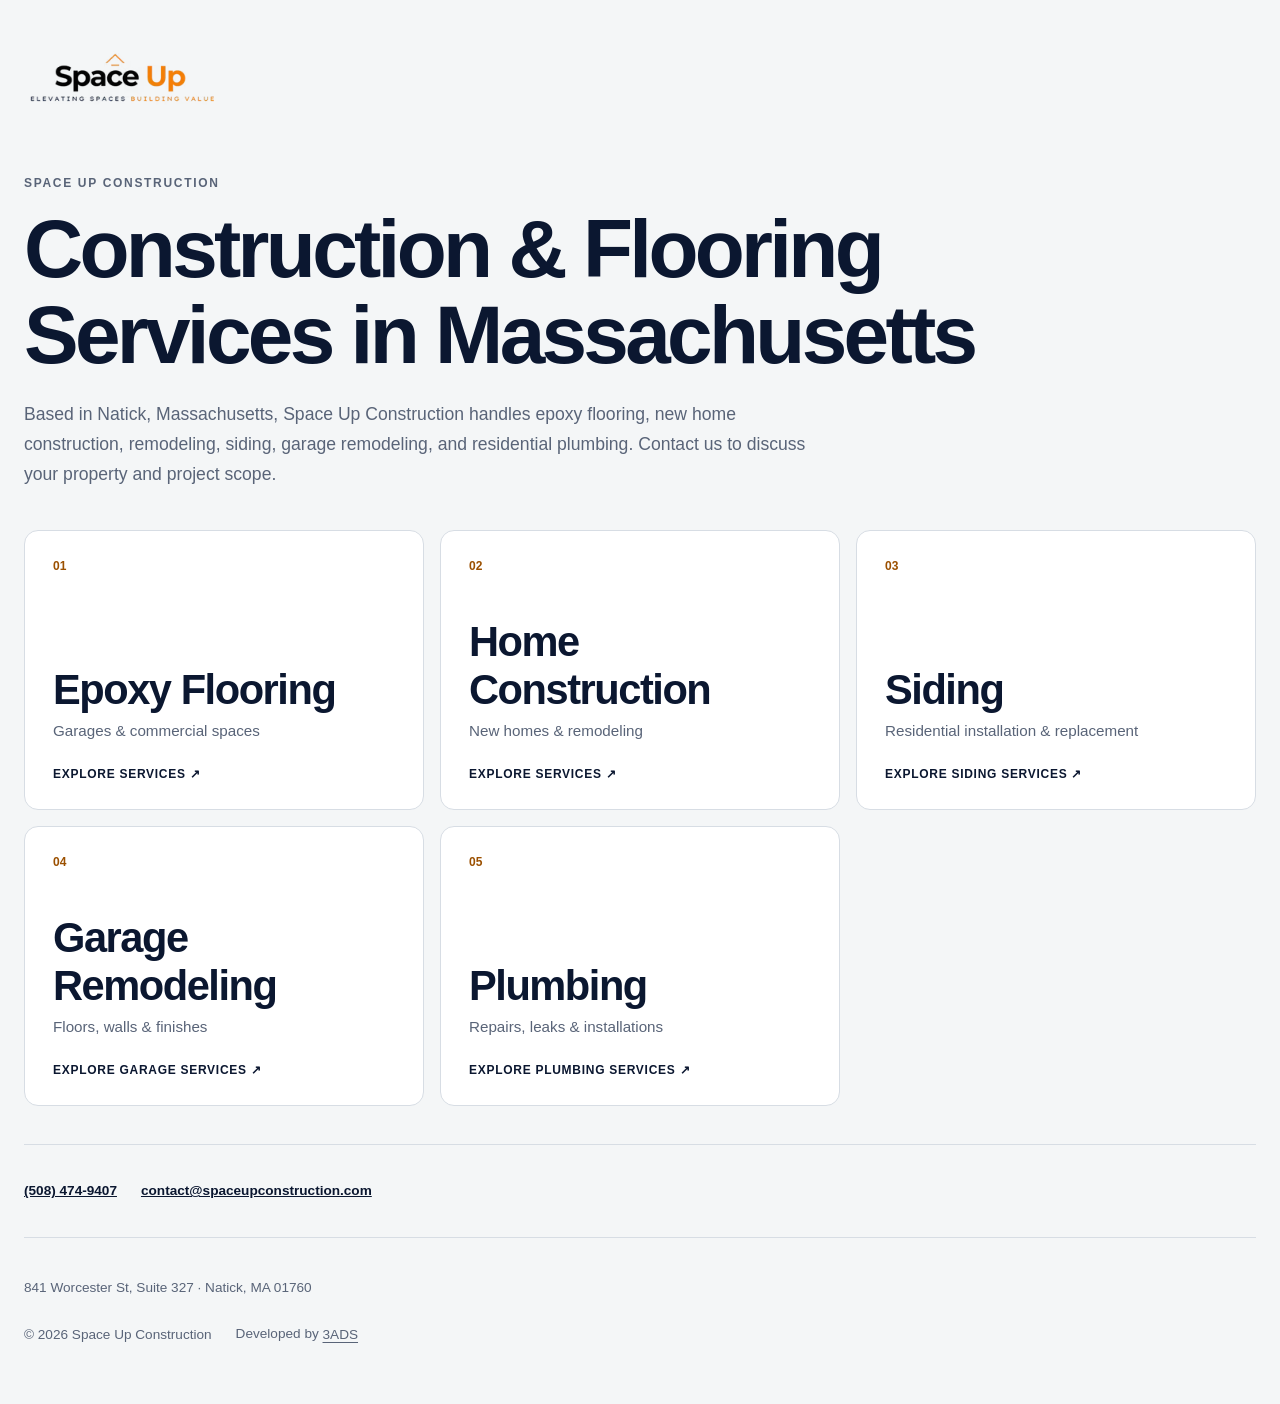
<file: index.html>
<!doctype html>
<html lang="en-US">
<head>
  <meta charset="utf-8">
  <link rel="preconnect" href="https://www.googletagmanager.com">
  <link rel="preload" href="https://www.googletagmanager.com/gtm.js?id=GTM-52FS343L" as="script" fetchpriority="high">
  <!-- Google Tag Manager: keep the inline script and its CSP SHA-256 hash in sync. -->
  <script>(function(w,d,s,l,i){w[l]=w[l]||[];w[l].push({'gtm.start':
new Date().getTime(),event:'gtm.js'});var f=d.getElementsByTagName(s)[0],
j=d.createElement(s),dl=l!='dataLayer'?'&l='+l:'';j.async=true;
j.setAttribute('fetchpriority','high');j.src=
'https://www.googletagmanager.com/gtm.js?id='+i+dl;
f.parentNode.insertBefore(j,f);
})(window,document,'script','dataLayer','GTM-52FS343L');</script>
  <!-- End Google Tag Manager -->
  <meta name="viewport" content="width=device-width, initial-scale=1">
  <meta name="description" content="Space Up Construction in Natick, MA: epoxy flooring, home construction, remodeling, siding, garage remodeling and plumbing. Call (508) 474-9407 to discuss your project.">
  <title>Construction &amp; Flooring Services in MA | Space Up</title>
  <link rel="stylesheet" href="styles.css?v=b971d40eade5">
  <meta name="theme-color" content="#0b1730">
  <meta name="robots" content="index, follow, max-image-preview:large">
  <link rel="canonical" href="https://services.spaceupconstruction.com/">
  <link rel="describedby" href="/llms.txt" type="text/plain">
  <meta property="og:type" content="website">
  <meta property="og:site_name" content="Space Up Construction">
  <meta property="og:locale" content="en_US">
  <meta property="og:title" content="Construction &amp; Flooring Services in MA | Space Up">
  <meta property="og:description" content="Space Up Construction in Natick, MA: epoxy flooring, home construction, remodeling, siding, garage remodeling and plumbing. Call (508) 474-9407 to discuss your project.">
  <meta property="og:url" content="https://services.spaceupconstruction.com/">
  <meta property="og:image" content="https://services.spaceupconstruction.com/epoxy-flooring/assets/flake-epoxy-1200.webp">
  <meta property="og:image:alt" content="Construction &amp; Flooring Services in Massachusetts">
  <meta name="twitter:card" content="summary_large_image">
  <meta name="twitter:title" content="Construction &amp; Flooring Services in MA | Space Up">
  <meta name="twitter:description" content="Space Up Construction in Natick, MA: epoxy flooring, home construction, remodeling, siding, garage remodeling and plumbing. Call (508) 474-9407 to discuss your project.">
  <meta name="twitter:image" content="https://services.spaceupconstruction.com/epoxy-flooring/assets/flake-epoxy-1200.webp">
  <script type="application/ld+json">{"@context":"https://schema.org","@graph":[{"@type":"GeneralContractor","@id":"https://services.spaceupconstruction.com/#business","name":"Space Up Construction","url":"https://services.spaceupconstruction.com/","telephone":"+1-508-474-9407","email":"contact@spaceupconstruction.com","logo":"https://services.spaceupconstruction.com/epoxy-flooring/assets/space-up-logo.avif","address":{"@type":"PostalAddress","streetAddress":"841 Worcester St, Suite 327","addressLocality":"Natick","addressRegion":"MA","postalCode":"01760","addressCountry":"US"},"areaServed":{"@type":"State","name":"Massachusetts"}},{"@type":"WebSite","@id":"https://services.spaceupconstruction.com/#website","url":"https://services.spaceupconstruction.com/","name":"Space Up Construction","inLanguage":"en-US","publisher":{"@id":"https://services.spaceupconstruction.com/#business"}},{"@type":"WebPage","@id":"https://services.spaceupconstruction.com/#webpage","url":"https://services.spaceupconstruction.com/","name":"Construction & Flooring Services in MA | Space Up","description":"Space Up Construction in Natick, MA: epoxy flooring, home construction, remodeling, siding and painting. Call (508) 474-9407 to discuss your project.","inLanguage":"en-US","isPartOf":{"@id":"https://services.spaceupconstruction.com/#website"},"about":{"@id":"https://services.spaceupconstruction.com/#business"}}]}</script>
  <link rel="icon" href="/assets/favicon-32.png" type="image/png" sizes="32x32">
  <link rel="apple-touch-icon" href="/assets/apple-touch-icon.png">
</head>
<body>
  <!-- Google Tag Manager (noscript) -->
  <noscript><iframe src="https://www.googletagmanager.com/ns.html?id=GTM-52FS343L" height="0" width="0" hidden title="Google Tag Manager"></iframe></noscript>
  <!-- End Google Tag Manager (noscript) -->
  <a class="skip-link" href="#main">Skip to content</a>
  <main id="main">
    <img class="logo" src="epoxy-flooring/assets/space-up-logo-240.avif" srcset="epoxy-flooring/assets/space-up-logo-240.avif 240w, epoxy-flooring/assets/space-up-logo.avif 412w" sizes="190px" width="412" height="130" alt="Space Up Construction">
    <p class="eyebrow">Space Up Construction</p>
    <h1>Construction &amp; Flooring Services in Massachusetts</h1>
    <p class="intro">Based in Natick, Massachusetts, Space Up Construction handles epoxy flooring, new home construction, remodeling, siding, garage remodeling, and residential plumbing. Contact us to discuss your property and project scope.</p>
    <div class="links">
      <a href="epoxy-flooring/"><span>01</span><strong>Epoxy Flooring</strong><small>Garages &amp; commercial spaces</small><b>Explore services ↗</b></a>
      <a href="home-construction/"><span>02</span><strong>Home Construction</strong><small>New homes &amp; remodeling</small><b>Explore services ↗</b></a>
      <a href="siding-finishing/"><span>03</span><strong>Siding</strong><small>Residential installation &amp; replacement</small><b>Explore siding services ↗</b></a>
      <a href="garage-remodeling/"><span>04</span><strong>Garage Remodeling</strong><small>Floors, walls &amp; finishes</small><b>Explore garage services ↗</b></a>
      <a href="plumbing/"><span>05</span><strong>Plumbing</strong><small>Repairs, leaks &amp; installations</small><b>Explore plumbing services ↗</b></a>
    </div>
    <div class="contact"><a href="tel:+15084749407">(508) 474-9407</a><a href="mailto:contact@spaceupconstruction.com">contact@spaceupconstruction.com</a></div>
    <footer><p>841 Worcester St, Suite 327 · Natick, MA 01760</p><span>© 2026 Space Up Construction</span><span class="developer-credit">Developed by <a href="https://3ads.com.br/">3ADS</a></span></footer>
  </main>
</body>
</html>
</file>
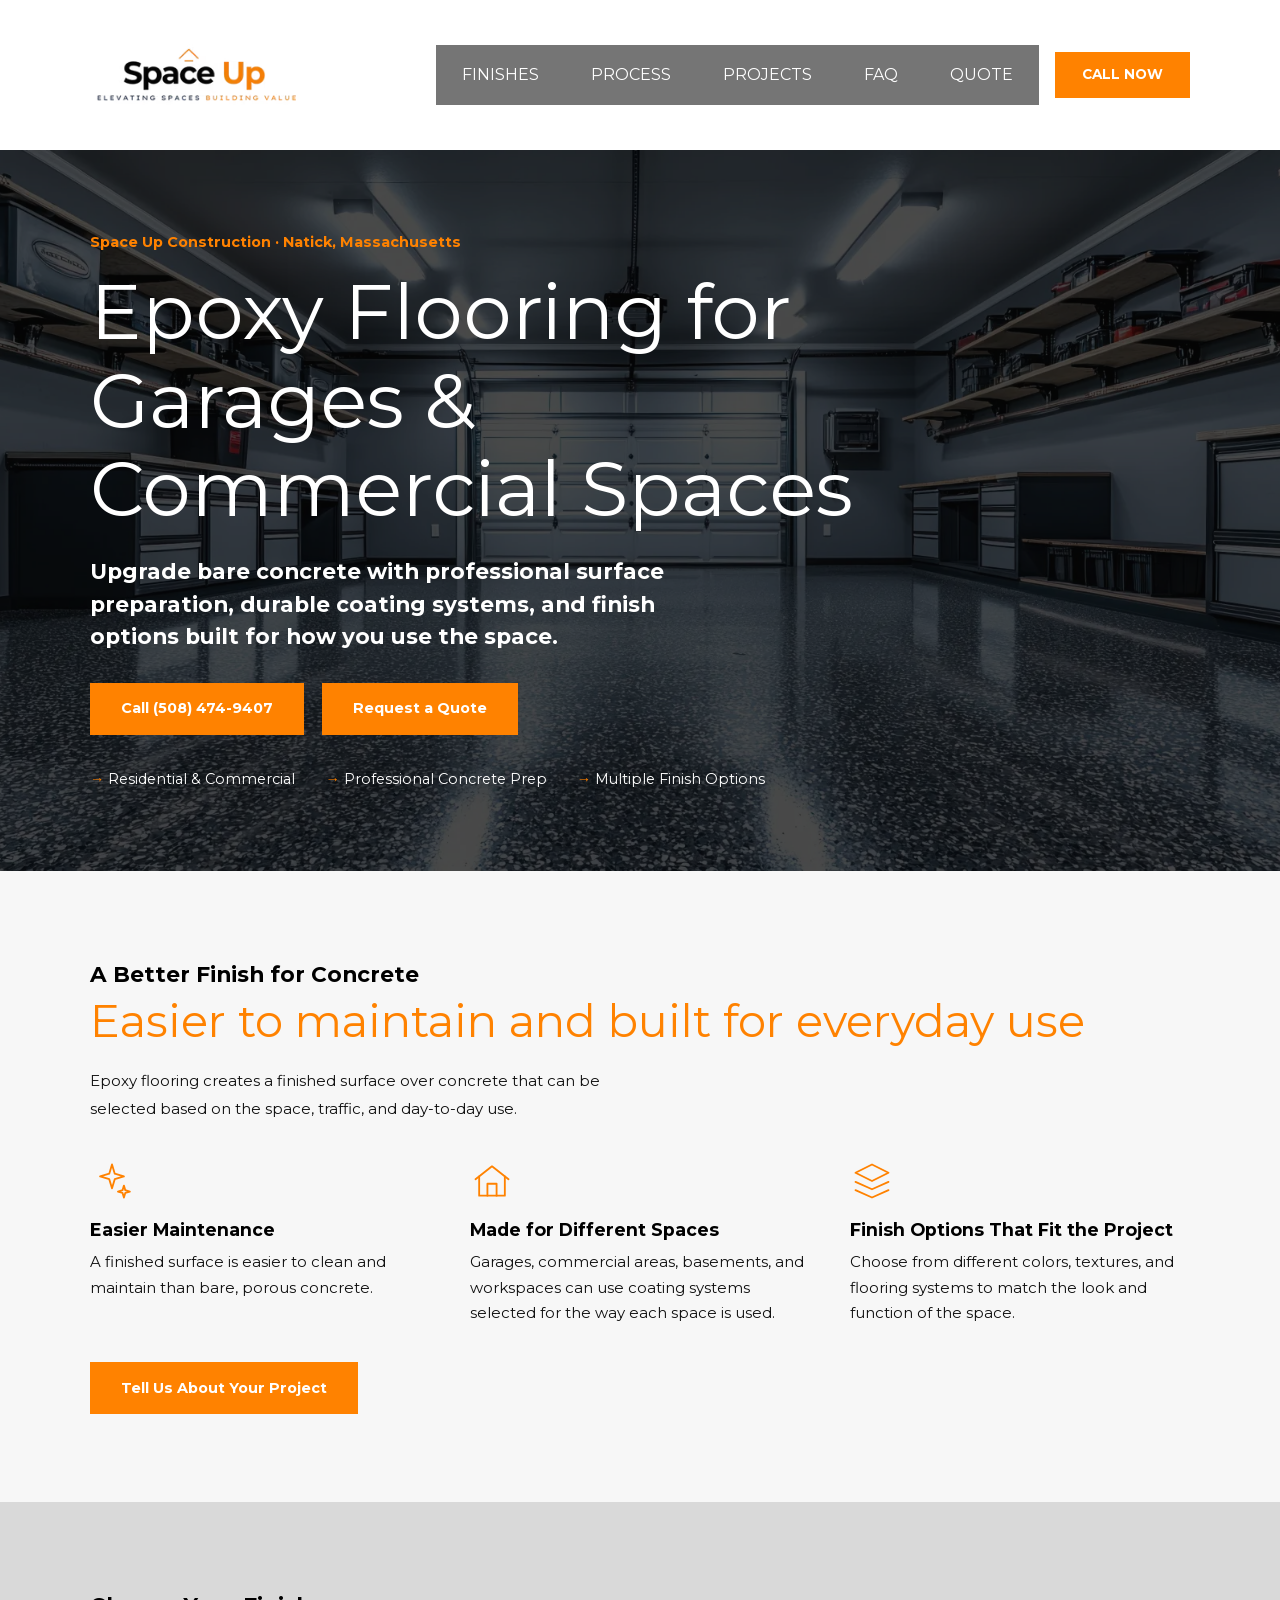
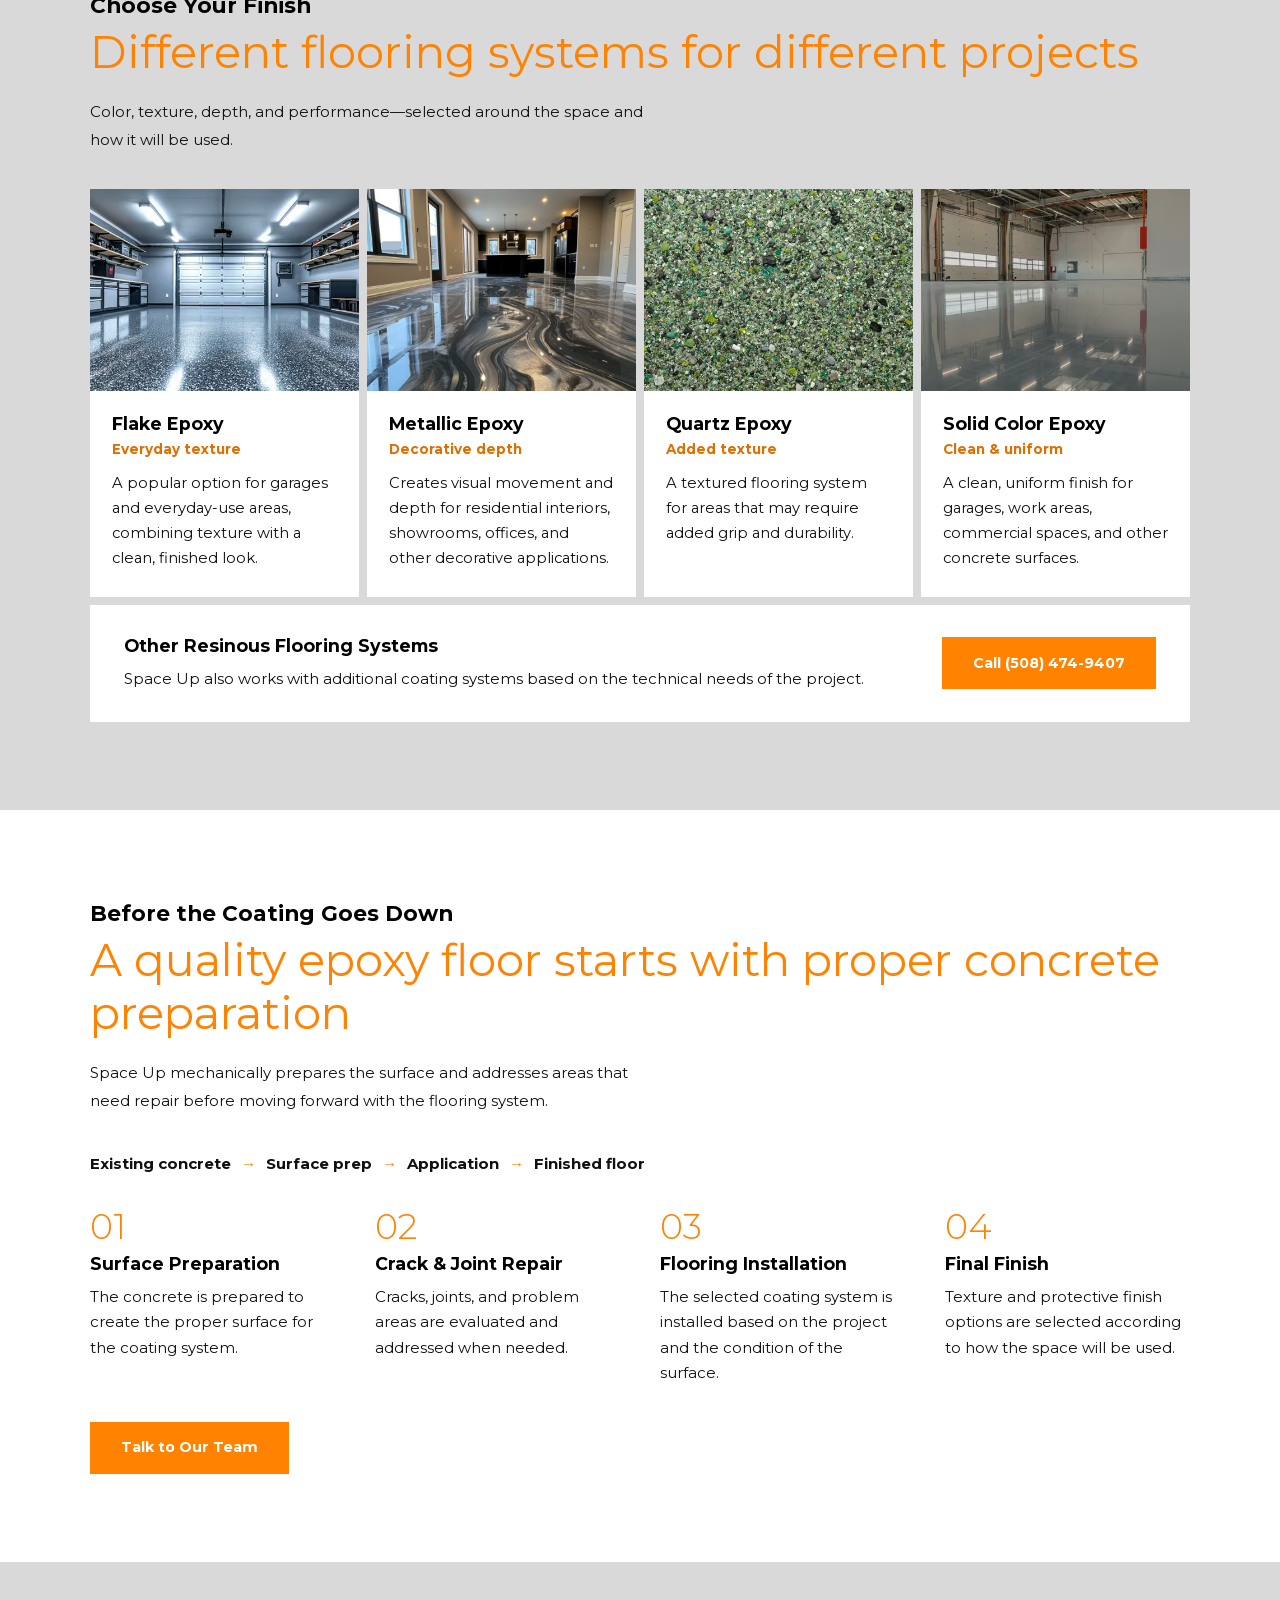
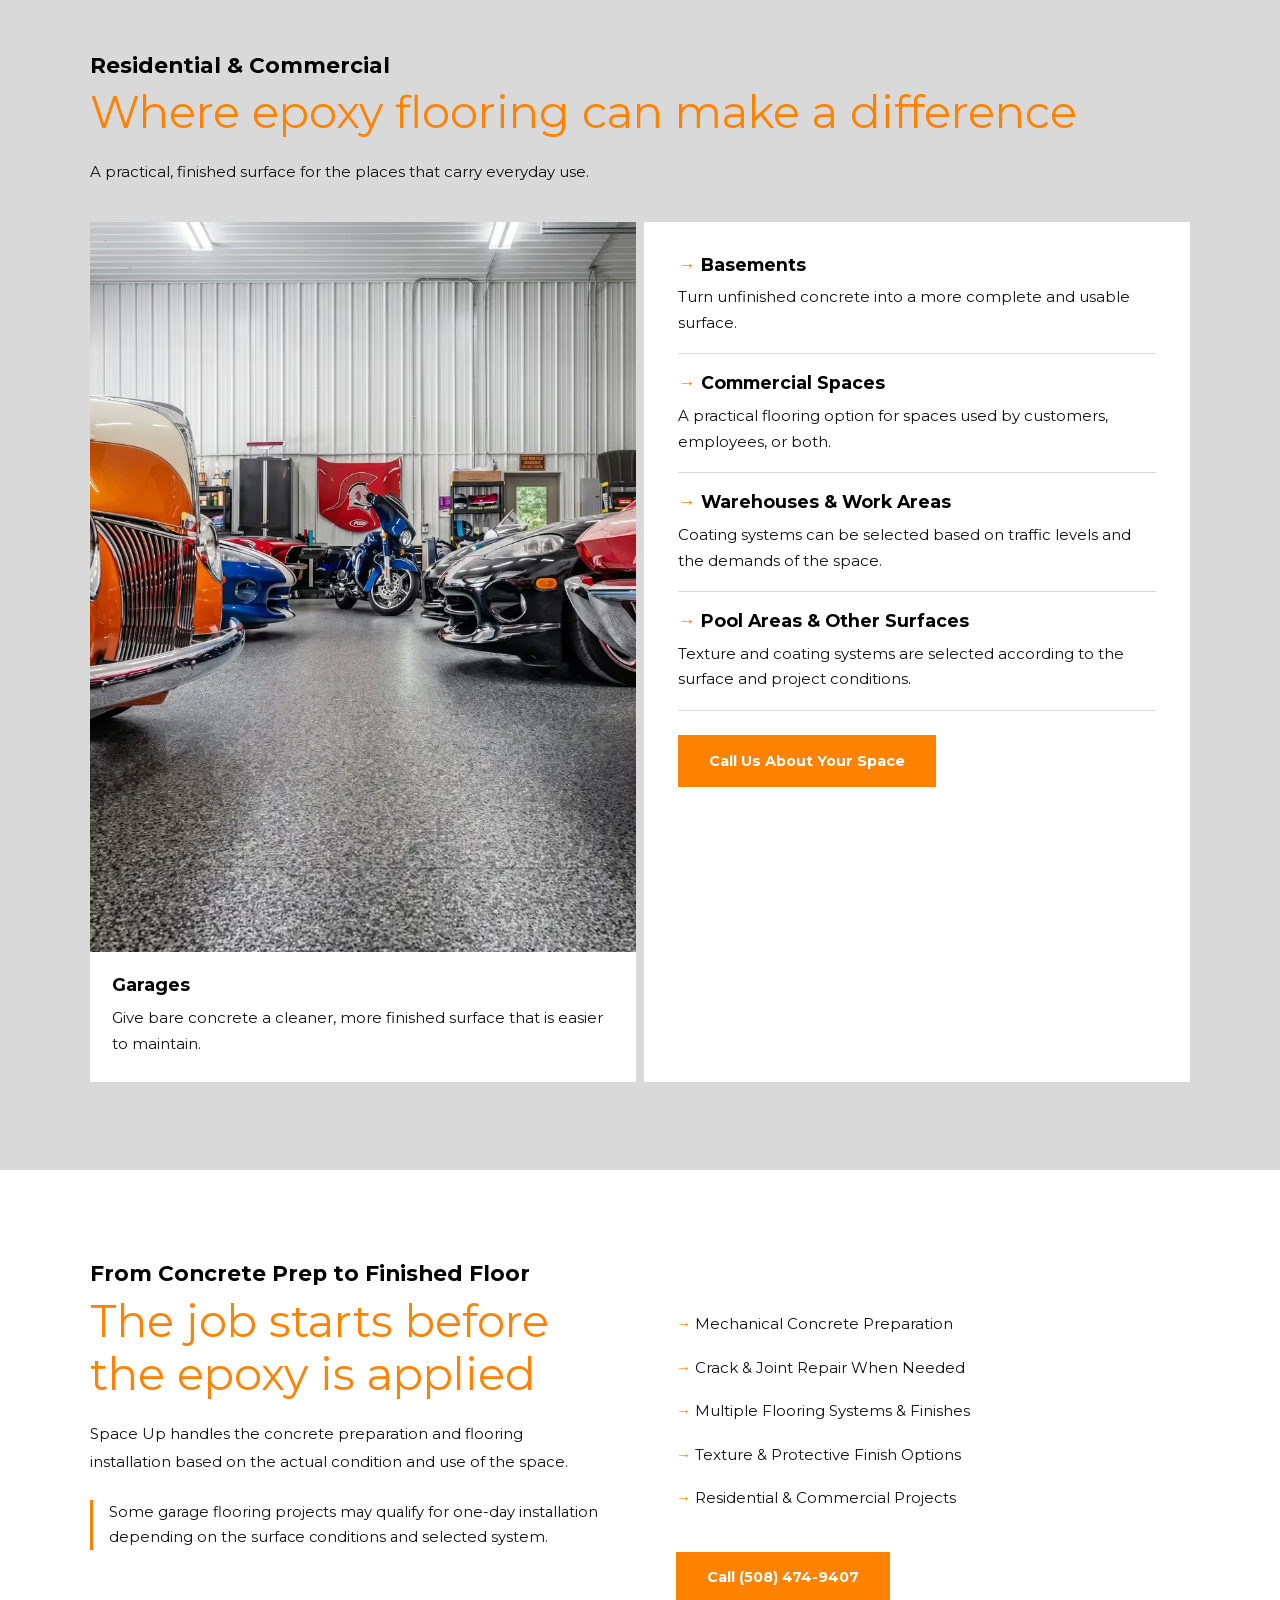
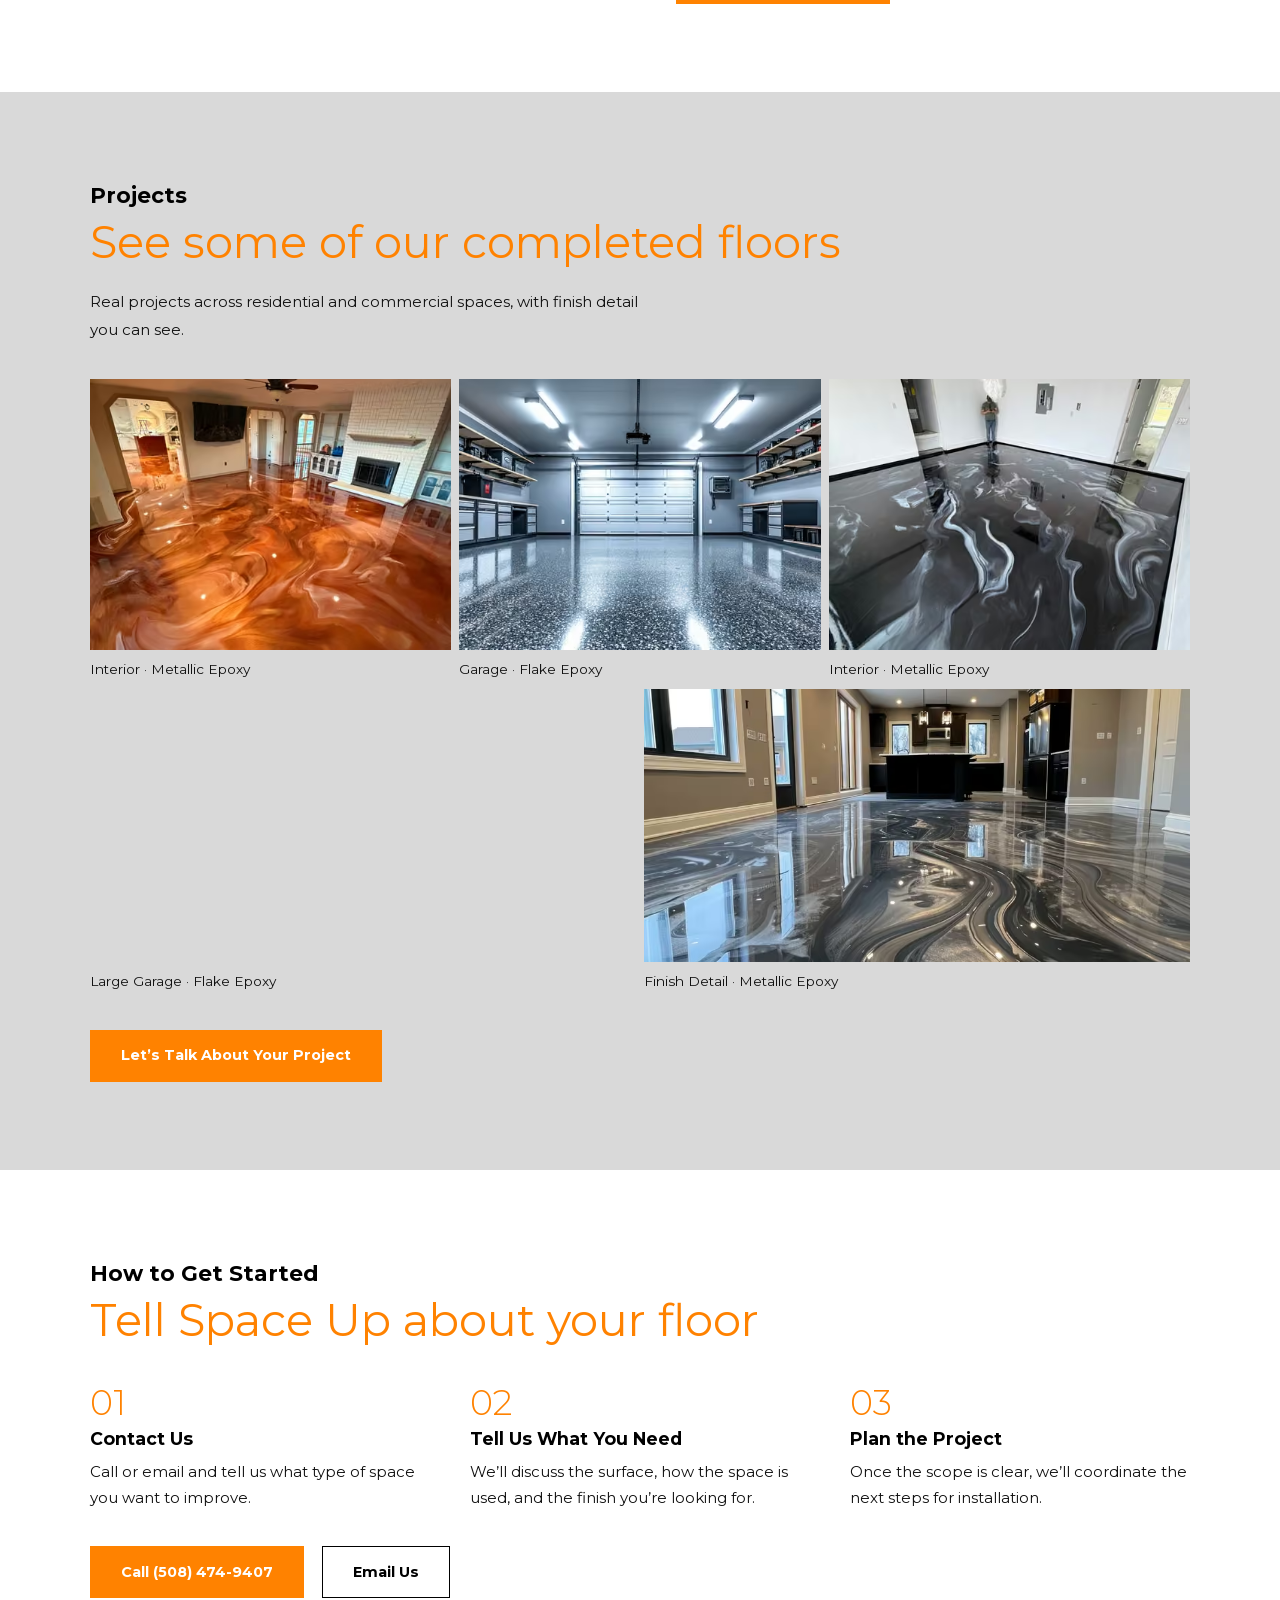
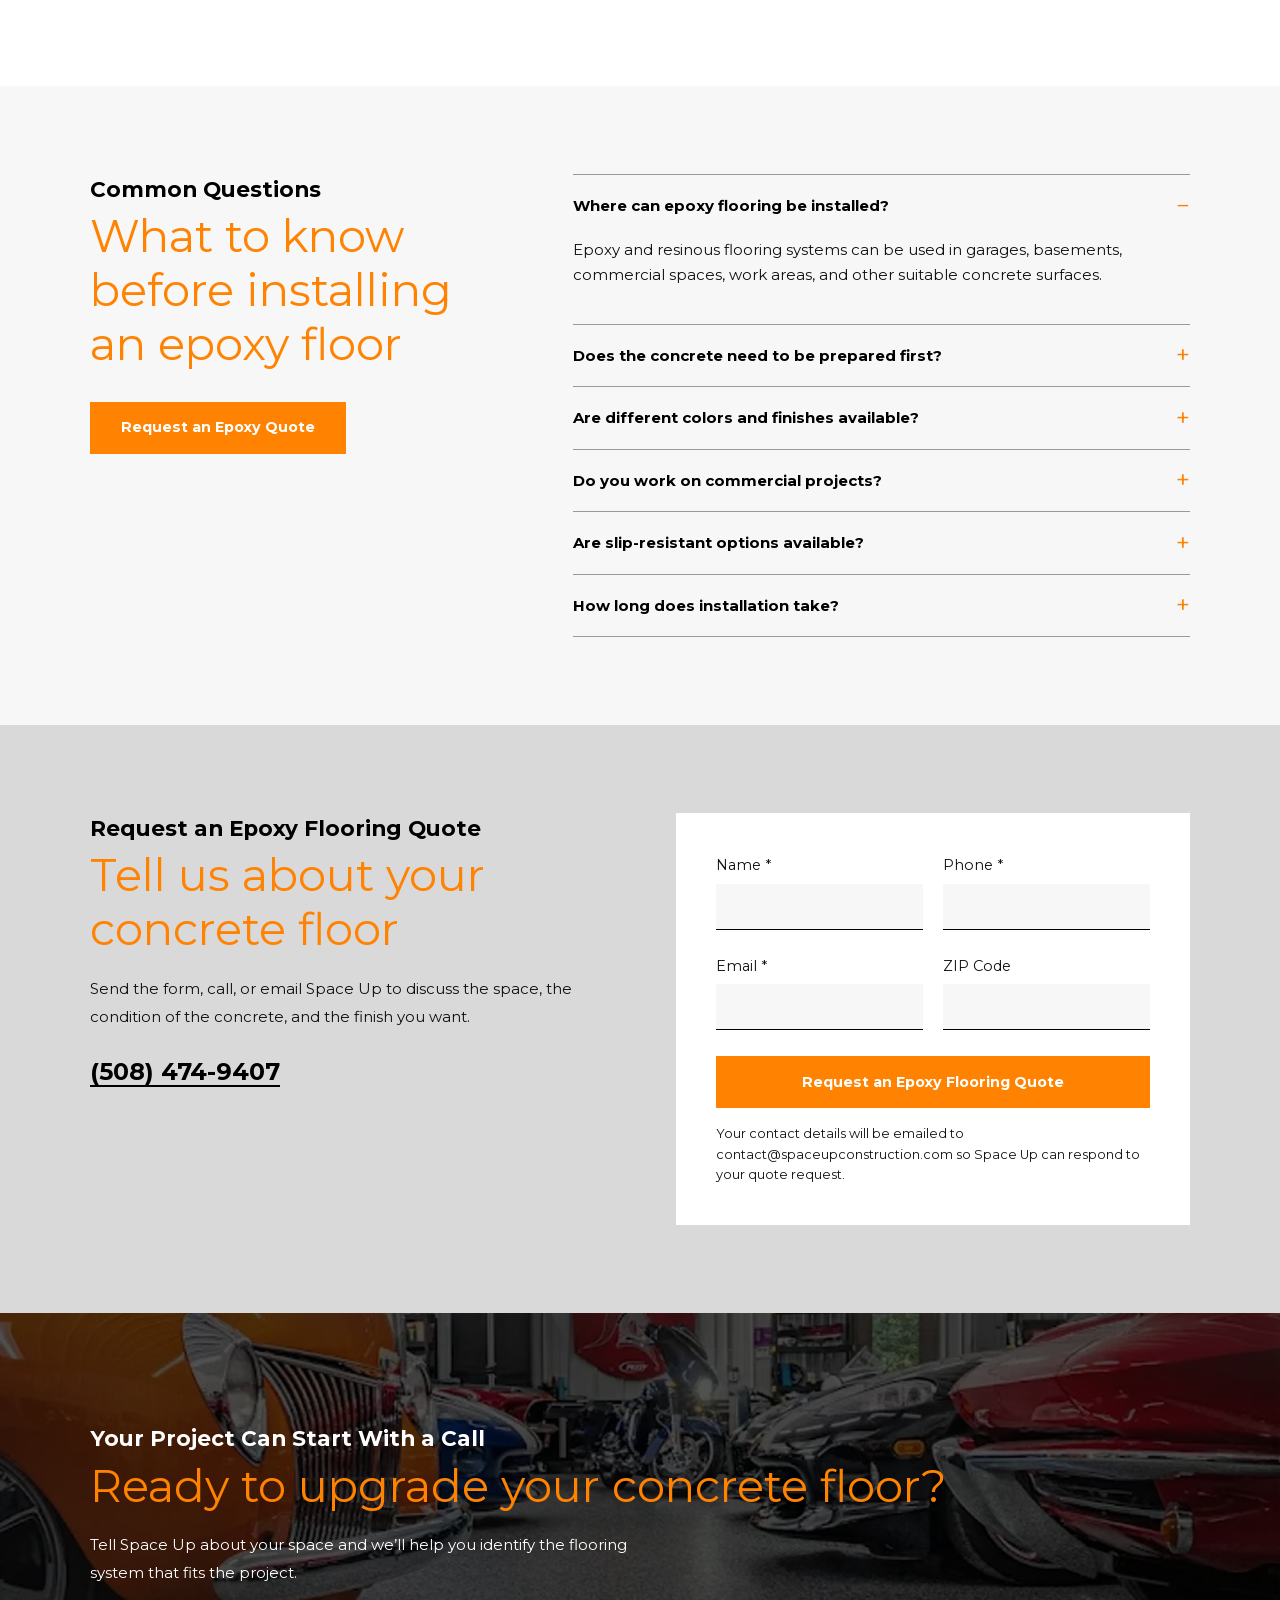
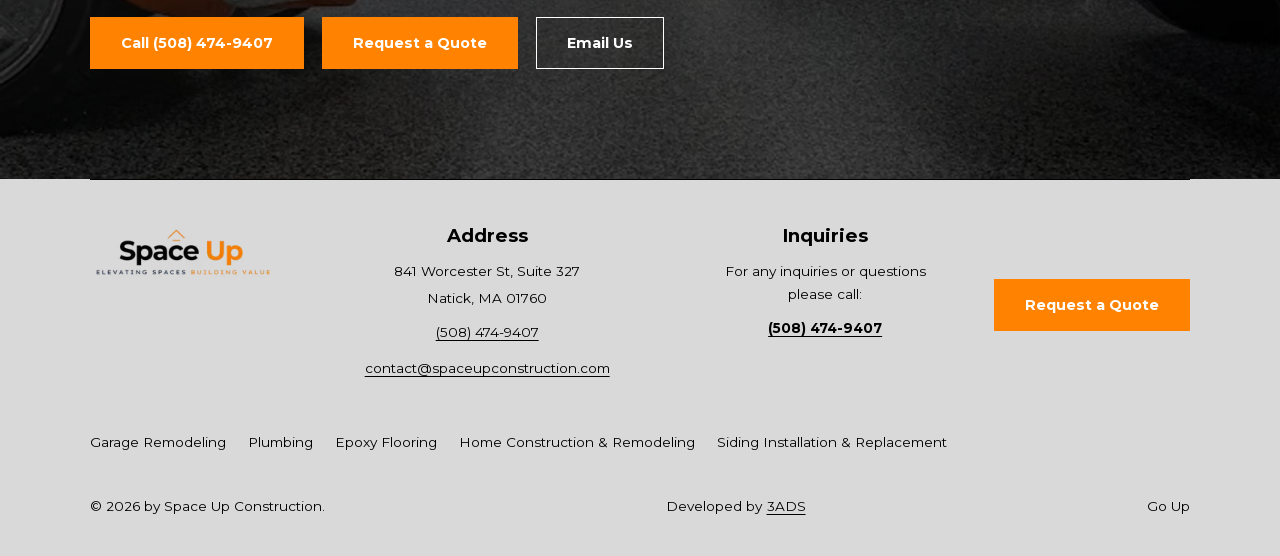
<file: epoxy-flooring-v2/index.html>
<!doctype html>
<html lang="en-US">
<head>
  <meta charset="utf-8">
  <link rel="preconnect" href="https://www.googletagmanager.com">
  <link rel="preload" href="https://www.googletagmanager.com/gtm.js?id=GTM-52FS343L" as="script" fetchpriority="high">
  <!-- Google Tag Manager: keep the inline script and its CSP SHA-256 hash in sync. -->
  <script>(function(w,d,s,l,i){w[l]=w[l]||[];w[l].push({'gtm.start':
new Date().getTime(),event:'gtm.js'});var f=d.getElementsByTagName(s)[0],
j=d.createElement(s),dl=l!='dataLayer'?'&l='+l:'';j.async=true;
j.setAttribute('fetchpriority','high');j.src=
'https://www.googletagmanager.com/gtm.js?id='+i+dl;
f.parentNode.insertBefore(j,f);
})(window,document,'script','dataLayer','GTM-52FS343L');</script>
  <!-- End Google Tag Manager -->
  <meta name="viewport" content="width=device-width, initial-scale=1">
  <meta name="description" content="Epoxy garage and commercial flooring in Natick, Massachusetts. Explore flake, metallic, quartz and solid color finishes. Call Space Up at (508) 474-9407.">
  <title>Epoxy Flooring in Natick, MA | Space Up Construction</title>
  <link rel="preload" href="../assets/fonts/montserrat-latin.woff2" as="font" type="font/woff2" crossorigin>
  <link rel="stylesheet" href="../assets/site-v2.css?v=37ffa15f82b0">
  <script src="../assets/site.js?v=6fc0fdb012df" defer></script>
  <meta name="theme-color" content="#ffffff">
  <!-- V2 layout preview: kept out of the index until it replaces /epoxy-flooring/. -->
  <meta name="robots" content="noindex, follow">
  <link rel="canonical" href="https://services.spaceupconstruction.com/epoxy-flooring/">
  <link rel="describedby" href="/llms.txt" type="text/plain">
  <meta property="og:type" content="website">
  <meta property="og:site_name" content="Space Up Construction">
  <meta property="og:locale" content="en_US">
  <meta property="og:title" content="Epoxy Flooring in Natick, MA | Space Up Construction">
  <meta property="og:description" content="Epoxy garage and commercial flooring in Natick, Massachusetts. Explore flake, metallic, quartz and solid color finishes. Call Space Up at (508) 474-9407.">
  <meta property="og:url" content="https://services.spaceupconstruction.com/epoxy-flooring/">
  <meta property="og:image" content="https://services.spaceupconstruction.com/epoxy-flooring/assets/flake-epoxy-1200.webp">
  <meta property="og:image:alt" content="Epoxy Flooring">
  <meta name="twitter:card" content="summary_large_image">
  <meta name="twitter:title" content="Epoxy Flooring in Natick, MA | Space Up Construction">
  <meta name="twitter:description" content="Epoxy garage and commercial flooring in Natick, Massachusetts. Explore flake, metallic, quartz and solid color finishes. Call Space Up at (508) 474-9407.">
  <meta name="twitter:image" content="https://services.spaceupconstruction.com/epoxy-flooring/assets/flake-epoxy-1200.webp">
  <script type="application/ld+json">{"@context":"https://schema.org","@graph":[{"@type":"GeneralContractor","@id":"https://services.spaceupconstruction.com/#business","name":"Space Up Construction","url":"https://services.spaceupconstruction.com/","telephone":"+1-508-474-9407","email":"contact@spaceupconstruction.com","logo":"https://services.spaceupconstruction.com/epoxy-flooring/assets/space-up-logo.avif","address":{"@type":"PostalAddress","streetAddress":"841 Worcester St, Suite 327","addressLocality":"Natick","addressRegion":"MA","postalCode":"01760","addressCountry":"US"},"areaServed":{"@type":"State","name":"Massachusetts"}},{"@type":"WebSite","@id":"https://services.spaceupconstruction.com/#website","url":"https://services.spaceupconstruction.com/","name":"Space Up Construction","inLanguage":"en-US","publisher":{"@id":"https://services.spaceupconstruction.com/#business"}},{"@type":"Service","@id":"https://services.spaceupconstruction.com/epoxy-flooring/#service","name":"Epoxy Flooring","serviceType":"Epoxy Flooring","url":"https://services.spaceupconstruction.com/epoxy-flooring/","description":"Epoxy garage and commercial flooring in Natick, Massachusetts. Explore flake, metallic, quartz and solid color finishes. Call Space Up at (508) 474-9407.","provider":{"@id":"https://services.spaceupconstruction.com/#business"},"areaServed":{"@type":"State","name":"Massachusetts"}},{"@type":"BreadcrumbList","@id":"https://services.spaceupconstruction.com/epoxy-flooring/#breadcrumbs","itemListElement":[{"@type":"ListItem","position":1,"name":"Services","item":"https://services.spaceupconstruction.com/"},{"@type":"ListItem","position":2,"name":"Epoxy Flooring","item":"https://services.spaceupconstruction.com/epoxy-flooring/"}]},{"@type":"FAQPage","@id":"https://services.spaceupconstruction.com/epoxy-flooring/#faq","mainEntity":[{"@type":"Question","name":"Where can epoxy flooring be installed?","acceptedAnswer":{"@type":"Answer","text":"Epoxy and resinous flooring systems can be used in garages, basements, commercial spaces, work areas, and other suitable concrete surfaces."}},{"@type":"Question","name":"Does the concrete need to be prepared first?","acceptedAnswer":{"@type":"Answer","text":"Yes. The condition of the concrete is evaluated and the surface must be properly prepared before the coating system is installed."}},{"@type":"Question","name":"Are different colors and finishes available?","acceptedAnswer":{"@type":"Answer","text":"Yes. Options include flake, metallic, quartz, solid color, and other resinous flooring systems."}},{"@type":"Question","name":"Do you work on commercial projects?","acceptedAnswer":{"@type":"Answer","text":"Yes. Space Up works with both residential and commercial flooring projects."}},{"@type":"Question","name":"Are slip-resistant options available?","acceptedAnswer":{"@type":"Answer","text":"Yes. Texture and finish options can be selected based on the needs of the space."}},{"@type":"Question","name":"How long does installation take?","acceptedAnswer":{"@type":"Answer","text":"Timing depends on the size of the area, the condition of the concrete, and the flooring system selected. Some garage projects may qualify for one-day installation."}}]},{"@type":"WebPage","@id":"https://services.spaceupconstruction.com/epoxy-flooring/#webpage","url":"https://services.spaceupconstruction.com/epoxy-flooring/","name":"Epoxy Flooring in Natick, MA | Space Up Construction","description":"Epoxy garage and commercial flooring in Natick, Massachusetts. Explore flake, metallic, quartz and solid color finishes. Call Space Up at (508) 474-9407.","inLanguage":"en-US","isPartOf":{"@id":"https://services.spaceupconstruction.com/#website"},"about":{"@id":"https://services.spaceupconstruction.com/epoxy-flooring/#service"},"breadcrumb":{"@id":"https://services.spaceupconstruction.com/epoxy-flooring/#breadcrumbs"},"hasPart":{"@id":"https://services.spaceupconstruction.com/epoxy-flooring/#faq"}}]}</script>
  <link rel="icon" href="/assets/favicon-32.png" type="image/png" sizes="32x32">
  <link rel="apple-touch-icon" href="/assets/apple-touch-icon.png">
</head>
<body class="page-epoxy-v2">
  <!-- Google Tag Manager (noscript) -->
  <noscript><iframe src="https://www.googletagmanager.com/ns.html?id=GTM-52FS343L" height="0" width="0" hidden title="Google Tag Manager"></iframe></noscript>
  <!-- End Google Tag Manager (noscript) -->
  <a class="skip-link" href="#main">Skip to content</a>

  <header class="site-header" id="top">
    <div class="container header-inner">
      <a class="brand" href="#top" aria-label="Space Up Construction — home">
        <img src="../epoxy-flooring/assets/space-up-logo-240.avif" srcset="../epoxy-flooring/assets/space-up-logo-160.avif 160w, ../epoxy-flooring/assets/space-up-logo-240.avif 240w, ../epoxy-flooring/assets/space-up-logo.avif 412w" sizes="(min-width: 681px) 206px, 150px" width="412" height="130" alt="Space Up Construction">
      </a>
      <nav class="main-nav" aria-label="Main navigation">
        <a href="#finishes">Finishes</a>
        <a href="#process">Process</a>
        <a href="#projects">Projects</a>
        <a href="#faq">FAQ</a>
        <a href="#quote">Quote</a>
      </nav>
      <a class="button header-call" href="tel:+15084749407" aria-label="Call Now: Space Up Construction at (508) 474-9407">Call Now</a>
    </div>
  </header>

  <main id="main">
    <section class="hero" aria-labelledby="hero-title">
      <div class="hero-media"><picture><source media="(min-width: 900px)" type="image/webp" srcset="assets/hero-garage-1200.webp 1200w, assets/hero-garage-1600.webp 1600w, assets/hero-garage-2000.webp 2000w" sizes="100vw"><source type="image/avif" srcset="../epoxy-flooring/assets/flake-epoxy-480.avif 480w, ../epoxy-flooring/assets/flake-epoxy-800.avif 800w, ../epoxy-flooring/assets/flake-epoxy-1200.avif 1200w" sizes="100vw"><img src="../epoxy-flooring/assets/flake-epoxy-1200.webp" srcset="../epoxy-flooring/assets/flake-epoxy-480.webp 480w, ../epoxy-flooring/assets/flake-epoxy-800.webp 800w, ../epoxy-flooring/assets/flake-epoxy-1200.webp 1200w" sizes="100vw" width="1200" height="900" alt="Finished gray flake epoxy floor in a residential garage" decoding="async" fetchpriority="high" loading="eager"></picture></div>
      <div class="container hero-content">
        <p class="hero-eyebrow">Space Up Construction · Natick, Massachusetts</p>
        <h1 id="hero-title">Epoxy Flooring for Garages &amp; Commercial Spaces</h1>
        <p class="hero-description">Upgrade bare concrete with professional surface preparation, durable coating systems, and finish options built for how you use the space.</p>
        <div class="button-row hero-actions">
          <a class="button" href="tel:+15084749407">Call (508) 474-9407</a>
          <a class="button" href="#quote">Request a Quote</a>
        </div>
        <ul class="hero-proof" aria-label="Service highlights">
          <li>Residential &amp; Commercial</li>
          <li>Professional Concrete Prep</li>
          <li>Multiple Finish Options</li>
        </ul>
      </div>
    </section>

    <section class="section section--light" aria-labelledby="better-finish-title">
      <div class="container">
        <div class="section-head">
          <p class="section-label">A Better Finish for Concrete</p>
          <h2 id="better-finish-title">Easier to maintain and built for everyday use</h2>
          <p class="lead">Epoxy flooring creates a finished surface over concrete that can be selected based on the space, traffic, and day-to-day use.</p>
        </div>
        <div class="benefit-grid">
          <article class="benefit"><svg class="icon" viewBox="0 0 48 48" fill="none" aria-hidden="true"><path d="M24 6l3 10 10 3-10 3-3 10-3-10-10-3 10-3 3-10Z"/><path d="M37 29l1.5 5 5 1.5-5 1.5-1.5 5-1.5-5-5-1.5 5-1.5 1.5-5Z"/></svg><h3>Easier Maintenance</h3><p>A finished surface is easier to clean and maintain than bare, porous concrete.</p></article>
          <article class="benefit"><svg class="icon" viewBox="0 0 48 48" fill="none" aria-hidden="true"><path d="M6 22 24 8l18 14"/><path d="M10 19v21h28V19"/><path d="M19 40V27h10v13"/></svg><h3>Made for Different Spaces</h3><p>Garages, commercial areas, basements, and workspaces can use coating systems selected for the way each space is used.</p></article>
          <article class="benefit"><svg class="icon" viewBox="0 0 48 48" fill="none" aria-hidden="true"><path d="M6 34 24 42l18-8"/><path d="M6 25 24 33l18-8"/><path d="M24 6 6 15l18 9 18-9-18-9Z"/></svg><h3>Finish Options That Fit the Project</h3><p>Choose from different colors, textures, and flooring systems to match the look and function of the space.</p></article>
        </div>
        <a class="button" href="tel:+15084749407">Tell Us About Your Project</a>
      </div>
    </section>

    <section class="section section--gray" id="finishes" aria-labelledby="finishes-title">
      <div class="container">
        <div class="section-head">
          <p class="section-label">Choose Your Finish</p>
          <h2 id="finishes-title">Different flooring systems for different projects</h2>
          <p class="lead">Color, texture, depth, and performance—selected around the space and how it will be used.</p>
        </div>
        <div class="finish-grid">
          <article class="finish-card"><picture><source type="image/avif" srcset="../epoxy-flooring/assets/flake-epoxy-480.avif 480w, ../epoxy-flooring/assets/flake-epoxy-800.avif 800w, ../epoxy-flooring/assets/flake-epoxy-1200.avif 1200w" sizes="(min-width: 981px) 300px, (min-width: 681px) 50vw, 100vw"><img src="../epoxy-flooring/assets/flake-epoxy-1200.webp" srcset="../epoxy-flooring/assets/flake-epoxy-480.webp 480w, ../epoxy-flooring/assets/flake-epoxy-800.webp 800w, ../epoxy-flooring/assets/flake-epoxy-1200.webp 1200w" sizes="(min-width: 981px) 300px, (min-width: 681px) 50vw, 100vw" width="1200" height="900" alt="Gray flake epoxy garage floor" loading="lazy" decoding="async"></picture><div class="finish-body"><h3>Flake Epoxy</h3><p class="finish-kind">Everyday texture</p><p>A popular option for garages and everyday-use areas, combining texture with a clean, finished look.</p></div></article>
          <article class="finish-card"><picture><source type="image/avif" srcset="../epoxy-flooring/assets/metallic-epoxy-480.avif 480w, ../epoxy-flooring/assets/metallic-epoxy-800.avif 800w, ../epoxy-flooring/assets/metallic-epoxy-1200.avif 1200w" sizes="(min-width: 981px) 300px, (min-width: 681px) 50vw, 100vw"><img src="../epoxy-flooring/assets/metallic-epoxy-1200.webp" srcset="../epoxy-flooring/assets/metallic-epoxy-480.webp 480w, ../epoxy-flooring/assets/metallic-epoxy-800.webp 800w, ../epoxy-flooring/assets/metallic-epoxy-1200.webp 1200w" sizes="(min-width: 981px) 300px, (min-width: 681px) 50vw, 100vw" width="1200" height="900" alt="Dark metallic epoxy floor with visible depth and movement" loading="lazy" decoding="async"></picture><div class="finish-body"><h3>Metallic Epoxy</h3><p class="finish-kind">Decorative depth</p><p>Creates visual movement and depth for residential interiors, showrooms, offices, and other decorative applications.</p></div></article>
          <article class="finish-card"><picture><source type="image/avif" srcset="../epoxy-flooring/assets/quartz-epoxy-480.avif 480w, ../epoxy-flooring/assets/quartz-epoxy-800.avif 800w, ../epoxy-flooring/assets/quartz-epoxy-1200.avif 1200w" sizes="(min-width: 981px) 300px, (min-width: 681px) 50vw, 100vw"><img src="../epoxy-flooring/assets/quartz-epoxy-1200.webp" srcset="../epoxy-flooring/assets/quartz-epoxy-480.webp 480w, ../epoxy-flooring/assets/quartz-epoxy-800.webp 800w, ../epoxy-flooring/assets/quartz-epoxy-1200.webp 1200w" sizes="(min-width: 981px) 300px, (min-width: 681px) 50vw, 100vw" width="1200" height="900" alt="Close detail of a green and gray quartz flooring blend" loading="lazy" decoding="async"></picture><div class="finish-body"><h3>Quartz Epoxy</h3><p class="finish-kind">Added texture</p><p>A textured flooring system for areas that may require added grip and durability.</p></div></article>
          <article class="finish-card"><picture><source type="image/avif" srcset="../epoxy-flooring/assets/solid-color-epoxy-480.avif 480w, ../epoxy-flooring/assets/solid-color-epoxy-800.avif 800w, ../epoxy-flooring/assets/solid-color-epoxy-1200.avif 1200w, ../epoxy-flooring/assets/solid-color-epoxy-1600.avif 1600w" sizes="(min-width: 981px) 300px, (min-width: 681px) 50vw, 100vw"><img src="../epoxy-flooring/assets/solid-color-epoxy-1200.webp" srcset="../epoxy-flooring/assets/solid-color-epoxy-480.webp 480w, ../epoxy-flooring/assets/solid-color-epoxy-800.webp 800w, ../epoxy-flooring/assets/solid-color-epoxy-1200.webp 1200w, ../epoxy-flooring/assets/solid-color-epoxy-1600.webp 1600w" sizes="(min-width: 981px) 300px, (min-width: 681px) 50vw, 100vw" width="6000" height="4242" alt="Glossy solid color epoxy floor in a large commercial workspace" loading="lazy" decoding="async"></picture><div class="finish-body"><h3>Solid Color Epoxy</h3><p class="finish-kind">Clean &amp; uniform</p><p>A clean, uniform finish for garages, work areas, commercial spaces, and other concrete surfaces.</p></div></article>
        </div>
        <article class="finish-other">
          <div><h3>Other Resinous Flooring Systems</h3><p>Space Up also works with additional coating systems based on the technical needs of the project.</p></div>
          <a class="button" href="tel:+15084749407">Call (508) 474-9407</a>
        </article>
      </div>
    </section>

    <section class="section" id="process" aria-labelledby="process-title">
      <div class="container">
        <div class="section-head">
          <p class="section-label">Before the Coating Goes Down</p>
          <h2 id="process-title">A quality epoxy floor starts with proper concrete preparation</h2>
          <p class="lead">Space Up mechanically prepares the surface and addresses areas that need repair before moving forward with the flooring system.</p>
        </div>
        <p class="process-line" aria-hidden="true"><span>Existing concrete</span><span>Surface prep</span><span>Application</span><span>Finished floor</span></p>
        <div class="steps">
          <article class="step"><span class="step-number">01</span><h3>Surface Preparation</h3><p>The concrete is prepared to create the proper surface for the coating system.</p></article>
          <article class="step"><span class="step-number">02</span><h3>Crack &amp; Joint Repair</h3><p>Cracks, joints, and problem areas are evaluated and addressed when needed.</p></article>
          <article class="step"><span class="step-number">03</span><h3>Flooring Installation</h3><p>The selected coating system is installed based on the project and the condition of the surface.</p></article>
          <article class="step"><span class="step-number">04</span><h3>Final Finish</h3><p>Texture and protective finish options are selected according to how the space will be used.</p></article>
        </div>
        <a class="button" href="tel:+15084749407">Talk to Our Team</a>
      </div>
    </section>

    <section class="section section--gray" aria-labelledby="uses-title">
      <div class="container">
        <div class="section-head">
          <p class="section-label">Residential &amp; Commercial</p>
          <h2 id="uses-title">Where epoxy flooring can make a difference</h2>
          <p class="lead">A practical, finished surface for the places that carry everyday use.</p>
        </div>
        <div class="uses-grid">
          <figure class="use-feature"><picture><source type="image/avif" srcset="../epoxy-flooring/assets/garage-cars-2k-480.avif 480w, ../epoxy-flooring/assets/garage-cars-2k-800.avif 800w, ../epoxy-flooring/assets/garage-cars-2k-1200.avif 1200w, ../epoxy-flooring/assets/garage-cars-2k-1600.avif 1600w" sizes="(min-width: 681px) 50vw, 100vw"><img src="../epoxy-flooring/assets/garage-cars-2k-1200.webp" srcset="../epoxy-flooring/assets/garage-cars-2k-480.webp 480w, ../epoxy-flooring/assets/garage-cars-2k-800.webp 800w, ../epoxy-flooring/assets/garage-cars-2k-1200.webp 1200w, ../epoxy-flooring/assets/garage-cars-2k-1600.webp 1600w" sizes="(min-width: 681px) 50vw, 100vw" width="1792" height="2400" alt="Finished flake epoxy floor in a large vehicle garage" loading="lazy" decoding="async"></picture><figcaption><h3>Garages</h3><p>Give bare concrete a cleaner, more finished surface that is easier to maintain.</p></figcaption></figure>
          <div class="use-list">
            <article class="use-row"><h3>Basements</h3><p>Turn unfinished concrete into a more complete and usable surface.</p></article>
            <article class="use-row"><h3>Commercial Spaces</h3><p>A practical flooring option for spaces used by customers, employees, or both.</p></article>
            <article class="use-row"><h3>Warehouses &amp; Work Areas</h3><p>Coating systems can be selected based on traffic levels and the demands of the space.</p></article>
            <article class="use-row"><h3>Pool Areas &amp; Other Surfaces</h3><p>Texture and coating systems are selected according to the surface and project conditions.</p></article>
            <a class="button" href="tel:+15084749407">Call Us About Your Space</a>
          </div>
        </div>
      </div>
    </section>

    <section class="section" aria-labelledby="prep-title">
      <div class="container split">
        <div class="section-head">
          <p class="section-label">From Concrete Prep to Finished Floor</p>
          <h2 id="prep-title">The job starts before the epoxy is applied</h2>
          <p class="lead">Space Up handles the concrete preparation and flooring installation based on the actual condition and use of the space.</p>
          <p class="note">Some garage flooring projects may qualify for one-day installation depending on the surface conditions and selected system.</p>
        </div>
        <div>
          <ul class="arrow-list"><li>Mechanical Concrete Preparation</li><li>Crack &amp; Joint Repair When Needed</li><li>Multiple Flooring Systems &amp; Finishes</li><li>Texture &amp; Protective Finish Options</li><li>Residential &amp; Commercial Projects</li></ul>
          <a class="button" href="tel:+15084749407">Call (508) 474-9407</a>
        </div>
      </div>
    </section>

    <section class="section section--gray" id="projects" aria-labelledby="projects-title">
      <div class="container">
        <div class="section-head">
          <p class="section-label">Projects</p>
          <h2 id="projects-title">See some of our completed floors</h2>
          <p class="lead">Real projects across residential and commercial spaces, with finish detail you can see.</p>
        </div>
        <div class="gallery">
          <figure><picture><source type="image/avif" srcset="../epoxy-flooring/assets/project-01-480.avif 480w, ../epoxy-flooring/assets/project-01-800.avif 800w, ../epoxy-flooring/assets/project-01-1200.avif 1200w" sizes="(min-width: 681px) 33vw, 100vw"><img src="../epoxy-flooring/assets/project-01-1200.webp" srcset="../epoxy-flooring/assets/project-01-480.webp 480w, ../epoxy-flooring/assets/project-01-800.webp 800w, ../epoxy-flooring/assets/project-01-1200.webp 1200w" sizes="(min-width: 681px) 33vw, 100vw" width="1200" height="1200" alt="Copper metallic epoxy floor in a residential interior" loading="lazy" decoding="async"></picture><figcaption>Interior · Metallic Epoxy</figcaption></figure>
          <figure><picture><source type="image/avif" srcset="../epoxy-flooring/assets/flake-epoxy-480.avif 480w, ../epoxy-flooring/assets/flake-epoxy-800.avif 800w, ../epoxy-flooring/assets/flake-epoxy-1200.avif 1200w" sizes="(min-width: 681px) 33vw, 100vw"><img src="../epoxy-flooring/assets/flake-epoxy-1200.webp" srcset="../epoxy-flooring/assets/flake-epoxy-480.webp 480w, ../epoxy-flooring/assets/flake-epoxy-800.webp 800w, ../epoxy-flooring/assets/flake-epoxy-1200.webp 1200w" sizes="(min-width: 681px) 33vw, 100vw" width="1200" height="900" alt="Gray flake epoxy floor in a finished garage" loading="lazy" decoding="async"></picture><figcaption>Garage · Flake Epoxy</figcaption></figure>
          <figure><picture><source type="image/avif" srcset="../epoxy-flooring/assets/project-03-480.avif 480w, ../epoxy-flooring/assets/project-03-800.avif 800w, ../epoxy-flooring/assets/project-03-1200.avif 1200w" sizes="(min-width: 681px) 33vw, 100vw"><img src="../epoxy-flooring/assets/project-03-1200.webp" srcset="../epoxy-flooring/assets/project-03-480.webp 480w, ../epoxy-flooring/assets/project-03-800.webp 800w, ../epoxy-flooring/assets/project-03-1200.webp 1200w" sizes="(min-width: 681px) 33vw, 100vw" width="1200" height="1200" alt="Black and white metallic epoxy floor" loading="lazy" decoding="async"></picture><figcaption>Interior · Metallic Epoxy</figcaption></figure>
          <figure><picture><source type="image/avif" srcset="../epoxy-flooring/assets/project-02-480.avif 480w, ../epoxy-flooring/assets/project-02-800.avif 800w, ../epoxy-flooring/assets/project-02-1200.avif 1200w, ../epoxy-flooring/assets/project-02-1600.avif 1600w" sizes="(min-width: 681px) 50vw, 100vw"><img src="../epoxy-flooring/assets/project-02-1200.webp" srcset="../epoxy-flooring/assets/project-02-480.webp 480w, ../epoxy-flooring/assets/project-02-800.webp 800w, ../epoxy-flooring/assets/project-02-1200.webp 1200w, ../epoxy-flooring/assets/project-02-1600.webp 1600w" sizes="(min-width: 681px) 50vw, 100vw" width="1600" height="900" alt="Flake floor in a large vehicle garage" loading="lazy" decoding="async"></picture><figcaption>Large Garage · Flake Epoxy</figcaption></figure>
          <figure><picture><source type="image/avif" srcset="../epoxy-flooring/assets/metallic-epoxy-480.avif 480w, ../epoxy-flooring/assets/metallic-epoxy-800.avif 800w, ../epoxy-flooring/assets/metallic-epoxy-1200.avif 1200w" sizes="(min-width: 681px) 50vw, 100vw"><img src="../epoxy-flooring/assets/metallic-epoxy-1200.webp" srcset="../epoxy-flooring/assets/metallic-epoxy-480.webp 480w, ../epoxy-flooring/assets/metallic-epoxy-800.webp 800w, ../epoxy-flooring/assets/metallic-epoxy-1200.webp 1200w" sizes="(min-width: 681px) 50vw, 100vw" width="1200" height="900" alt="Close view of flowing gray metallic epoxy" loading="lazy" decoding="async"></picture><figcaption>Finish Detail · Metallic Epoxy</figcaption></figure>
        </div>
        <a class="button" href="tel:+15084749407">Let’s Talk About Your Project</a>
      </div>
    </section>

    <section class="section" aria-labelledby="start-title">
      <div class="container">
        <div class="section-head">
          <p class="section-label">How to Get Started</p>
          <h2 id="start-title">Tell Space Up about your floor</h2>
        </div>
        <div class="steps steps--three">
          <article class="step"><span class="step-number">01</span><h3>Contact Us</h3><p>Call or email and tell us what type of space you want to improve.</p></article>
          <article class="step"><span class="step-number">02</span><h3>Tell Us What You Need</h3><p>We’ll discuss the surface, how the space is used, and the finish you’re looking for.</p></article>
          <article class="step"><span class="step-number">03</span><h3>Plan the Project</h3><p>Once the scope is clear, we’ll coordinate the next steps for installation.</p></article>
        </div>
        <div class="button-row"><a class="button" href="tel:+15084749407">Call (508) 474-9407</a><a class="button button--outline" href="mailto:contact@spaceupconstruction.com">Email Us</a></div>
      </div>
    </section>

    <section class="section section--light" id="faq" aria-labelledby="faq-title">
      <div class="container split split--faq">
        <div class="section-head">
          <p class="section-label">Common Questions</p>
          <h2 id="faq-title">What to know before installing an epoxy floor</h2>
          <a class="button" href="#quote">Request an Epoxy Quote</a>
        </div>
        <div class="faq-list">
          <details name="faq" open><summary>Where can epoxy flooring be installed?</summary><p>Epoxy and resinous flooring systems can be used in garages, basements, commercial spaces, work areas, and other suitable concrete surfaces.</p></details>
          <details name="faq"><summary>Does the concrete need to be prepared first?</summary><p>Yes. The condition of the concrete is evaluated and the surface must be properly prepared before the coating system is installed.</p></details>
          <details name="faq"><summary>Are different colors and finishes available?</summary><p>Yes. Options include flake, metallic, quartz, solid color, and other resinous flooring systems.</p></details>
          <details name="faq"><summary>Do you work on commercial projects?</summary><p>Yes. Space Up works with both residential and commercial flooring projects.</p></details>
          <details name="faq"><summary>Are slip-resistant options available?</summary><p>Yes. Texture and finish options can be selected based on the needs of the space.</p></details>
          <details name="faq"><summary>How long does installation take?</summary><p>Timing depends on the size of the area, the condition of the concrete, and the flooring system selected. Some garage projects may qualify for one-day installation.</p></details>
        </div>
      </div>
    </section>

    <section class="section section--gray" id="quote" aria-labelledby="quote-title">
      <div class="container split split--quote">
        <div class="section-head">
          <p class="section-label">Request an Epoxy Flooring Quote</p>
          <h2 id="quote-title">Tell us about your concrete floor</h2>
          <p class="lead">Send the form, call, or email Space Up to discuss the space, the condition of the concrete, and the finish you want.</p>
          <a class="quote-phone" href="tel:+15084749407">(508) 474-9407</a>
        </div>
        <form class="quote-form" data-quote-form action="/submit-quote.php" method="post" accept-charset="UTF-8" aria-describedby="epoxy-form-note">
          <input type="hidden" name="service" value="Epoxy Flooring">
          <input type="hidden" name="submission_id" value="">
          <div class="form-trap" aria-hidden="true"><label for="epoxy-company-website">Leave this field blank</label><input id="epoxy-company-website" name="company_website" type="text" tabindex="-1" autocomplete="off"></div>
          <div class="form-grid">
            <div class="field"><label for="epoxy-name">Name <span aria-hidden="true">*</span></label><input id="epoxy-name" name="name" autocomplete="name" maxlength="120" required></div>
            <div class="field"><label for="epoxy-phone">Phone <span aria-hidden="true">*</span></label><input id="epoxy-phone" name="phone" type="tel" autocomplete="tel" maxlength="40" required></div>
            <div class="field"><label for="epoxy-email">Email <span aria-hidden="true">*</span></label><input id="epoxy-email" name="email" type="email" autocomplete="email" maxlength="254" required></div>
            <div class="field"><label for="epoxy-zip">ZIP Code</label><input id="epoxy-zip" name="zip" autocomplete="postal-code" inputmode="numeric" pattern="[0-9]{5}(-[0-9]{4})?" title="Enter a 5-digit ZIP code or ZIP+4." maxlength="10"></div>
          </div>
          <button class="button" type="submit">Request an Epoxy Flooring Quote</button>
          <p class="form-note" id="epoxy-form-note">Your contact details will be emailed to contact@spaceupconstruction.com so Space Up can respond to your quote request.</p>
          <p class="form-status" role="status" aria-live="polite" hidden></p>
        </form>
      </div>
    </section>

    <section class="cta-band" aria-labelledby="final-cta-title">
      <div class="cta-media"><picture><source type="image/avif" srcset="../epoxy-flooring/assets/project-02-480.avif 480w, ../epoxy-flooring/assets/project-02-800.avif 800w, ../epoxy-flooring/assets/project-02-1200.avif 1200w, ../epoxy-flooring/assets/project-02-1600.avif 1600w" sizes="100vw"><img src="../epoxy-flooring/assets/project-02-1200.webp" srcset="../epoxy-flooring/assets/project-02-480.webp 480w, ../epoxy-flooring/assets/project-02-800.webp 800w, ../epoxy-flooring/assets/project-02-1200.webp 1200w, ../epoxy-flooring/assets/project-02-1600.webp 1600w" sizes="100vw" width="1600" height="900" alt="" loading="lazy" decoding="async"></picture></div>
      <div class="container">
        <p class="section-label">Your Project Can Start With a Call</p>
        <h2 id="final-cta-title">Ready to upgrade your concrete floor?</h2>
        <p class="lead">Tell Space Up about your space and we’ll help you identify the flooring system that fits the project.</p>
        <div class="button-row"><a class="button" href="tel:+15084749407">Call (508) 474-9407</a><a class="button" href="#quote">Request a Quote</a><a class="button button--outline" href="mailto:contact@spaceupconstruction.com">Email Us</a></div>
      </div>
    </section>
  </main>

  <footer class="site-footer">
    <div class="container">
      <div class="footer-top">
        <div class="footer-brand"><img src="../epoxy-flooring/assets/space-up-logo-240.avif" srcset="../epoxy-flooring/assets/space-up-logo-160.avif 160w, ../epoxy-flooring/assets/space-up-logo-240.avif 240w, ../epoxy-flooring/assets/space-up-logo.avif 412w" sizes="(min-width: 681px) 206px, 150px" width="412" height="130" alt="Space Up Construction" loading="lazy" decoding="async"></div>
        <div class="footer-block"><h3>Address</h3><p>841 Worcester St, Suite 327</p><p>Natick, MA 01760</p><a href="tel:+15084749407">(508) 474-9407</a><a href="mailto:contact@spaceupconstruction.com">contact@spaceupconstruction.com</a></div>
        <div class="footer-block"><h3>Inquiries</h3><p>For any inquiries or questions please call:</p><a class="footer-phone" href="tel:+15084749407">(508) 474-9407</a></div>
        <div class="footer-action"><a class="button" href="#quote">Request a Quote</a></div>
      </div>
      <nav class="footer-services" aria-label="Our services"><a href="../garage-remodeling/">Garage Remodeling</a><a href="../plumbing/">Plumbing</a><a href="../epoxy-flooring/">Epoxy Flooring</a><a href="../home-construction/">Home Construction &amp; Remodeling</a><a href="../siding-finishing/">Siding Installation &amp; Replacement</a></nav>
      <div class="footer-bottom"><span>© 2026 by Space Up Construction.</span><span class="developer-credit">Developed by <a href="https://3ads.com.br/">3ADS</a></span><a href="#top">Go Up</a></div>
    </div>
  </footer>

  <a class="mobile-call" href="tel:+15084749407" aria-label="Call Now · (508) 474-9407 — Space Up Construction">Call Now · (508) 474-9407</a>
</body>
</html>
</file>
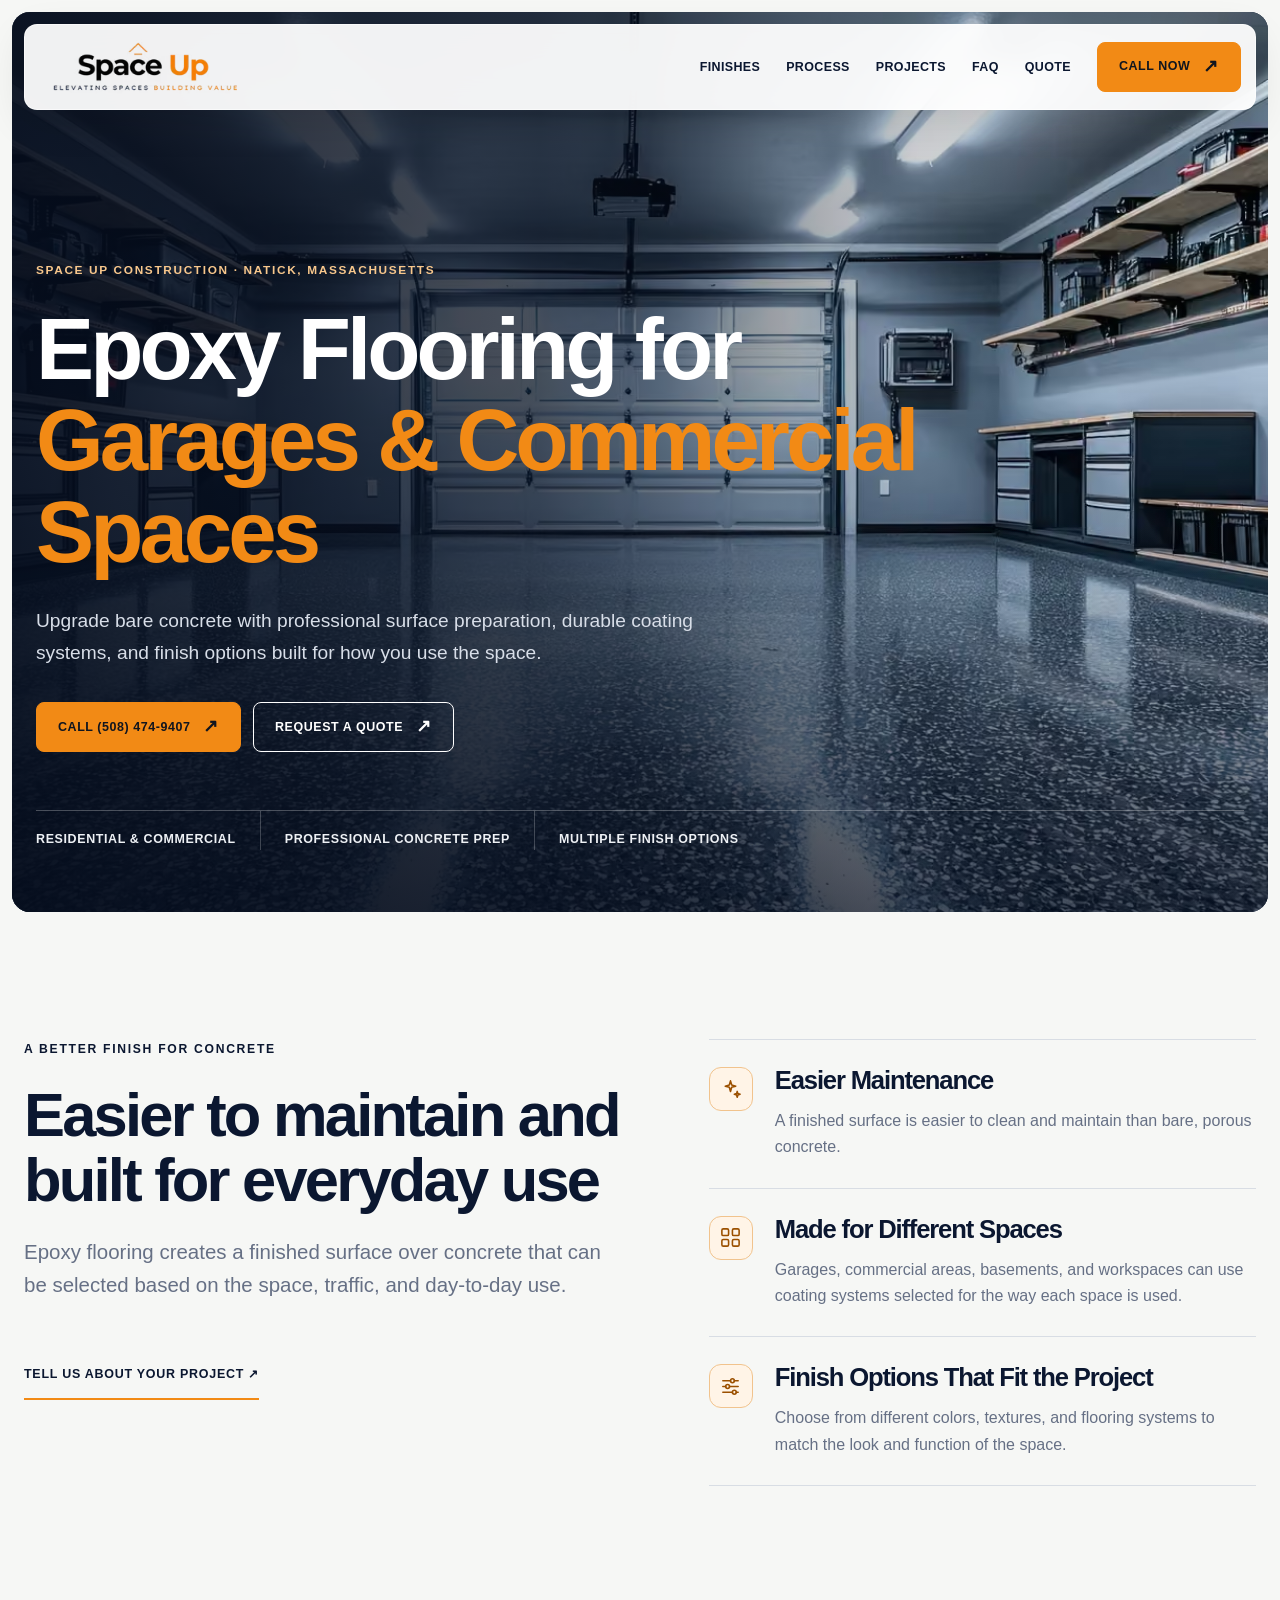
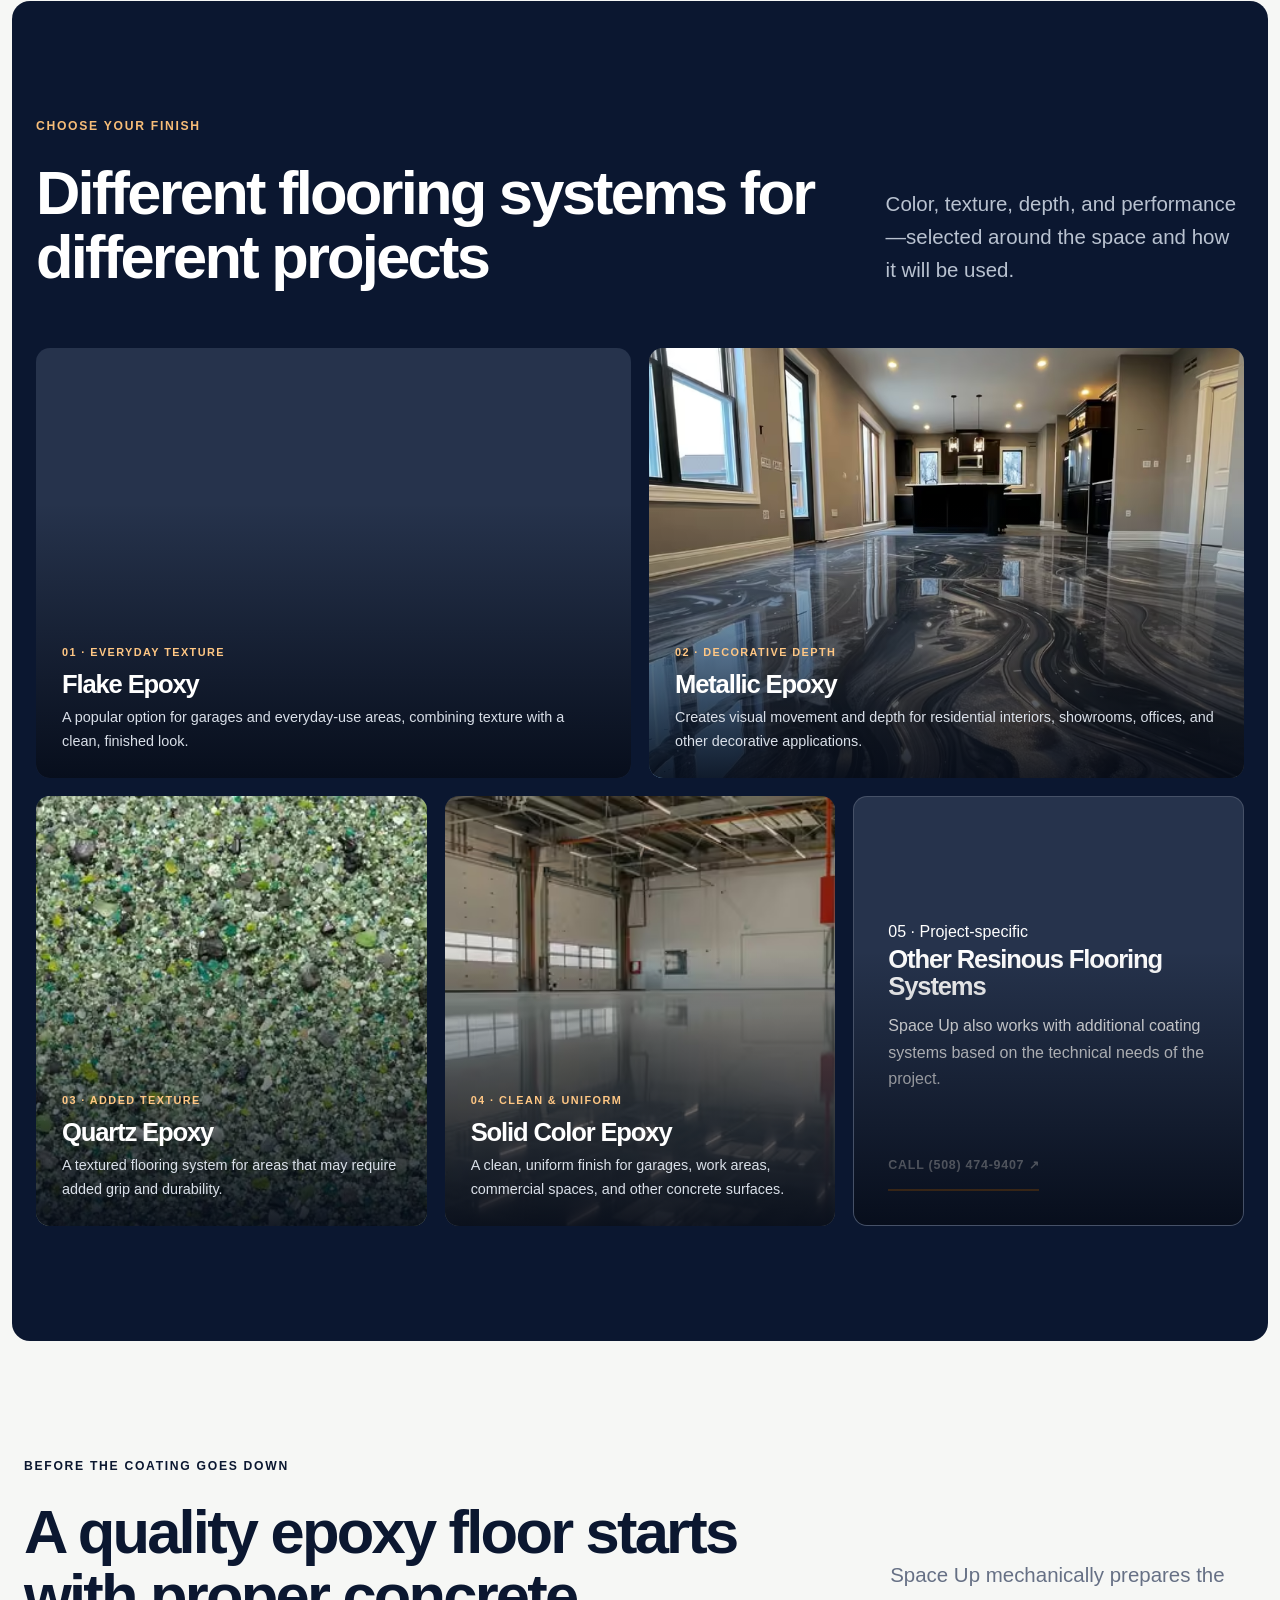
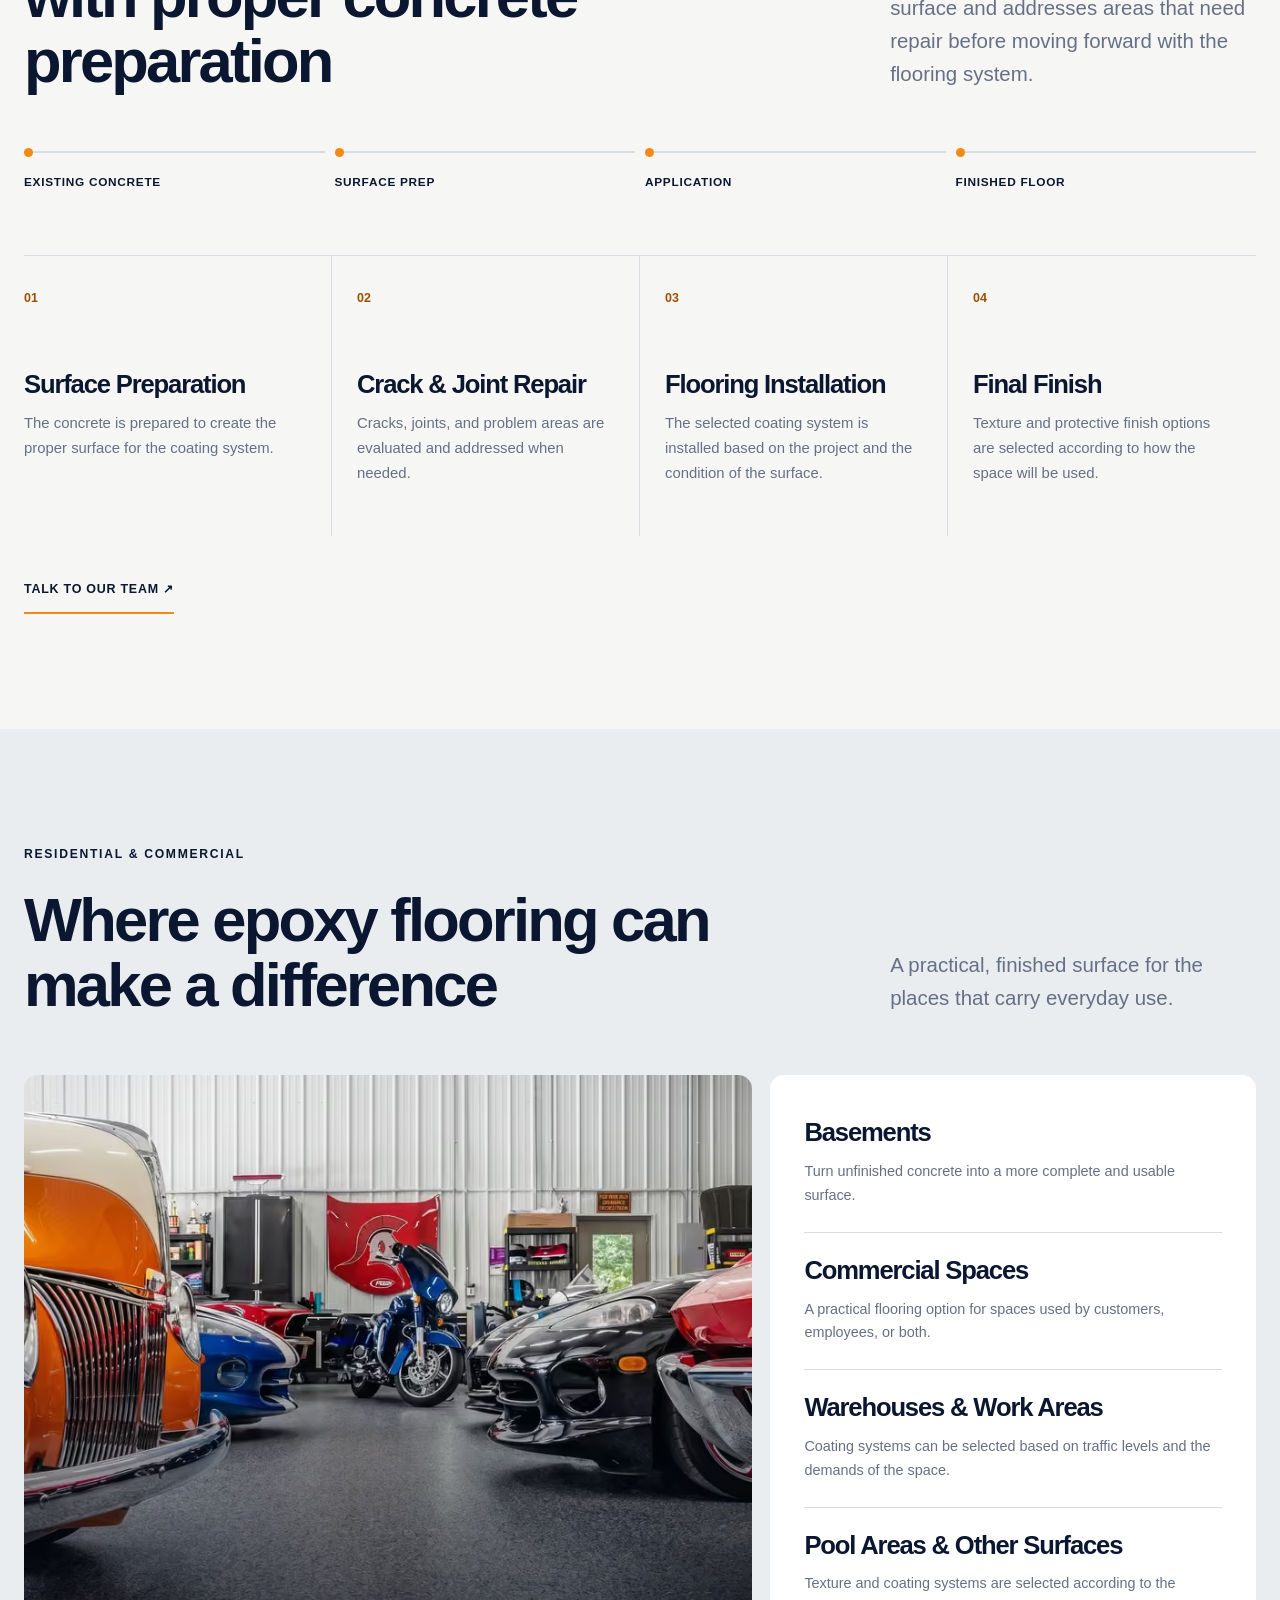
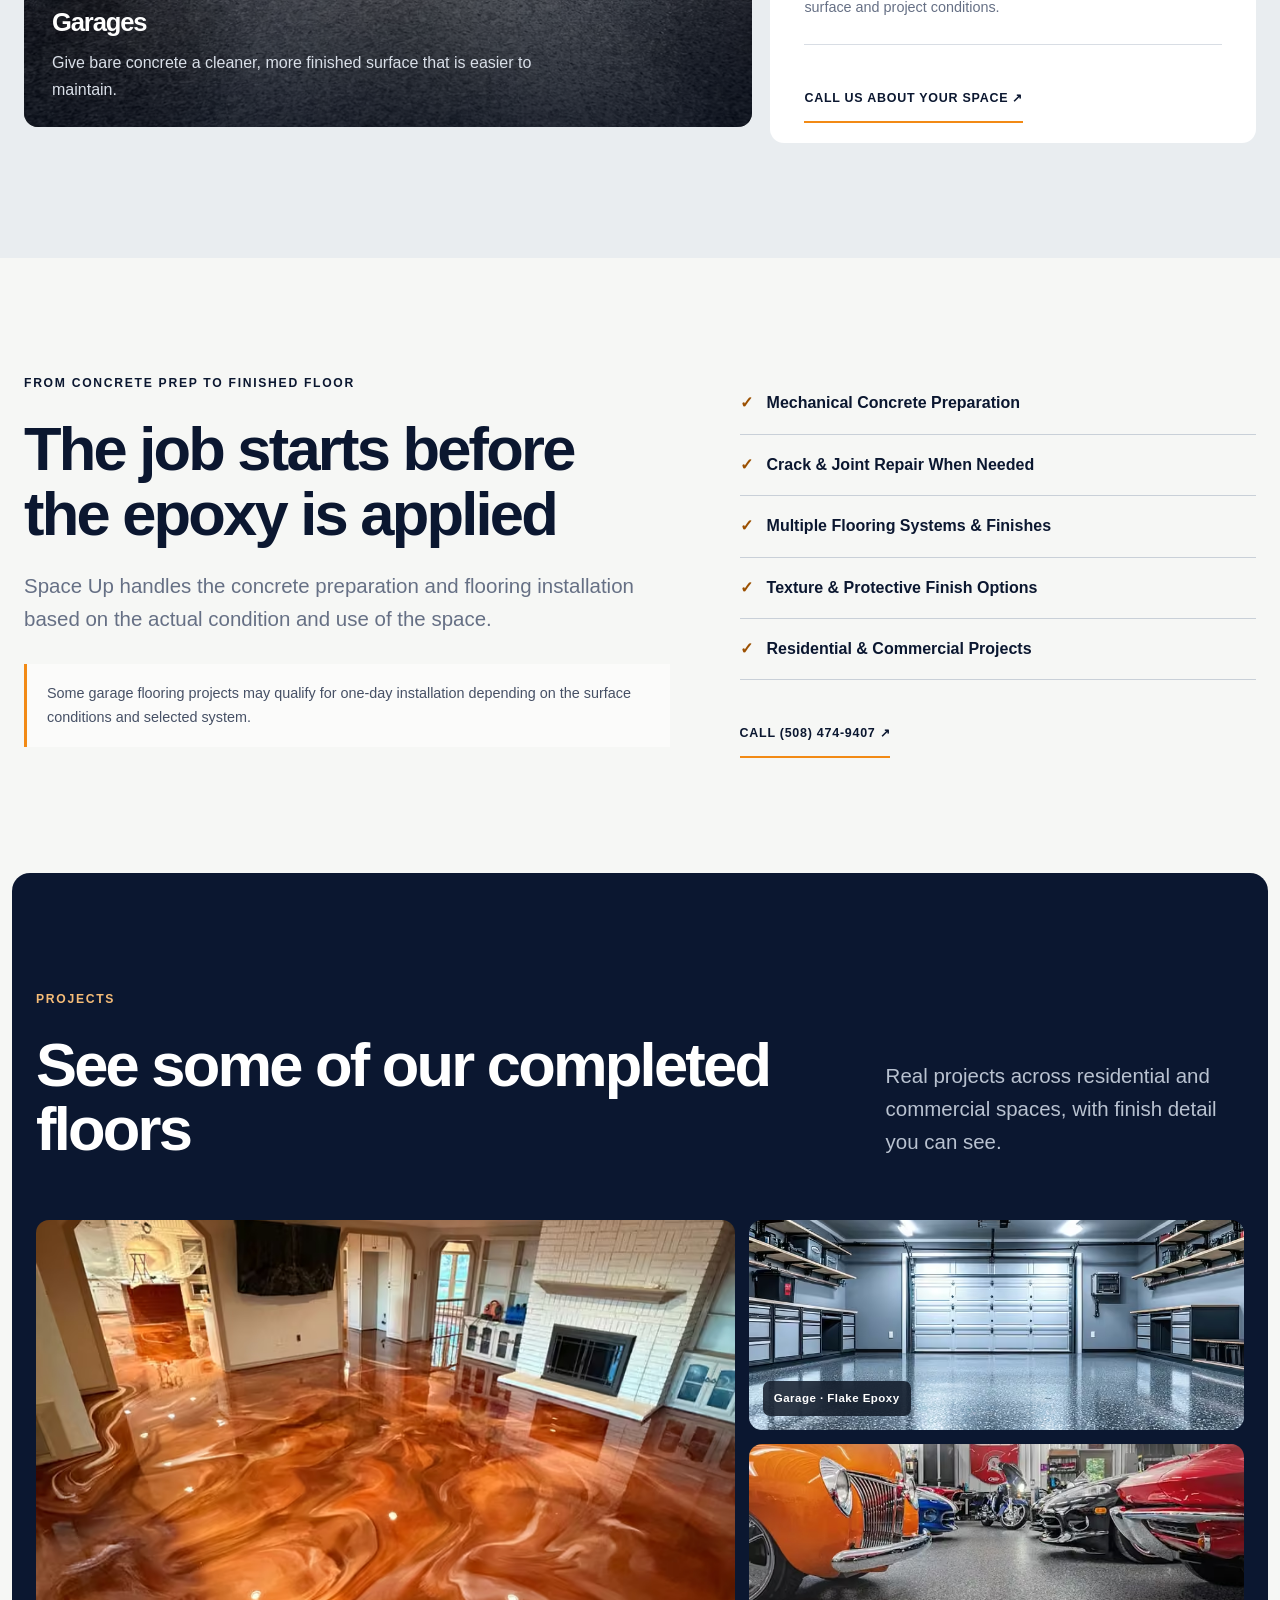
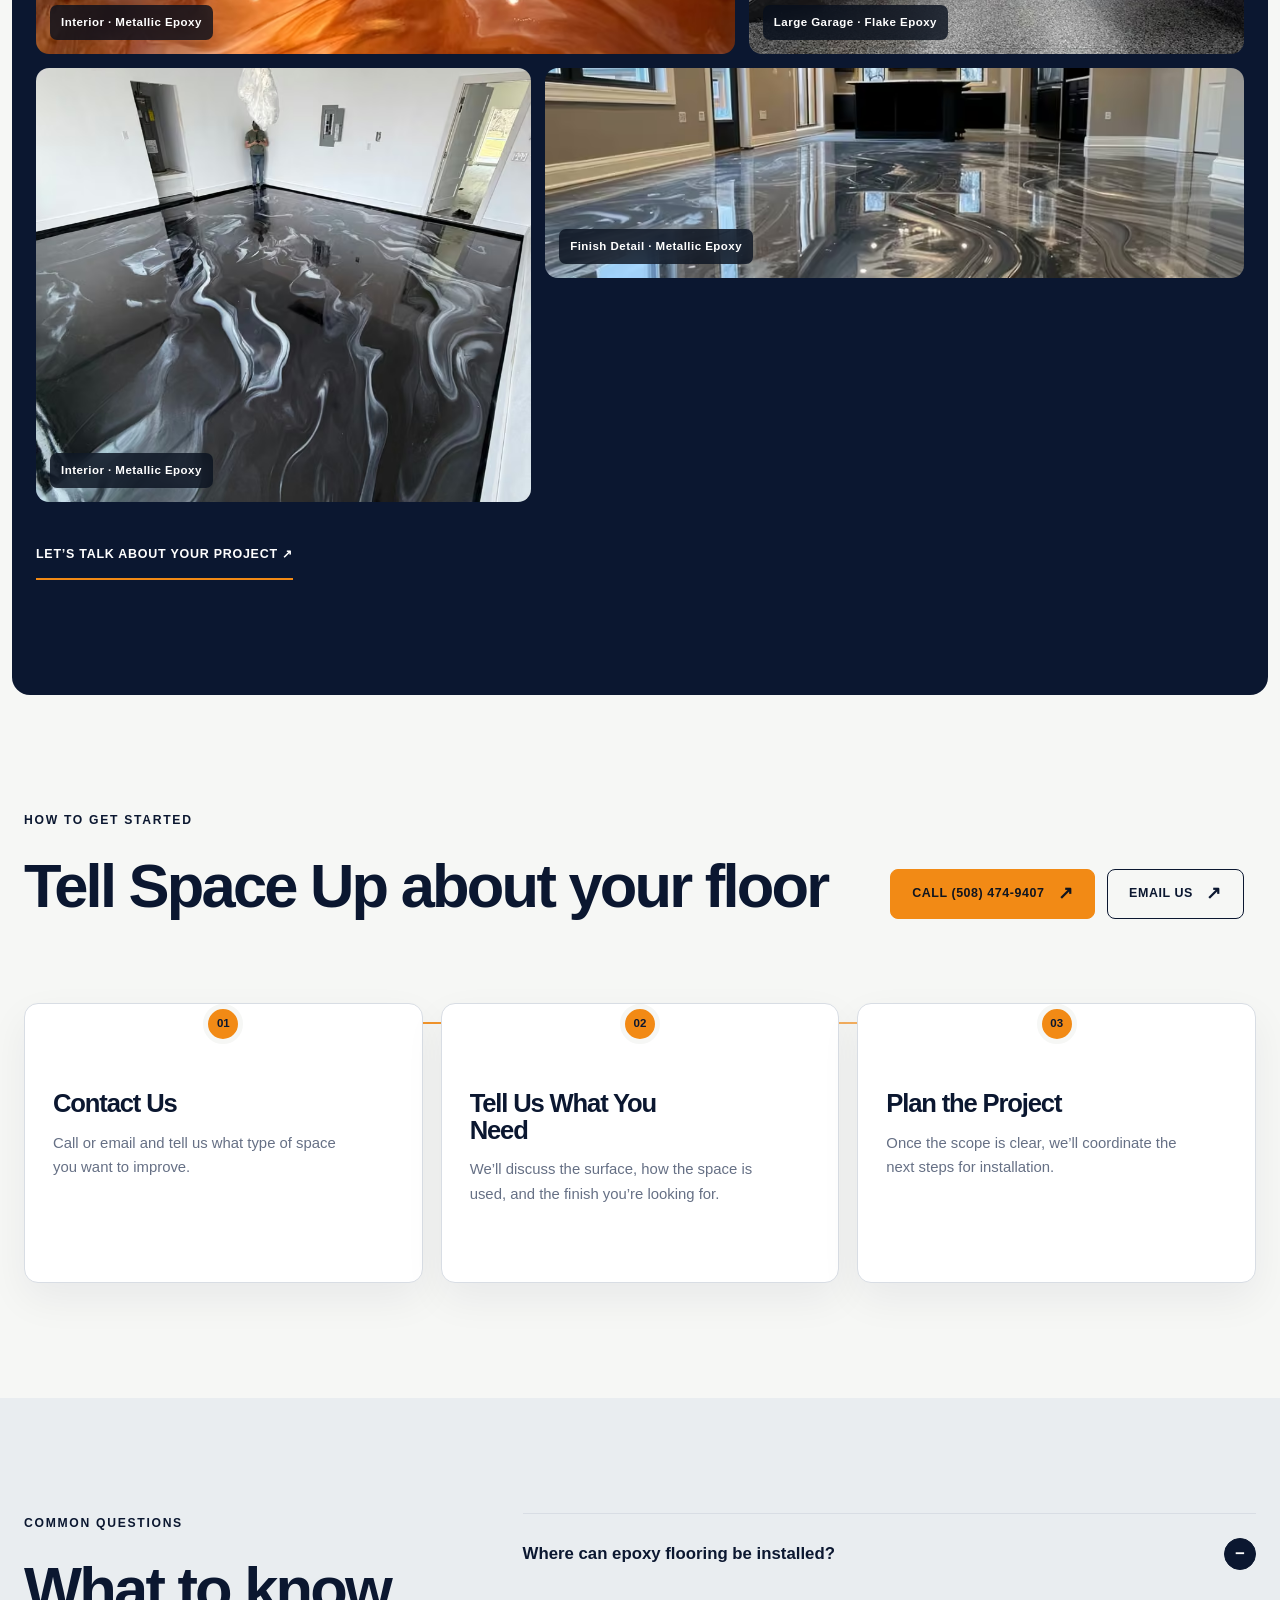
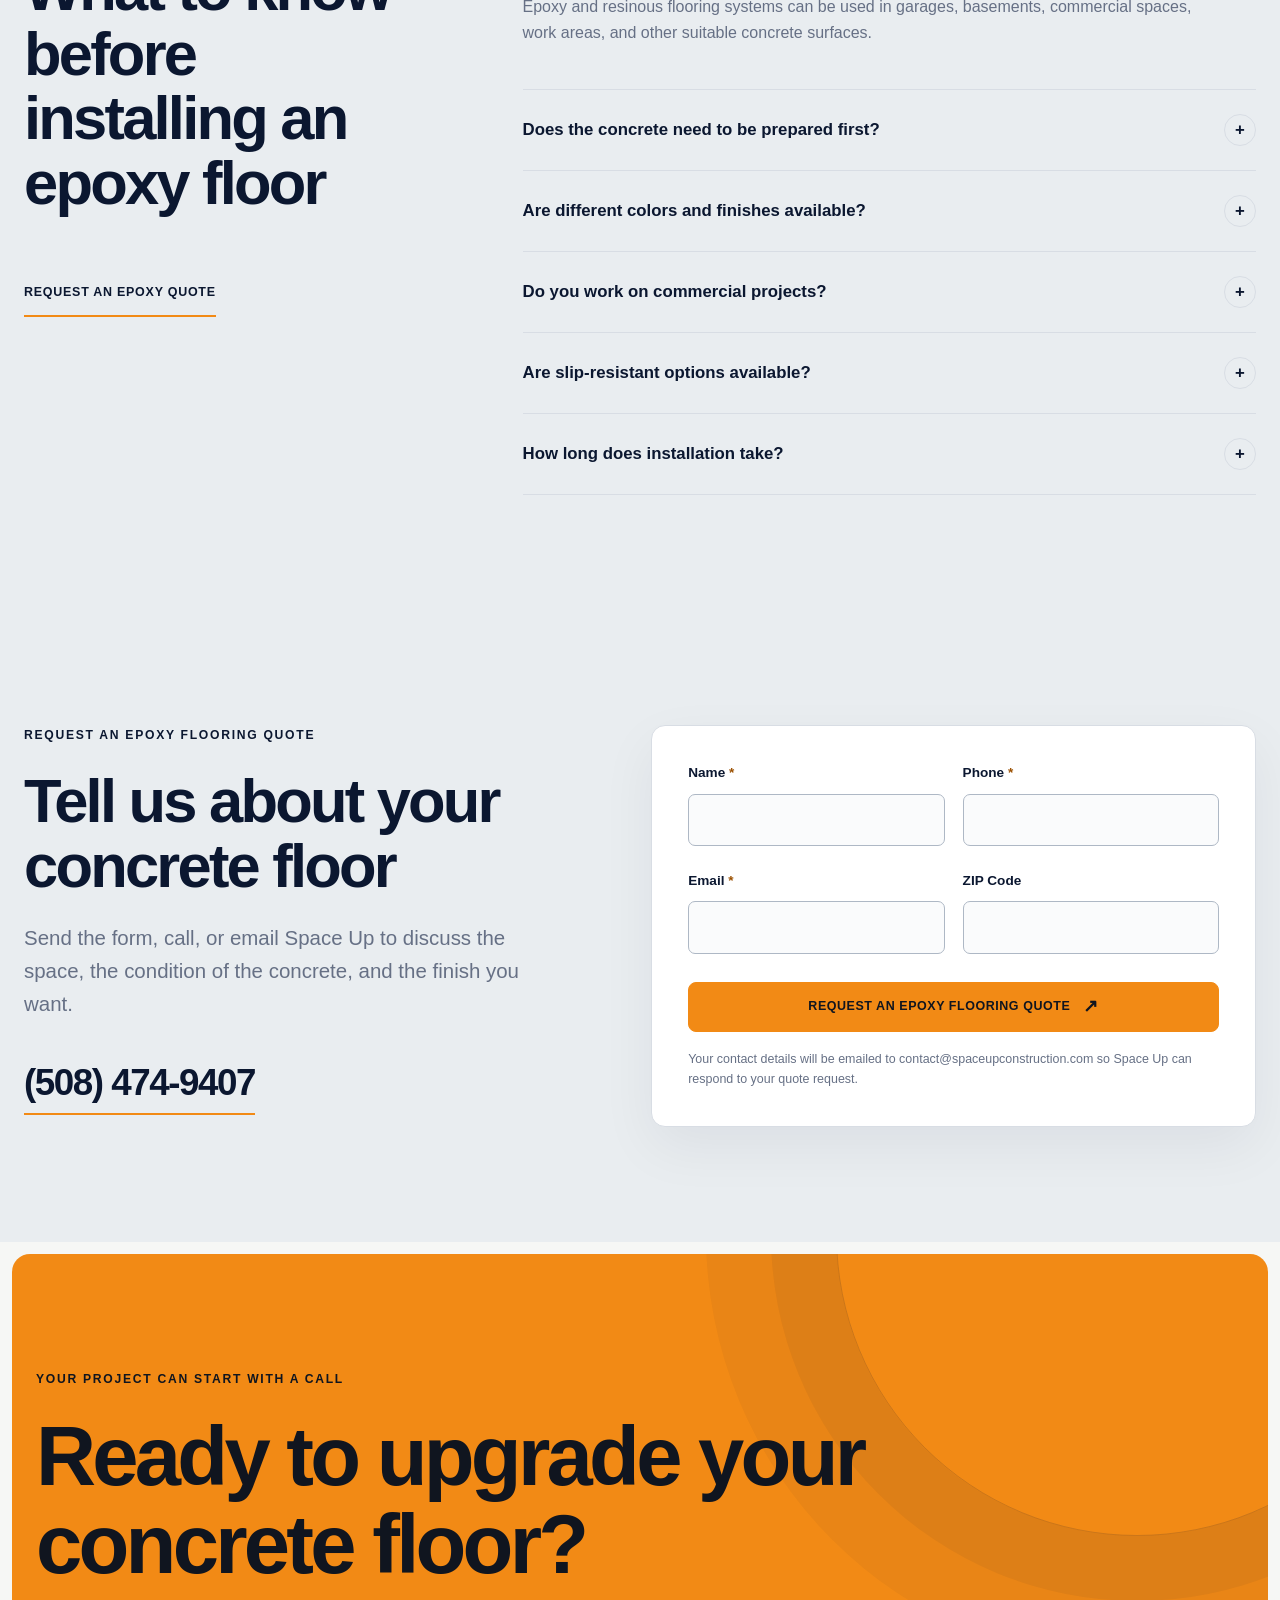
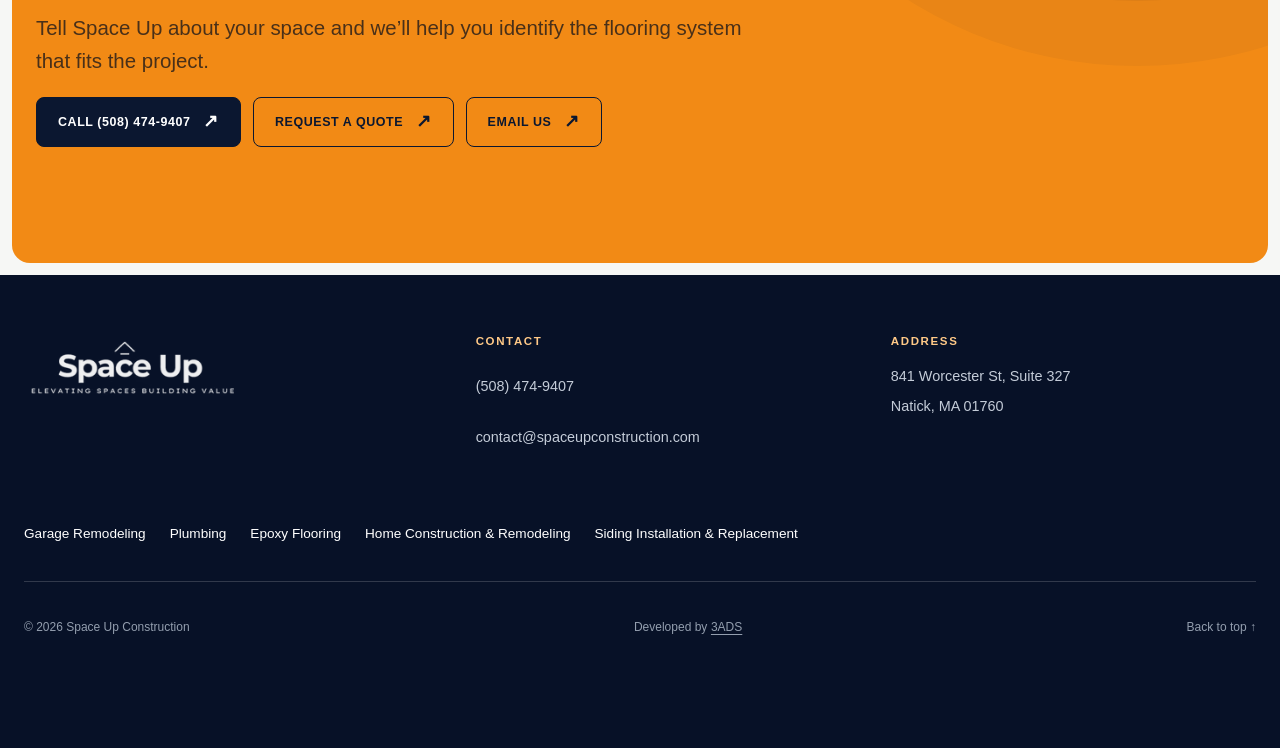
<file: epoxy-flooring/index.html>
<!doctype html>
<html lang="en-US">
<head>
  <meta charset="utf-8">
  <link rel="preconnect" href="https://www.googletagmanager.com">
  <link rel="preload" href="https://www.googletagmanager.com/gtm.js?id=GTM-52FS343L" as="script" fetchpriority="high">
  <!-- Google Tag Manager: keep the inline script and its CSP SHA-256 hash in sync. -->
  <script>(function(w,d,s,l,i){w[l]=w[l]||[];w[l].push({'gtm.start':
new Date().getTime(),event:'gtm.js'});var f=d.getElementsByTagName(s)[0],
j=d.createElement(s),dl=l!='dataLayer'?'&l='+l:'';j.async=true;
j.setAttribute('fetchpriority','high');j.src=
'https://www.googletagmanager.com/gtm.js?id='+i+dl;
f.parentNode.insertBefore(j,f);
})(window,document,'script','dataLayer','GTM-52FS343L');</script>
  <!-- End Google Tag Manager -->
  <meta name="viewport" content="width=device-width, initial-scale=1">
  <meta name="description" content="Epoxy garage and commercial flooring in Natick, Massachusetts. Explore flake, metallic, quartz and solid color finishes. Call Space Up at (508) 474-9407.">
  <title>Epoxy Flooring in Natick, MA | Space Up Construction</title>
  <link rel="stylesheet" href="../assets/site.css?v=bb2f9e2c4602">
  <script src="../assets/site.js?v=6fc0fdb012df" defer></script>
  <meta name="theme-color" content="#0b1730">
  <meta name="robots" content="index, follow, max-image-preview:large">
  <link rel="canonical" href="https://services.spaceupconstruction.com/epoxy-flooring/">
  <link rel="describedby" href="/llms.txt" type="text/plain">
  <meta property="og:type" content="website">
  <meta property="og:site_name" content="Space Up Construction">
  <meta property="og:locale" content="en_US">
  <meta property="og:title" content="Epoxy Flooring in Natick, MA | Space Up Construction">
  <meta property="og:description" content="Epoxy garage and commercial flooring in Natick, Massachusetts. Explore flake, metallic, quartz and solid color finishes. Call Space Up at (508) 474-9407.">
  <meta property="og:url" content="https://services.spaceupconstruction.com/epoxy-flooring/">
  <meta property="og:image" content="https://services.spaceupconstruction.com/epoxy-flooring/assets/flake-epoxy-1200.webp">
  <meta property="og:image:alt" content="Epoxy Flooring">
  <meta name="twitter:card" content="summary_large_image">
  <meta name="twitter:title" content="Epoxy Flooring in Natick, MA | Space Up Construction">
  <meta name="twitter:description" content="Epoxy garage and commercial flooring in Natick, Massachusetts. Explore flake, metallic, quartz and solid color finishes. Call Space Up at (508) 474-9407.">
  <meta name="twitter:image" content="https://services.spaceupconstruction.com/epoxy-flooring/assets/flake-epoxy-1200.webp">
  <script type="application/ld+json">{"@context":"https://schema.org","@graph":[{"@type":"GeneralContractor","@id":"https://services.spaceupconstruction.com/#business","name":"Space Up Construction","url":"https://services.spaceupconstruction.com/","telephone":"+1-508-474-9407","email":"contact@spaceupconstruction.com","logo":"https://services.spaceupconstruction.com/epoxy-flooring/assets/space-up-logo.avif","address":{"@type":"PostalAddress","streetAddress":"841 Worcester St, Suite 327","addressLocality":"Natick","addressRegion":"MA","postalCode":"01760","addressCountry":"US"},"areaServed":{"@type":"State","name":"Massachusetts"}},{"@type":"WebSite","@id":"https://services.spaceupconstruction.com/#website","url":"https://services.spaceupconstruction.com/","name":"Space Up Construction","inLanguage":"en-US","publisher":{"@id":"https://services.spaceupconstruction.com/#business"}},{"@type":"Service","@id":"https://services.spaceupconstruction.com/epoxy-flooring/#service","name":"Epoxy Flooring","serviceType":"Epoxy Flooring","url":"https://services.spaceupconstruction.com/epoxy-flooring/","description":"Epoxy garage and commercial flooring in Natick, Massachusetts. Explore flake, metallic, quartz and solid color finishes. Call Space Up at (508) 474-9407.","provider":{"@id":"https://services.spaceupconstruction.com/#business"},"areaServed":{"@type":"State","name":"Massachusetts"}},{"@type":"BreadcrumbList","@id":"https://services.spaceupconstruction.com/epoxy-flooring/#breadcrumbs","itemListElement":[{"@type":"ListItem","position":1,"name":"Services","item":"https://services.spaceupconstruction.com/"},{"@type":"ListItem","position":2,"name":"Epoxy Flooring","item":"https://services.spaceupconstruction.com/epoxy-flooring/"}]},{"@type":"FAQPage","@id":"https://services.spaceupconstruction.com/epoxy-flooring/#faq","mainEntity":[{"@type":"Question","name":"Where can epoxy flooring be installed?","acceptedAnswer":{"@type":"Answer","text":"Epoxy and resinous flooring systems can be used in garages, basements, commercial spaces, work areas, and other suitable concrete surfaces."}},{"@type":"Question","name":"Does the concrete need to be prepared first?","acceptedAnswer":{"@type":"Answer","text":"Yes. The condition of the concrete is evaluated and the surface must be properly prepared before the coating system is installed."}},{"@type":"Question","name":"Are different colors and finishes available?","acceptedAnswer":{"@type":"Answer","text":"Yes. Options include flake, metallic, quartz, solid color, and other resinous flooring systems."}},{"@type":"Question","name":"Do you work on commercial projects?","acceptedAnswer":{"@type":"Answer","text":"Yes. Space Up works with both residential and commercial flooring projects."}},{"@type":"Question","name":"Are slip-resistant options available?","acceptedAnswer":{"@type":"Answer","text":"Yes. Texture and finish options can be selected based on the needs of the space."}},{"@type":"Question","name":"How long does installation take?","acceptedAnswer":{"@type":"Answer","text":"Timing depends on the size of the area, the condition of the concrete, and the flooring system selected. Some garage projects may qualify for one-day installation."}}]},{"@type":"WebPage","@id":"https://services.spaceupconstruction.com/epoxy-flooring/#webpage","url":"https://services.spaceupconstruction.com/epoxy-flooring/","name":"Epoxy Flooring in Natick, MA | Space Up Construction","description":"Epoxy garage and commercial flooring in Natick, Massachusetts. Explore flake, metallic, quartz and solid color finishes. Call Space Up at (508) 474-9407.","inLanguage":"en-US","isPartOf":{"@id":"https://services.spaceupconstruction.com/#website"},"about":{"@id":"https://services.spaceupconstruction.com/epoxy-flooring/#service"},"breadcrumb":{"@id":"https://services.spaceupconstruction.com/epoxy-flooring/#breadcrumbs"},"hasPart":{"@id":"https://services.spaceupconstruction.com/epoxy-flooring/#faq"}}]}</script>
  <link rel="icon" href="/assets/favicon-32.png" type="image/png" sizes="32x32">
  <link rel="apple-touch-icon" href="/assets/apple-touch-icon.png">
</head>
<body class="page-epoxy">
  <!-- Google Tag Manager (noscript) -->
  <noscript><iframe src="https://www.googletagmanager.com/ns.html?id=GTM-52FS343L" height="0" width="0" hidden title="Google Tag Manager"></iframe></noscript>
  <!-- End Google Tag Manager (noscript) -->
  <a class="skip-link" href="#main">Skip to content</a>

  <header class="site-header">
    <div class="container nav-shell">
      <a class="brand" href="#top" aria-label="Space Up Construction — home">
        <img src="assets/space-up-logo-240.avif" srcset="assets/space-up-logo-160.avif 160w, assets/space-up-logo-240.avif 240w, assets/space-up-logo.avif 412w" sizes="(max-width: 680px) 150px, 210px" width="412" height="130" alt="Space Up Construction">
      </a>
      <nav class="nav-links" aria-label="Main navigation">
        <a href="#finishes">Finishes</a>
        <a href="#process">Process</a>
        <a href="#projects">Projects</a>
        <a href="#faq">FAQ</a>
        <a href="#quote">Quote</a>
        <a class="nav-call" href="tel:+15084749407" aria-label="Call Now: Space Up Construction at (508) 474-9407">Call Now</a>
      </nav>
    </div>
  </header>

  <main id="main">
    <section class="hero" id="top" aria-labelledby="hero-title">
      <div class="hero-media"><picture><source type="image/avif" srcset="assets/flake-epoxy-480.avif 480w, assets/flake-epoxy-800.avif 800w, assets/flake-epoxy-1200.avif 1200w" sizes="(max-width: 680px) calc(100vw - 34px), 100vw"><img src="assets/flake-epoxy-1200.webp" width="1200" height="900" alt="Finished gray flake epoxy floor in a residential garage" srcset="assets/flake-epoxy-480.webp 480w, assets/flake-epoxy-800.webp 800w, assets/flake-epoxy-1200.webp 1200w" sizes="(max-width: 680px) calc(100vw - 34px), 100vw" decoding="async" fetchpriority="high" loading="eager"></picture></div>
      <div class="container hero-content">
        <div class="hero-copy">
          <p class="eyebrow">Space Up Construction · Natick, Massachusetts</p>
          <h1 id="hero-title">Epoxy Flooring for <span>Garages &amp; Commercial Spaces</span></h1>
          <p class="hero-description">Upgrade bare concrete with professional surface preparation, durable coating systems, and finish options built for how you use the space.</p>
          <div class="button-row hero-actions">
            <a class="button" href="tel:+15084749407">Call (508) 474-9407</a>
            <a class="button button--outline" href="#quote">Request a Quote</a>
          </div>
        </div>
        <div class="hero-proof" aria-label="Service highlights">
          <span>Residential &amp; Commercial</span>
          <span>Professional Concrete Prep</span>
          <span>Multiple Finish Options</span>
        </div>
      </div>
    </section>

    <section class="section" aria-labelledby="better-finish-title">
      <div class="container benefit-layout">
        <div>
          <p class="section-label">A Better Finish for Concrete</p>
          <h2 id="better-finish-title">Easier to maintain and built for everyday use</h2>
          <p class="lead">Epoxy flooring creates a finished surface over concrete that can be selected based on the space, traffic, and day-to-day use.</p>
          <a class="inline-cta" href="tel:+15084749407">Tell Us About Your Project ↗</a>
        </div>
        <div class="benefit-list">
          <article class="benefit-item"><span class="benefit-icon" aria-hidden="true"><svg viewBox="0 0 24 24" fill="none"><path d="m12 3 1.25 4.25L17.5 8.5l-4.25 1.25L12 14l-1.25-4.25L6.5 8.5l4.25-1.25L12 3Z"/><path d="m19 14 .7 2.3L22 17l-2.3.7L19 20l-.7-2.3L16 17l2.3-.7L19 14Z"/></svg></span><div><h3>Easier Maintenance</h3><p>A finished surface is easier to clean and maintain than bare, porous concrete.</p></div></article>
          <article class="benefit-item"><span class="benefit-icon" aria-hidden="true"><svg viewBox="0 0 24 24" fill="none"><rect x="3" y="3" width="7" height="7" rx="1.5"/><rect x="14" y="3" width="7" height="7" rx="1.5"/><rect x="3" y="14" width="7" height="7" rx="1.5"/><rect x="14" y="14" width="7" height="7" rx="1.5"/></svg></span><div><h3>Made for Different Spaces</h3><p>Garages, commercial areas, basements, and workspaces can use coating systems selected for the way each space is used.</p></div></article>
          <article class="benefit-item"><span class="benefit-icon" aria-hidden="true"><svg viewBox="0 0 24 24" fill="none"><path d="M4 6h8M16 6h4M4 12h3M11 12h9M4 18h10M18 18h2"/><circle cx="14" cy="6" r="2"/><circle cx="9" cy="12" r="2"/><circle cx="16" cy="18" r="2"/></svg></span><div><h3>Finish Options That Fit the Project</h3><p>Choose from different colors, textures, and flooring systems to match the look and function of the space.</p></div></article>
        </div>
      </div>
    </section>

    <section class="section dark-panel" id="finishes" aria-labelledby="finishes-title">
      <div class="container">
        <div class="section-head">
          <div><p class="section-label">Choose Your Finish</p><h2 id="finishes-title">Different flooring systems for different projects</h2></div>
          <p class="lead">Color, texture, depth, and performance—selected around the space and how it will be used.</p>
        </div>
        <div class="finish-grid">
          <article class="finish-card"><picture><source type="image/avif" srcset="assets/flake-epoxy-480.avif 480w, assets/flake-epoxy-800.avif 800w, assets/flake-epoxy-1200.avif 1200w" sizes="(max-width: 680px) calc(100vw - 50px), (max-width: 980px) calc((100vw - 94px) / 2), (max-width: 1288px) calc((100vw - 94px) / 2), 611px"><img src="assets/flake-epoxy-1200.webp" width="1200" height="900" loading="lazy" alt="Gray flake epoxy garage floor" srcset="assets/flake-epoxy-480.webp 480w, assets/flake-epoxy-800.webp 800w, assets/flake-epoxy-1200.webp 1200w" sizes="(max-width: 680px) calc(100vw - 50px), (max-width: 980px) calc((100vw - 94px) / 2), (max-width: 1288px) calc((100vw - 94px) / 2), 611px" decoding="async"></picture><div class="finish-copy"><span>01 · Everyday texture</span><h3>Flake Epoxy</h3><p>A popular option for garages and everyday-use areas, combining texture with a clean, finished look.</p></div></article>
          <article class="finish-card"><picture><source type="image/avif" srcset="assets/metallic-epoxy-480.avif 480w, assets/metallic-epoxy-800.avif 800w, assets/metallic-epoxy-1200.avif 1200w" sizes="(max-width: 680px) calc(100vw - 50px), (max-width: 980px) calc((100vw - 94px) / 2), (max-width: 1288px) calc((100vw - 94px) / 2), 611px"><img src="assets/metallic-epoxy-1200.webp" width="1200" height="900" loading="lazy" alt="Dark metallic epoxy floor with visible depth and movement" srcset="assets/metallic-epoxy-480.webp 480w, assets/metallic-epoxy-800.webp 800w, assets/metallic-epoxy-1200.webp 1200w" sizes="(max-width: 680px) calc(100vw - 50px), (max-width: 980px) calc((100vw - 94px) / 2), (max-width: 1288px) calc((100vw - 94px) / 2), 611px" decoding="async"></picture><div class="finish-copy"><span>02 · Decorative depth</span><h3>Metallic Epoxy</h3><p>Creates visual movement and depth for residential interiors, showrooms, offices, and other decorative applications.</p></div></article>
          <article class="finish-card"><picture><source type="image/avif" srcset="assets/quartz-epoxy-480.avif 480w, assets/quartz-epoxy-800.avif 800w, assets/quartz-epoxy-1200.avif 1200w" sizes="(max-width: 680px) calc(100vw - 50px), (max-width: 980px) calc((100vw - 94px) / 2), (max-width: 1288px) calc((100vw - 112px) / 3), 402px"><img src="assets/quartz-epoxy-1200.webp" width="1200" height="900" loading="lazy" alt="Close detail of a green and gray quartz flooring blend" srcset="assets/quartz-epoxy-480.webp 480w, assets/quartz-epoxy-800.webp 800w, assets/quartz-epoxy-1200.webp 1200w" sizes="(max-width: 680px) calc(100vw - 50px), (max-width: 980px) calc((100vw - 94px) / 2), (max-width: 1288px) calc((100vw - 112px) / 3), 402px" decoding="async"></picture><div class="finish-copy"><span>03 · Added texture</span><h3>Quartz Epoxy</h3><p>A textured flooring system for areas that may require added grip and durability.</p></div></article>
          <article class="finish-card"><picture><source type="image/avif" srcset="assets/solid-color-epoxy-480.avif 480w, assets/solid-color-epoxy-800.avif 800w, assets/solid-color-epoxy-1200.avif 1200w, assets/solid-color-epoxy-1600.avif 1600w" sizes="(max-width: 680px) calc(100vw - 50px), (max-width: 980px) calc((100vw - 94px) / 2), (max-width: 1288px) calc((100vw - 112px) / 3), 402px"><img src="assets/solid-color-epoxy-1600.webp" width="6000" height="4242" loading="lazy" alt="Glossy solid color epoxy floor in a large commercial workspace" srcset="assets/solid-color-epoxy-480.webp 480w, assets/solid-color-epoxy-800.webp 800w, assets/solid-color-epoxy-1200.webp 1200w, assets/solid-color-epoxy-1600.webp 1600w" sizes="(max-width: 680px) calc(100vw - 50px), (max-width: 980px) calc((100vw - 94px) / 2), (max-width: 1288px) calc((100vw - 112px) / 3), 402px" decoding="async"></picture><div class="finish-copy"><span>04 · Clean &amp; uniform</span><h3>Solid Color Epoxy</h3><p>A clean, uniform finish for garages, work areas, commercial spaces, and other concrete surfaces.</p></div></article>
          <article class="finish-card finish-card--text"><div><span>05 · Project-specific</span><h3>Other Resinous Flooring Systems</h3><p>Space Up also works with additional coating systems based on the technical needs of the project.</p><a class="inline-cta" href="tel:+15084749407">Call (508) 474-9407 ↗</a></div></article>
        </div>
      </div>
    </section>

    <section class="section" id="process" aria-labelledby="process-title">
      <div class="container">
        <div class="section-head"><div><p class="section-label">Before the Coating Goes Down</p><h2 id="process-title">A quality epoxy floor starts with proper concrete preparation</h2></div><p class="lead">Space Up mechanically prepares the surface and addresses areas that need repair before moving forward with the flooring system.</p></div>
        <div class="process-line" aria-hidden="true"><span>Existing concrete</span><span>Surface prep</span><span>Application</span><span>Finished floor</span></div>
        <div class="steps">
          <article class="step"><span class="step-number">01</span><h3>Surface Preparation</h3><p>The concrete is prepared to create the proper surface for the coating system.</p></article>
          <article class="step"><span class="step-number">02</span><h3>Crack &amp; Joint Repair</h3><p>Cracks, joints, and problem areas are evaluated and addressed when needed.</p></article>
          <article class="step"><span class="step-number">03</span><h3>Flooring Installation</h3><p>The selected coating system is installed based on the project and the condition of the surface.</p></article>
          <article class="step"><span class="step-number">04</span><h3>Final Finish</h3><p>Texture and protective finish options are selected according to how the space will be used.</p></article>
        </div>
        <a class="inline-cta" href="tel:+15084749407">Talk to Our Team ↗</a>
      </div>
    </section>

    <section class="section proof-band" aria-labelledby="uses-title">
      <div class="container">
        <div class="section-head"><div><p class="section-label">Residential &amp; Commercial</p><h2 id="uses-title">Where epoxy flooring can make a difference</h2></div><p class="lead">A practical, finished surface for the places that carry everyday use.</p></div>
        <div class="uses-grid">
          <figure class="use-feature"><picture><source type="image/avif" srcset="assets/garage-cars-2k-480.avif 480w, assets/garage-cars-2k-800.avif 800w, assets/garage-cars-2k-1200.avif 1200w, assets/garage-cars-2k-1600.avif 1600w" sizes="(max-width: 680px) calc(100vw - 36px), (max-width: 980px) 75vw, 800px"><img src="assets/garage-cars-2k-1600.webp" width="1792" height="2400" loading="lazy" alt="Finished flake epoxy floor in a large vehicle garage" srcset="assets/garage-cars-2k-480.webp 480w, assets/garage-cars-2k-800.webp 800w, assets/garage-cars-2k-1200.webp 1200w, assets/garage-cars-2k-1600.webp 1600w" sizes="(max-width: 680px) calc(100vw - 36px), (max-width: 980px) 75vw, 800px" decoding="async"></picture><figcaption><h3>Garages</h3><p>Give bare concrete a cleaner, more finished surface that is easier to maintain.</p></figcaption></figure>
          <div class="use-list">
            <article class="use-row"><h3>Basements</h3><p>Turn unfinished concrete into a more complete and usable surface.</p></article>
            <article class="use-row"><h3>Commercial Spaces</h3><p>A practical flooring option for spaces used by customers, employees, or both.</p></article>
            <article class="use-row"><h3>Warehouses &amp; Work Areas</h3><p>Coating systems can be selected based on traffic levels and the demands of the space.</p></article>
            <article class="use-row"><h3>Pool Areas &amp; Other Surfaces</h3><p>Texture and coating systems are selected according to the surface and project conditions.</p></article>
            <a class="inline-cta" href="tel:+15084749407">Call Us About Your Space ↗</a>
          </div>
        </div>
      </div>
    </section>

    <section class="section" aria-labelledby="prep-title">
      <div class="container check-layout">
        <div><p class="section-label">From Concrete Prep to Finished Floor</p><h2 id="prep-title">The job starts before the epoxy is applied</h2><p class="lead">Space Up handles the concrete preparation and flooring installation based on the actual condition and use of the space.</p><div class="note">Some garage flooring projects may qualify for one-day installation depending on the surface conditions and selected system.</div></div>
        <div><ul class="check-list"><li>Mechanical Concrete Preparation</li><li>Crack &amp; Joint Repair When Needed</li><li>Multiple Flooring Systems &amp; Finishes</li><li>Texture &amp; Protective Finish Options</li><li>Residential &amp; Commercial Projects</li></ul><a class="inline-cta" href="tel:+15084749407">Call (508) 474-9407 ↗</a></div>
      </div>
    </section>

    <section class="section dark-panel" id="projects" aria-labelledby="projects-title">
      <div class="container">
        <div class="section-head"><div><p class="section-label">Projects</p><h2 id="projects-title">See some of our completed floors</h2></div><p class="lead">Real projects across residential and commercial spaces, with finish detail you can see.</p></div>
        <div class="gallery">
          <figure><picture><source type="image/avif" srcset="assets/project-01-480.avif 480w, assets/project-01-800.avif 800w, assets/project-01-1200.avif 1200w" sizes="(max-width: 680px) calc(100vw - 36px), (max-width: 980px) 75vw, 800px"><img src="assets/project-01-1200.webp" width="1200" height="1200" loading="lazy" alt="Copper metallic epoxy floor in a residential interior" srcset="assets/project-01-480.webp 480w, assets/project-01-800.webp 800w, assets/project-01-1200.webp 1200w" sizes="(max-width: 680px) calc(100vw - 36px), (max-width: 980px) 75vw, 800px" decoding="async"></picture><figcaption>Interior · Metallic Epoxy</figcaption></figure>
          <figure><picture><source type="image/avif" srcset="assets/flake-epoxy-480.avif 480w, assets/flake-epoxy-800.avif 800w, assets/flake-epoxy-1200.avif 1200w" sizes="(max-width: 680px) calc(100vw - 36px), (max-width: 980px) 75vw, 800px"><img src="assets/flake-epoxy-1200.webp" width="1200" height="900" loading="lazy" alt="Gray flake epoxy floor in a finished garage" srcset="assets/flake-epoxy-480.webp 480w, assets/flake-epoxy-800.webp 800w, assets/flake-epoxy-1200.webp 1200w" sizes="(max-width: 680px) calc(100vw - 36px), (max-width: 980px) 75vw, 800px" decoding="async"></picture><figcaption>Garage · Flake Epoxy</figcaption></figure>
          <figure><picture><source type="image/avif" srcset="assets/project-02-480.avif 480w, assets/project-02-800.avif 800w, assets/project-02-1200.avif 1200w, assets/project-02-1600.avif 1600w" sizes="(max-width: 680px) calc(100vw - 36px), (max-width: 980px) 75vw, 800px"><img src="assets/project-02-1600.webp" width="1600" height="900" loading="lazy" alt="Flake floor in a large vehicle garage" srcset="assets/project-02-480.webp 480w, assets/project-02-800.webp 800w, assets/project-02-1200.webp 1200w, assets/project-02-1600.webp 1600w" sizes="(max-width: 680px) calc(100vw - 36px), (max-width: 980px) 75vw, 800px" decoding="async"></picture><figcaption>Large Garage · Flake Epoxy</figcaption></figure>
          <figure><picture><source type="image/avif" srcset="assets/project-03-480.avif 480w, assets/project-03-800.avif 800w, assets/project-03-1200.avif 1200w" sizes="(max-width: 680px) calc(100vw - 36px), (max-width: 980px) 75vw, 800px"><img src="assets/project-03-1200.webp" width="1200" height="1200" loading="lazy" alt="Black and white metallic epoxy floor" srcset="assets/project-03-480.webp 480w, assets/project-03-800.webp 800w, assets/project-03-1200.webp 1200w" sizes="(max-width: 680px) calc(100vw - 36px), (max-width: 980px) 75vw, 800px" decoding="async"></picture><figcaption>Interior · Metallic Epoxy</figcaption></figure>
          <figure><picture><source type="image/avif" srcset="assets/metallic-epoxy-480.avif 480w, assets/metallic-epoxy-800.avif 800w, assets/metallic-epoxy-1200.avif 1200w" sizes="(max-width: 680px) calc(100vw - 36px), (max-width: 980px) 75vw, 800px"><img src="assets/metallic-epoxy-1200.webp" width="1200" height="900" loading="lazy" alt="Close view of flowing gray metallic epoxy" srcset="assets/metallic-epoxy-480.webp 480w, assets/metallic-epoxy-800.webp 800w, assets/metallic-epoxy-1200.webp 1200w" sizes="(max-width: 680px) calc(100vw - 36px), (max-width: 980px) 75vw, 800px" decoding="async"></picture><figcaption>Finish Detail · Metallic Epoxy</figcaption></figure>
        </div>
        <a class="inline-cta" href="tel:+15084749407">Let’s Talk About Your Project ↗</a>
      </div>
    </section>

    <section class="section" aria-labelledby="start-title">
      <div class="container">
        <div class="section-head"><div><p class="section-label">How to Get Started</p><h2 id="start-title">Tell Space Up about your floor</h2></div><div class="button-row"><a class="button" href="tel:+15084749407">Call (508) 474-9407</a><a class="button button--outline" href="mailto:contact@spaceupconstruction.com">Email Us</a></div></div>
        <div class="steps contact-steps timeline">
          <article class="step"><span class="step-number">01</span><h3>Contact Us</h3><p>Call or email and tell us what type of space you want to improve.</p></article>
          <article class="step"><span class="step-number">02</span><h3>Tell Us What You Need</h3><p>We’ll discuss the surface, how the space is used, and the finish you’re looking for.</p></article>
          <article class="step"><span class="step-number">03</span><h3>Plan the Project</h3><p>Once the scope is clear, we’ll coordinate the next steps for installation.</p></article>
        </div>
      </div>
    </section>

    <section class="section proof-band" id="faq" aria-labelledby="faq-title">
      <div class="container faq-layout">
        <div><p class="section-label">Common Questions</p><h2 id="faq-title">What to know before installing an epoxy floor</h2><a class="inline-cta" href="#quote">Request an Epoxy Quote</a></div>
        <div class="faq-list">
          <details name="faq" open><summary>Where can epoxy flooring be installed?</summary><p>Epoxy and resinous flooring systems can be used in garages, basements, commercial spaces, work areas, and other suitable concrete surfaces.</p></details>
          <details name="faq"><summary>Does the concrete need to be prepared first?</summary><p>Yes. The condition of the concrete is evaluated and the surface must be properly prepared before the coating system is installed.</p></details>
          <details name="faq"><summary>Are different colors and finishes available?</summary><p>Yes. Options include flake, metallic, quartz, solid color, and other resinous flooring systems.</p></details>
          <details name="faq"><summary>Do you work on commercial projects?</summary><p>Yes. Space Up works with both residential and commercial flooring projects.</p></details>
          <details name="faq"><summary>Are slip-resistant options available?</summary><p>Yes. Texture and finish options can be selected based on the needs of the space.</p></details>
          <details name="faq"><summary>How long does installation take?</summary><p>Timing depends on the size of the area, the condition of the concrete, and the flooring system selected. Some garage projects may qualify for one-day installation.</p></details>
        </div>
      </div>
    </section>

    <section class="section quote-section" id="quote" aria-labelledby="quote-title">
      <div class="container quote-layout">
        <div><p class="section-label">Request an Epoxy Flooring Quote</p><h2 id="quote-title">Tell us about your concrete floor</h2><p class="lead">Send the form, call, or email Space Up to discuss the space, the condition of the concrete, and the finish you want.</p><a class="quote-phone" href="tel:+15084749407">(508) 474-9407</a></div>
        <form class="quote-form" data-quote-form action="/submit-quote.php" method="post" accept-charset="UTF-8" aria-describedby="epoxy-form-note">
          <input type="hidden" name="service" value="Epoxy Flooring">
          <input type="hidden" name="submission_id" value="">
          <div class="form-trap" aria-hidden="true"><label for="epoxy-company-website">Leave this field blank</label><input id="epoxy-company-website" name="company_website" type="text" tabindex="-1" autocomplete="off"></div>
          <div class="form-grid">
            <div class="field"><label for="epoxy-name">Name <span aria-hidden="true">*</span></label><input id="epoxy-name" name="name" autocomplete="name" maxlength="120" required></div>
            <div class="field"><label for="epoxy-phone">Phone <span aria-hidden="true">*</span></label><input id="epoxy-phone" name="phone" type="tel" autocomplete="tel" maxlength="40" required></div>
            <div class="field"><label for="epoxy-email">Email <span aria-hidden="true">*</span></label><input id="epoxy-email" name="email" type="email" autocomplete="email" maxlength="254" required></div>
            <div class="field"><label for="epoxy-zip">ZIP Code</label><input id="epoxy-zip" name="zip" autocomplete="postal-code" inputmode="numeric" pattern="[0-9]{5}(-[0-9]{4})?" title="Enter a 5-digit ZIP code or ZIP+4." maxlength="10"></div>
          </div>
          <button class="button" type="submit">Request an Epoxy Flooring Quote</button>
          <p class="form-note" id="epoxy-form-note">Your contact details will be emailed to contact@spaceupconstruction.com so Space Up can respond to your quote request.</p>
          <p class="form-status" role="status" aria-live="polite" hidden></p>
        </form>
      </div>
    </section>

    <section class="cta-panel" aria-labelledby="final-cta-title">
      <div class="container">
        <p class="section-label">Your Project Can Start With a Call</p>
        <h2 id="final-cta-title">Ready to upgrade your concrete floor?</h2>
        <p class="lead">Tell Space Up about your space and we’ll help you identify the flooring system that fits the project.</p>
        <div class="button-row"><a class="button" href="tel:+15084749407">Call (508) 474-9407</a><a class="button button--outline" href="#quote">Request a Quote</a><a class="button button--outline" href="mailto:contact@spaceupconstruction.com">Email Us</a></div>
      </div>
    </section>
  </main>

  <footer class="site-footer">
    <div class="container">
      <div class="footer-top">
        <div><img class="footer-logo" src="assets/space-up-logo-240.avif" srcset="assets/space-up-logo-160.avif 160w, assets/space-up-logo-240.avif 240w, assets/space-up-logo.avif 412w" sizes="(max-width: 680px) 150px, 210px" width="412" height="130" alt="Space Up Construction" loading="lazy" decoding="async"></div>
        <div class="footer-block"><h3>Contact</h3><a href="tel:+15084749407">(508) 474-9407</a><a href="mailto:contact@spaceupconstruction.com">contact@spaceupconstruction.com</a></div>
        <div class="footer-block"><h3>Address</h3><p>841 Worcester St, Suite 327</p><p>Natick, MA 01760</p></div>
      </div>
      <nav class="footer-services" aria-label="Our services"><a href="../garage-remodeling/">Garage Remodeling</a><a href="../plumbing/">Plumbing</a><a href="../epoxy-flooring/">Epoxy Flooring</a><a href="../home-construction/">Home Construction &amp; Remodeling</a><a href="../siding-finishing/">Siding Installation &amp; Replacement</a></nav>
      <div class="footer-bottom"><span>© 2026 Space Up Construction</span><span class="developer-credit">Developed by <a href="https://3ads.com.br/">3ADS</a></span><a href="#top">Back to top ↑</a></div>
    </div>
  </footer>

  <a class="mobile-call" href="tel:+15084749407" aria-label="Call Now · (508) 474-9407 — Space Up Construction">Call Now · (508) 474-9407</a>
</body>
</html>
</file>
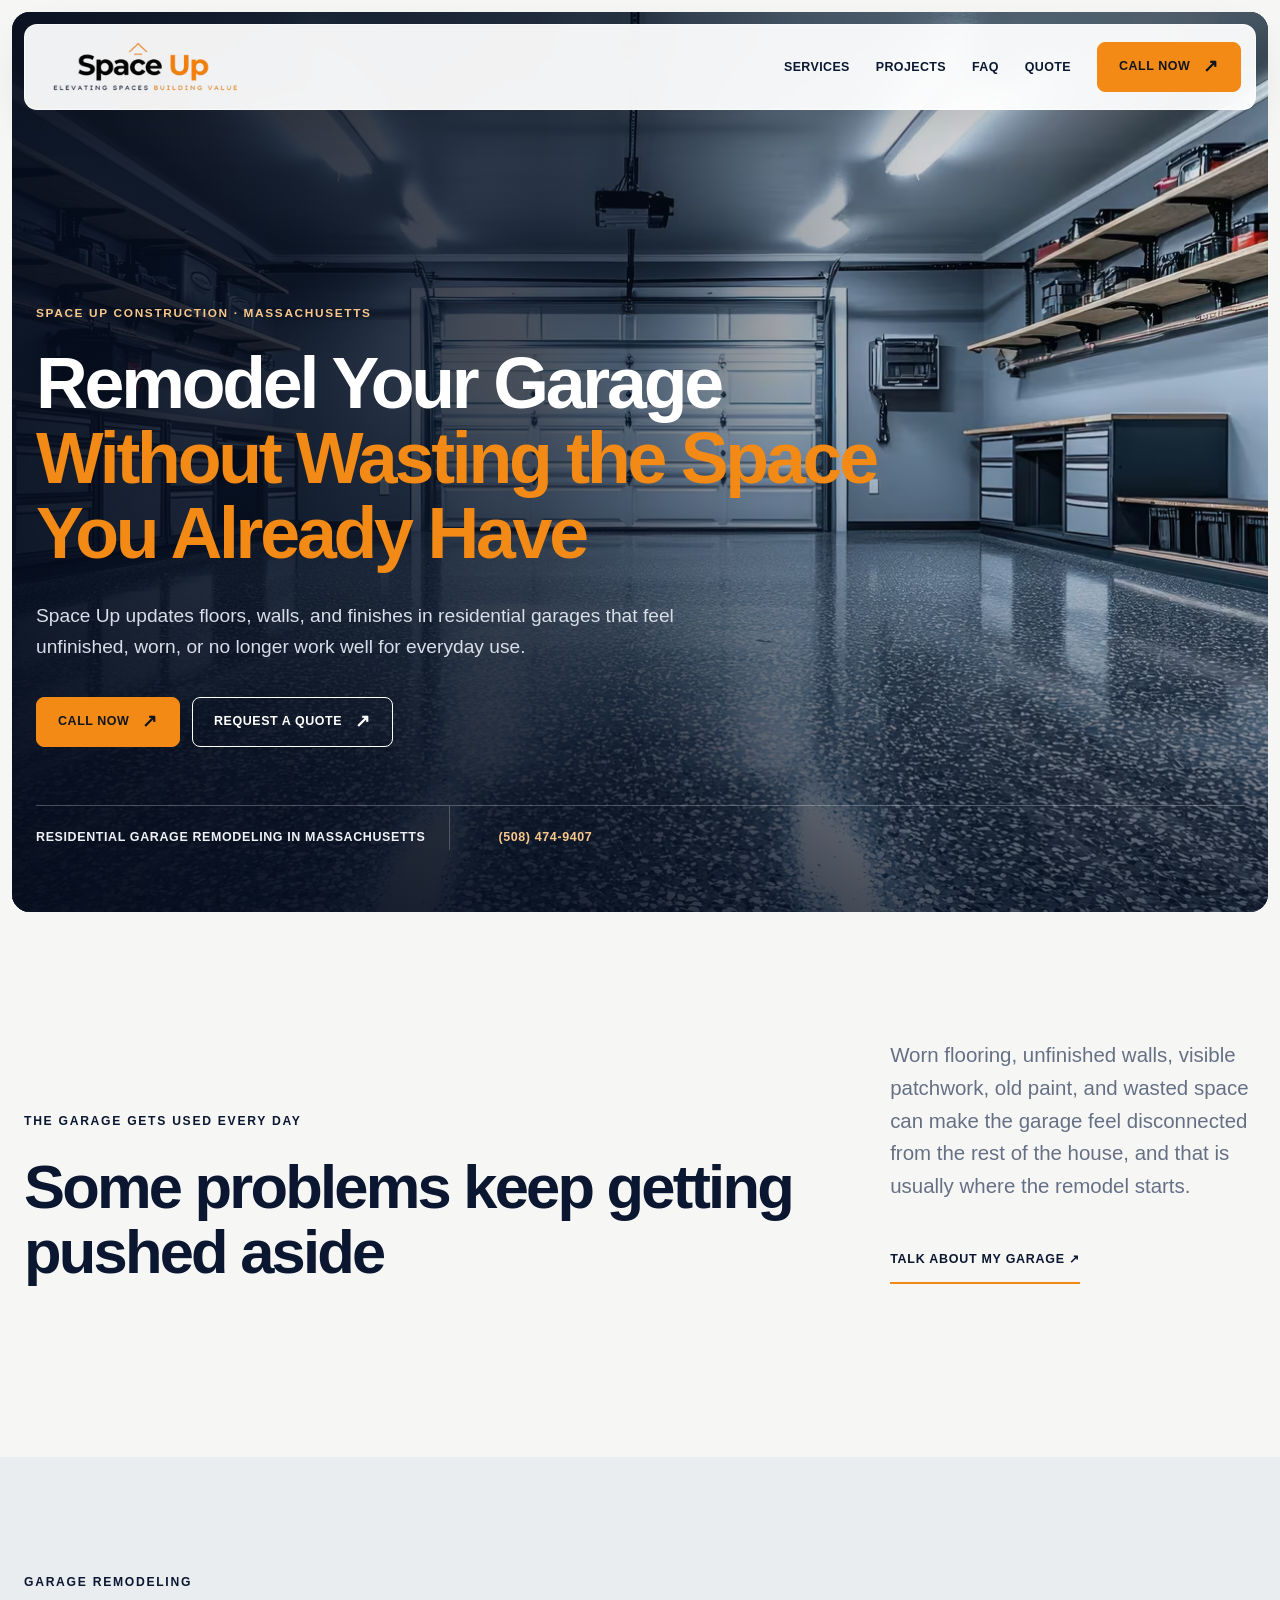
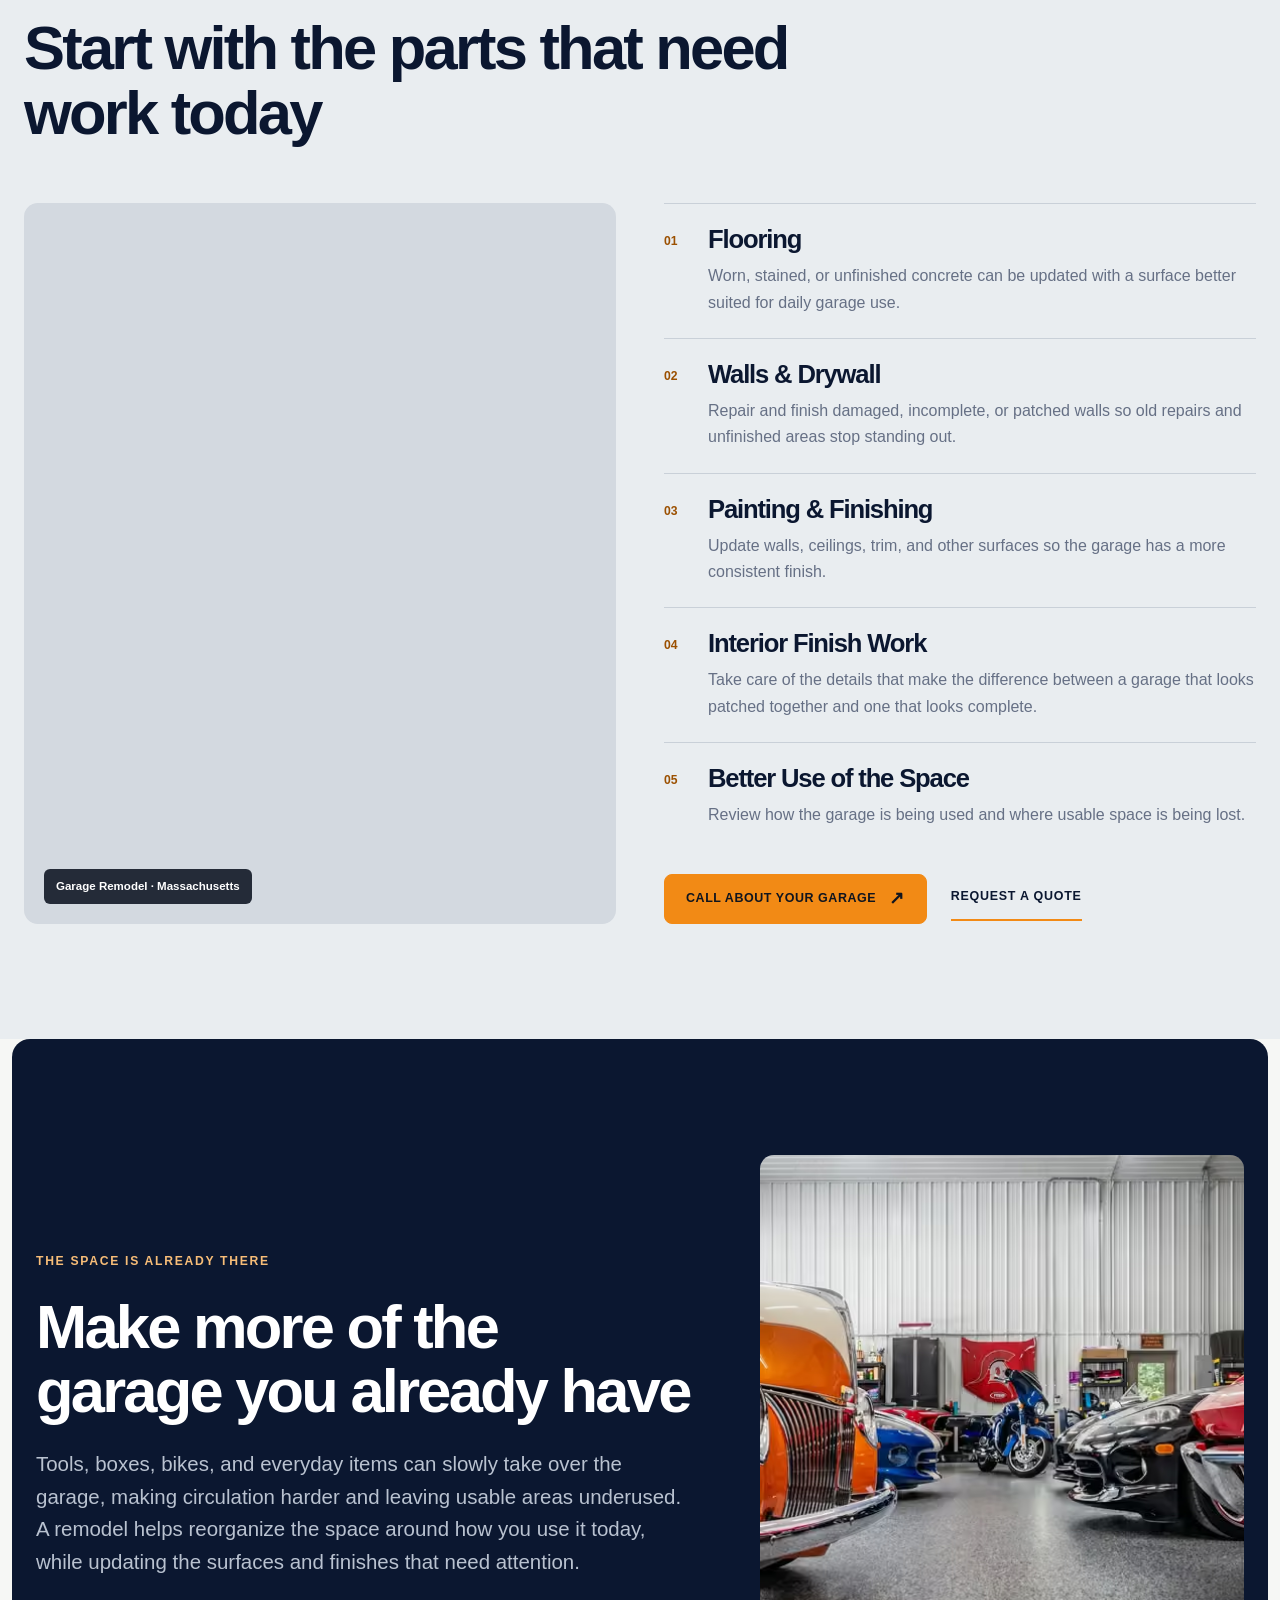
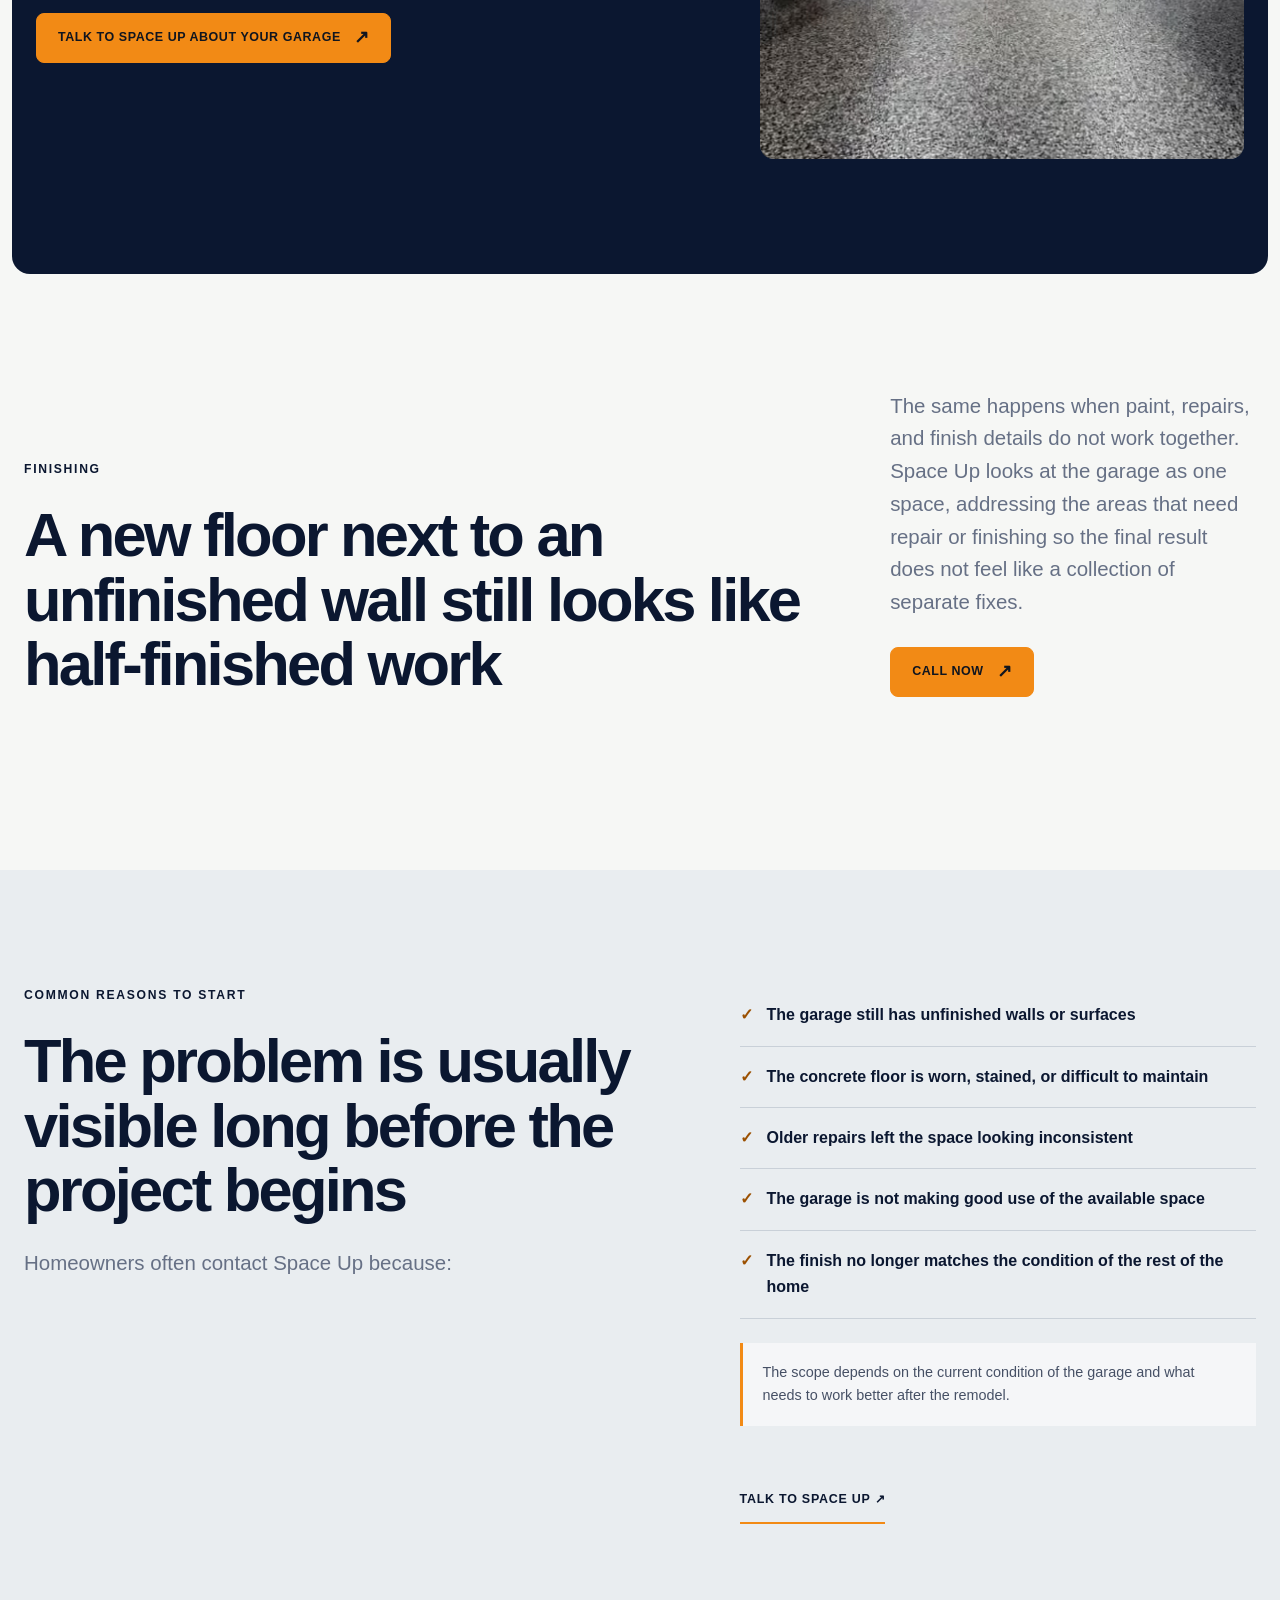
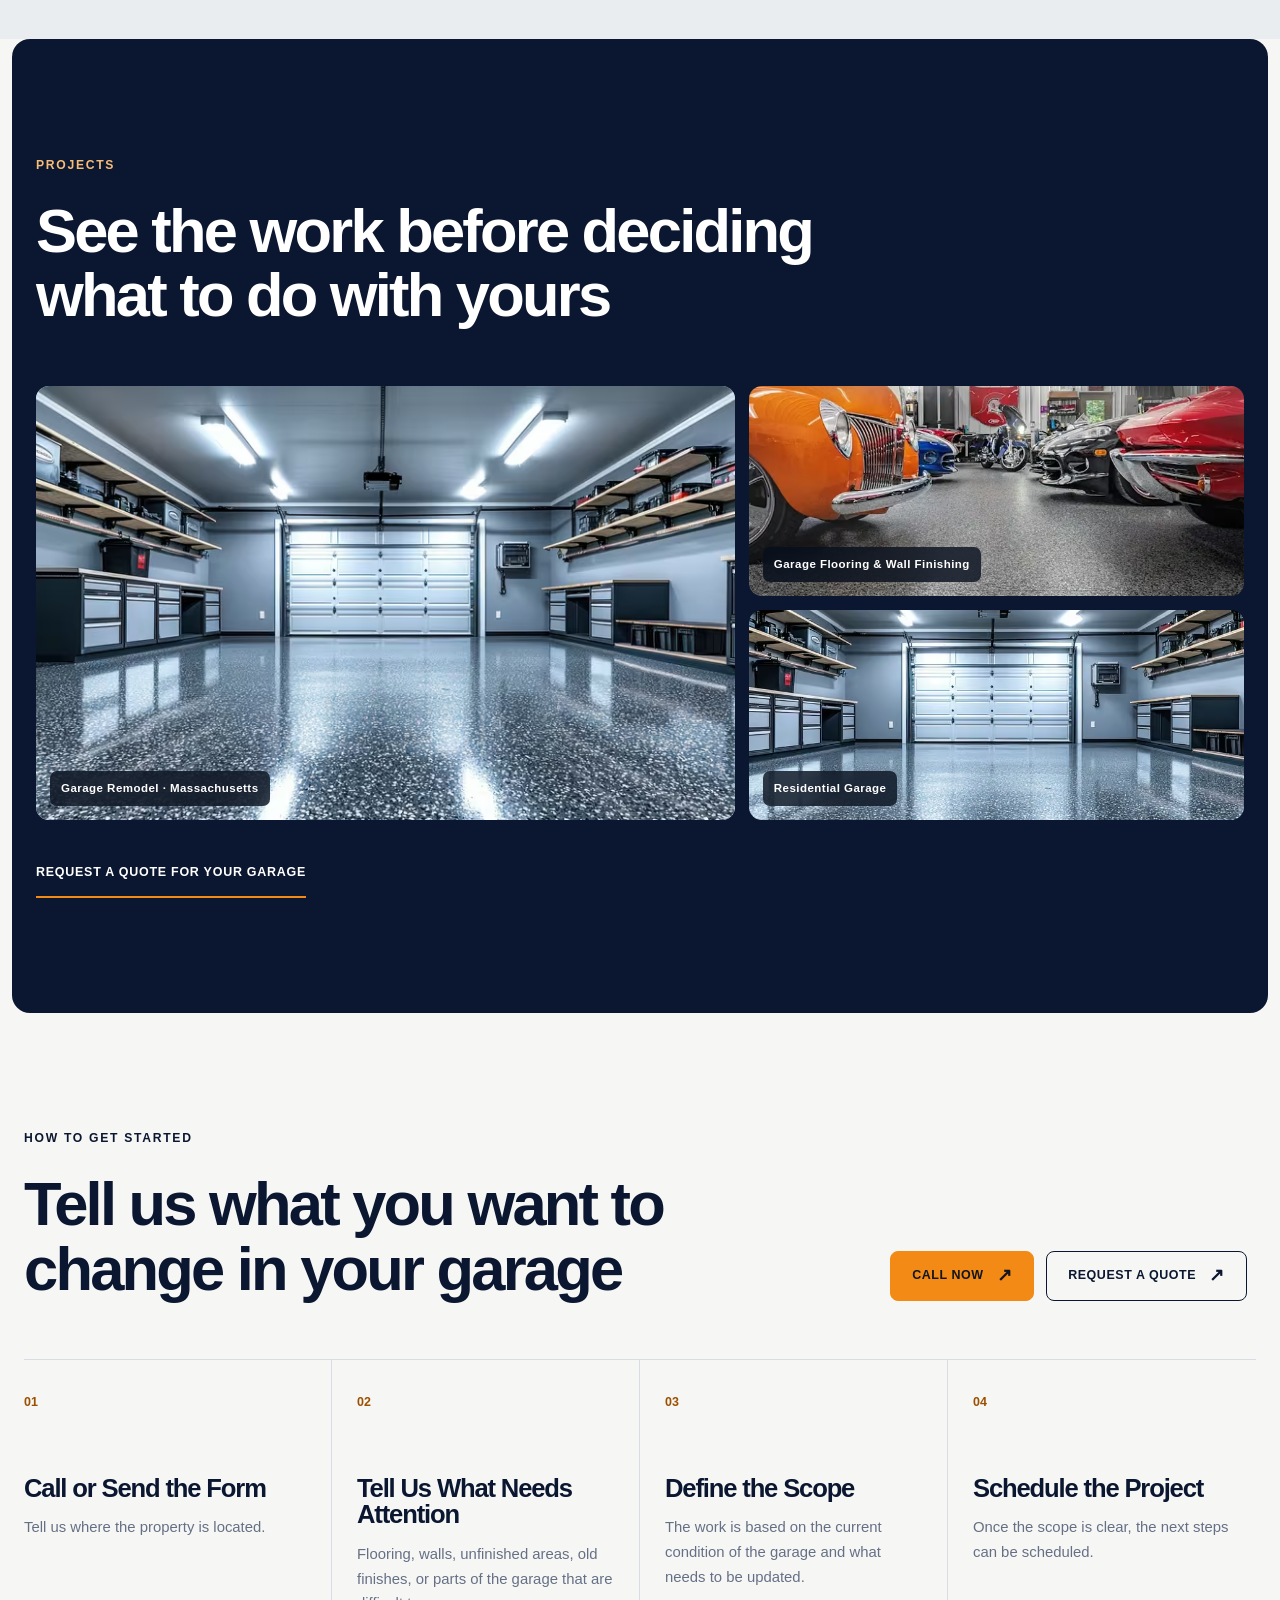
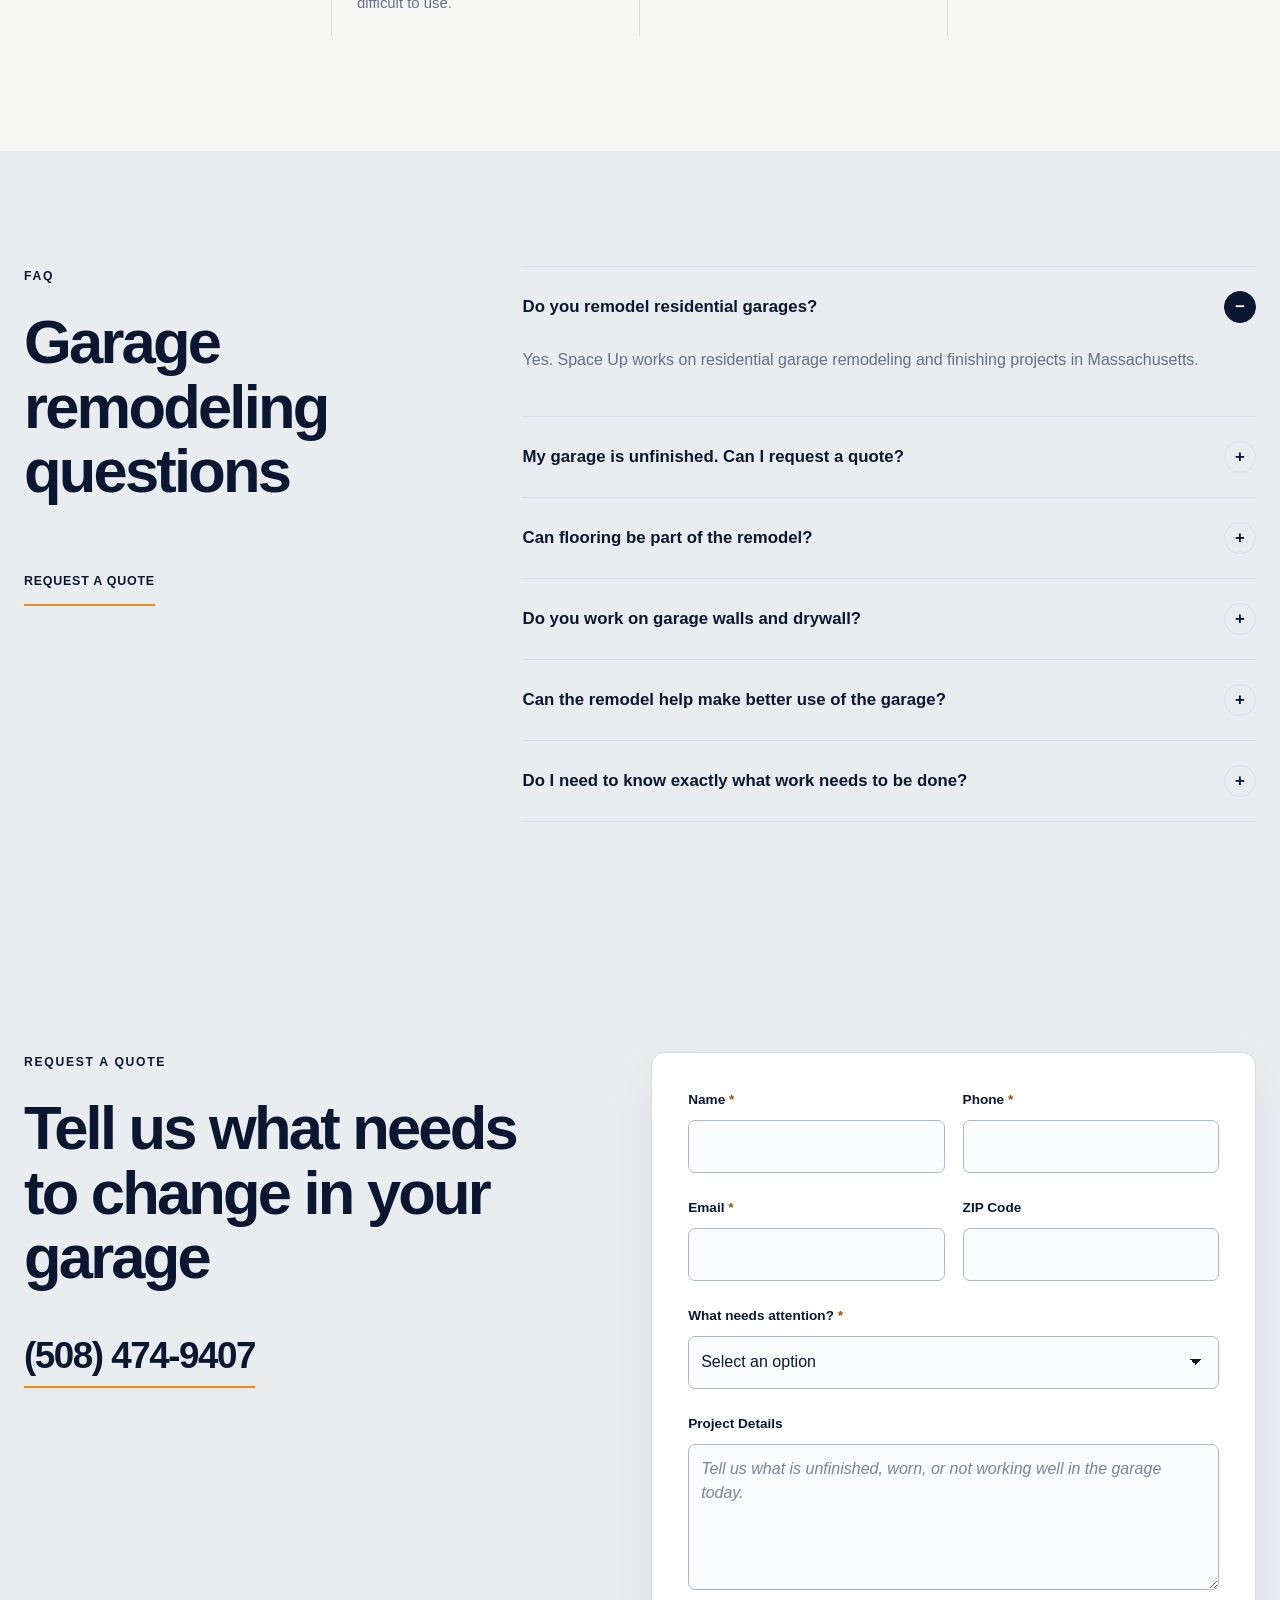
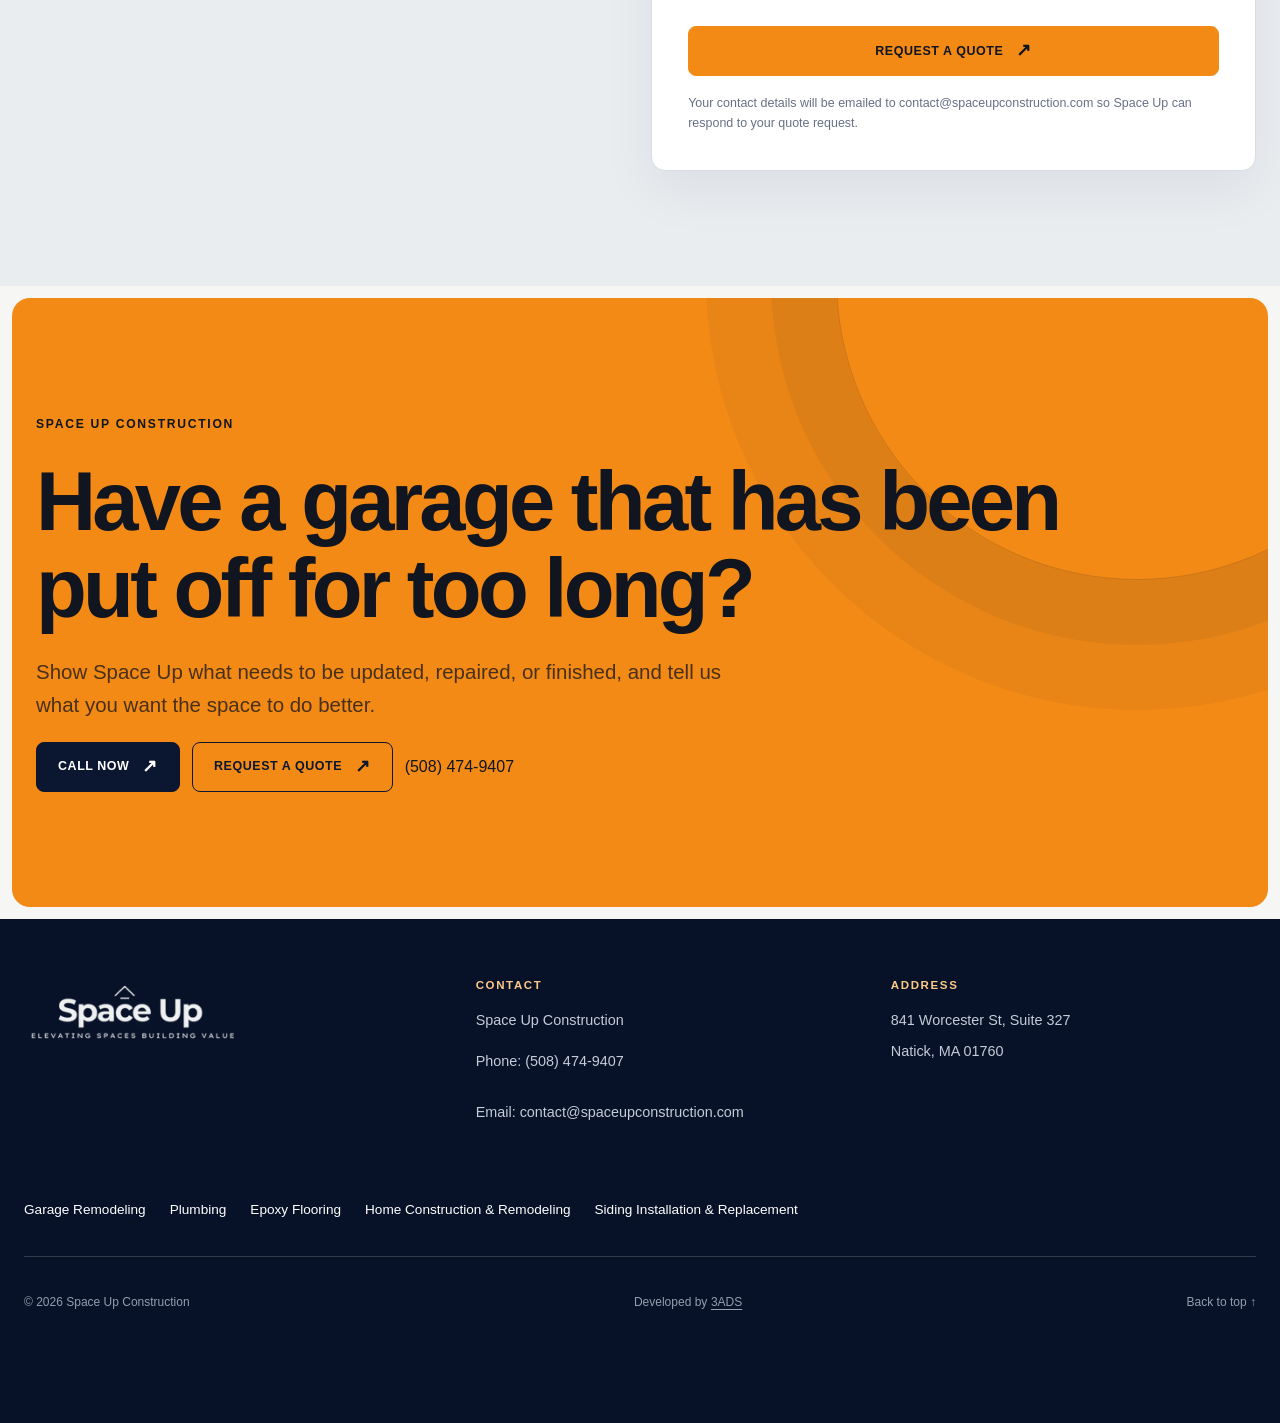
<file: garage-remodeling/index.html>
<!doctype html>
<html lang="en-US">
<head>
  <meta charset="utf-8">
  <link rel="preconnect" href="https://www.googletagmanager.com">
  <link rel="preload" href="https://www.googletagmanager.com/gtm.js?id=GTM-52FS343L" as="script" fetchpriority="high">
  <!-- Google Tag Manager: keep the inline script and its CSP SHA-256 hash in sync. -->
  <script>(function(w,d,s,l,i){w[l]=w[l]||[];w[l].push({'gtm.start':
new Date().getTime(),event:'gtm.js'});var f=d.getElementsByTagName(s)[0],
j=d.createElement(s),dl=l!='dataLayer'?'&l='+l:'';j.async=true;
j.setAttribute('fetchpriority','high');j.src=
'https://www.googletagmanager.com/gtm.js?id='+i+dl;
f.parentNode.insertBefore(j,f);
})(window,document,'script','dataLayer','GTM-52FS343L');</script>
  <!-- End Google Tag Manager -->
  <meta name="viewport" content="width=device-width, initial-scale=1">
  <meta name="description" content="Residential garage remodeling in Massachusetts: flooring, walls and drywall, painting and interior finish work. Call Space Up Construction at (508) 474-9407.">
  <title>Garage Remodeling in Massachusetts | Space Up Construction</title>
  <link rel="stylesheet" href="../assets/site.css?v=bb2f9e2c4602">
  <link rel="stylesheet" href="styles.css?v=6116cba1c948">
  <script src="../assets/site.js?v=6fc0fdb012df" defer></script>
  <meta name="theme-color" content="#0b1730">
  <meta name="robots" content="index, follow, max-image-preview:large">
  <link rel="canonical" href="https://services.spaceupconstruction.com/garage-remodeling/">
  <link rel="describedby" href="/llms.txt" type="text/plain">
  <meta property="og:type" content="website">
  <meta property="og:site_name" content="Space Up Construction">
  <meta property="og:locale" content="en_US">
  <meta property="og:title" content="Garage Remodeling in Massachusetts | Space Up Construction">
  <meta property="og:description" content="Residential garage remodeling in Massachusetts: flooring, walls and drywall, painting and interior finish work. Call Space Up Construction at (508) 474-9407.">
  <meta property="og:url" content="https://services.spaceupconstruction.com/garage-remodeling/">
  <meta property="og:image" content="https://services.spaceupconstruction.com/garage-remodeling/assets/finished-garage-1200.webp">
  <meta property="og:image:alt" content="Remodeled residential garage with finished floor, walls and storage">
  <meta name="twitter:card" content="summary_large_image">
  <meta name="twitter:title" content="Garage Remodeling in Massachusetts | Space Up Construction">
  <meta name="twitter:description" content="Residential garage remodeling in Massachusetts: flooring, walls and drywall, painting and interior finish work. Call Space Up Construction at (508) 474-9407.">
  <meta name="twitter:image" content="https://services.spaceupconstruction.com/garage-remodeling/assets/finished-garage-1200.webp">
  <script type="application/ld+json">{"@context":"https://schema.org","@graph":[{"@type":"GeneralContractor","@id":"https://services.spaceupconstruction.com/#business","name":"Space Up Construction","url":"https://services.spaceupconstruction.com/","telephone":"+1-508-474-9407","email":"contact@spaceupconstruction.com","logo":"https://services.spaceupconstruction.com/epoxy-flooring/assets/space-up-logo.avif","address":{"@type":"PostalAddress","streetAddress":"841 Worcester St, Suite 327","addressLocality":"Natick","addressRegion":"MA","postalCode":"01760","addressCountry":"US"},"areaServed":{"@type":"State","name":"Massachusetts"}},{"@type":"WebSite","@id":"https://services.spaceupconstruction.com/#website","url":"https://services.spaceupconstruction.com/","name":"Space Up Construction","inLanguage":"en-US","publisher":{"@id":"https://services.spaceupconstruction.com/#business"}},{"@type":"Service","@id":"https://services.spaceupconstruction.com/garage-remodeling/#service","name":"Garage Remodeling","serviceType":"Residential Garage Remodeling","url":"https://services.spaceupconstruction.com/garage-remodeling/","description":"Residential garage remodeling in Massachusetts: flooring, walls and drywall, painting and interior finish work. Call Space Up Construction at (508) 474-9407.","provider":{"@id":"https://services.spaceupconstruction.com/#business"},"areaServed":{"@type":"State","name":"Massachusetts"}},{"@type":"BreadcrumbList","@id":"https://services.spaceupconstruction.com/garage-remodeling/#breadcrumbs","itemListElement":[{"@type":"ListItem","position":1,"name":"Services","item":"https://services.spaceupconstruction.com/"},{"@type":"ListItem","position":2,"name":"Garage Remodeling","item":"https://services.spaceupconstruction.com/garage-remodeling/"}]},{"@type":"FAQPage","@id":"https://services.spaceupconstruction.com/garage-remodeling/#faq","mainEntity":[{"@type":"Question","name":"Do you remodel residential garages?","acceptedAnswer":{"@type":"Answer","text":"Yes. Space Up works on residential garage remodeling and finishing projects in Massachusetts."}},{"@type":"Question","name":"My garage is unfinished. Can I request a quote?","acceptedAnswer":{"@type":"Answer","text":"Yes. Tell us which areas were left unfinished or need to be updated so the team can understand the scope."}},{"@type":"Question","name":"Can flooring be part of the remodel?","acceptedAnswer":{"@type":"Answer","text":"Yes. Flooring can be included based on the condition of the existing surface and the work defined for the project."}},{"@type":"Question","name":"Do you work on garage walls and drywall?","acceptedAnswer":{"@type":"Answer","text":"Yes. Space Up can include drywall repair and wall finishing as part of a garage remodeling project."}},{"@type":"Question","name":"Can the remodel help make better use of the garage?","acceptedAnswer":{"@type":"Answer","text":"Yes. How the garage is currently used can be considered when deciding which areas need to change."}},{"@type":"Question","name":"Do I need to know exactly what work needs to be done?","acceptedAnswer":{"@type":"Answer","text":"No. Tell us what bothers you about the garage today and how you use the space. The scope can be discussed from there."}}]},{"@type":"WebPage","@id":"https://services.spaceupconstruction.com/garage-remodeling/#webpage","url":"https://services.spaceupconstruction.com/garage-remodeling/","name":"Garage Remodeling in Massachusetts | Space Up Construction","description":"Residential garage remodeling in Massachusetts: flooring, walls and drywall, painting and interior finish work. Call Space Up Construction at (508) 474-9407.","inLanguage":"en-US","isPartOf":{"@id":"https://services.spaceupconstruction.com/#website"},"about":{"@id":"https://services.spaceupconstruction.com/garage-remodeling/#service"},"breadcrumb":{"@id":"https://services.spaceupconstruction.com/garage-remodeling/#breadcrumbs"},"hasPart":{"@id":"https://services.spaceupconstruction.com/garage-remodeling/#faq"}}]}</script>
  <link rel="icon" href="/assets/favicon-32.png" type="image/png" sizes="32x32">
  <link rel="apple-touch-icon" href="/assets/apple-touch-icon.png">
</head>
<body class="page-garage">
  <!-- Google Tag Manager (noscript) -->
  <noscript><iframe src="https://www.googletagmanager.com/ns.html?id=GTM-52FS343L" height="0" width="0" hidden title="Google Tag Manager"></iframe></noscript>
  <!-- End Google Tag Manager (noscript) -->
  <a class="skip-link" href="#main">Skip to content</a>
  <header class="site-header">
    <div class="container nav-shell">
      <a class="brand" href="#top" aria-label="Space Up Construction — home"><img src="assets/space-up-logo-240.avif" srcset="assets/space-up-logo-160.avif 160w, assets/space-up-logo-240.avif 240w, assets/space-up-logo.avif 412w" sizes="(max-width: 680px) 150px, 210px" width="412" height="130" alt="Space Up Construction"></a>
      <nav class="nav-links" aria-label="Main navigation">
        <a href="#services">Services</a><a href="#projects">Projects</a><a href="#faq">FAQ</a><a href="#quote">Quote</a>
        <a class="nav-call" href="tel:+15084749407" aria-label="Call Now: Space Up Construction at (508) 474-9407">Call Now</a>
      </nav>
    </div>
  </header>
  <main id="main">
    <section class="hero" id="top" aria-labelledby="hero-title">
      <div class="hero-media"><picture><source type="image/avif" srcset="assets/finished-garage-480.avif 480w, assets/finished-garage-800.avif 800w, assets/finished-garage-1200.avif 1200w, assets/finished-garage-1600.avif 1600w" sizes="(max-width: 680px) calc(100vw - 34px), 100vw"><img src="assets/finished-garage-1600.webp" width="1600" height="897" fetchpriority="high" alt="Remodeled residential garage with a finished floor, painted walls, cabinets and wall shelving" srcset="assets/finished-garage-480.webp 480w, assets/finished-garage-800.webp 800w, assets/finished-garage-1200.webp 1200w, assets/finished-garage-1600.webp 1600w" sizes="(max-width: 680px) calc(100vw - 34px), 100vw" decoding="async" loading="eager"></picture></div>
      <div class="container hero-content">
        <div class="hero-copy">
          <p class="eyebrow">Space Up Construction · Massachusetts</p>
          <h1 id="hero-title">Remodel Your Garage <span>Without Wasting the Space You Already Have</span></h1>
          <p class="hero-description">Space Up updates floors, walls, and finishes in residential garages that feel unfinished, worn, or no longer work well for everyday use.</p>
          <div class="button-row hero-actions"><a class="button" href="tel:+15084749407">Call Now</a><a class="button button--outline" href="#quote">Request a Quote</a></div>
        </div>
        <div class="hero-proof" aria-label="Garage remodeling"><span>Residential Garage Remodeling in Massachusetts</span><a href="tel:+15084749407">(508) 474-9407</a></div>
      </div>
    </section>

    <section class="section" aria-labelledby="everyday-title">
      <div class="container">
        <div class="section-head"><div><p class="section-label">The Garage Gets Used Every Day</p><h2 id="everyday-title">Some problems keep getting pushed aside</h2></div><div><p class="lead">Worn flooring, unfinished walls, visible patchwork, old paint, and wasted space can make the garage feel disconnected from the rest of the house, and that is usually where the remodel starts.</p><a class="inline-cta" href="tel:+15084749407">Talk About My Garage ↗</a></div></div>
      </div>
    </section>

    <section class="section proof-band" id="services" aria-labelledby="services-title">
      <div class="container">
        <div class="section-head"><div><p class="section-label">Garage Remodeling</p><h2 id="services-title">Start with the parts that need work today</h2></div></div>
        <div class="garage-layout">
          <figure class="garage-photo"><picture><source type="image/avif" srcset="assets/finished-garage-480.avif 480w, assets/finished-garage-800.avif 800w, assets/finished-garage-1200.avif 1200w, assets/finished-garage-1600.avif 1600w" sizes="(max-width: 680px) calc(100vw - 36px), (max-width: 980px) 75vw, 700px"><img src="assets/finished-garage-1200.webp" width="1600" height="897" loading="lazy" alt="Garage with finished flooring, painted walls, trim and organized storage" srcset="assets/finished-garage-480.webp 480w, assets/finished-garage-800.webp 800w, assets/finished-garage-1200.webp 1200w, assets/finished-garage-1600.webp 1600w" sizes="(max-width: 680px) calc(100vw - 36px), (max-width: 980px) 75vw, 700px" decoding="async"></picture><figcaption>Garage Remodel · Massachusetts</figcaption></figure>
          <div class="garage-services">
            <article class="service-row"><span class="service-number" aria-hidden="true">01</span><div><h3>Flooring</h3><p>Worn, stained, or unfinished concrete can be updated with a surface better suited for daily garage use.</p></div></article>
            <article class="service-row"><span class="service-number" aria-hidden="true">02</span><div><h3>Walls &amp; Drywall</h3><p>Repair and finish damaged, incomplete, or patched walls so old repairs and unfinished areas stop standing out.</p></div></article>
            <article class="service-row"><span class="service-number" aria-hidden="true">03</span><div><h3>Painting &amp; Finishing</h3><p>Update walls, ceilings, trim, and other surfaces so the garage has a more consistent finish.</p></div></article>
            <article class="service-row"><span class="service-number" aria-hidden="true">04</span><div><h3>Interior Finish Work</h3><p>Take care of the details that make the difference between a garage that looks patched together and one that looks complete.</p></div></article>
            <article class="service-row"><span class="service-number" aria-hidden="true">05</span><div><h3>Better Use of the Space</h3><p>Review how the garage is being used and where usable space is being lost.</p></div></article>
            <div class="button-row"><a class="button" href="tel:+15084749407">Call About Your Garage</a><a class="inline-cta" href="#quote">Request a Quote</a></div>
          </div>
        </div>
      </div>
    </section>

    <section class="section dark-panel" aria-labelledby="space-title">
      <div class="container space-layout">
        <div><p class="section-label">The Space Is Already There</p><h2 id="space-title">Make more of the garage you already have</h2><p class="lead">Tools, boxes, bikes, and everyday items can slowly take over the garage, making circulation harder and leaving usable areas underused. A remodel helps reorganize the space around how you use it today, while updating the surfaces and finishes that need attention.</p><div class="button-row"><a class="button" href="tel:+15084749407">Talk to Space Up About Your Garage</a></div></div>
        <figure class="space-photo"><picture><source type="image/avif" srcset="assets/garage-cars-2k-480.avif 480w, assets/garage-cars-2k-800.avif 800w, assets/garage-cars-2k-1200.avif 1200w" sizes="(max-width: 680px) calc(100vw - 36px), (max-width: 980px) 75vw, 480px"><img src="assets/garage-cars-2k-1200.webp" width="1792" height="2400" loading="lazy" alt="Large garage with a finished floor and open space around parked vehicles" srcset="assets/garage-cars-2k-480.webp 480w, assets/garage-cars-2k-800.webp 800w, assets/garage-cars-2k-1200.webp 1200w" sizes="(max-width: 680px) calc(100vw - 36px), (max-width: 980px) 75vw, 480px" decoding="async"></picture></figure>
      </div>
    </section>

    <section class="section" aria-labelledby="finishing-title">
      <div class="container">
        <div class="section-head"><div><p class="section-label">Finishing</p><h2 id="finishing-title">A new floor next to an unfinished wall still looks like half-finished work</h2></div><div><p class="lead">The same happens when paint, repairs, and finish details do not work together. Space Up looks at the garage as one space, addressing the areas that need repair or finishing so the final result does not feel like a collection of separate fixes.</p><div class="button-row"><a class="button" href="tel:+15084749407">Call Now</a></div></div></div>
      </div>
    </section>

    <section class="section proof-band" aria-labelledby="reasons-title">
      <div class="container check-layout">
        <div><p class="section-label">Common Reasons to Start</p><h2 id="reasons-title">The problem is usually visible long before the project begins</h2><p class="lead">Homeowners often contact Space Up because:</p></div>
        <div><ul class="check-list"><li>The garage still has unfinished walls or surfaces</li><li>The concrete floor is worn, stained, or difficult to maintain</li><li>Older repairs left the space looking inconsistent</li><li>The garage is not making good use of the available space</li><li>The finish no longer matches the condition of the rest of the home</li></ul><p class="note">The scope depends on the current condition of the garage and what needs to work better after the remodel.</p><a class="inline-cta" href="tel:+15084749407">Talk to Space Up ↗</a></div>
      </div>
    </section>

    <section class="section dark-panel" id="projects" aria-labelledby="projects-title">
      <div class="container">
        <div class="section-head"><div><p class="section-label">Projects</p><h2 id="projects-title">See the work before deciding what to do with yours</h2></div></div>
        <!-- Replace with verified Space Up garage remodeling photos when available: before & after, flooring, walls/drywall, painting, finish details and the completed garage. -->
        <div class="gallery">
          <figure><picture><source type="image/avif" srcset="assets/finished-garage-480.avif 480w, assets/finished-garage-800.avif 800w, assets/finished-garage-1200.avif 1200w, assets/finished-garage-1600.avif 1600w" sizes="(max-width: 680px) calc(100vw - 36px), (max-width: 980px) 75vw, 800px"><img src="assets/finished-garage-1200.webp" width="1600" height="897" loading="lazy" alt="Completed garage with finished floor, painted walls and storage" srcset="assets/finished-garage-480.webp 480w, assets/finished-garage-800.webp 800w, assets/finished-garage-1200.webp 1200w, assets/finished-garage-1600.webp 1600w" sizes="(max-width: 680px) calc(100vw - 36px), (max-width: 980px) 75vw, 800px" decoding="async"></picture><figcaption>Garage Remodel · Massachusetts</figcaption></figure>
          <figure><picture><source type="image/avif" srcset="assets/project-02-480.avif 480w, assets/project-02-800.avif 800w, assets/project-02-1200.avif 1200w" sizes="(max-width: 680px) calc(100vw - 36px), (max-width: 980px) 75vw, 520px"><img src="assets/project-02-1200.webp" width="1600" height="900" loading="lazy" alt="Finished garage floor and walls in a large vehicle garage" srcset="assets/project-02-480.webp 480w, assets/project-02-800.webp 800w, assets/project-02-1200.webp 1200w" sizes="(max-width: 680px) calc(100vw - 36px), (max-width: 980px) 75vw, 520px" decoding="async"></picture><figcaption>Garage Flooring &amp; Wall Finishing</figcaption></figure>
          <figure><picture><source type="image/avif" srcset="assets/flake-epoxy-480.avif 480w, assets/flake-epoxy-800.avif 800w, assets/flake-epoxy-1200.avif 1200w" sizes="(max-width: 680px) calc(100vw - 36px), (max-width: 980px) 75vw, 520px"><img src="assets/flake-epoxy-1200.webp" width="1200" height="900" loading="lazy" alt="Residential garage with a finished gray flake floor" srcset="assets/flake-epoxy-480.webp 480w, assets/flake-epoxy-800.webp 800w, assets/flake-epoxy-1200.webp 1200w" sizes="(max-width: 680px) calc(100vw - 36px), (max-width: 980px) 75vw, 520px" decoding="async"></picture><figcaption>Residential Garage</figcaption></figure>
        </div>
        <a class="inline-cta" href="#quote">Request a Quote for Your Garage</a>
      </div>
    </section>

    <section class="section" id="process" aria-labelledby="process-title">
      <div class="container">
        <div class="section-head"><div><p class="section-label">How to Get Started</p><h2 id="process-title">Tell us what you want to change in your garage</h2></div><div class="button-row"><a class="button" href="tel:+15084749407">Call Now</a><a class="button button--outline" href="#quote">Request a Quote</a></div></div>
        <div class="steps contact-steps">
          <article class="step"><span class="step-number">01</span><h3>Call or Send the Form</h3><p>Tell us where the property is located.</p></article>
          <article class="step"><span class="step-number">02</span><h3>Tell Us What Needs Attention</h3><p>Flooring, walls, unfinished areas, old finishes, or parts of the garage that are difficult to use.</p></article>
          <article class="step"><span class="step-number">03</span><h3>Define the Scope</h3><p>The work is based on the current condition of the garage and what needs to be updated.</p></article>
          <article class="step"><span class="step-number">04</span><h3>Schedule the Project</h3><p>Once the scope is clear, the next steps can be scheduled.</p></article>
        </div>
      </div>
    </section>

    <section class="section proof-band" id="faq" aria-labelledby="faq-title">
      <div class="container faq-layout">
        <div><p class="section-label">FAQ</p><h2 id="faq-title">Garage remodeling questions</h2><a class="inline-cta" href="#quote">Request a Quote</a></div>
        <div class="faq-list">
          <details name="faq" open><summary>Do you remodel residential garages?</summary><p>Yes. Space Up works on residential garage remodeling and finishing projects in Massachusetts.</p></details>
          <details name="faq"><summary>My garage is unfinished. Can I request a quote?</summary><p>Yes. Tell us which areas were left unfinished or need to be updated so the team can understand the scope.</p></details>
          <details name="faq"><summary>Can flooring be part of the remodel?</summary><p>Yes. Flooring can be included based on the condition of the existing surface and the work defined for the project.</p></details>
          <details name="faq"><summary>Do you work on garage walls and drywall?</summary><p>Yes. Space Up can include drywall repair and wall finishing as part of a garage remodeling project.</p></details>
          <details name="faq"><summary>Can the remodel help make better use of the garage?</summary><p>Yes. How the garage is currently used can be considered when deciding which areas need to change.</p></details>
          <details name="faq"><summary>Do I need to know exactly what work needs to be done?</summary><p>No. Tell us what bothers you about the garage today and how you use the space. The scope can be discussed from there.</p></details>
        </div>
      </div>
    </section>

    <section class="section quote-section" id="quote" aria-labelledby="quote-title">
      <div class="container quote-layout">
        <div><p class="section-label">Request a Quote</p><h2 id="quote-title">Tell us what needs to change in your garage</h2><a class="quote-phone" href="tel:+15084749407">(508) 474-9407</a></div>
        <form class="quote-form" data-quote-form action="/submit-quote.php" method="post" accept-charset="UTF-8" aria-describedby="garage-form-note">
          <input type="hidden" name="service" value="Garage Remodeling">
          <input type="hidden" name="submission_id" value="">
          <div class="form-trap" aria-hidden="true"><label for="garage-company-website">Leave this field blank</label><input id="garage-company-website" name="company_website" type="text" tabindex="-1" autocomplete="off"></div>
          <div class="form-grid">
            <div class="field"><label for="garage-name">Name <span aria-hidden="true">*</span></label><input id="garage-name" name="name" autocomplete="name" maxlength="120" required></div>
            <div class="field"><label for="garage-phone">Phone <span aria-hidden="true">*</span></label><input id="garage-phone" name="phone" type="tel" autocomplete="tel" maxlength="40" required></div>
            <div class="field"><label for="garage-email">Email <span aria-hidden="true">*</span></label><input id="garage-email" name="email" type="email" autocomplete="email" maxlength="254" required></div>
            <div class="field"><label for="garage-zip">ZIP Code</label><input id="garage-zip" name="zip" autocomplete="postal-code" inputmode="numeric" pattern="[0-9]{5}(-[0-9]{4})?" title="Enter a 5-digit ZIP code or ZIP+4." maxlength="10"></div>
            <div class="field field--full"><label for="garage-need">What needs attention? <span aria-hidden="true">*</span></label><select id="garage-need" name="need" required><option value="" selected disabled>Select an option</option><option>Full Garage Remodel</option><option>Flooring</option><option>Walls / Drywall</option><option>Painting / Finishing</option><option>Multiple Areas</option><option>Not Sure Yet</option></select></div>
            <div class="field field--full"><label for="garage-details">Project Details</label><textarea id="garage-details" name="details" rows="5" maxlength="2000" placeholder="Tell us what is unfinished, worn, or not working well in the garage today."></textarea></div>
          </div>
          <button class="button" type="submit">Request a Quote</button>
          <p class="form-note" id="garage-form-note">Your contact details will be emailed to contact@spaceupconstruction.com so Space Up can respond to your quote request.</p>
          <p class="form-status" role="status" aria-live="polite" hidden></p>
        </form>
      </div>
    </section>

    <section class="cta-panel" aria-labelledby="final-title">
      <div class="container"><p class="section-label">Space Up Construction</p><h2 id="final-title">Have a garage that has been put off for too long?</h2><p class="lead">Show Space Up what needs to be updated, repaired, or finished, and tell us what you want the space to do better.</p><div class="button-row"><a class="button" href="tel:+15084749407">Call Now</a><a class="button button--outline" href="#quote">Request a Quote</a><a class="final-phone" href="tel:+15084749407">(508) 474-9407</a></div></div>
    </section>
  </main>
  <footer class="site-footer">
    <div class="container">
      <div class="footer-top"><div><img class="footer-logo" src="assets/space-up-logo-240.avif" srcset="assets/space-up-logo-160.avif 160w, assets/space-up-logo-240.avif 240w, assets/space-up-logo.avif 412w" sizes="(max-width: 680px) 150px, 210px" width="412" height="130" alt="Space Up Construction" loading="lazy" decoding="async"></div><div class="footer-block"><h3>Contact</h3><p>Space Up Construction</p><a href="tel:+15084749407">Phone: (508) 474-9407</a><a href="mailto:contact@spaceupconstruction.com">Email: contact@spaceupconstruction.com</a></div><div class="footer-block"><h3>Address</h3><p>841 Worcester St, Suite 327</p><p>Natick, MA 01760</p></div></div>
      <nav class="footer-services" aria-label="Our services"><a href="../garage-remodeling/">Garage Remodeling</a><a href="../plumbing/">Plumbing</a><a href="../epoxy-flooring/">Epoxy Flooring</a><a href="../home-construction/">Home Construction &amp; Remodeling</a><a href="../siding-finishing/">Siding Installation &amp; Replacement</a></nav>
      <div class="footer-bottom"><span>© 2026 Space Up Construction</span><span class="developer-credit">Developed by <a href="https://3ads.com.br/">3ADS</a></span><a href="#top">Back to top ↑</a></div>
    </div>
  </footer>
  <a class="mobile-call" href="tel:+15084749407" aria-label="Call Now · (508) 474-9407 — Space Up Construction">Call Now · (508) 474-9407</a>
</body>
</html>
</file>
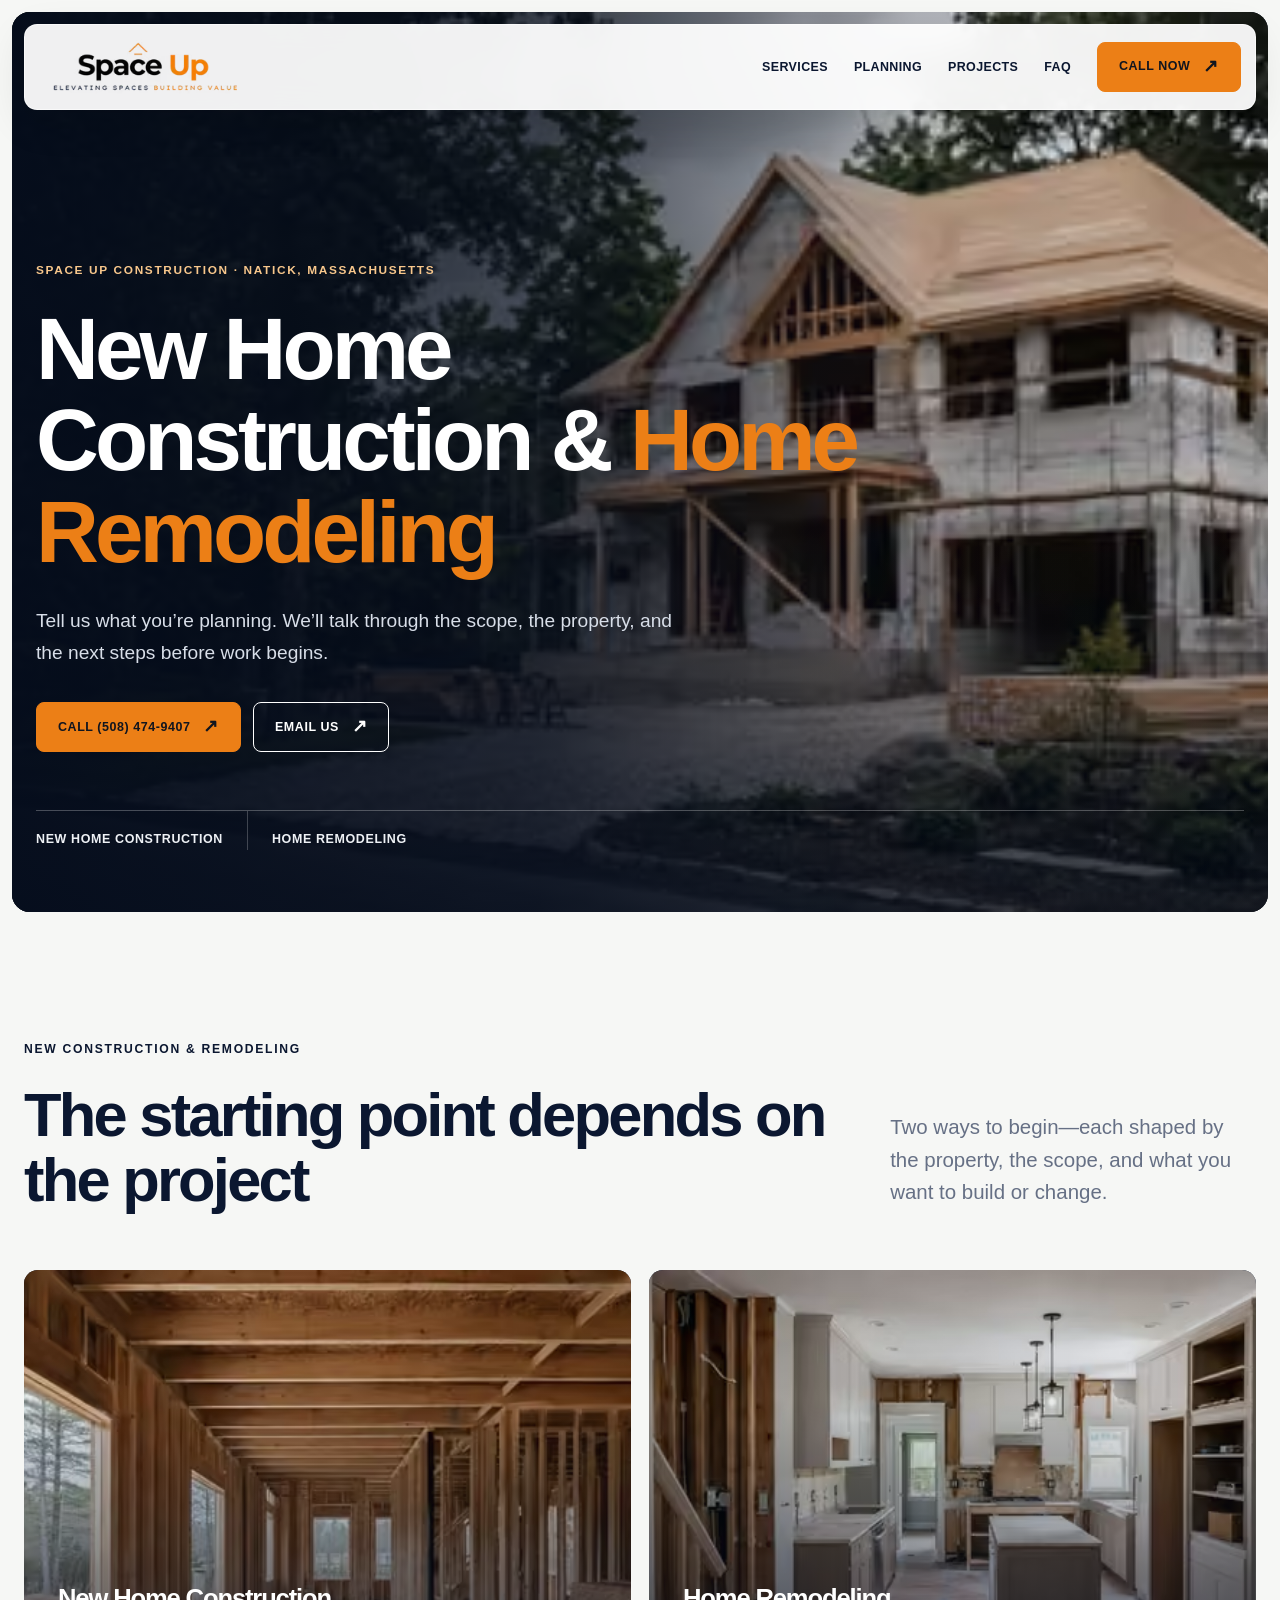
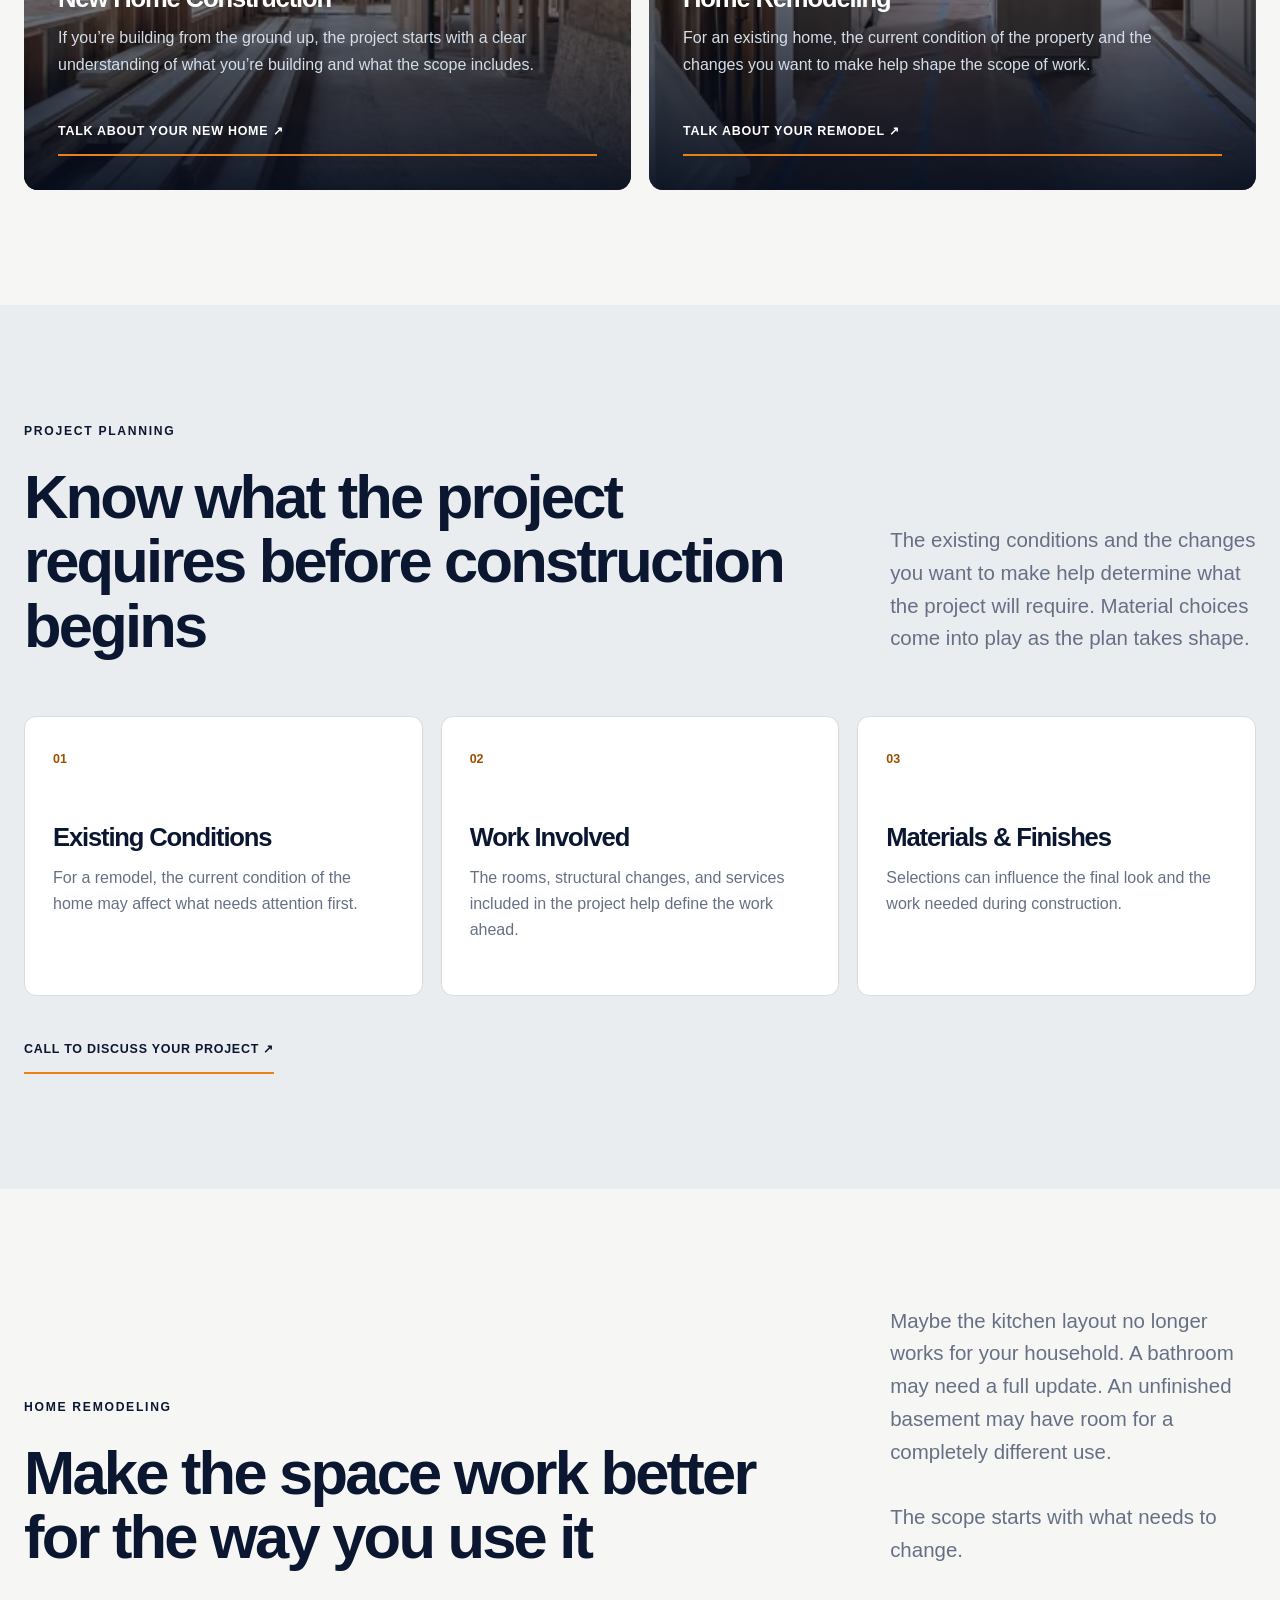
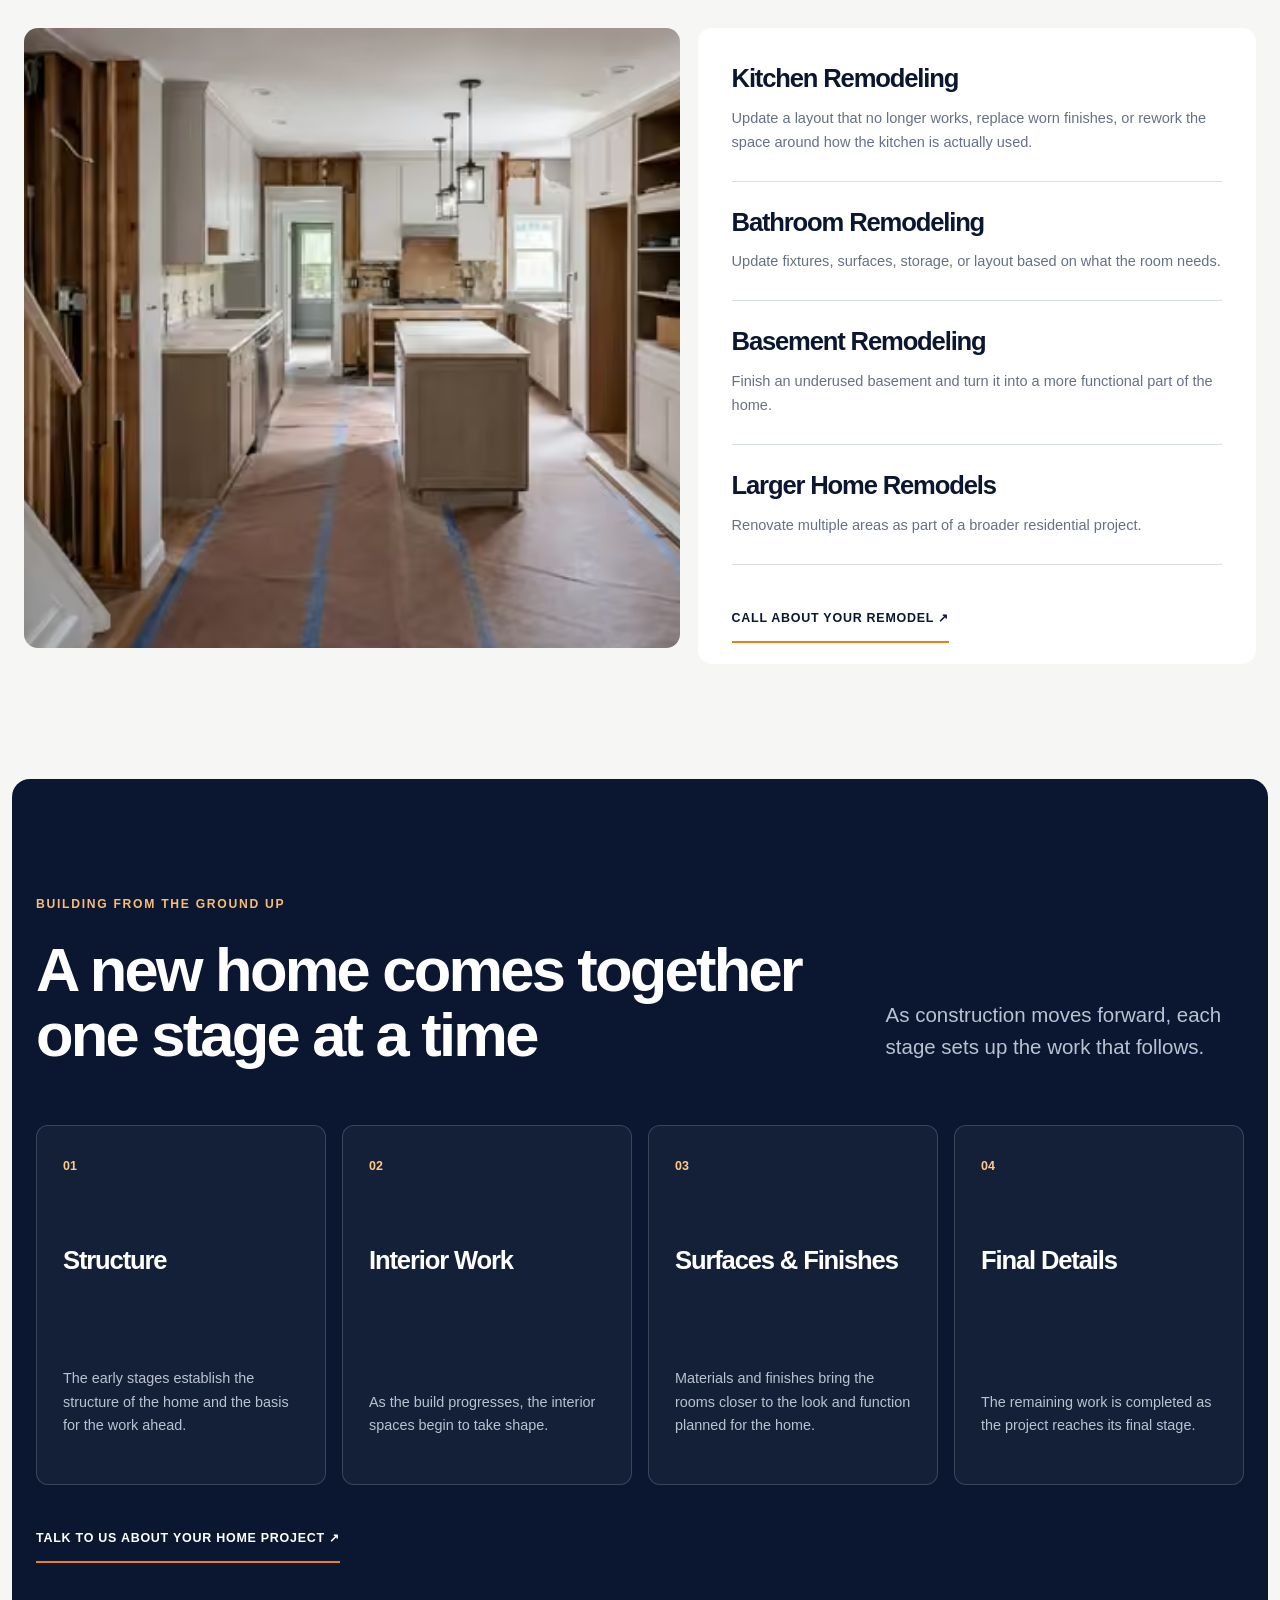
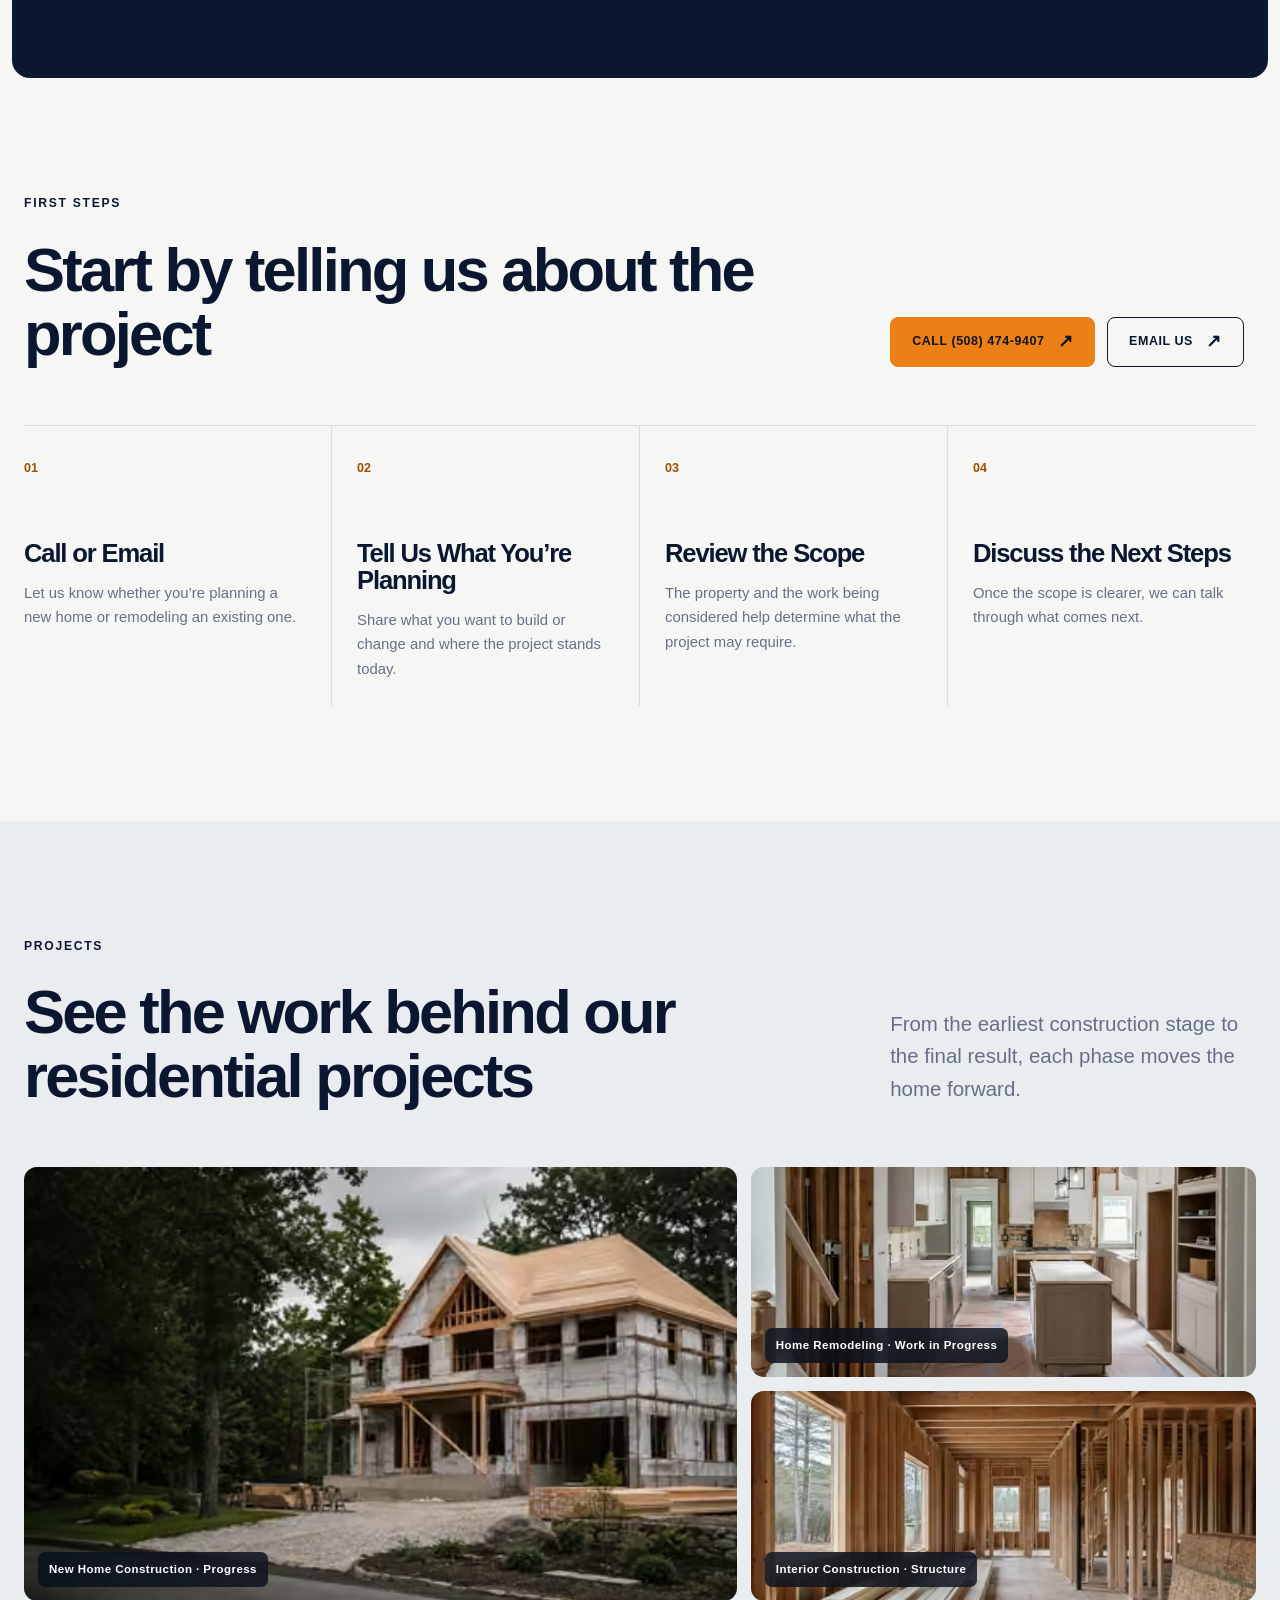
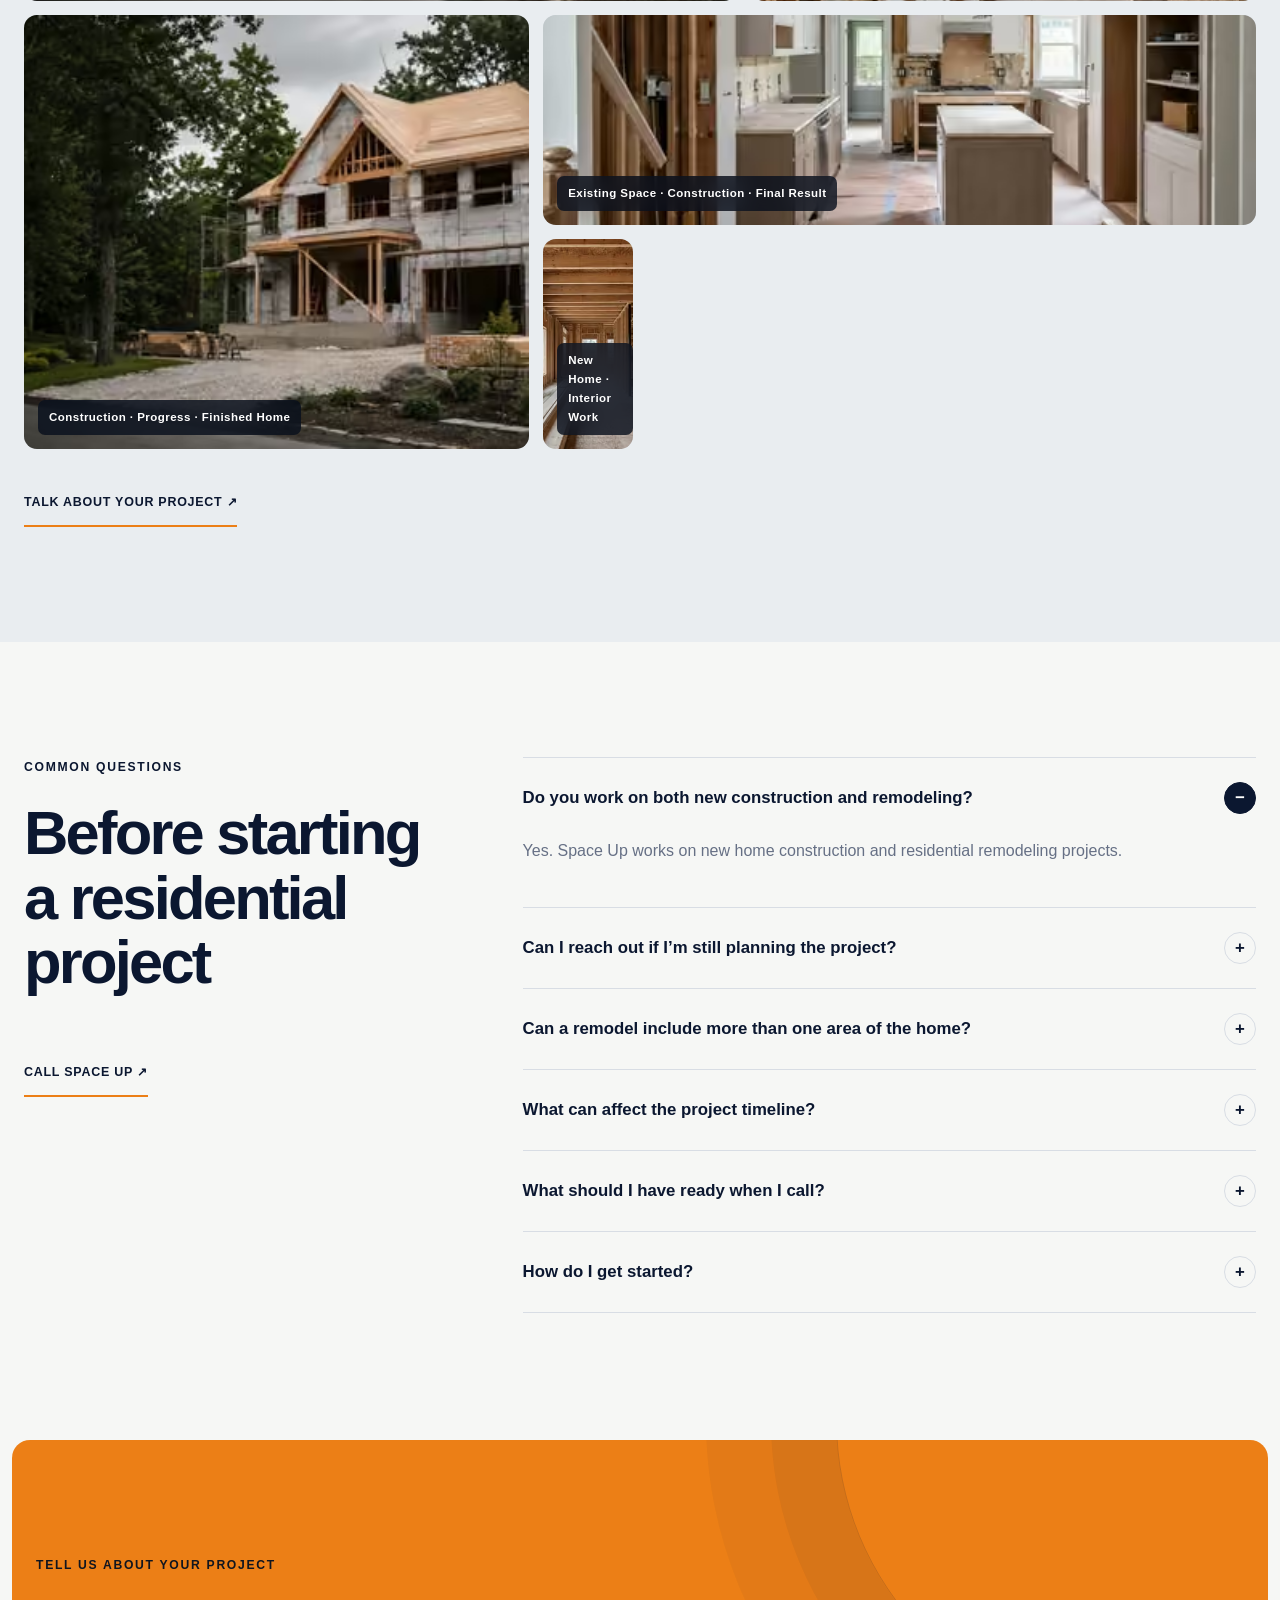
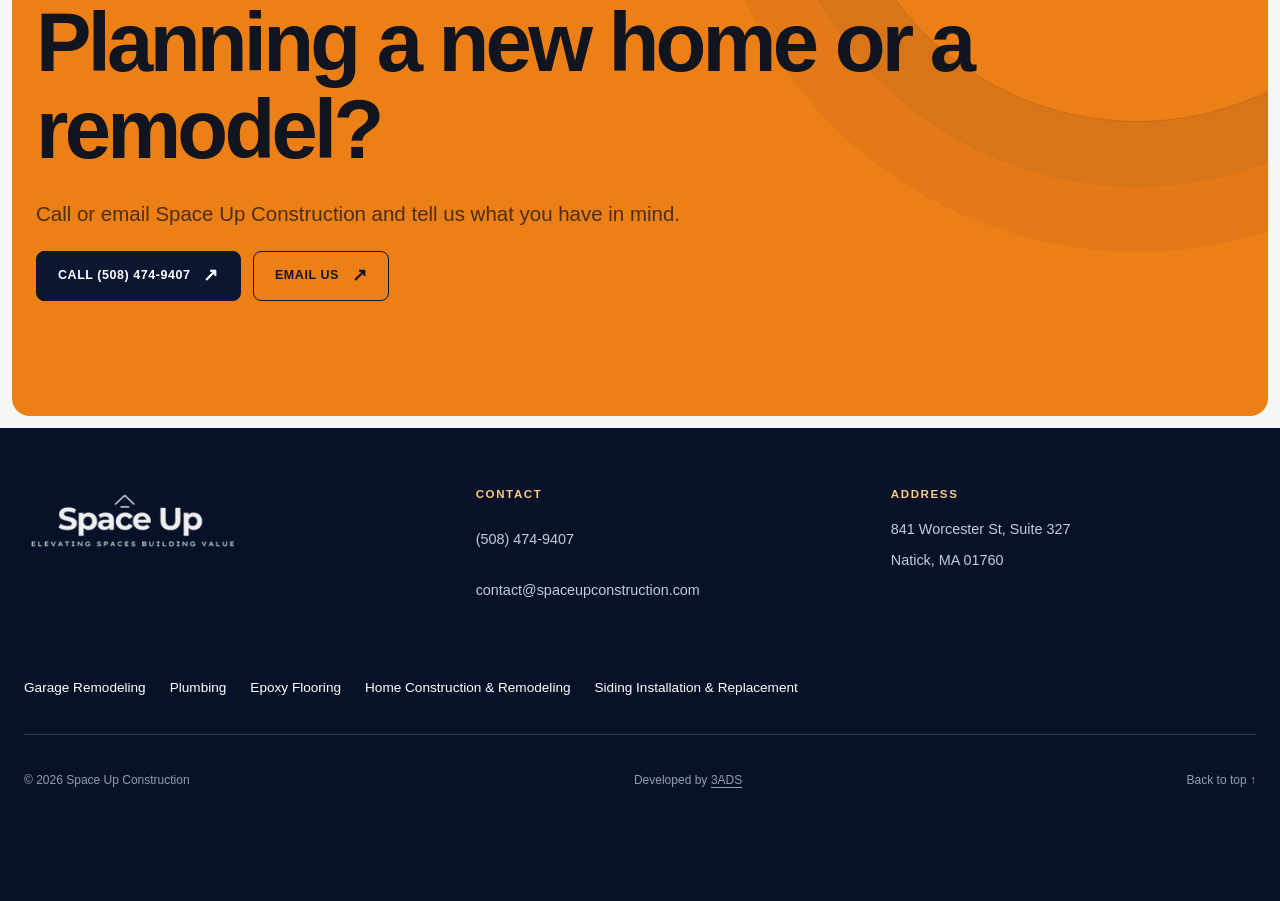
<file: home-construction/index.html>
<!doctype html>
<html lang="en-US">
<head>
  <meta charset="utf-8">
  <link rel="preconnect" href="https://www.googletagmanager.com">
  <link rel="preload" href="https://www.googletagmanager.com/gtm.js?id=GTM-52FS343L" as="script" fetchpriority="high">
  <!-- Google Tag Manager: keep the inline script and its CSP SHA-256 hash in sync. -->
  <script>(function(w,d,s,l,i){w[l]=w[l]||[];w[l].push({'gtm.start':
new Date().getTime(),event:'gtm.js'});var f=d.getElementsByTagName(s)[0],
j=d.createElement(s),dl=l!='dataLayer'?'&l='+l:'';j.async=true;
j.setAttribute('fetchpriority','high');j.src=
'https://www.googletagmanager.com/gtm.js?id='+i+dl;
f.parentNode.insertBefore(j,f);
})(window,document,'script','dataLayer','GTM-52FS343L');</script>
  <!-- End Google Tag Manager -->
  <meta name="viewport" content="width=device-width, initial-scale=1">
  <meta name="description" content="New home construction and residential remodeling in Natick, Massachusetts. Discuss your scope and next steps with Space Up Construction: (508) 474-9407.">
  <title>Home Construction &amp; Remodeling in Natick, MA | Space Up</title>
  <link rel="stylesheet" href="../assets/site.css?v=bb2f9e2c4602">
  <script src="../assets/site.js?v=6fc0fdb012df" defer></script>
  <meta name="theme-color" content="#0b1730">
  <meta name="robots" content="index, follow, max-image-preview:large">
  <link rel="canonical" href="https://services.spaceupconstruction.com/home-construction/">
  <link rel="describedby" href="/llms.txt" type="text/plain">
  <meta property="og:type" content="website">
  <meta property="og:site_name" content="Space Up Construction">
  <meta property="og:locale" content="en_US">
  <meta property="og:title" content="Home Construction &amp; Remodeling in Natick, MA | Space Up">
  <meta property="og:description" content="New home construction and residential remodeling in Natick, Massachusetts. Discuss your scope and next steps with Space Up Construction: (508) 474-9407.">
  <meta property="og:url" content="https://services.spaceupconstruction.com/home-construction/">
  <meta property="og:image" content="https://services.spaceupconstruction.com/home-construction/assets/home-under-construction-1200.webp">
  <meta property="og:image:alt" content="Home Construction &amp; Remodeling">
  <meta name="twitter:card" content="summary_large_image">
  <meta name="twitter:title" content="Home Construction &amp; Remodeling in Natick, MA | Space Up">
  <meta name="twitter:description" content="New home construction and residential remodeling in Natick, Massachusetts. Discuss your scope and next steps with Space Up Construction: (508) 474-9407.">
  <meta name="twitter:image" content="https://services.spaceupconstruction.com/home-construction/assets/home-under-construction-1200.webp">
  <script type="application/ld+json">{"@context":"https://schema.org","@graph":[{"@type":"GeneralContractor","@id":"https://services.spaceupconstruction.com/#business","name":"Space Up Construction","url":"https://services.spaceupconstruction.com/","telephone":"+1-508-474-9407","email":"contact@spaceupconstruction.com","logo":"https://services.spaceupconstruction.com/epoxy-flooring/assets/space-up-logo.avif","address":{"@type":"PostalAddress","streetAddress":"841 Worcester St, Suite 327","addressLocality":"Natick","addressRegion":"MA","postalCode":"01760","addressCountry":"US"},"areaServed":{"@type":"State","name":"Massachusetts"}},{"@type":"WebSite","@id":"https://services.spaceupconstruction.com/#website","url":"https://services.spaceupconstruction.com/","name":"Space Up Construction","inLanguage":"en-US","publisher":{"@id":"https://services.spaceupconstruction.com/#business"}},{"@type":"Service","@id":"https://services.spaceupconstruction.com/home-construction/#service","name":"Home Construction & Remodeling","serviceType":"Home Construction & Remodeling","url":"https://services.spaceupconstruction.com/home-construction/","description":"New home construction and residential remodeling in Natick, Massachusetts. Discuss your scope and next steps with Space Up Construction: (508) 474-9407.","provider":{"@id":"https://services.spaceupconstruction.com/#business"},"areaServed":{"@type":"State","name":"Massachusetts"}},{"@type":"BreadcrumbList","@id":"https://services.spaceupconstruction.com/home-construction/#breadcrumbs","itemListElement":[{"@type":"ListItem","position":1,"name":"Services","item":"https://services.spaceupconstruction.com/"},{"@type":"ListItem","position":2,"name":"Home Construction & Remodeling","item":"https://services.spaceupconstruction.com/home-construction/"}]},{"@type":"FAQPage","@id":"https://services.spaceupconstruction.com/home-construction/#faq","mainEntity":[{"@type":"Question","name":"Do you work on both new construction and remodeling?","acceptedAnswer":{"@type":"Answer","text":"Yes. Space Up works on new home construction and residential remodeling projects."}},{"@type":"Question","name":"Can I reach out if I’m still planning the project?","acceptedAnswer":{"@type":"Answer","text":"Yes. Call or email us and tell us what you’re considering and where the project currently stands."}},{"@type":"Question","name":"Can a remodel include more than one area of the home?","acceptedAnswer":{"@type":"Answer","text":"Yes. A project may focus on one room or include several areas of the home, depending on the scope."}},{"@type":"Question","name":"What can affect the project timeline?","acceptedAnswer":{"@type":"Answer","text":"The size of the project, scope of work, existing conditions, material selections, and required stages can all affect timing."}},{"@type":"Question","name":"What should I have ready when I call?","acceptedAnswer":{"@type":"Answer","text":"Start with the type of property, whether you’re building or remodeling, and a general idea of what you want to do."}},{"@type":"Question","name":"How do I get started?","acceptedAnswer":{"@type":"Answer","text":"Call (508) 474-9407 or email contact@spaceupconstruction.com."}}]},{"@type":"WebPage","@id":"https://services.spaceupconstruction.com/home-construction/#webpage","url":"https://services.spaceupconstruction.com/home-construction/","name":"Home Construction & Remodeling in Natick, MA | Space Up","description":"New home construction and residential remodeling in Natick, Massachusetts. Discuss your scope and next steps with Space Up Construction: (508) 474-9407.","inLanguage":"en-US","isPartOf":{"@id":"https://services.spaceupconstruction.com/#website"},"about":{"@id":"https://services.spaceupconstruction.com/home-construction/#service"},"breadcrumb":{"@id":"https://services.spaceupconstruction.com/home-construction/#breadcrumbs"},"hasPart":{"@id":"https://services.spaceupconstruction.com/home-construction/#faq"}}]}</script>
  <link rel="icon" href="/assets/favicon-32.png" type="image/png" sizes="32x32">
  <link rel="apple-touch-icon" href="/assets/apple-touch-icon.png">
</head>
<body class="page-home">
  <!-- Google Tag Manager (noscript) -->
  <noscript><iframe src="https://www.googletagmanager.com/ns.html?id=GTM-52FS343L" height="0" width="0" hidden title="Google Tag Manager"></iframe></noscript>
  <!-- End Google Tag Manager (noscript) -->
  <a class="skip-link" href="#main">Skip to content</a>

  <header class="site-header">
    <div class="container nav-shell">
      <a class="brand" href="#top" aria-label="Space Up Construction — home">
        <img src="assets/space-up-logo-240.avif" srcset="assets/space-up-logo-160.avif 160w, assets/space-up-logo-240.avif 240w, assets/space-up-logo.avif 412w" sizes="(max-width: 680px) 150px, 210px" width="412" height="130" alt="Space Up Construction">
      </a>
      <nav class="nav-links" aria-label="Main navigation">
        <a href="#services">Services</a>
        <a href="#planning">Planning</a>
        <a href="#projects">Projects</a>
        <a href="#faq">FAQ</a>
        <a class="nav-call" href="tel:+15084749407" aria-label="Call Now: Space Up Construction at (508) 474-9407">Call Now</a>
      </nav>
    </div>
  </header>

  <main id="main">
    <section class="hero" id="top" aria-labelledby="hero-title">
      <div class="hero-media"><picture><source type="image/avif" srcset="assets/home-under-construction-480.avif 480w, assets/home-under-construction-800.avif 800w, assets/home-under-construction-1200.avif 1200w, assets/home-under-construction-1600.avif 1600w" sizes="(max-width: 680px) calc(100vw - 34px), 100vw"><img src="assets/home-under-construction-1600.webp" width="1672" height="941" alt="Two-story home under construction in a New England neighborhood" srcset="assets/home-under-construction-480.webp 480w, assets/home-under-construction-800.webp 800w, assets/home-under-construction-1200.webp 1200w, assets/home-under-construction-1600.webp 1600w" sizes="(max-width: 680px) calc(100vw - 34px), 100vw" decoding="async" fetchpriority="high" loading="eager"></picture></div>
      <div class="container hero-content">
        <div class="hero-copy">
          <p class="eyebrow">Space Up Construction · Natick, Massachusetts</p>
          <h1 id="hero-title">New Home Construction &amp; <span>Home Remodeling</span></h1>
          <p class="hero-description">Tell us what you’re planning. We’ll talk through the scope, the property, and the next steps before work begins.</p>
          <div class="button-row hero-actions">
            <a class="button" href="tel:+15084749407">Call (508) 474-9407</a>
            <a class="button button--outline" href="mailto:contact@spaceupconstruction.com">Email Us</a>
          </div>
        </div>
        <div class="hero-proof" aria-label="Residential services">
          <span>New Home Construction</span>
          <span>Home Remodeling</span>
        </div>
      </div>
    </section>

    <section class="section" id="services" aria-labelledby="services-title">
      <div class="container">
        <div class="section-head"><div><p class="section-label">New Construction &amp; Remodeling</p><h2 id="services-title">The starting point depends on the project</h2></div><p class="lead">Two ways to begin—each shaped by the property, the scope, and what you want to build or change.</p></div>
        <div class="project-types">
          <article class="project-type"><picture><source type="image/avif" srcset="assets/interior-framing-480.avif 480w, assets/interior-framing-800.avif 800w, assets/interior-framing-1200.avif 1200w, assets/interior-framing-1448.avif 1448w" sizes="(max-width: 680px) calc(100vw - 36px), (max-width: 1288px) calc((100vw - 66px) / 2), 611px"><img src="assets/interior-framing-1448.webp" width="1456" height="1092" loading="lazy" alt="Interior timber framing during new home construction" srcset="assets/interior-framing-480.webp 480w, assets/interior-framing-800.webp 800w, assets/interior-framing-1200.webp 1200w, assets/interior-framing-1448.webp 1448w" sizes="(max-width: 680px) calc(100vw - 36px), (max-width: 1288px) calc((100vw - 66px) / 2), 611px" decoding="async"></picture><h3>New Home Construction</h3><p>If you’re building from the ground up, the project starts with a clear understanding of what you’re building and what the scope includes.</p><a class="inline-cta" href="tel:+15084749407">Talk About Your New Home ↗</a></article>
          <article class="project-type"><picture><source type="image/avif" srcset="assets/kitchen-remodel-480.avif 480w, assets/kitchen-remodel-800.avif 800w, assets/kitchen-remodel-1200.avif 1200w, assets/kitchen-remodel-1448.avif 1448w" sizes="(max-width: 680px) calc(100vw - 36px), (max-width: 1288px) calc((100vw - 66px) / 2), 611px"><img src="assets/kitchen-remodel-1448.webp" width="1456" height="1092" loading="lazy" alt="Kitchen remodeling project in progress" srcset="assets/kitchen-remodel-480.webp 480w, assets/kitchen-remodel-800.webp 800w, assets/kitchen-remodel-1200.webp 1200w, assets/kitchen-remodel-1448.webp 1448w" sizes="(max-width: 680px) calc(100vw - 36px), (max-width: 1288px) calc((100vw - 66px) / 2), 611px" decoding="async"></picture><h3>Home Remodeling</h3><p>For an existing home, the current condition of the property and the changes you want to make help shape the scope of work.</p><a class="inline-cta" href="tel:+15084749407">Talk About Your Remodel ↗</a></article>
        </div>
      </div>
    </section>

    <section class="section proof-band" id="planning" aria-labelledby="planning-title">
      <div class="container">
        <div class="section-head"><div><p class="section-label">Project Planning</p><h2 id="planning-title">Know what the project requires before construction begins</h2></div><p class="lead">The existing conditions and the changes you want to make help determine what the project will require. Material choices come into play as the plan takes shape.</p></div>
        <div class="planning-grid">
          <article class="planning-card"><span class="step-number">01</span><h3>Existing Conditions</h3><p>For a remodel, the current condition of the home may affect what needs attention first.</p></article>
          <article class="planning-card"><span class="step-number">02</span><h3>Work Involved</h3><p>The rooms, structural changes, and services included in the project help define the work ahead.</p></article>
          <article class="planning-card"><span class="step-number">03</span><h3>Materials &amp; Finishes</h3><p>Selections can influence the final look and the work needed during construction.</p></article>
        </div>
        <a class="inline-cta" href="tel:+15084749407">Call to Discuss Your Project ↗</a>
      </div>
    </section>

    <section class="section" aria-labelledby="remodel-title">
      <div class="container">
        <div class="section-head"><div><p class="section-label">Home Remodeling</p><h2 id="remodel-title">Make the space work better for the way you use it</h2></div><p class="lead">Maybe the kitchen layout no longer works for your household. A bathroom may need a full update. An unfinished basement may have room for a completely different use.<br><br>The scope starts with what needs to change.</p></div>
        <div class="remodel-layout">
          <figure class="remodel-image"><picture><source type="image/avif" srcset="assets/kitchen-remodel-480.avif 480w, assets/kitchen-remodel-800.avif 800w, assets/kitchen-remodel-1200.avif 1200w, assets/kitchen-remodel-1448.avif 1448w" sizes="(max-width: 680px) calc(100vw - 36px), (max-width: 980px) 75vw, 800px"><img src="assets/kitchen-remodel-1448.webp" width="1456" height="1092" loading="lazy" alt="Residential kitchen remodeling work underway" srcset="assets/kitchen-remodel-480.webp 480w, assets/kitchen-remodel-800.webp 800w, assets/kitchen-remodel-1200.webp 1200w, assets/kitchen-remodel-1448.webp 1448w" sizes="(max-width: 680px) calc(100vw - 36px), (max-width: 980px) 75vw, 800px" decoding="async"></picture></figure>
          <div class="remodel-list">
            <article class="remodel-row"><h3>Kitchen Remodeling</h3><p>Update a layout that no longer works, replace worn finishes, or rework the space around how the kitchen is actually used.</p></article>
            <article class="remodel-row"><h3>Bathroom Remodeling</h3><p>Update fixtures, surfaces, storage, or layout based on what the room needs.</p></article>
            <article class="remodel-row"><h3>Basement Remodeling</h3><p>Finish an underused basement and turn it into a more functional part of the home.</p></article>
            <article class="remodel-row"><h3>Larger Home Remodels</h3><p>Renovate multiple areas as part of a broader residential project.</p></article>
            <a class="inline-cta" href="tel:+15084749407">Call About Your Remodel ↗</a>
          </div>
        </div>
      </div>
    </section>

    <section class="section dark-panel" aria-labelledby="build-title">
      <div class="container">
        <div class="section-head"><div><p class="section-label">Building From the Ground Up</p><h2 id="build-title">A new home comes together one stage at a time</h2></div><p class="lead">As construction moves forward, each stage sets up the work that follows.</p></div>
        <div class="stage-grid">
          <article class="stage"><div><span class="step-number">01</span><h3>Structure</h3></div><p>The early stages establish the structure of the home and the basis for the work ahead.</p></article>
          <article class="stage"><div><span class="step-number">02</span><h3>Interior Work</h3></div><p>As the build progresses, the interior spaces begin to take shape.</p></article>
          <article class="stage"><div><span class="step-number">03</span><h3>Surfaces &amp; Finishes</h3></div><p>Materials and finishes bring the rooms closer to the look and function planned for the home.</p></article>
          <article class="stage"><div><span class="step-number">04</span><h3>Final Details</h3></div><p>The remaining work is completed as the project reaches its final stage.</p></article>
        </div>
        <a class="inline-cta" href="tel:+15084749407">Talk to Us About Your Home Project ↗</a>
      </div>
    </section>

    <section class="section" aria-labelledby="steps-title">
      <div class="container">
        <div class="section-head"><div><p class="section-label">First Steps</p><h2 id="steps-title">Start by telling us about the project</h2></div><div class="button-row"><a class="button" href="tel:+15084749407">Call (508) 474-9407</a><a class="button button--outline" href="mailto:contact@spaceupconstruction.com">Email Us</a></div></div>
        <div class="steps contact-steps">
          <article class="step"><span class="step-number">01</span><h3>Call or Email</h3><p>Let us know whether you’re planning a new home or remodeling an existing one.</p></article>
          <article class="step"><span class="step-number">02</span><h3>Tell Us What You’re Planning</h3><p>Share what you want to build or change and where the project stands today.</p></article>
          <article class="step"><span class="step-number">03</span><h3>Review the Scope</h3><p>The property and the work being considered help determine what the project may require.</p></article>
          <article class="step"><span class="step-number">04</span><h3>Discuss the Next Steps</h3><p>Once the scope is clearer, we can talk through what comes next.</p></article>
        </div>
      </div>
    </section>

    <section class="section proof-band" id="projects" aria-labelledby="projects-title">
      <div class="container">
        <div class="section-head"><div><p class="section-label">Projects</p><h2 id="projects-title">See the work behind our residential projects</h2></div><p class="lead">From the earliest construction stage to the final result, each phase moves the home forward.</p></div>
        <div class="gallery">
          <figure><picture><source type="image/avif" srcset="assets/home-under-construction-480.avif 480w, assets/home-under-construction-800.avif 800w, assets/home-under-construction-1200.avif 1200w, assets/home-under-construction-1600.avif 1600w" sizes="(max-width: 680px) calc(100vw - 36px), (max-width: 980px) 75vw, 800px"><img src="assets/home-under-construction-1600.webp" width="1672" height="941" loading="lazy" alt="New home exterior under construction" srcset="assets/home-under-construction-480.webp 480w, assets/home-under-construction-800.webp 800w, assets/home-under-construction-1200.webp 1200w, assets/home-under-construction-1600.webp 1600w" sizes="(max-width: 680px) calc(100vw - 36px), (max-width: 980px) 75vw, 800px" decoding="async"></picture><figcaption>New Home Construction · Progress</figcaption></figure>
          <figure><picture><source type="image/avif" srcset="assets/kitchen-remodel-480.avif 480w, assets/kitchen-remodel-800.avif 800w, assets/kitchen-remodel-1200.avif 1200w, assets/kitchen-remodel-1448.avif 1448w" sizes="(max-width: 680px) calc(100vw - 36px), (max-width: 980px) 75vw, 800px"><img src="assets/kitchen-remodel-1448.webp" width="1456" height="1092" loading="lazy" alt="Kitchen remodel in progress" srcset="assets/kitchen-remodel-480.webp 480w, assets/kitchen-remodel-800.webp 800w, assets/kitchen-remodel-1200.webp 1200w, assets/kitchen-remodel-1448.webp 1448w" sizes="(max-width: 680px) calc(100vw - 36px), (max-width: 980px) 75vw, 800px" decoding="async"></picture><figcaption>Home Remodeling · Work in Progress</figcaption></figure>
          <figure><picture><source type="image/avif" srcset="assets/interior-framing-480.avif 480w, assets/interior-framing-800.avif 800w, assets/interior-framing-1200.avif 1200w, assets/interior-framing-1448.avif 1448w" sizes="(max-width: 680px) calc(100vw - 36px), (max-width: 980px) 75vw, 800px"><img src="assets/interior-framing-1448.webp" width="1456" height="1092" loading="lazy" alt="Interior framing inside a new home" srcset="assets/interior-framing-480.webp 480w, assets/interior-framing-800.webp 800w, assets/interior-framing-1200.webp 1200w, assets/interior-framing-1448.webp 1448w" sizes="(max-width: 680px) calc(100vw - 36px), (max-width: 980px) 75vw, 800px" decoding="async"></picture><figcaption>Interior Construction · Structure</figcaption></figure>
          <figure><picture><source type="image/avif" srcset="assets/home-under-construction-480.avif 480w, assets/home-under-construction-800.avif 800w, assets/home-under-construction-1200.avif 1200w, assets/home-under-construction-1600.avif 1600w" sizes="(max-width: 680px) calc(100vw - 36px), (max-width: 980px) 75vw, 800px"><img src="assets/home-under-construction-1600.webp" width="1672" height="941" loading="lazy" alt="New home construction progress" srcset="assets/home-under-construction-480.webp 480w, assets/home-under-construction-800.webp 800w, assets/home-under-construction-1200.webp 1200w, assets/home-under-construction-1600.webp 1600w" sizes="(max-width: 680px) calc(100vw - 36px), (max-width: 980px) 75vw, 800px" decoding="async"></picture><figcaption>Construction · Progress · Finished Home</figcaption></figure>
          <figure><picture><source type="image/avif" srcset="assets/kitchen-remodel-480.avif 480w, assets/kitchen-remodel-800.avif 800w, assets/kitchen-remodel-1200.avif 1200w, assets/kitchen-remodel-1448.avif 1448w" sizes="(max-width: 680px) calc(100vw - 36px), (max-width: 980px) 75vw, 800px"><img src="assets/kitchen-remodel-1448.webp" width="1456" height="1092" loading="lazy" alt="Residential remodel under construction" srcset="assets/kitchen-remodel-480.webp 480w, assets/kitchen-remodel-800.webp 800w, assets/kitchen-remodel-1200.webp 1200w, assets/kitchen-remodel-1448.webp 1448w" sizes="(max-width: 680px) calc(100vw - 36px), (max-width: 980px) 75vw, 800px" decoding="async"></picture><figcaption>Existing Space · Construction · Final Result</figcaption></figure>
          <figure><picture><source type="image/avif" srcset="assets/interior-framing-480.avif 480w, assets/interior-framing-800.avif 800w, assets/interior-framing-1200.avif 1200w, assets/interior-framing-1448.avif 1448w" sizes="(max-width: 680px) calc(100vw - 36px), (max-width: 980px) 75vw, 800px"><img src="assets/interior-framing-1448.webp" width="1456" height="1092" loading="lazy" alt="New home interior framing detail" srcset="assets/interior-framing-480.webp 480w, assets/interior-framing-800.webp 800w, assets/interior-framing-1200.webp 1200w, assets/interior-framing-1448.webp 1448w" sizes="(max-width: 680px) calc(100vw - 36px), (max-width: 980px) 75vw, 800px" decoding="async"></picture><figcaption>New Home · Interior Work</figcaption></figure>
        </div>
        <a class="inline-cta" href="tel:+15084749407">Talk About Your Project ↗</a>
      </div>
    </section>

    <section class="section" id="faq" aria-labelledby="faq-title">
      <div class="container faq-layout">
        <div><p class="section-label">Common Questions</p><h2 id="faq-title">Before starting a residential project</h2><a class="inline-cta" href="tel:+15084749407">Call Space Up ↗</a></div>
        <div class="faq-list">
          <details name="faq" open><summary>Do you work on both new construction and remodeling?</summary><p>Yes. Space Up works on new home construction and residential remodeling projects.</p></details>
          <details name="faq"><summary>Can I reach out if I’m still planning the project?</summary><p>Yes. Call or email us and tell us what you’re considering and where the project currently stands.</p></details>
          <details name="faq"><summary>Can a remodel include more than one area of the home?</summary><p>Yes. A project may focus on one room or include several areas of the home, depending on the scope.</p></details>
          <details name="faq"><summary>What can affect the project timeline?</summary><p>The size of the project, scope of work, existing conditions, material selections, and required stages can all affect timing.</p></details>
          <details name="faq"><summary>What should I have ready when I call?</summary><p>Start with the type of property, whether you’re building or remodeling, and a general idea of what you want to do.</p></details>
          <details name="faq"><summary>How do I get started?</summary><p>Call <a href="tel:+15084749407"><strong>(508) 474-9407</strong></a> or email <a href="mailto:contact@spaceupconstruction.com"><strong>contact@spaceupconstruction.com</strong></a>.</p></details>
        </div>
      </div>
    </section>

    <section class="cta-panel" aria-labelledby="final-title">
      <div class="container">
        <p class="section-label">Tell Us About Your Project</p>
        <h2 id="final-title">Planning a new home or a remodel?</h2>
        <p class="lead">Call or email Space Up Construction and tell us what you have in mind.</p>
        <div class="button-row"><a class="button" href="tel:+15084749407">Call (508) 474-9407</a><a class="button button--outline" href="mailto:contact@spaceupconstruction.com">Email Us</a></div>
      </div>
    </section>
  </main>

  <footer class="site-footer">
    <div class="container">
      <div class="footer-top">
        <div><img class="footer-logo" src="assets/space-up-logo-240.avif" srcset="assets/space-up-logo-160.avif 160w, assets/space-up-logo-240.avif 240w, assets/space-up-logo.avif 412w" sizes="(max-width: 680px) 150px, 210px" width="412" height="130" alt="Space Up Construction" loading="lazy" decoding="async"></div>
        <div class="footer-block"><h3>Contact</h3><a href="tel:+15084749407">(508) 474-9407</a><a href="mailto:contact@spaceupconstruction.com">contact@spaceupconstruction.com</a></div>
        <div class="footer-block"><h3>Address</h3><p>841 Worcester St, Suite 327</p><p>Natick, MA 01760</p></div>
      </div>
      <nav class="footer-services" aria-label="Our services"><a href="../garage-remodeling/">Garage Remodeling</a><a href="../plumbing/">Plumbing</a><a href="../epoxy-flooring/">Epoxy Flooring</a><a href="../home-construction/">Home Construction &amp; Remodeling</a><a href="../siding-finishing/">Siding Installation &amp; Replacement</a></nav>
      <div class="footer-bottom"><span>© 2026 Space Up Construction</span><span class="developer-credit">Developed by <a href="https://3ads.com.br/">3ADS</a></span><a href="#top">Back to top ↑</a></div>
    </div>
  </footer>

  <a class="mobile-call" href="tel:+15084749407" aria-label="Call Now · (508) 474-9407 — Space Up Construction">Call Now · (508) 474-9407</a>
</body>
</html>
</file>
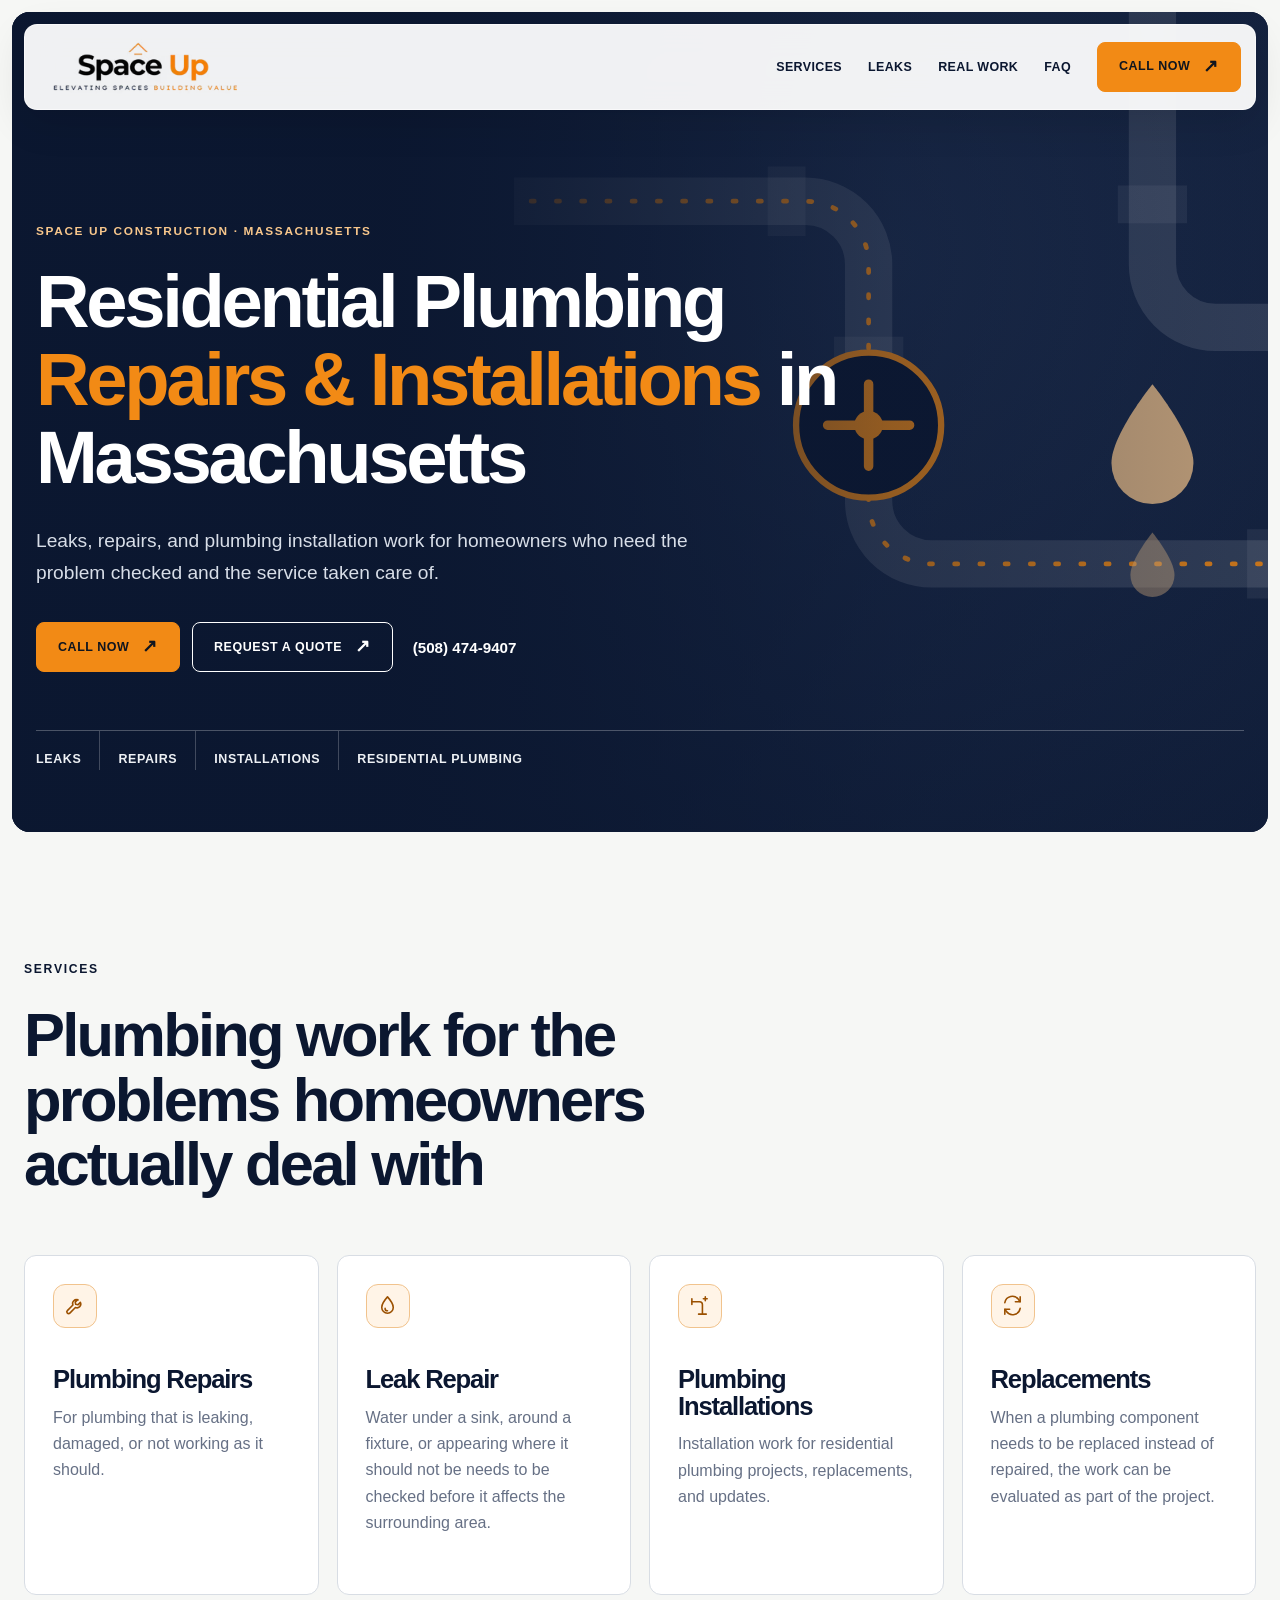
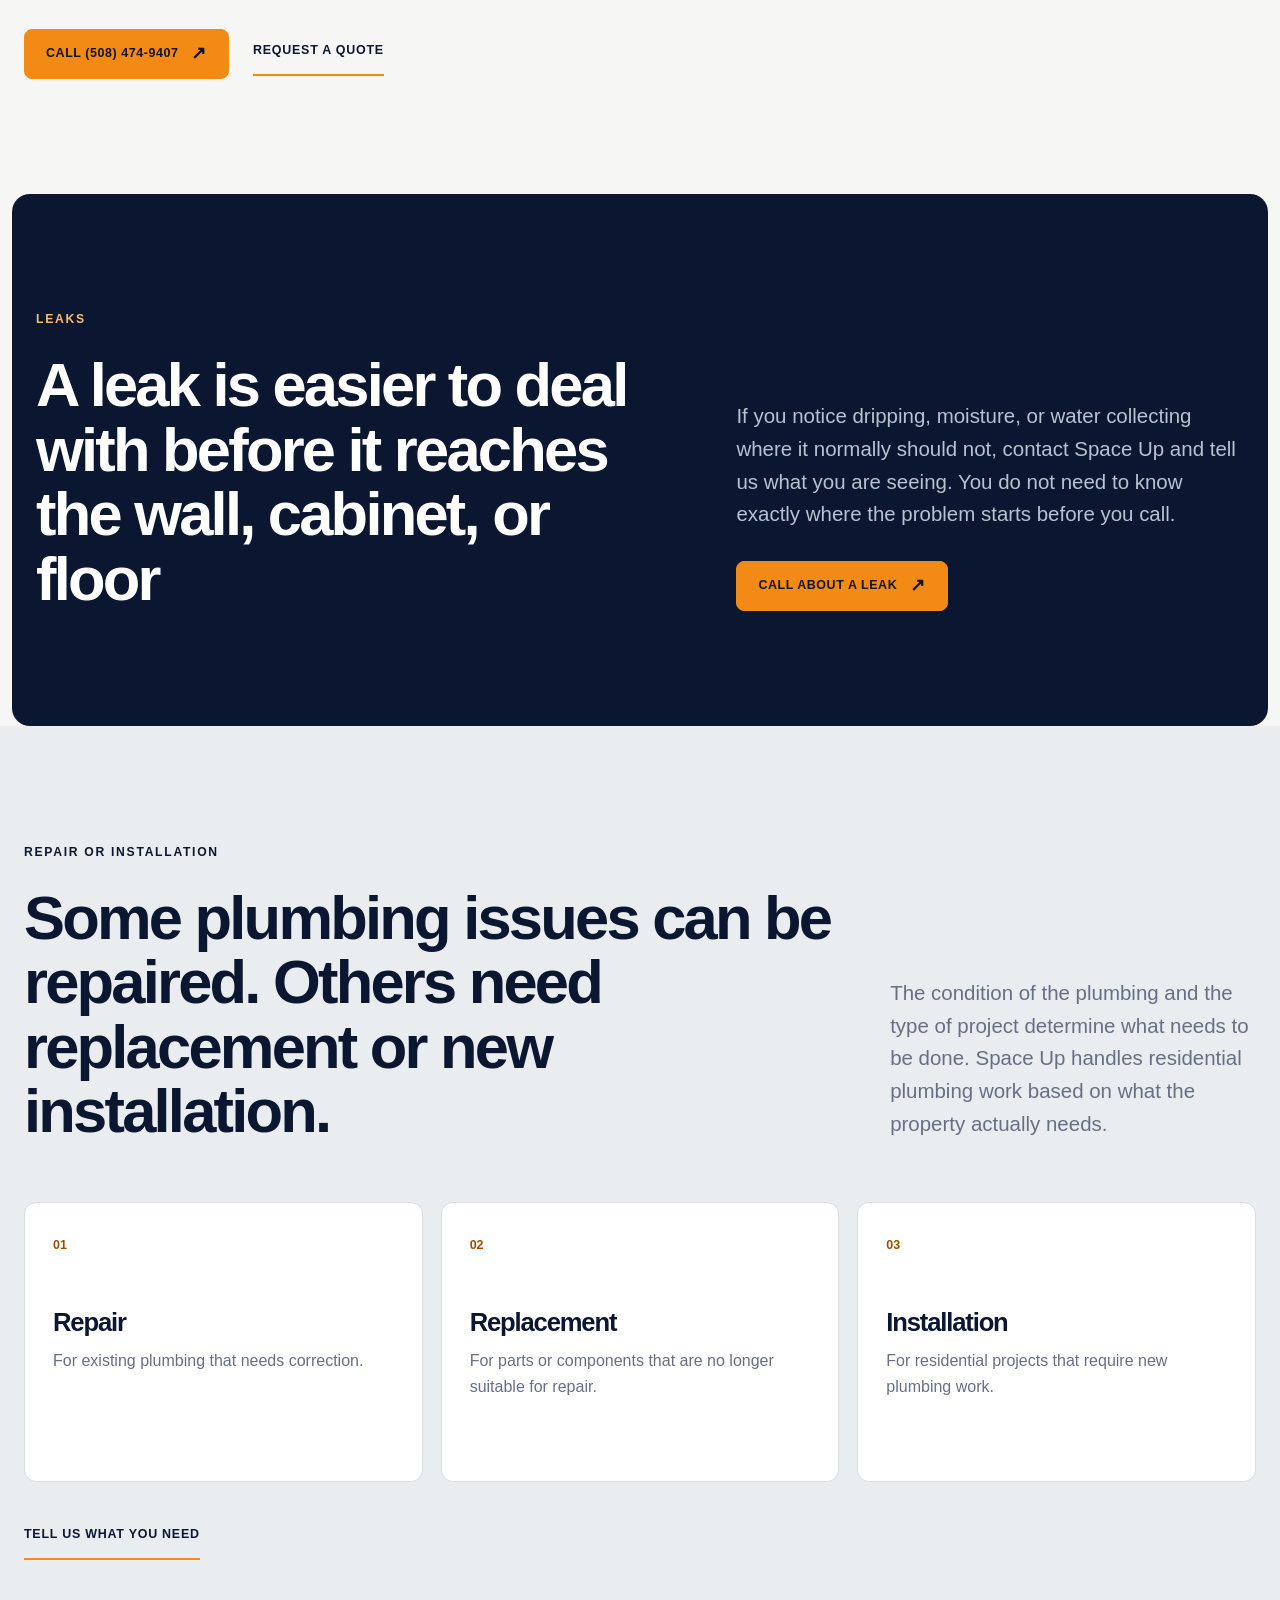
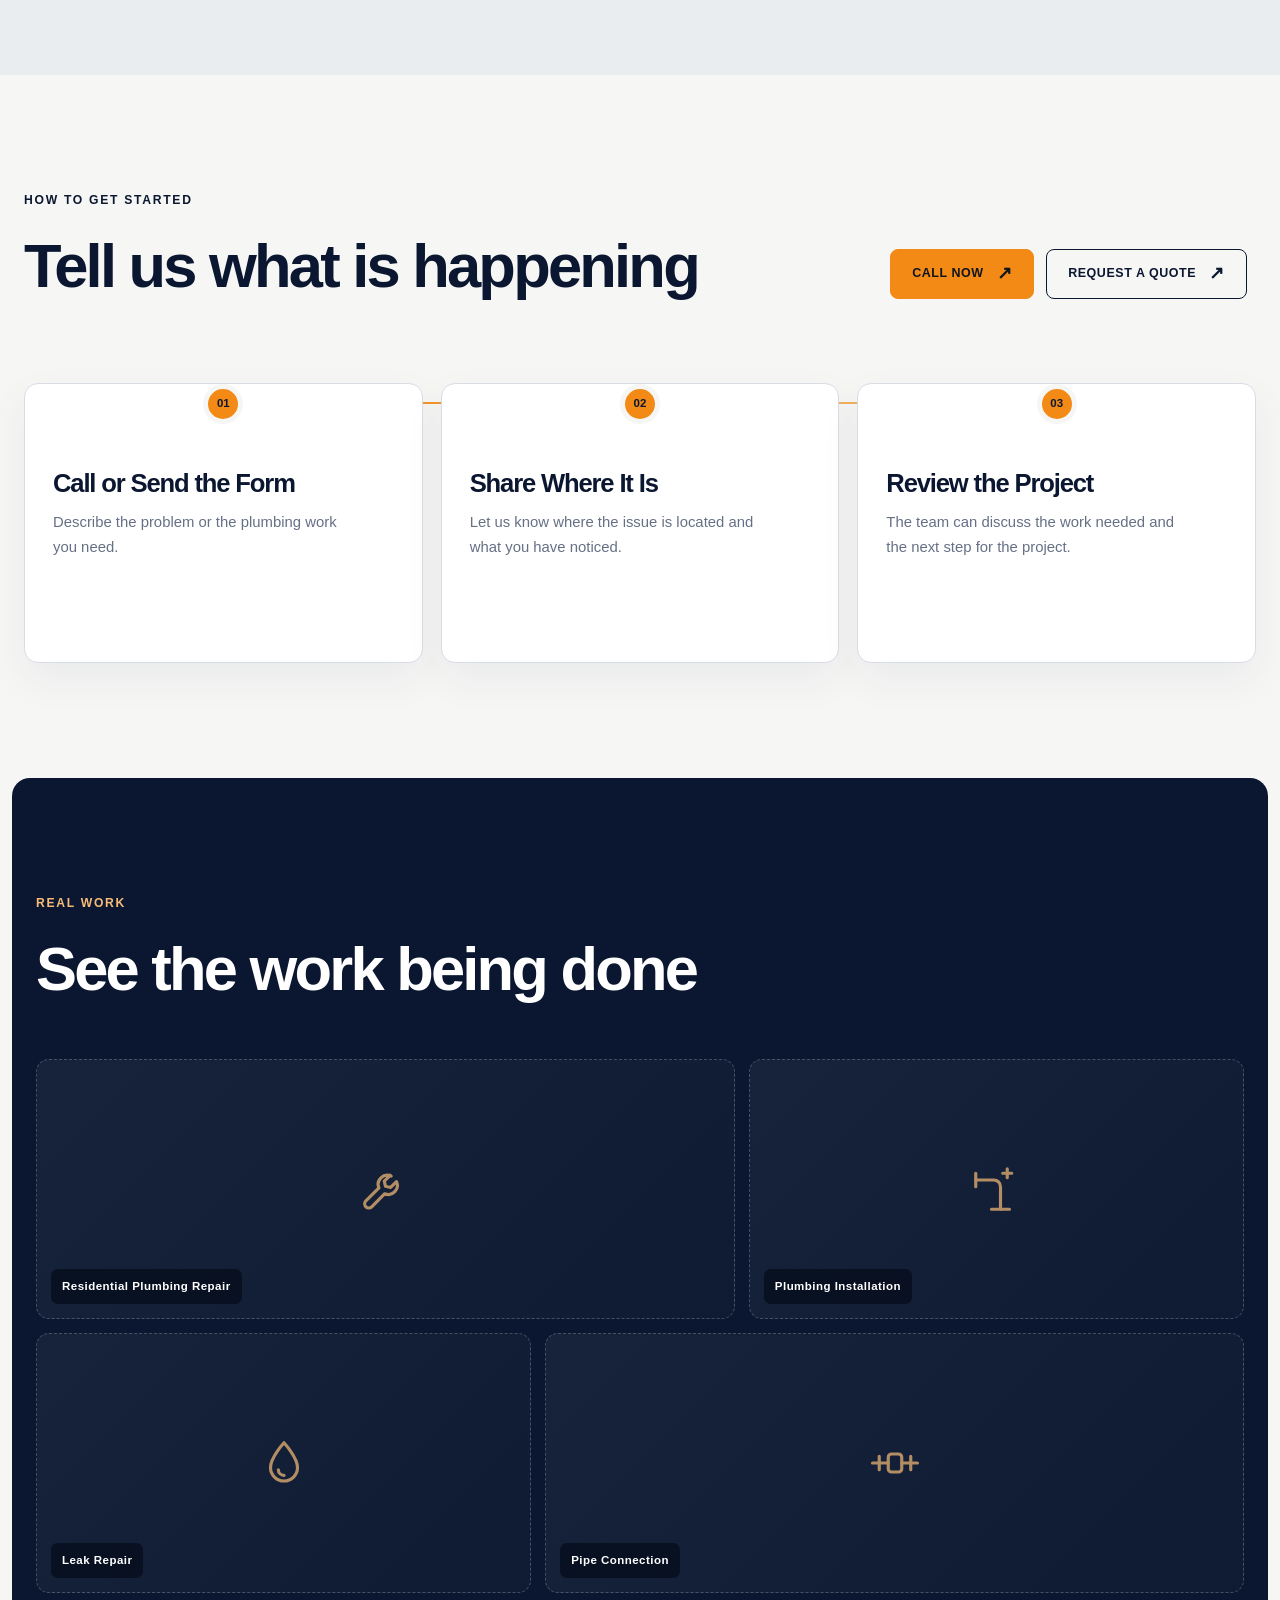
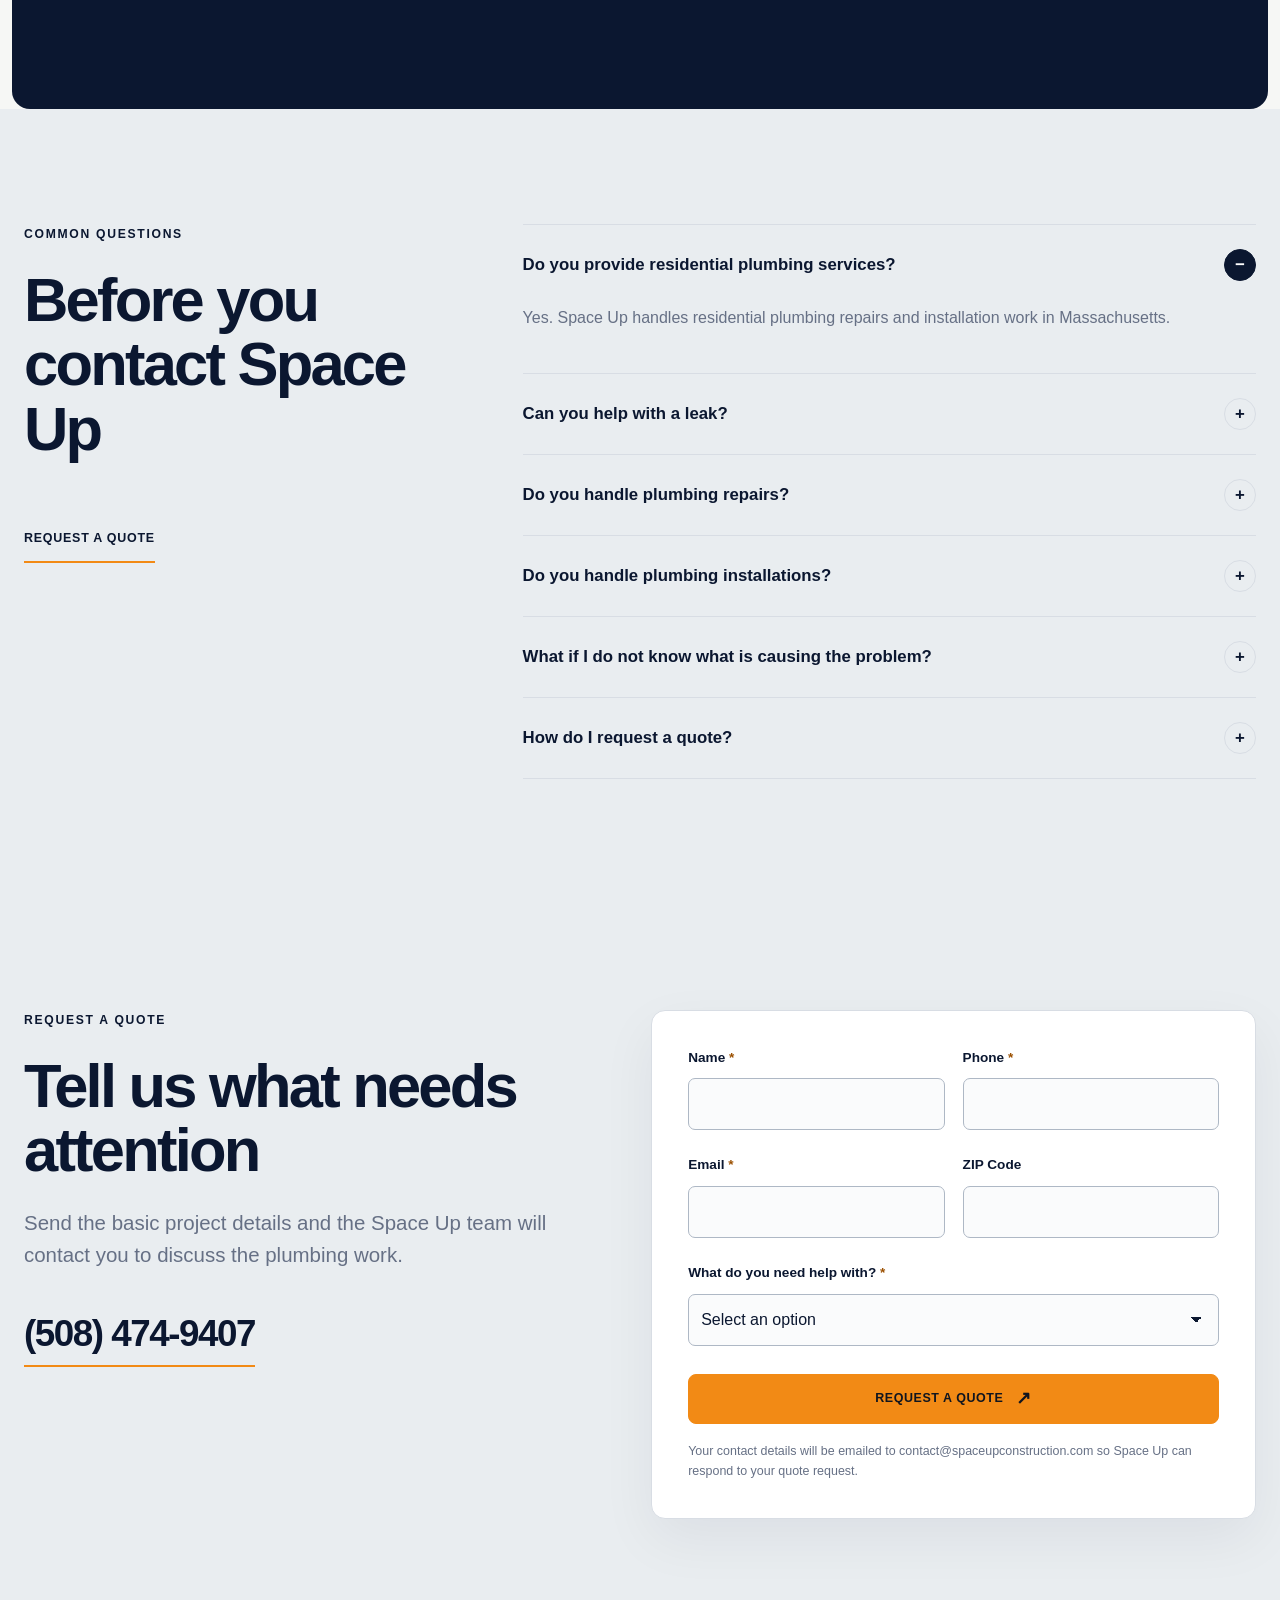
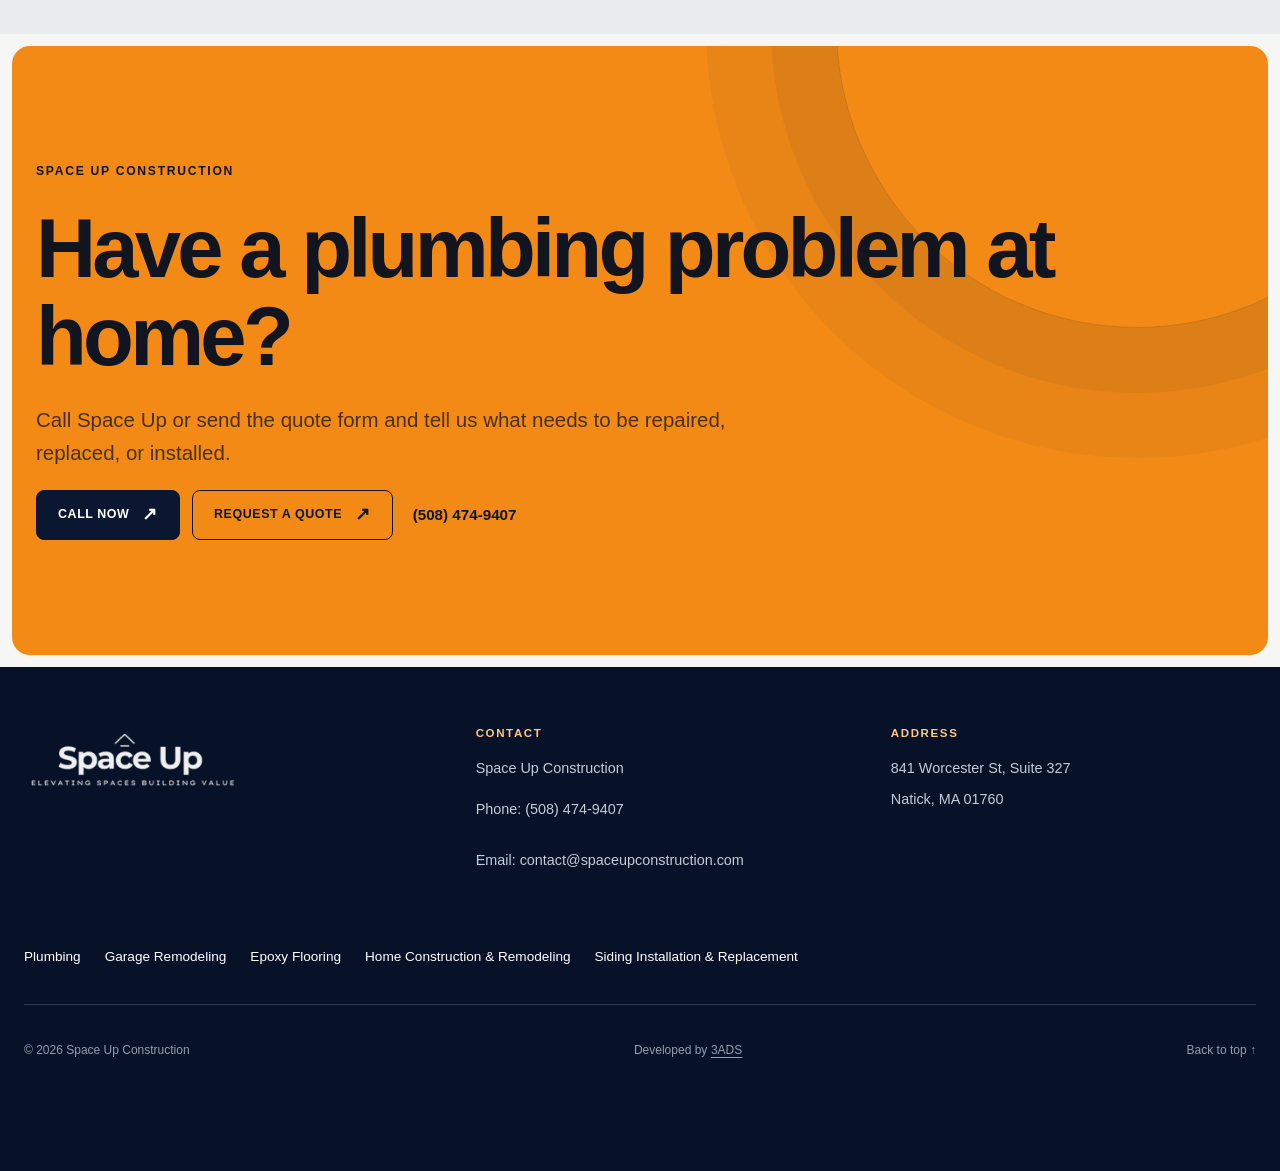
<file: plumbing/index.html>
<!doctype html>
<html lang="en-US">
<head>
  <meta charset="utf-8">
  <link rel="preconnect" href="https://www.googletagmanager.com">
  <link rel="preload" href="https://www.googletagmanager.com/gtm.js?id=GTM-52FS343L" as="script" fetchpriority="high">
  <!-- Google Tag Manager: keep the inline script and its CSP SHA-256 hash in sync. -->
  <script>(function(w,d,s,l,i){w[l]=w[l]||[];w[l].push({'gtm.start':
new Date().getTime(),event:'gtm.js'});var f=d.getElementsByTagName(s)[0],
j=d.createElement(s),dl=l!='dataLayer'?'&l='+l:'';j.async=true;
j.setAttribute('fetchpriority','high');j.src=
'https://www.googletagmanager.com/gtm.js?id='+i+dl;
f.parentNode.insertBefore(j,f);
})(window,document,'script','dataLayer','GTM-52FS343L');</script>
  <!-- End Google Tag Manager -->
  <meta name="viewport" content="width=device-width, initial-scale=1">
  <meta name="description" content="Residential plumbing repairs, leak repair, replacements and installations in Massachusetts. Call Space Up Construction at (508) 474-9407 or request a quote.">
  <title>Residential Plumbing Repairs &amp; Installations in MA | Space Up Construction</title>
  <link rel="stylesheet" href="../assets/site.css?v=bb2f9e2c4602">
  <link rel="stylesheet" href="styles.css?v=6a52a0e2322e">
  <script src="../assets/site.js?v=6fc0fdb012df" defer></script>
  <meta name="theme-color" content="#0b1730">
  <meta name="robots" content="index, follow, max-image-preview:large">
  <link rel="canonical" href="https://services.spaceupconstruction.com/plumbing/">
  <link rel="describedby" href="/llms.txt" type="text/plain">
  <meta property="og:type" content="website">
  <meta property="og:site_name" content="Space Up Construction">
  <meta property="og:locale" content="en_US">
  <meta property="og:title" content="Residential Plumbing Repairs &amp; Installations in MA | Space Up Construction">
  <meta property="og:description" content="Residential plumbing repairs, leak repair, replacements and installations in Massachusetts. Call Space Up Construction at (508) 474-9407 or request a quote.">
  <meta property="og:url" content="https://services.spaceupconstruction.com/plumbing/">
  <meta name="twitter:card" content="summary">
  <meta name="twitter:title" content="Residential Plumbing Repairs &amp; Installations in MA | Space Up Construction">
  <meta name="twitter:description" content="Residential plumbing repairs, leak repair, replacements and installations in Massachusetts. Call Space Up Construction at (508) 474-9407 or request a quote.">
  <script type="application/ld+json">{"@context":"https://schema.org","@graph":[{"@type":"GeneralContractor","@id":"https://services.spaceupconstruction.com/#business","name":"Space Up Construction","url":"https://services.spaceupconstruction.com/","telephone":"+1-508-474-9407","email":"contact@spaceupconstruction.com","logo":"https://services.spaceupconstruction.com/epoxy-flooring/assets/space-up-logo.avif","address":{"@type":"PostalAddress","streetAddress":"841 Worcester St, Suite 327","addressLocality":"Natick","addressRegion":"MA","postalCode":"01760","addressCountry":"US"},"areaServed":{"@type":"State","name":"Massachusetts"}},{"@type":"WebSite","@id":"https://services.spaceupconstruction.com/#website","url":"https://services.spaceupconstruction.com/","name":"Space Up Construction","inLanguage":"en-US","publisher":{"@id":"https://services.spaceupconstruction.com/#business"}},{"@type":"Service","@id":"https://services.spaceupconstruction.com/plumbing/#service","name":"Residential Plumbing Repairs & Installations","serviceType":"Residential Plumbing Repair, Leak Repair, Replacement and Installation","url":"https://services.spaceupconstruction.com/plumbing/","description":"Residential plumbing repairs, leak repair, replacements and installations in Massachusetts. Call Space Up Construction at (508) 474-9407 or request a quote.","provider":{"@id":"https://services.spaceupconstruction.com/#business"},"areaServed":{"@type":"State","name":"Massachusetts"}},{"@type":"BreadcrumbList","@id":"https://services.spaceupconstruction.com/plumbing/#breadcrumbs","itemListElement":[{"@type":"ListItem","position":1,"name":"Services","item":"https://services.spaceupconstruction.com/"},{"@type":"ListItem","position":2,"name":"Residential Plumbing Repairs & Installations","item":"https://services.spaceupconstruction.com/plumbing/"}]},{"@type":"FAQPage","@id":"https://services.spaceupconstruction.com/plumbing/#faq","mainEntity":[{"@type":"Question","name":"Do you provide residential plumbing services?","acceptedAnswer":{"@type":"Answer","text":"Yes. Space Up handles residential plumbing repairs and installation work in Massachusetts."}},{"@type":"Question","name":"Can you help with a leak?","acceptedAnswer":{"@type":"Answer","text":"Yes. If you notice dripping, moisture, or water where it should not be, contact the team and explain what you are seeing."}},{"@type":"Question","name":"Do you handle plumbing repairs?","acceptedAnswer":{"@type":"Answer","text":"Yes. Residential plumbing repair work can be evaluated based on the issue and the scope of the project."}},{"@type":"Question","name":"Do you handle plumbing installations?","acceptedAnswer":{"@type":"Answer","text":"Yes. Space Up also handles installation work for residential plumbing projects."}},{"@type":"Question","name":"What if I do not know what is causing the problem?","acceptedAnswer":{"@type":"Answer","text":"You can still contact us. Tell the team where the problem is happening and what you have noticed. You do not need to identify the technical cause first."}},{"@type":"Question","name":"How do I request a quote?","acceptedAnswer":{"@type":"Answer","text":"Call Space Up or send the contact form with your basic information and a short description of the work you need."}}]},{"@type":"WebPage","@id":"https://services.spaceupconstruction.com/plumbing/#webpage","url":"https://services.spaceupconstruction.com/plumbing/","name":"Residential Plumbing Repairs & Installations in MA | Space Up Construction","description":"Residential plumbing repairs, leak repair, replacements and installations in Massachusetts. Call Space Up Construction at (508) 474-9407 or request a quote.","inLanguage":"en-US","isPartOf":{"@id":"https://services.spaceupconstruction.com/#website"},"about":{"@id":"https://services.spaceupconstruction.com/plumbing/#service"},"breadcrumb":{"@id":"https://services.spaceupconstruction.com/plumbing/#breadcrumbs"},"hasPart":{"@id":"https://services.spaceupconstruction.com/plumbing/#faq"}}]}</script>
  <link rel="icon" href="/assets/favicon-32.png" type="image/png" sizes="32x32">
  <link rel="apple-touch-icon" href="/assets/apple-touch-icon.png">
</head>
<body class="page-plumbing">
  <!-- Google Tag Manager (noscript) -->
  <noscript><iframe src="https://www.googletagmanager.com/ns.html?id=GTM-52FS343L" height="0" width="0" hidden title="Google Tag Manager"></iframe></noscript>
  <!-- End Google Tag Manager (noscript) -->
  <a class="skip-link" href="#main">Skip to content</a>
  <header class="site-header">
    <div class="container nav-shell">
      <a class="brand" href="#top" aria-label="Space Up Construction — home"><img src="assets/space-up-logo-240.avif" srcset="assets/space-up-logo-160.avif 160w, assets/space-up-logo-240.avif 240w, assets/space-up-logo.avif 412w" sizes="(max-width: 680px) 150px, 210px" width="412" height="130" alt="Space Up Construction"></a>
      <nav class="nav-links" aria-label="Main navigation">
        <a href="#services">Services</a><a href="#leaks">Leaks</a><a href="#projects">Real Work</a><a href="#faq">FAQ</a>
        <a class="nav-call" href="tel:+15084749407" aria-label="Call Now: Space Up Construction at (508) 474-9407">Call Now</a>
      </nav>
    </div>
  </header>
  <main id="main">
    <section class="hero" id="top" aria-labelledby="hero-title">
      <div class="hero-media hero-art" aria-hidden="true">
        <svg viewBox="0 0 640 520" fill="none" preserveAspectRatio="xMidYMid slice">
          <g stroke="rgba(255,255,255,.14)" stroke-width="30" stroke-linecap="round" stroke-linejoin="round">
            <path d="M-20 120H250a40 40 0 0 1 40 40v150a40 40 0 0 0 40 40h330"/>
            <path d="M470 -20v180a40 40 0 0 0 40 40h150"/>
          </g>
          <g stroke="rgba(255,255,255,.08)" stroke-width="44">
            <path d="M226 120h24M290 206v24M392 350v0M530 350h24M470 110v24"/>
          </g>
          <g stroke="#f28a15" stroke-width="3" stroke-linecap="round">
            <path d="M-20 120H250a40 40 0 0 1 40 40v150a40 40 0 0 0 40 40h330" stroke-dasharray="2 14"/>
          </g>
          <g transform="translate(290 262)">
            <circle r="46" fill="#0b1730" stroke="#f28a15" stroke-width="4"/>
            <path d="M-26 0h52M0-26v52" stroke="#f28a15" stroke-width="6" stroke-linecap="round"/>
            <circle r="9" fill="#f28a15"/>
          </g>
          <path d="M470 236c0 0-26 32-26 50a26 26 0 0 0 52 0c0-18-26-50-26-50Z" fill="rgba(248,199,140,.9)"/>
          <path d="M470 330c0 0-14 17-14 27a14 14 0 0 0 28 0c0-10-14-27-14-27Z" fill="rgba(248,199,140,.45)"/>
        </svg>
      </div>
      <div class="container hero-content">
        <div class="hero-copy">
          <p class="eyebrow">Space Up Construction · Massachusetts</p>
          <h1 id="hero-title">Residential Plumbing <span>Repairs &amp; Installations</span> in Massachusetts</h1>
          <p class="hero-description">Leaks, repairs, and plumbing installation work for homeowners who need the problem checked and the service taken care of.</p>
          <div class="button-row hero-actions"><a class="button" href="tel:+15084749407">Call Now</a><a class="button button--outline" href="#quote">Request a Quote</a><a class="hero-phone" href="tel:+15084749407">(508) 474-9407</a></div>
        </div>
        <div class="hero-proof" aria-label="Plumbing services"><span>Leaks</span><span>Repairs</span><span>Installations</span><span>Residential Plumbing</span></div>
      </div>
    </section>

    <section class="section" id="services" aria-labelledby="services-title">
      <div class="container">
        <div class="section-head"><div><p class="section-label">Services</p><h2 id="services-title">Plumbing work for the problems homeowners actually deal with</h2></div></div>
        <div class="plumbing-services">
          <article class="planning-card"><span class="benefit-icon" aria-hidden="true"><svg viewBox="0 0 24 24" fill="none"><path d="M14.7 6.3a4 4 0 0 0-5.4 5.2L3.5 17.3a1.8 1.8 0 0 0 2.6 2.6l5.8-5.8a4 4 0 0 0 5.2-5.4l-2.6 2.6-2.3-.5-.5-2.3 2.6-2.6Z"/></svg></span><h3>Plumbing Repairs</h3><p>For plumbing that is leaking, damaged, or not working as it should.</p></article>
          <article class="planning-card"><span class="benefit-icon" aria-hidden="true"><svg viewBox="0 0 24 24" fill="none"><path d="M12 3s-6 6.6-6 11a6 6 0 0 0 12 0c0-4.4-6-11-6-11Z"/><path d="M9.5 15a2.5 2.5 0 0 0 2.5 2.5"/></svg></span><h3>Leak Repair</h3><p>Water under a sink, around a fixture, or appearing where it should not be needs to be checked before it affects the surrounding area.</p></article>
          <article class="planning-card"><span class="benefit-icon" aria-hidden="true"><svg viewBox="0 0 24 24" fill="none"><path d="M3 8h8a3 3 0 0 1 3 3v10"/><path d="M3 5v6M10 21h8"/><path d="M17 3v4M15 5h4"/></svg></span><h3>Plumbing Installations</h3><p>Installation work for residential plumbing projects, replacements, and updates.</p></article>
          <article class="planning-card"><span class="benefit-icon" aria-hidden="true"><svg viewBox="0 0 24 24" fill="none"><path d="M4 9a8 8 0 0 1 14.3-3.3L20 8"/><path d="M20 3v5h-5"/><path d="M20 15a8 8 0 0 1-14.3 3.3L4 16"/><path d="M4 21v-5h5"/></svg></span><h3>Replacements</h3><p>When a plumbing component needs to be replaced instead of repaired, the work can be evaluated as part of the project.</p></article>
        </div>
        <div class="button-row section-actions"><a class="button" href="tel:+15084749407">Call (508) 474-9407</a><a class="inline-cta" href="#quote">Request a Quote</a></div>
      </div>
    </section>

    <section class="section dark-panel" id="leaks" aria-labelledby="leaks-title">
      <div class="container leak-layout">
        <div><p class="section-label">Leaks</p><h2 id="leaks-title">A leak is easier to deal with before it reaches the wall, cabinet, or floor</h2></div>
        <div><p class="lead">If you notice dripping, moisture, or water collecting where it normally should not, contact Space Up and tell us what you are seeing. You do not need to know exactly where the problem starts before you call.</p><div class="button-row"><a class="button" href="tel:+15084749407">Call About a Leak</a></div></div>
      </div>
    </section>

    <section class="section proof-band" aria-labelledby="scope-title">
      <div class="container">
        <div class="section-head"><div><p class="section-label">Repair or Installation</p><h2 id="scope-title">Some plumbing issues can be repaired. Others need replacement or new installation.</h2></div><p class="lead">The condition of the plumbing and the type of project determine what needs to be done. Space Up handles residential plumbing work based on what the property actually needs.</p></div>
        <div class="planning-grid">
          <article class="planning-card"><span class="step-number" aria-hidden="true">01</span><h3>Repair</h3><p>For existing plumbing that needs correction.</p></article>
          <article class="planning-card"><span class="step-number" aria-hidden="true">02</span><h3>Replacement</h3><p>For parts or components that are no longer suitable for repair.</p></article>
          <article class="planning-card"><span class="step-number" aria-hidden="true">03</span><h3>Installation</h3><p>For residential projects that require new plumbing work.</p></article>
        </div>
        <a class="inline-cta" href="#quote">Tell Us What You Need</a>
      </div>
    </section>

    <section class="section" id="process" aria-labelledby="process-title">
      <div class="container">
        <div class="section-head"><div><p class="section-label">How to Get Started</p><h2 id="process-title">Tell us what is happening</h2></div><div class="button-row"><a class="button" href="tel:+15084749407">Call Now</a><a class="button button--outline" href="#quote">Request a Quote</a></div></div>
        <div class="steps contact-steps timeline">
          <article class="step"><span class="step-number">01</span><h3>Call or Send the Form</h3><p>Describe the problem or the plumbing work you need.</p></article>
          <article class="step"><span class="step-number">02</span><h3>Share Where It Is</h3><p>Let us know where the issue is located and what you have noticed.</p></article>
          <article class="step"><span class="step-number">03</span><h3>Review the Project</h3><p>The team can discuss the work needed and the next step for the project.</p></article>
        </div>
      </div>
    </section>

    <section class="section dark-panel" id="projects" aria-labelledby="projects-title">
      <div class="container">
        <div class="section-head"><div><p class="section-label">Real Work</p><h2 id="projects-title">See the work being done</h2></div></div>
        <!-- Placeholders: replace each tile with a real Space Up photo (plumbing repairs, pipe connections, installations, under-sink plumbing, team at work, finished result). -->
        <div class="gallery work-gallery">
          <figure class="work-placeholder"><svg viewBox="0 0 24 24" fill="none" aria-hidden="true"><path d="M14.7 6.3a4 4 0 0 0-5.4 5.2L3.5 17.3a1.8 1.8 0 0 0 2.6 2.6l5.8-5.8a4 4 0 0 0 5.2-5.4l-2.6 2.6-2.3-.5-.5-2.3 2.6-2.6Z"/></svg><figcaption>Residential Plumbing Repair</figcaption></figure>
          <figure class="work-placeholder"><svg viewBox="0 0 24 24" fill="none" aria-hidden="true"><path d="M3 8h8a3 3 0 0 1 3 3v10"/><path d="M3 5v6M10 21h8"/><path d="M17 3v4M15 5h4"/></svg><figcaption>Plumbing Installation</figcaption></figure>
          <figure class="work-placeholder"><svg viewBox="0 0 24 24" fill="none" aria-hidden="true"><path d="M12 3s-6 6.6-6 11a6 6 0 0 0 12 0c0-4.4-6-11-6-11Z"/><path d="M9.5 15a2.5 2.5 0 0 0 2.5 2.5"/></svg><figcaption>Leak Repair</figcaption></figure>
          <figure class="work-placeholder"><svg viewBox="0 0 24 24" fill="none" aria-hidden="true"><path d="M2 12h7M15 12h7"/><rect x="9" y="8" width="6" height="8" rx="1.5"/><path d="M5 9v6M19 9v6"/></svg><figcaption>Pipe Connection</figcaption></figure>
        </div>
      </div>
    </section>

    <section class="section proof-band" id="faq" aria-labelledby="faq-title">
      <div class="container faq-layout">
        <div><p class="section-label">Common Questions</p><h2 id="faq-title">Before you contact Space Up</h2><a class="inline-cta" href="#quote">Request a Quote</a></div>
        <div class="faq-list">
          <details name="faq" open><summary>Do you provide residential plumbing services?</summary><p>Yes. Space Up handles residential plumbing repairs and installation work in Massachusetts.</p></details>
          <details name="faq"><summary>Can you help with a leak?</summary><p>Yes. If you notice dripping, moisture, or water where it should not be, contact the team and explain what you are seeing.</p></details>
          <details name="faq"><summary>Do you handle plumbing repairs?</summary><p>Yes. Residential plumbing repair work can be evaluated based on the issue and the scope of the project.</p></details>
          <details name="faq"><summary>Do you handle plumbing installations?</summary><p>Yes. Space Up also handles installation work for residential plumbing projects.</p></details>
          <details name="faq"><summary>What if I do not know what is causing the problem?</summary><p>You can still contact us. Tell the team where the problem is happening and what you have noticed. You do not need to identify the technical cause first.</p></details>
          <details name="faq"><summary>How do I request a quote?</summary><p>Call Space Up or send the contact form with your basic information and a short description of the work you need.</p></details>
        </div>
      </div>
    </section>

    <section class="section quote-section" id="quote" aria-labelledby="quote-title">
      <div class="container quote-layout">
        <div><p class="section-label">Request a Quote</p><h2 id="quote-title">Tell us what needs attention</h2><p class="lead">Send the basic project details and the Space Up team will contact you to discuss the plumbing work.</p><a class="quote-phone" href="tel:+15084749407">(508) 474-9407</a></div>
        <form class="quote-form" data-quote-form action="/submit-quote.php" method="post" accept-charset="UTF-8" aria-describedby="plumbing-form-note">
          <input type="hidden" name="service" value="Plumbing">
          <input type="hidden" name="submission_id" value="">
          <div class="form-trap" aria-hidden="true"><label for="plumbing-company-website">Leave this field blank</label><input id="plumbing-company-website" name="company_website" type="text" tabindex="-1" autocomplete="off"></div>
          <div class="form-grid">
            <div class="field"><label for="plumbing-name">Name <span aria-hidden="true">*</span></label><input id="plumbing-name" name="name" autocomplete="name" maxlength="120" required></div>
            <div class="field"><label for="plumbing-phone">Phone <span aria-hidden="true">*</span></label><input id="plumbing-phone" name="phone" type="tel" autocomplete="tel" maxlength="40" required></div>
            <div class="field"><label for="plumbing-email">Email <span aria-hidden="true">*</span></label><input id="plumbing-email" name="email" type="email" autocomplete="email" maxlength="254" required></div>
            <div class="field"><label for="plumbing-zip">ZIP Code</label><input id="plumbing-zip" name="zip" autocomplete="postal-code" inputmode="numeric" pattern="[0-9]{5}(-[0-9]{4})?" title="Enter a 5-digit ZIP code or ZIP+4." maxlength="10"></div>
            <div class="field field--full"><label for="plumbing-need">What do you need help with? <span aria-hidden="true">*</span></label><select id="plumbing-need" name="need" required><option value="" selected disabled>Select an option</option><option>Leak</option><option>Plumbing Repair</option><option>Installation</option><option>Replacement</option><option>Not Sure</option><option>Other</option></select></div>
          </div>
          <button class="button" type="submit">Request a Quote</button>
          <p class="form-note" id="plumbing-form-note">Your contact details will be emailed to contact@spaceupconstruction.com so Space Up can respond to your quote request.</p>
          <p class="form-status" role="status" aria-live="polite" hidden></p>
        </form>
      </div>
    </section>

    <section class="cta-panel" aria-labelledby="final-title">
      <div class="container"><p class="section-label">Space Up Construction</p><h2 id="final-title">Have a plumbing problem at home?</h2><p class="lead">Call Space Up or send the quote form and tell us what needs to be repaired, replaced, or installed.</p><div class="button-row"><a class="button" href="tel:+15084749407">Call Now</a><a class="button button--outline" href="#quote">Request a Quote</a><a class="final-phone" href="tel:+15084749407">(508) 474-9407</a></div></div>
    </section>
  </main>
  <footer class="site-footer">
    <div class="container">
      <div class="footer-top"><div><img class="footer-logo" src="assets/space-up-logo-240.avif" srcset="assets/space-up-logo-160.avif 160w, assets/space-up-logo-240.avif 240w, assets/space-up-logo.avif 412w" sizes="(max-width: 680px) 150px, 210px" width="412" height="130" alt="Space Up Construction" loading="lazy" decoding="async"></div><div class="footer-block"><h3>Contact</h3><p>Space Up Construction</p><a href="tel:+15084749407">Phone: (508) 474-9407</a><a href="mailto:contact@spaceupconstruction.com">Email: contact@spaceupconstruction.com</a></div><div class="footer-block"><h3>Address</h3><p>841 Worcester St, Suite 327</p><p>Natick, MA 01760</p></div></div>
      <nav class="footer-services" aria-label="Our services"><a href="../plumbing/">Plumbing</a><a href="../garage-remodeling/">Garage Remodeling</a><a href="../epoxy-flooring/">Epoxy Flooring</a><a href="../home-construction/">Home Construction &amp; Remodeling</a><a href="../siding-finishing/">Siding Installation &amp; Replacement</a></nav>
      <div class="footer-bottom"><span>© 2026 Space Up Construction</span><span class="developer-credit">Developed by <a href="https://3ads.com.br/">3ADS</a></span><a href="#top">Back to top ↑</a></div>
    </div>
  </footer>
  <a class="mobile-call" href="tel:+15084749407" aria-label="Call Now · (508) 474-9407 — Space Up Construction">Call Now · (508) 474-9407</a>
</body>
</html>
</file>
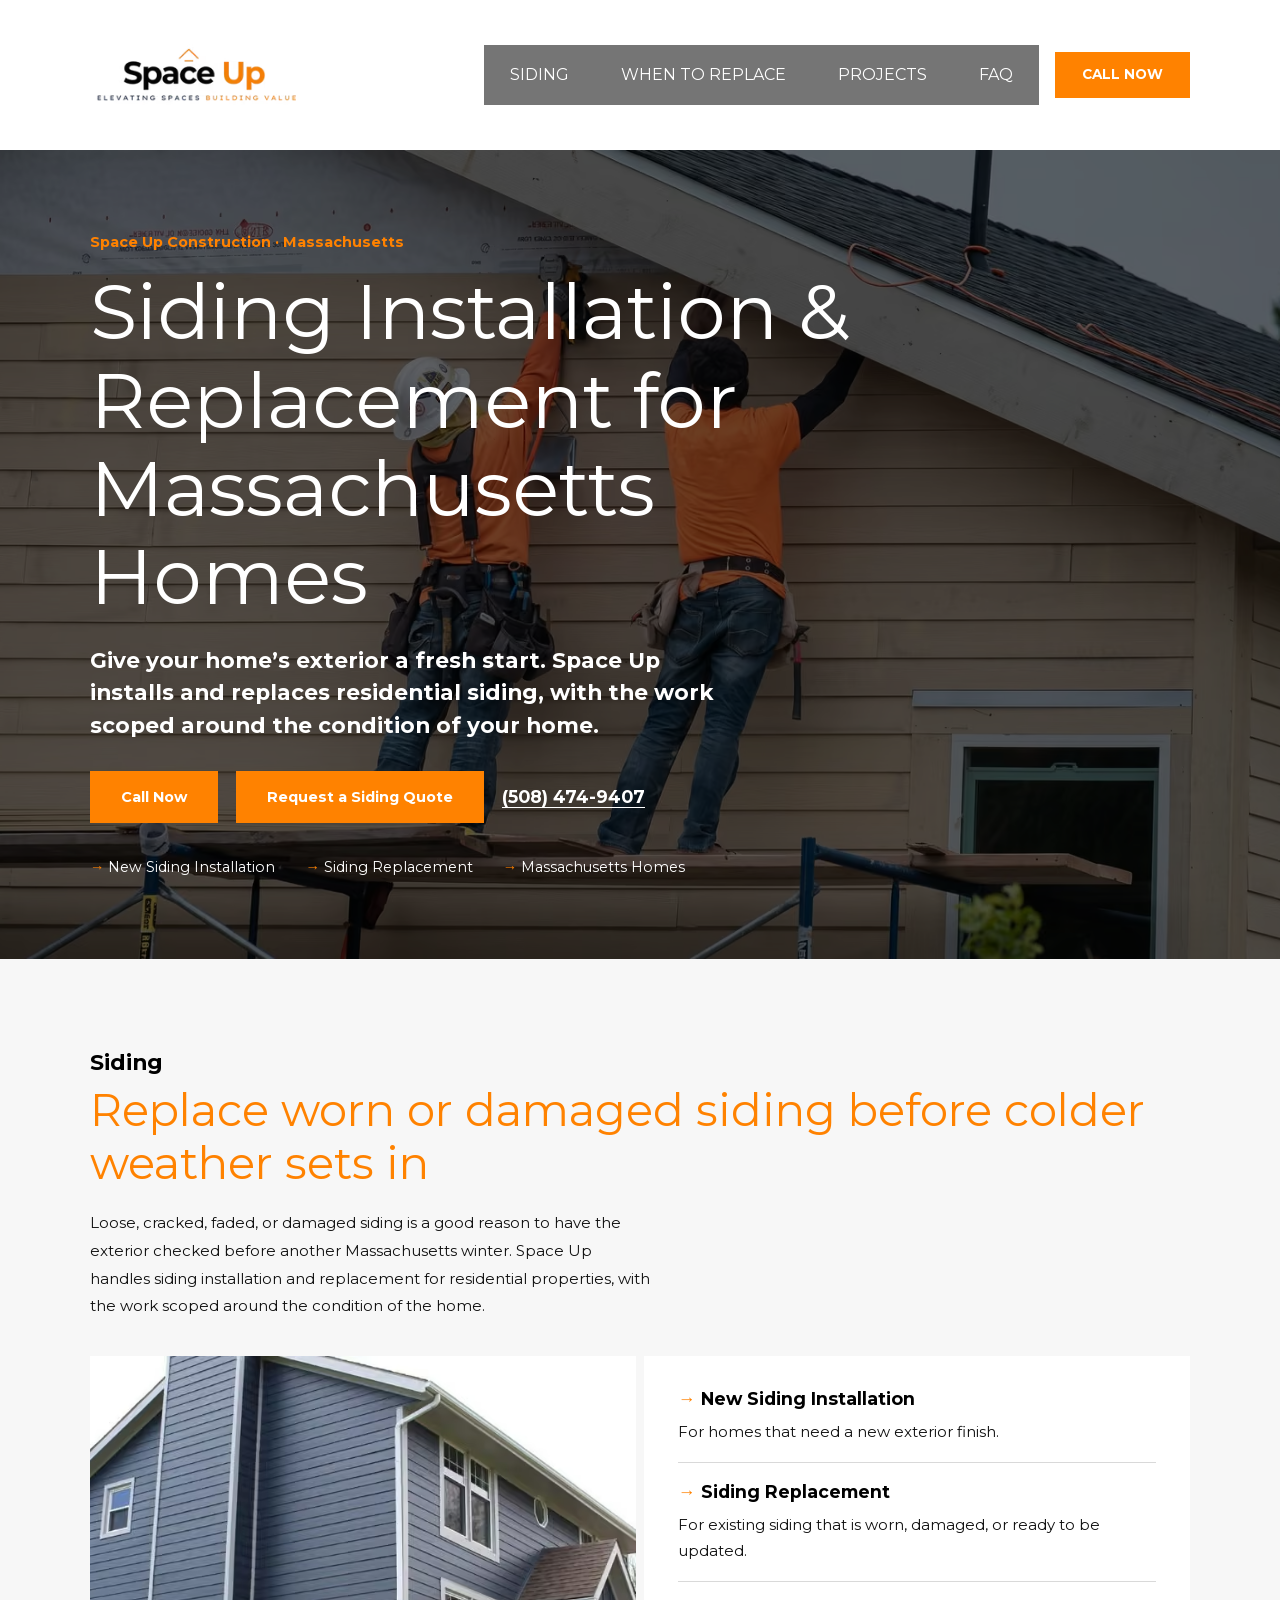
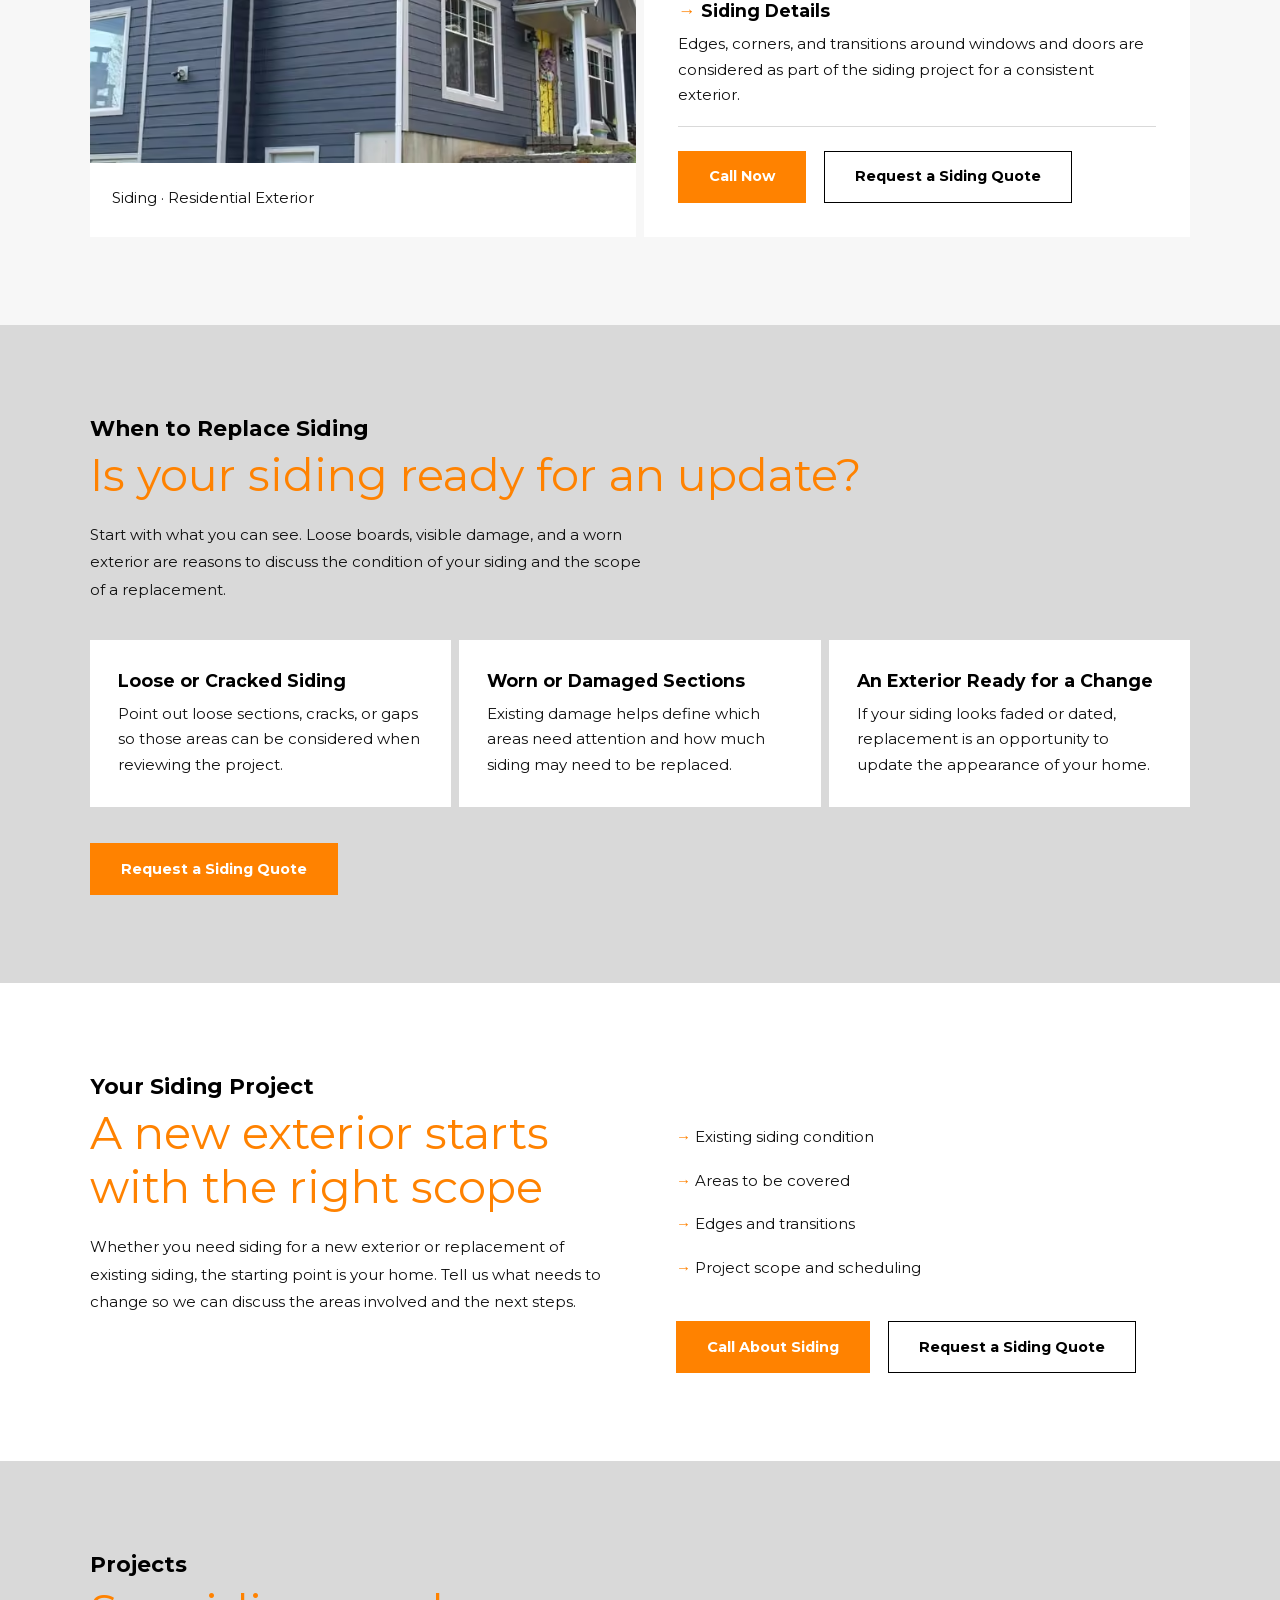
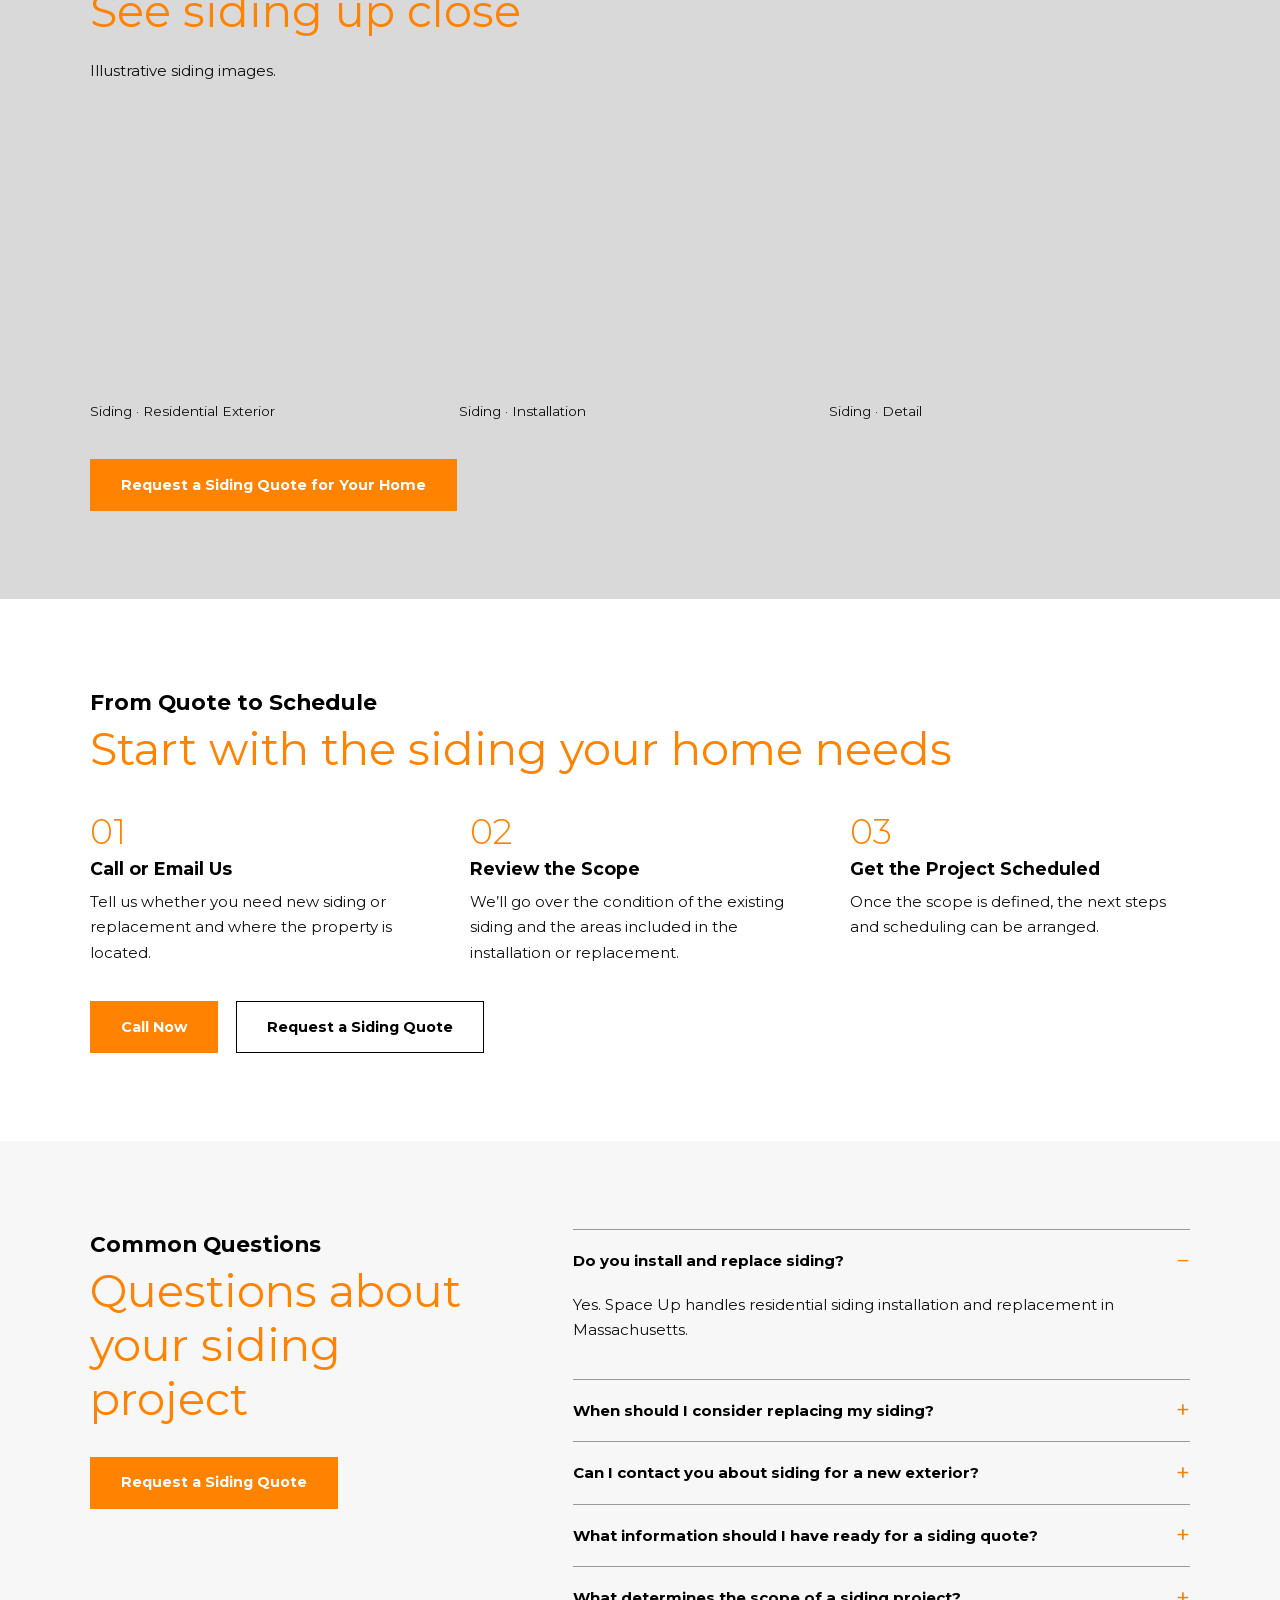
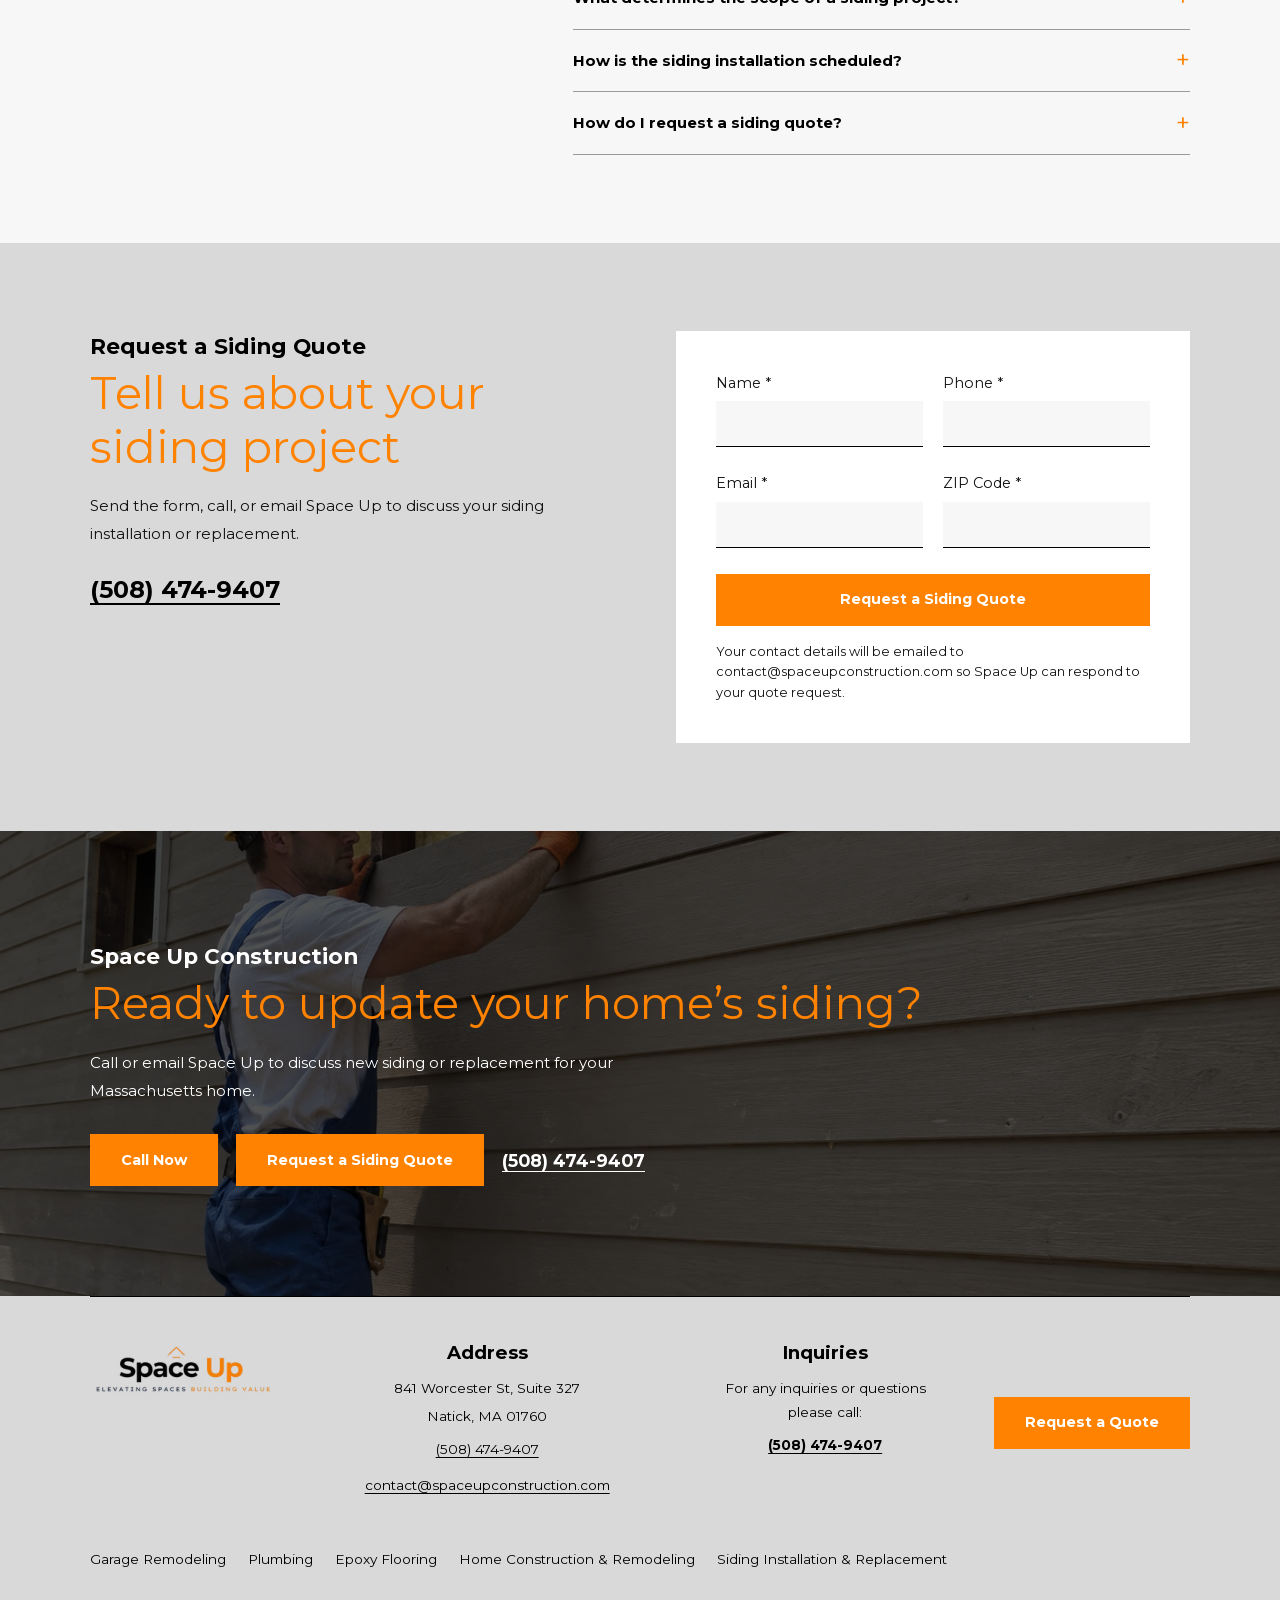
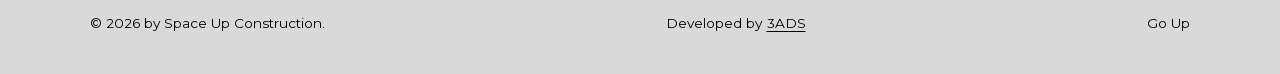
<file: siding-finishing-v2/index.html>
<!doctype html>
<html lang="en-US">
<head>
  <meta charset="utf-8">
  <link rel="preconnect" href="https://www.googletagmanager.com">
  <link rel="preload" href="https://www.googletagmanager.com/gtm.js?id=GTM-52FS343L" as="script" fetchpriority="high">
  <!-- Google Tag Manager: keep the inline script and its CSP SHA-256 hash in sync. -->
  <script>(function(w,d,s,l,i){w[l]=w[l]||[];w[l].push({'gtm.start':
new Date().getTime(),event:'gtm.js'});var f=d.getElementsByTagName(s)[0],
j=d.createElement(s),dl=l!='dataLayer'?'&l='+l:'';j.async=true;
j.setAttribute('fetchpriority','high');j.src=
'https://www.googletagmanager.com/gtm.js?id='+i+dl;
f.parentNode.insertBefore(j,f);
})(window,document,'script','dataLayer','GTM-52FS343L');</script>
  <!-- End Google Tag Manager -->
  <meta name="viewport" content="width=device-width, initial-scale=1">
  <meta name="description" content="Residential siding installation and replacement in Massachusetts. Update worn or damaged siding with Space Up Construction. Call (508) 474-9407 for a siding quote.">
  <title>Siding Installation &amp; Replacement in Massachusetts | Space Up Construction</title>
  <link rel="preload" href="../assets/fonts/montserrat-latin.woff2" as="font" type="font/woff2" crossorigin>
  <link rel="stylesheet" href="../assets/site-v2.css?v=37ffa15f82b0">
  <script src="../assets/site.js?v=6fc0fdb012df" defer></script>
  <meta name="theme-color" content="#ffffff">
  <!-- V2 layout preview: kept out of the index until it replaces /siding-finishing/. -->
  <meta name="robots" content="noindex, follow">
  <link rel="canonical" href="https://services.spaceupconstruction.com/siding-finishing/">
  <link rel="describedby" href="/llms.txt" type="text/plain">
  <meta property="og:type" content="website">
  <meta property="og:site_name" content="Space Up Construction">
  <meta property="og:locale" content="en_US">
  <meta property="og:title" content="Siding Installation &amp; Replacement in Massachusetts | Space Up Construction">
  <meta property="og:description" content="Residential siding installation and replacement in Massachusetts. Update worn or damaged siding with Space Up Construction. Call (508) 474-9407 for a siding quote.">
  <meta property="og:url" content="https://services.spaceupconstruction.com/siding-finishing/">
  <meta property="og:image" content="https://services.spaceupconstruction.com/siding-finishing/assets/residential-siding-740.webp">
  <meta property="og:image:alt" content="Siding Installation &amp; Replacement">
  <meta name="twitter:card" content="summary_large_image">
  <meta name="twitter:title" content="Siding Installation &amp; Replacement in Massachusetts | Space Up Construction">
  <meta name="twitter:description" content="Residential siding installation and replacement in Massachusetts. Update worn or damaged siding with Space Up Construction. Call (508) 474-9407 for a siding quote.">
  <meta name="twitter:image" content="https://services.spaceupconstruction.com/siding-finishing/assets/residential-siding-740.webp">
  <script type="application/ld+json">{"@context":"https://schema.org","@graph":[{"@type":"GeneralContractor","@id":"https://services.spaceupconstruction.com/#business","name":"Space Up Construction","url":"https://services.spaceupconstruction.com/","telephone":"+1-508-474-9407","email":"contact@spaceupconstruction.com","logo":"https://services.spaceupconstruction.com/epoxy-flooring/assets/space-up-logo.avif","address":{"@type":"PostalAddress","streetAddress":"841 Worcester St, Suite 327","addressLocality":"Natick","addressRegion":"MA","postalCode":"01760","addressCountry":"US"},"areaServed":{"@type":"State","name":"Massachusetts"}},{"@type":"WebSite","@id":"https://services.spaceupconstruction.com/#website","url":"https://services.spaceupconstruction.com/","name":"Space Up Construction","inLanguage":"en-US","publisher":{"@id":"https://services.spaceupconstruction.com/#business"}},{"@type":"Service","@id":"https://services.spaceupconstruction.com/siding-finishing/#service","name":"Siding Installation & Replacement","serviceType":"Residential Siding Installation and Replacement","url":"https://services.spaceupconstruction.com/siding-finishing/","description":"Residential siding installation and replacement in Massachusetts. Update worn or damaged siding with Space Up Construction. Call (508) 474-9407 for a siding quote.","provider":{"@id":"https://services.spaceupconstruction.com/#business"},"areaServed":{"@type":"State","name":"Massachusetts"}},{"@type":"BreadcrumbList","@id":"https://services.spaceupconstruction.com/siding-finishing/#breadcrumbs","itemListElement":[{"@type":"ListItem","position":1,"name":"Services","item":"https://services.spaceupconstruction.com/"},{"@type":"ListItem","position":2,"name":"Siding Installation & Replacement","item":"https://services.spaceupconstruction.com/siding-finishing/"}]},{"@type":"FAQPage","@id":"https://services.spaceupconstruction.com/siding-finishing/#faq","mainEntity":[{"@type":"Question","name":"Do you install and replace siding?","acceptedAnswer":{"@type":"Answer","text":"Yes. Space Up handles residential siding installation and replacement in Massachusetts."}},{"@type":"Question","name":"When should I consider replacing my siding?","acceptedAnswer":{"@type":"Answer","text":"Loose, cracked, faded, or damaged siding is a reason to have the exterior checked. The condition of the existing siding helps determine the scope of replacement."}},{"@type":"Question","name":"Can I contact you about siding for a new exterior?","acceptedAnswer":{"@type":"Answer","text":"Yes. Space Up offers new siding installation for residential properties. Tell us about the home and the areas that need siding."}},{"@type":"Question","name":"What information should I have ready for a siding quote?","acceptedAnswer":{"@type":"Answer","text":"Share the property location, whether you need new installation or replacement, and any visible damage or areas you want to update."}},{"@type":"Question","name":"What determines the scope of a siding project?","acceptedAnswer":{"@type":"Answer","text":"The condition of the existing siding, the areas to be covered, and the details around edges, corners, windows, and doors help define the work involved."}},{"@type":"Question","name":"How is the siding installation scheduled?","acceptedAnswer":{"@type":"Answer","text":"Once the scope is defined, Space Up can discuss the next steps and scheduling for your property."}},{"@type":"Question","name":"How do I request a siding quote?","acceptedAnswer":{"@type":"Answer","text":"Use the quote form below, call Space Up at (508) 474-9407, or email contact@spaceupconstruction.com with basic information about your siding project."}}]},{"@type":"WebPage","@id":"https://services.spaceupconstruction.com/siding-finishing/#webpage","url":"https://services.spaceupconstruction.com/siding-finishing/","name":"Siding Installation & Replacement in Massachusetts | Space Up Construction","description":"Residential siding installation and replacement in Massachusetts. Update worn or damaged siding with Space Up Construction. Call (508) 474-9407 for a siding quote.","inLanguage":"en-US","isPartOf":{"@id":"https://services.spaceupconstruction.com/#website"},"about":{"@id":"https://services.spaceupconstruction.com/siding-finishing/#service"},"breadcrumb":{"@id":"https://services.spaceupconstruction.com/siding-finishing/#breadcrumbs"},"hasPart":{"@id":"https://services.spaceupconstruction.com/siding-finishing/#faq"}}]}</script>
  <link rel="icon" href="/assets/favicon-32.png" type="image/png" sizes="32x32">
  <link rel="apple-touch-icon" href="/assets/apple-touch-icon.png">
</head>
<body class="page-siding-v2">
  <!-- Google Tag Manager (noscript) -->
  <noscript><iframe src="https://www.googletagmanager.com/ns.html?id=GTM-52FS343L" height="0" width="0" hidden title="Google Tag Manager"></iframe></noscript>
  <!-- End Google Tag Manager (noscript) -->
  <a class="skip-link" href="#main">Skip to content</a>

  <header class="site-header" id="top">
    <div class="container header-inner">
      <a class="brand" href="#top" aria-label="Space Up Construction — home">
        <img src="../siding-finishing/assets/space-up-logo-240.avif" srcset="../siding-finishing/assets/space-up-logo-160.avif 160w, ../siding-finishing/assets/space-up-logo-240.avif 240w, ../siding-finishing/assets/space-up-logo.avif 412w" sizes="(min-width: 681px) 206px, 150px" width="412" height="130" alt="Space Up Construction">
      </a>
      <nav class="main-nav" aria-label="Main navigation">
        <a href="#siding">Siding</a>
        <a href="#services">When to Replace</a>
        <a href="#projects">Projects</a>
        <a href="#faq">FAQ</a>
      </nav>
      <a class="button header-call" href="tel:+15084749407" aria-label="Call Now: Space Up Construction at (508) 474-9407">Call Now</a>
    </div>
  </header>

  <main id="main">
    <section class="hero" aria-labelledby="hero-title">
      <div class="hero-media"><picture><source type="image/avif" srcset="../siding-finishing/assets/siding-installation-team-hd-480.avif 480w, ../siding-finishing/assets/siding-installation-team-hd-800.avif 800w, ../siding-finishing/assets/siding-installation-team-hd-1200.avif 1200w, ../siding-finishing/assets/siding-installation-team-hd-1600.avif 1600w" sizes="100vw"><img src="../siding-finishing/assets/siding-installation-team-hd-1600.webp" srcset="../siding-finishing/assets/siding-installation-team-hd-480.webp 480w, ../siding-finishing/assets/siding-installation-team-hd-800.webp 800w, ../siding-finishing/assets/siding-installation-team-hd-1200.webp 1200w, ../siding-finishing/assets/siding-installation-team-hd-1600.webp 1600w" sizes="100vw" width="2752" height="1536" alt="Two workers installing horizontal siding beneath a residential roofline" loading="eager" fetchpriority="high" decoding="async"></picture></div>
      <div class="container hero-content">
        <p class="hero-eyebrow">Space Up Construction · Massachusetts</p>
        <h1 id="hero-title">Siding Installation &amp; Replacement for Massachusetts Homes</h1>
        <p class="hero-description">Give your home’s exterior a fresh start. Space Up installs and replaces residential siding, with the work scoped around the condition of your home.</p>
        <div class="button-row hero-actions">
          <a class="button" href="tel:+15084749407">Call Now</a>
          <a class="button" href="#quote">Request a Siding Quote</a>
          <a class="phone-link" href="tel:+15084749407">(508) 474-9407</a>
        </div>
        <ul class="hero-proof" aria-label="Siding services">
          <li>New Siding Installation</li>
          <li>Siding Replacement</li>
          <li>Massachusetts Homes</li>
        </ul>
      </div>
    </section>

    <section class="section section--light" id="siding" aria-labelledby="siding-title">
      <div class="container">
        <div class="section-head">
          <p class="section-label">Siding</p>
          <h2 id="siding-title">Replace worn or damaged siding before colder weather sets in</h2>
          <p class="lead">Loose, cracked, faded, or damaged siding is a good reason to have the exterior checked before another Massachusetts winter. Space Up handles siding installation and replacement for residential properties, with the work scoped around the condition of the home.</p>
        </div>
        <div class="uses-grid">
          <figure class="use-feature"><picture><source type="image/avif" srcset="../siding-finishing/assets/residential-siding-480.avif 480w, ../siding-finishing/assets/residential-siding-740.avif 740w" sizes="(min-width: 681px) 50vw, 100vw"><img src="../siding-finishing/assets/residential-siding-740.webp" srcset="../siding-finishing/assets/residential-siding-480.webp 480w, ../siding-finishing/assets/residential-siding-740.webp 740w" sizes="(min-width: 681px) 50vw, 100vw" width="740" height="492" alt="Residential exterior with blue horizontal siding and white window trim" loading="lazy" decoding="async"></picture><figcaption><p>Siding · Residential Exterior</p></figcaption></figure>
          <div class="use-list">
            <article class="use-row"><h3>New Siding Installation</h3><p>For homes that need a new exterior finish.</p></article>
            <article class="use-row"><h3>Siding Replacement</h3><p>For existing siding that is worn, damaged, or ready to be updated.</p></article>
            <article class="use-row"><h3>Siding Details</h3><p>Edges, corners, and transitions around windows and doors are considered as part of the siding project for a consistent exterior.</p></article>
            <div class="button-row"><a class="button" href="tel:+15084749407">Call Now</a><a class="button button--outline" href="#quote">Request a Siding Quote</a></div>
          </div>
        </div>
      </div>
    </section>

    <section class="section section--gray" id="services" aria-labelledby="replacement-title">
      <div class="container">
        <div class="section-head">
          <p class="section-label">When to Replace Siding</p>
          <h2 id="replacement-title">Is your siding ready for an update?</h2>
          <p class="lead">Start with what you can see. Loose boards, visible damage, and a worn exterior are reasons to discuss the condition of your siding and the scope of a replacement.</p>
        </div>
        <div class="card-grid">
          <article class="plain-card"><h3>Loose or Cracked Siding</h3><p>Point out loose sections, cracks, or gaps so those areas can be considered when reviewing the project.</p></article>
          <article class="plain-card"><h3>Worn or Damaged Sections</h3><p>Existing damage helps define which areas need attention and how much siding may need to be replaced.</p></article>
          <article class="plain-card"><h3>An Exterior Ready for a Change</h3><p>If your siding looks faded or dated, replacement is an opportunity to update the appearance of your home.</p></article>
        </div>
        <a class="button" href="#quote">Request a Siding Quote</a>
      </div>
    </section>

    <section class="section" aria-labelledby="scope-title">
      <div class="container split">
        <div class="section-head">
          <p class="section-label">Your Siding Project</p>
          <h2 id="scope-title">A new exterior starts with the right scope</h2>
          <p class="lead">Whether you need siding for a new exterior or replacement of existing siding, the starting point is your home. Tell us what needs to change so we can discuss the areas involved and the next steps.</p>
        </div>
        <div>
          <ul class="arrow-list"><li>Existing siding condition</li><li>Areas to be covered</li><li>Edges and transitions</li><li>Project scope and scheduling</li></ul>
          <div class="button-row"><a class="button" href="tel:+15084749407">Call About Siding</a><a class="button button--outline" href="#quote">Request a Siding Quote</a></div>
        </div>
      </div>
    </section>

    <section class="section section--gray" id="projects" aria-labelledby="projects-title">
      <div class="container">
        <div class="section-head">
          <p class="section-label">Projects</p>
          <h2 id="projects-title">See siding up close</h2>
          <p class="lead">Illustrative siding images.</p>
        </div>
        <!-- Supplied reference images; replace with verified Space Up project photos when available. -->
        <div class="gallery">
          <figure><picture><source type="image/avif" srcset="../siding-finishing/assets/residential-siding-480.avif 480w, ../siding-finishing/assets/residential-siding-740.avif 740w" sizes="(min-width: 681px) 33vw, 100vw"><img src="../siding-finishing/assets/residential-siding-740.webp" srcset="../siding-finishing/assets/residential-siding-480.webp 480w, ../siding-finishing/assets/residential-siding-740.webp 740w" sizes="(min-width: 681px) 33vw, 100vw" width="740" height="492" alt="Blue horizontal siding and white exterior trim on a two-story home" loading="lazy" decoding="async"></picture><figcaption>Siding · Residential Exterior</figcaption></figure>
          <figure><picture><source type="image/avif" srcset="../siding-finishing/assets/siding-installation-team-hd-480.avif 480w, ../siding-finishing/assets/siding-installation-team-hd-800.avif 800w, ../siding-finishing/assets/siding-installation-team-hd-1200.avif 1200w, ../siding-finishing/assets/siding-installation-team-hd-1600.avif 1600w" sizes="(min-width: 681px) 33vw, 100vw"><img src="../siding-finishing/assets/siding-installation-team-hd-1600.webp" srcset="../siding-finishing/assets/siding-installation-team-hd-480.webp 480w, ../siding-finishing/assets/siding-installation-team-hd-800.webp 800w, ../siding-finishing/assets/siding-installation-team-hd-1200.webp 1200w, ../siding-finishing/assets/siding-installation-team-hd-1600.webp 1600w" sizes="(min-width: 681px) 33vw, 100vw" width="2752" height="1536" alt="Siding being installed by two workers on scaffolding" loading="lazy" decoding="async"></picture><figcaption>Siding · Installation</figcaption></figure>
          <figure><picture><img src="../siding-finishing/assets/siding-detail-updated-1448.webp" srcset="../siding-finishing/assets/siding-detail-updated-480.webp 480w, ../siding-finishing/assets/siding-detail-updated-800.webp 800w, ../siding-finishing/assets/siding-detail-updated-1448.webp 1448w" sizes="(min-width: 681px) 33vw, 100vw" width="1448" height="1086" alt="Worker positioning a horizontal siding board over exterior insulation" loading="lazy" decoding="async"></picture><figcaption>Siding · Detail</figcaption></figure>
        </div>
        <a class="button" href="#quote">Request a Siding Quote for Your Home</a>
      </div>
    </section>

    <section class="section" id="process" aria-labelledby="process-title">
      <div class="container">
        <div class="section-head">
          <p class="section-label">From Quote to Schedule</p>
          <h2 id="process-title">Start with the siding your home needs</h2>
        </div>
        <div class="steps steps--three">
          <article class="step"><span class="step-number">01</span><h3>Call or Email Us</h3><p>Tell us whether you need new siding or replacement and where the property is located.</p></article>
          <article class="step"><span class="step-number">02</span><h3>Review the Scope</h3><p>We’ll go over the condition of the existing siding and the areas included in the installation or replacement.</p></article>
          <article class="step"><span class="step-number">03</span><h3>Get the Project Scheduled</h3><p>Once the scope is defined, the next steps and scheduling can be arranged.</p></article>
        </div>
        <div class="button-row"><a class="button" href="tel:+15084749407">Call Now</a><a class="button button--outline" href="#quote">Request a Siding Quote</a></div>
      </div>
    </section>

    <section class="section section--light" id="faq" aria-labelledby="faq-title">
      <div class="container split split--faq">
        <div class="section-head">
          <p class="section-label">Common Questions</p>
          <h2 id="faq-title">Questions about your siding project</h2>
          <a class="button" href="#quote">Request a Siding Quote</a>
        </div>
        <div class="faq-list">
          <details name="faq" open><summary>Do you install and replace siding?</summary><p>Yes. Space Up handles residential siding installation and replacement in Massachusetts.</p></details>
          <details name="faq"><summary>When should I consider replacing my siding?</summary><p>Loose, cracked, faded, or damaged siding is a reason to have the exterior checked. The condition of the existing siding helps determine the scope of replacement.</p></details>
          <details name="faq"><summary>Can I contact you about siding for a new exterior?</summary><p>Yes. Space Up offers new siding installation for residential properties. Tell us about the home and the areas that need siding.</p></details>
          <details name="faq"><summary>What information should I have ready for a siding quote?</summary><p>Share the property location, whether you need new installation or replacement, and any visible damage or areas you want to update.</p></details>
          <details name="faq"><summary>What determines the scope of a siding project?</summary><p>The condition of the existing siding, the areas to be covered, and the details around edges, corners, windows, and doors help define the work involved.</p></details>
          <details name="faq"><summary>How is the siding installation scheduled?</summary><p>Once the scope is defined, Space Up can discuss the next steps and scheduling for your property.</p></details>
          <details name="faq"><summary>How do I request a siding quote?</summary><p>Use the quote form below, call Space Up at (508) 474-9407, or email contact@spaceupconstruction.com with basic information about your siding project.</p></details>
        </div>
      </div>
    </section>

    <section class="section section--gray" id="quote" aria-labelledby="quote-title">
      <div class="container split split--quote">
        <div class="section-head">
          <p class="section-label">Request a Siding Quote</p>
          <h2 id="quote-title">Tell us about your siding project</h2>
          <p class="lead">Send the form, call, or email Space Up to discuss your siding installation or replacement.</p>
          <a class="quote-phone" href="tel:+15084749407">(508) 474-9407</a>
        </div>
        <form class="quote-form" data-quote-form action="/submit-quote.php" method="post" accept-charset="UTF-8" aria-describedby="form-note">
          <input type="hidden" name="service" value="Siding Installation and Replacement">
          <input type="hidden" name="submission_id" value="">
          <div class="form-trap" aria-hidden="true"><label for="siding-company-website">Leave this field blank</label><input id="siding-company-website" name="company_website" type="text" tabindex="-1" autocomplete="off"></div>
          <div class="form-grid">
            <div class="field"><label for="name">Name <span aria-hidden="true">*</span></label><input id="name" name="name" autocomplete="name" maxlength="120" required></div>
            <div class="field"><label for="phone">Phone <span aria-hidden="true">*</span></label><input id="phone" name="phone" type="tel" autocomplete="tel" maxlength="40" required></div>
            <div class="field"><label for="email">Email <span aria-hidden="true">*</span></label><input id="email" name="email" type="email" autocomplete="email" maxlength="254" required></div>
            <div class="field"><label for="zip">ZIP Code <span aria-hidden="true">*</span></label><input id="zip" name="zip" autocomplete="postal-code" inputmode="numeric" pattern="[0-9]{5}(-[0-9]{4})?" title="Enter a 5-digit ZIP code or ZIP+4." maxlength="10" required></div>
          </div>
          <button class="button" type="submit">Request a Siding Quote</button>
          <p class="form-note" id="form-note">Your contact details will be emailed to contact@spaceupconstruction.com so Space Up can respond to your quote request.</p>
          <p class="form-status" role="status" aria-live="polite" hidden></p>
        </form>
      </div>
    </section>

    <section class="cta-band" aria-labelledby="final-title">
      <div class="cta-media"><picture><img src="../siding-finishing/assets/siding-detail-updated-1448.webp" srcset="../siding-finishing/assets/siding-detail-updated-480.webp 480w, ../siding-finishing/assets/siding-detail-updated-800.webp 800w, ../siding-finishing/assets/siding-detail-updated-1448.webp 1448w" sizes="100vw" width="1448" height="1086" alt="" loading="lazy" decoding="async"></picture></div>
      <div class="container">
        <p class="section-label">Space Up Construction</p>
        <h2 id="final-title">Ready to update your home’s siding?</h2>
        <p class="lead">Call or email Space Up to discuss new siding or replacement for your Massachusetts home.</p>
        <div class="button-row"><a class="button" href="tel:+15084749407">Call Now</a><a class="button" href="#quote">Request a Siding Quote</a><a class="phone-link" href="tel:+15084749407">(508) 474-9407</a></div>
      </div>
    </section>
  </main>

  <footer class="site-footer">
    <div class="container">
      <div class="footer-top">
        <div class="footer-brand"><img src="../siding-finishing/assets/space-up-logo-240.avif" srcset="../siding-finishing/assets/space-up-logo-160.avif 160w, ../siding-finishing/assets/space-up-logo-240.avif 240w, ../siding-finishing/assets/space-up-logo.avif 412w" sizes="(min-width: 681px) 206px, 150px" width="412" height="130" alt="Space Up Construction" loading="lazy" decoding="async"></div>
        <div class="footer-block"><h3>Address</h3><p>841 Worcester St, Suite 327</p><p>Natick, MA 01760</p><a href="tel:+15084749407">(508) 474-9407</a><a href="mailto:contact@spaceupconstruction.com">contact@spaceupconstruction.com</a></div>
        <div class="footer-block"><h3>Inquiries</h3><p>For any inquiries or questions please call:</p><a class="footer-phone" href="tel:+15084749407">(508) 474-9407</a></div>
        <div class="footer-action"><a class="button" href="#quote">Request a Quote</a></div>
      </div>
      <nav class="footer-services" aria-label="Our services"><a href="../garage-remodeling/">Garage Remodeling</a><a href="../plumbing/">Plumbing</a><a href="../epoxy-flooring/">Epoxy Flooring</a><a href="../home-construction/">Home Construction &amp; Remodeling</a><a href="../siding-finishing/">Siding Installation &amp; Replacement</a></nav>
      <div class="footer-bottom"><span>© 2026 by Space Up Construction.</span><span class="developer-credit">Developed by <a href="https://3ads.com.br/">3ADS</a></span><a href="#top">Go Up</a></div>
    </div>
  </footer>

  <a class="mobile-call" href="tel:+15084749407" aria-label="Call Now · (508) 474-9407 — Space Up Construction">Call Now · (508) 474-9407</a>
</body>
</html>
</file>
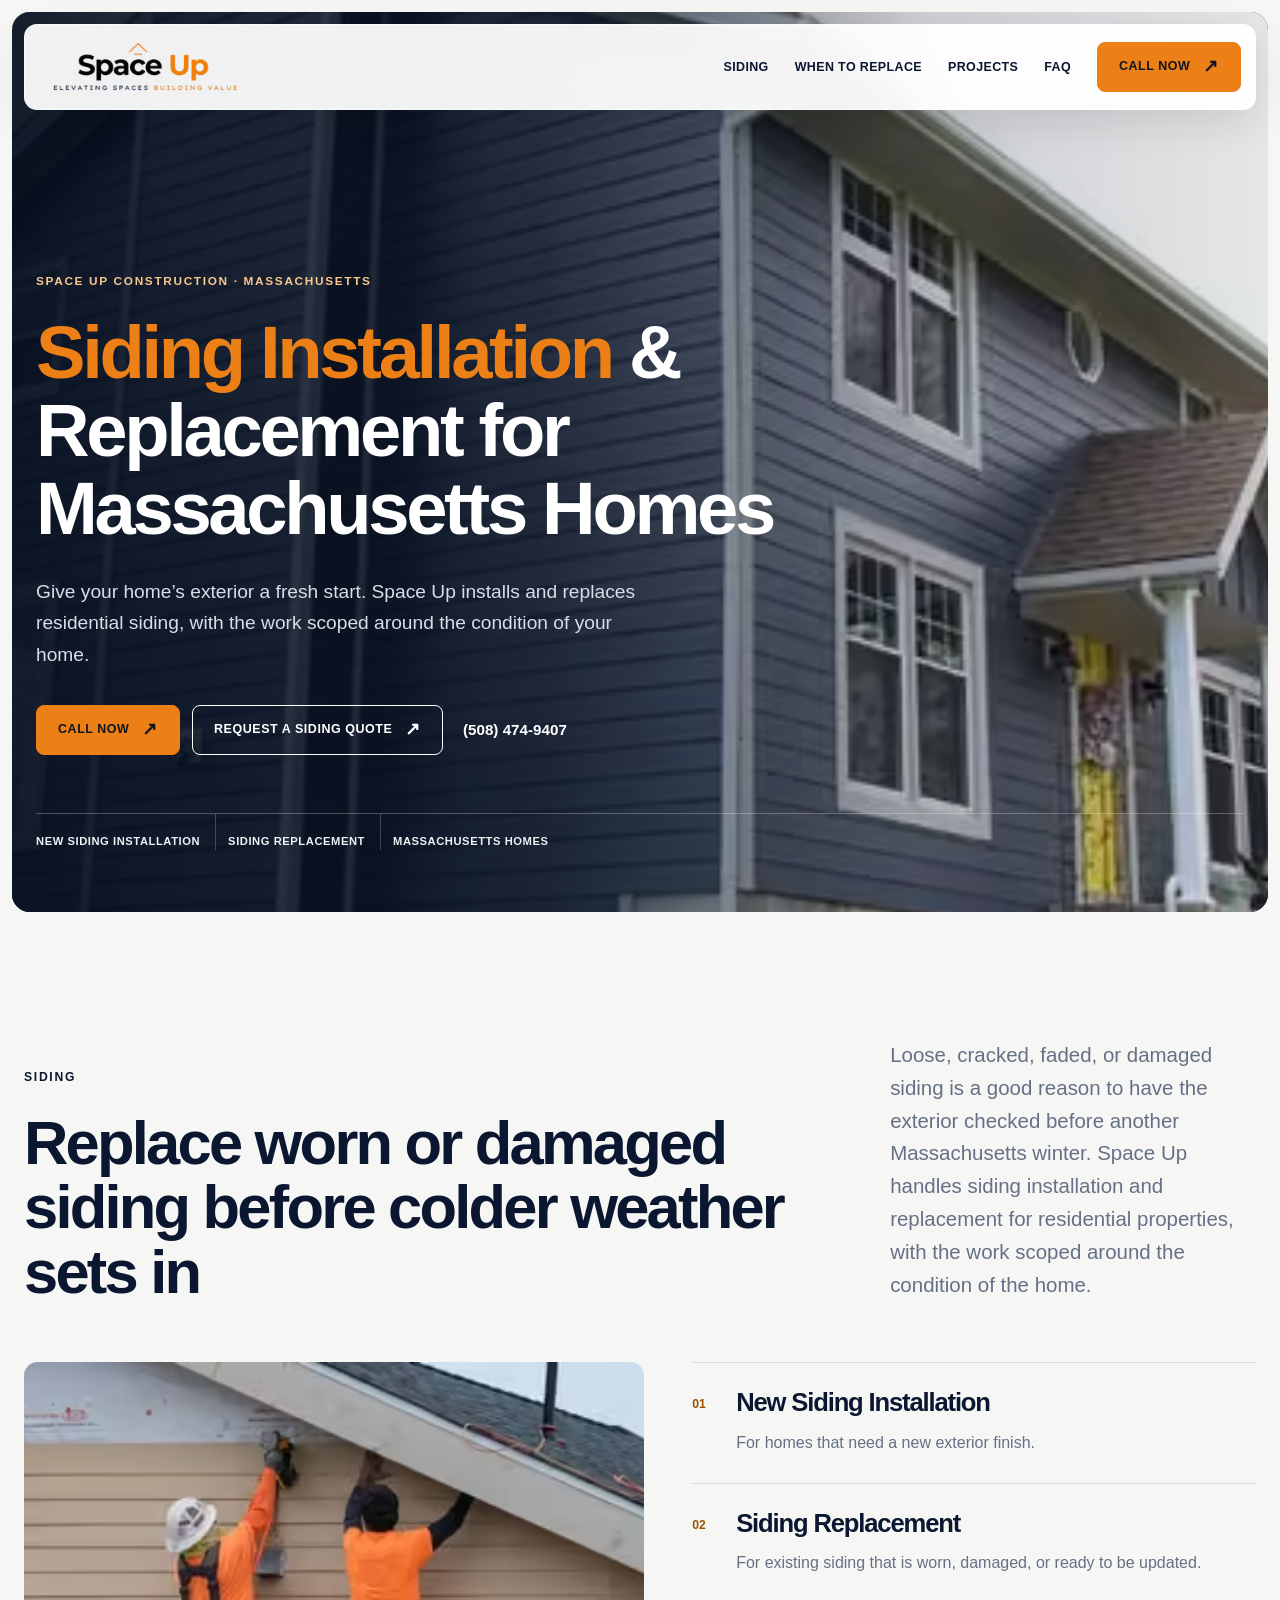
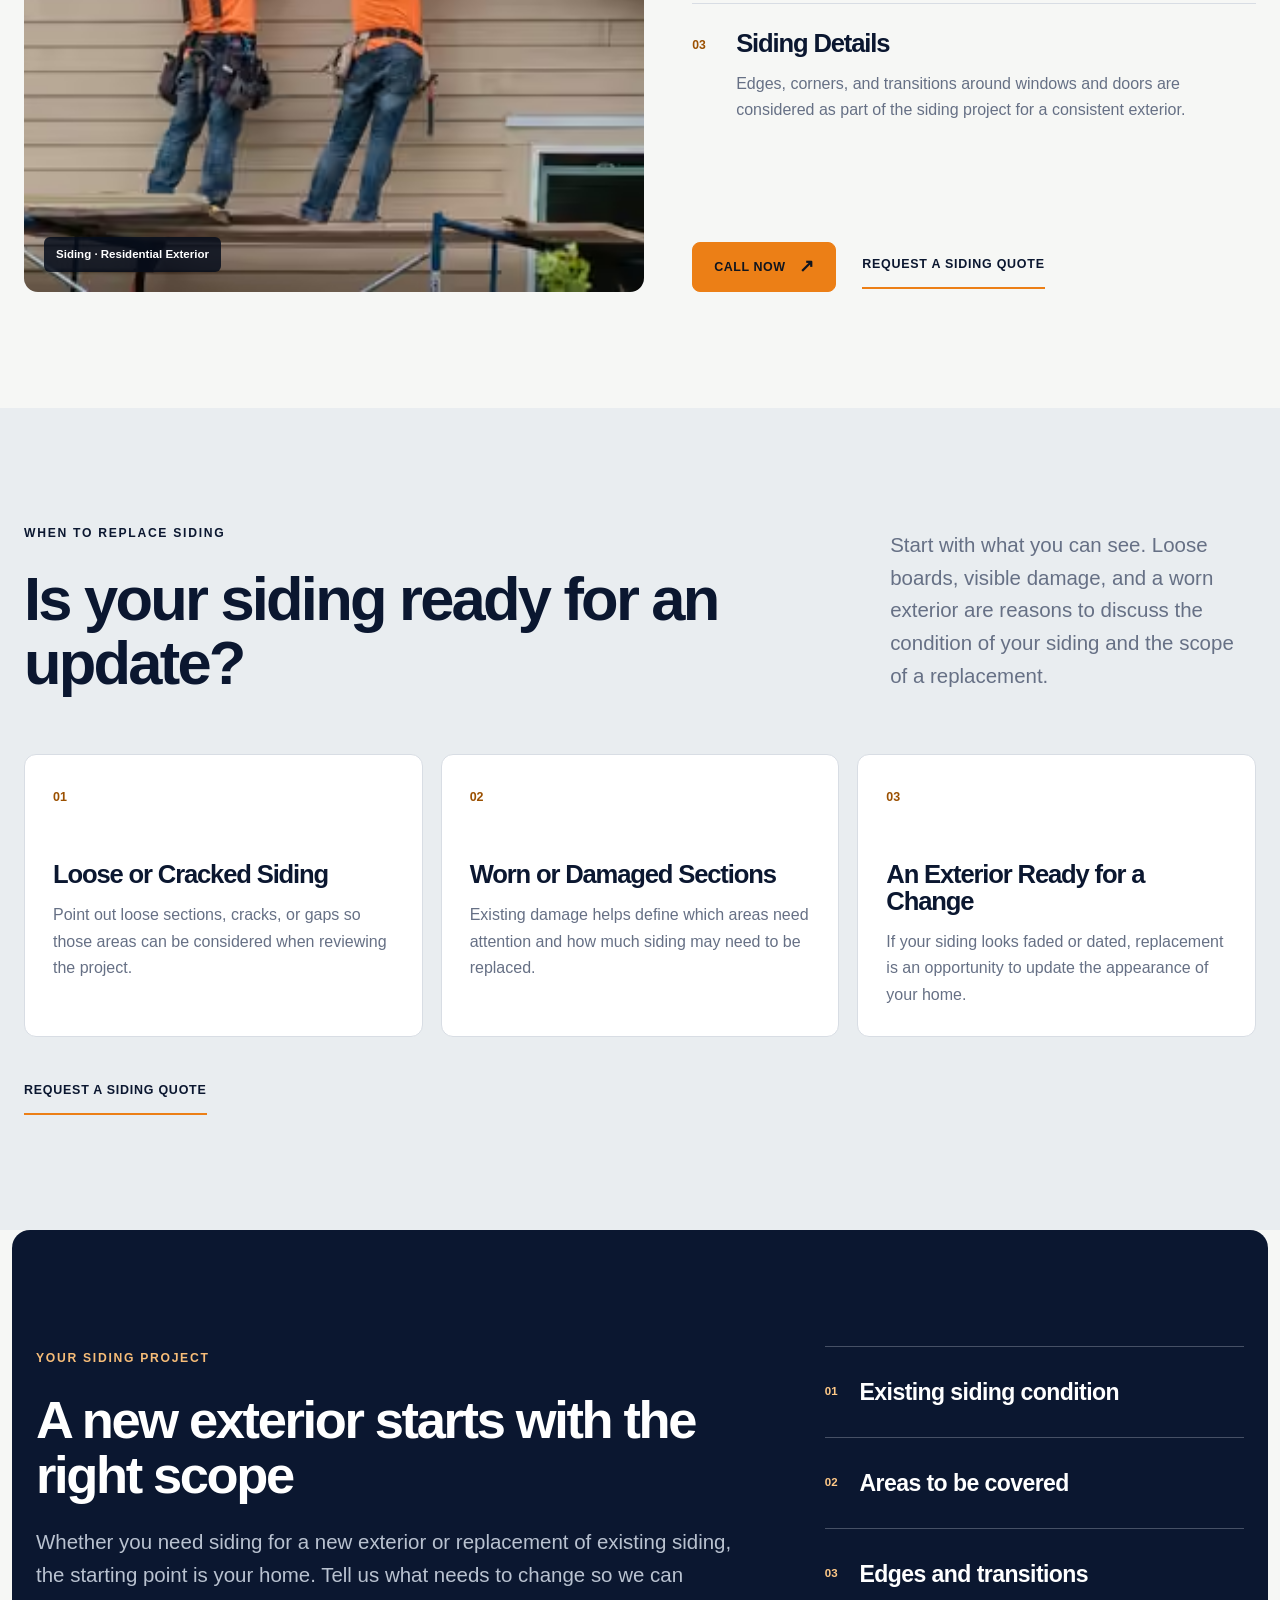
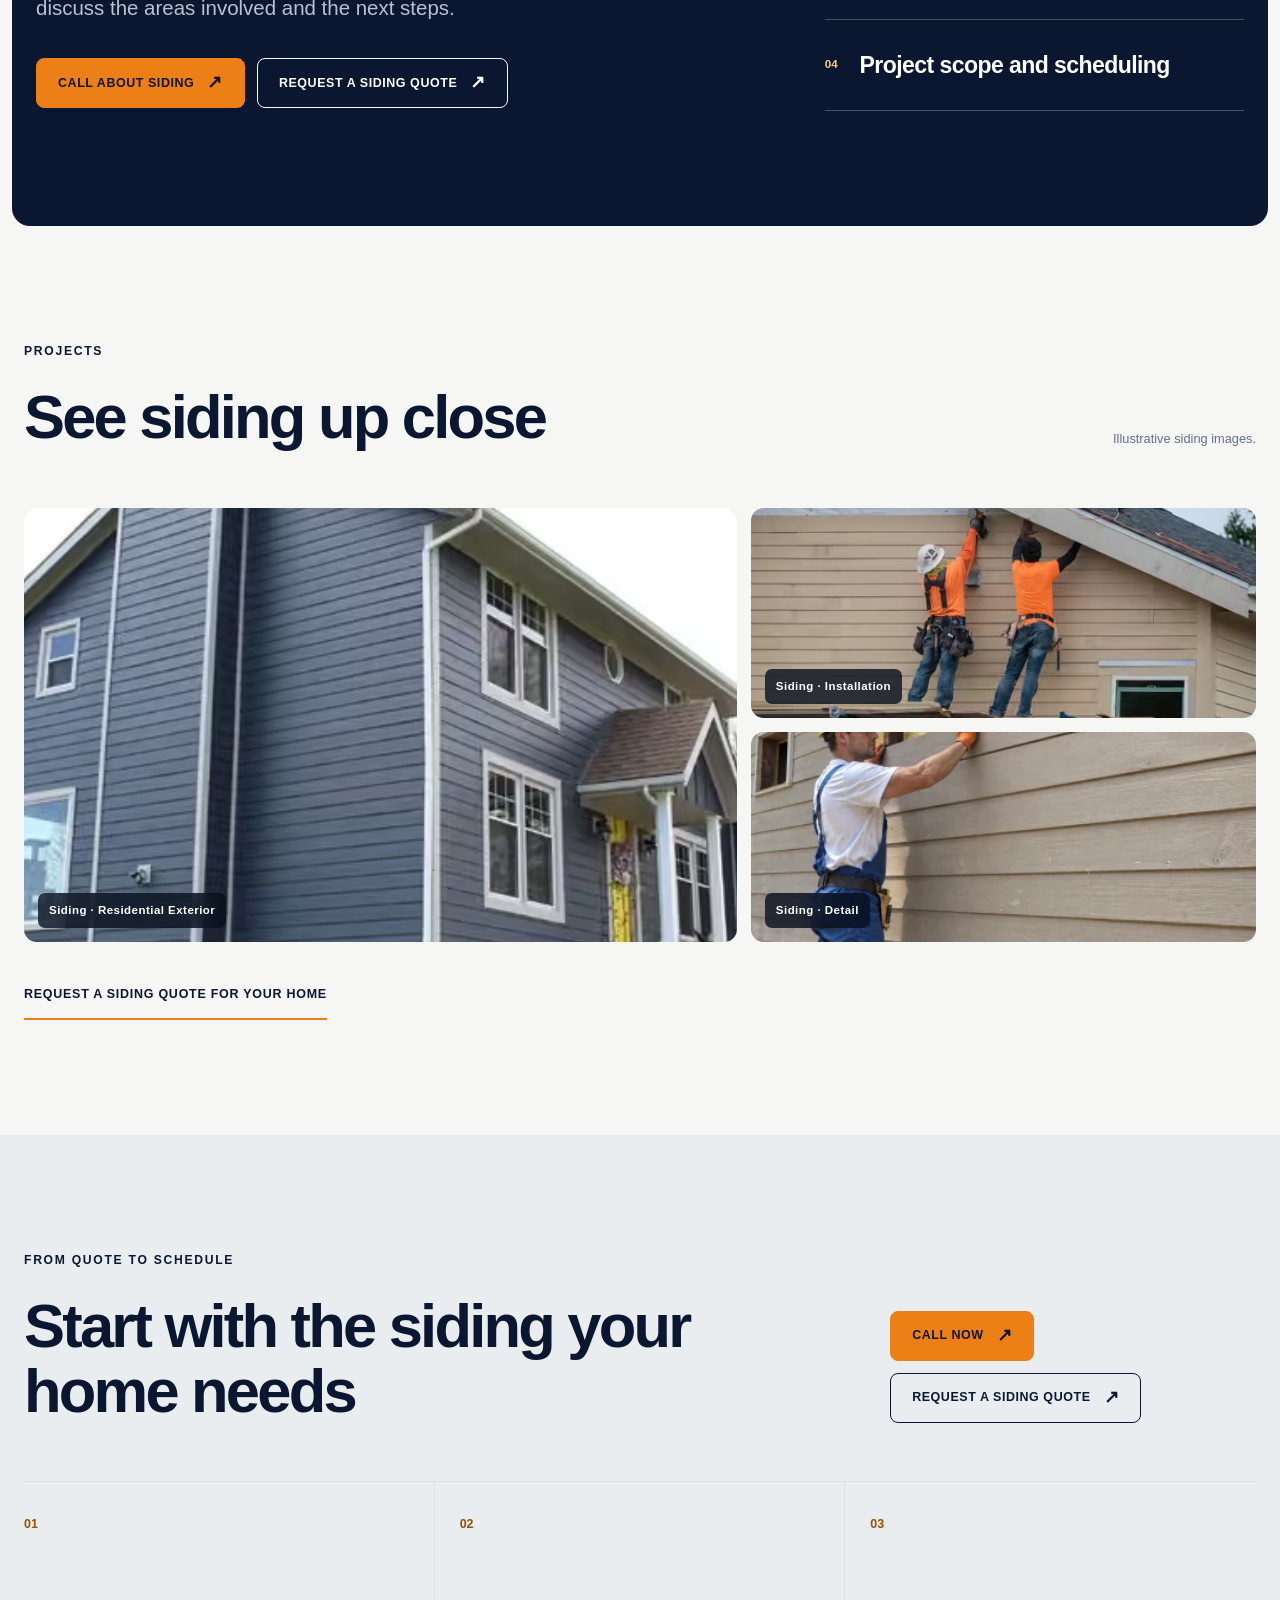
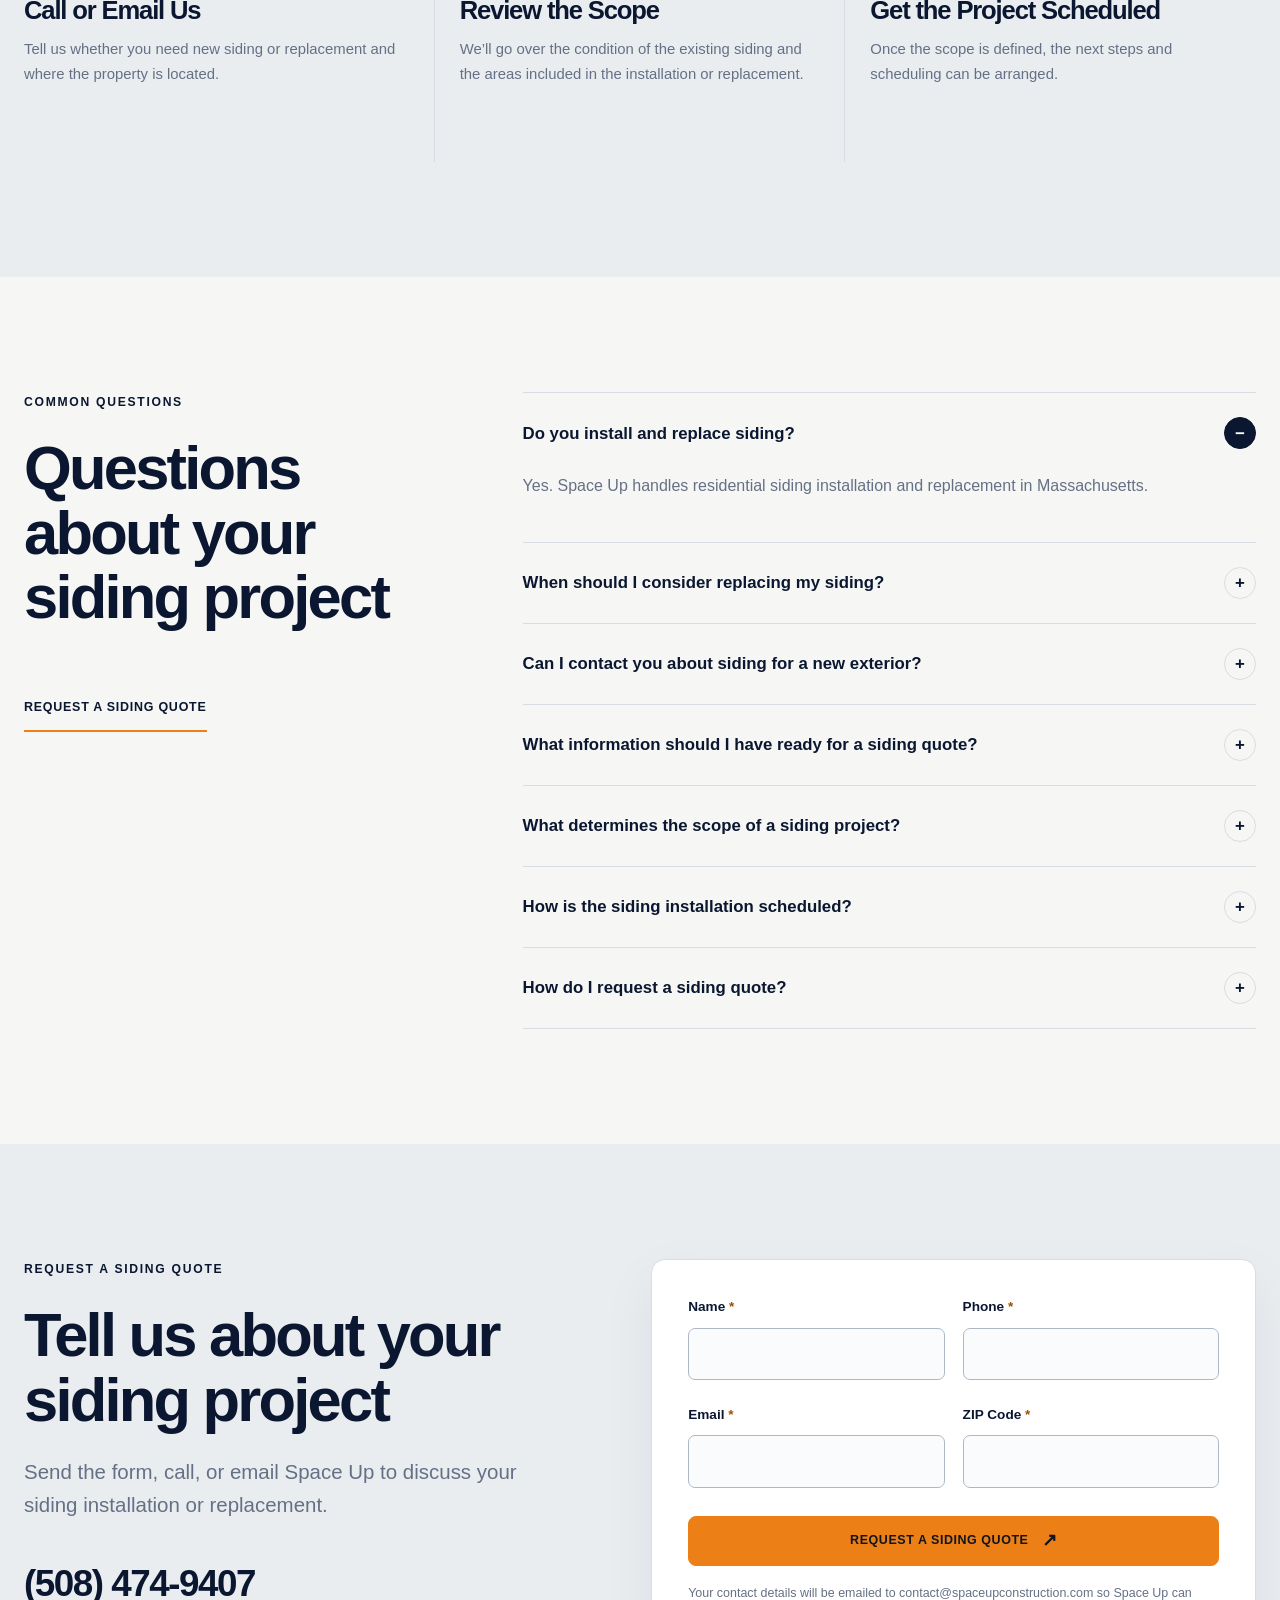
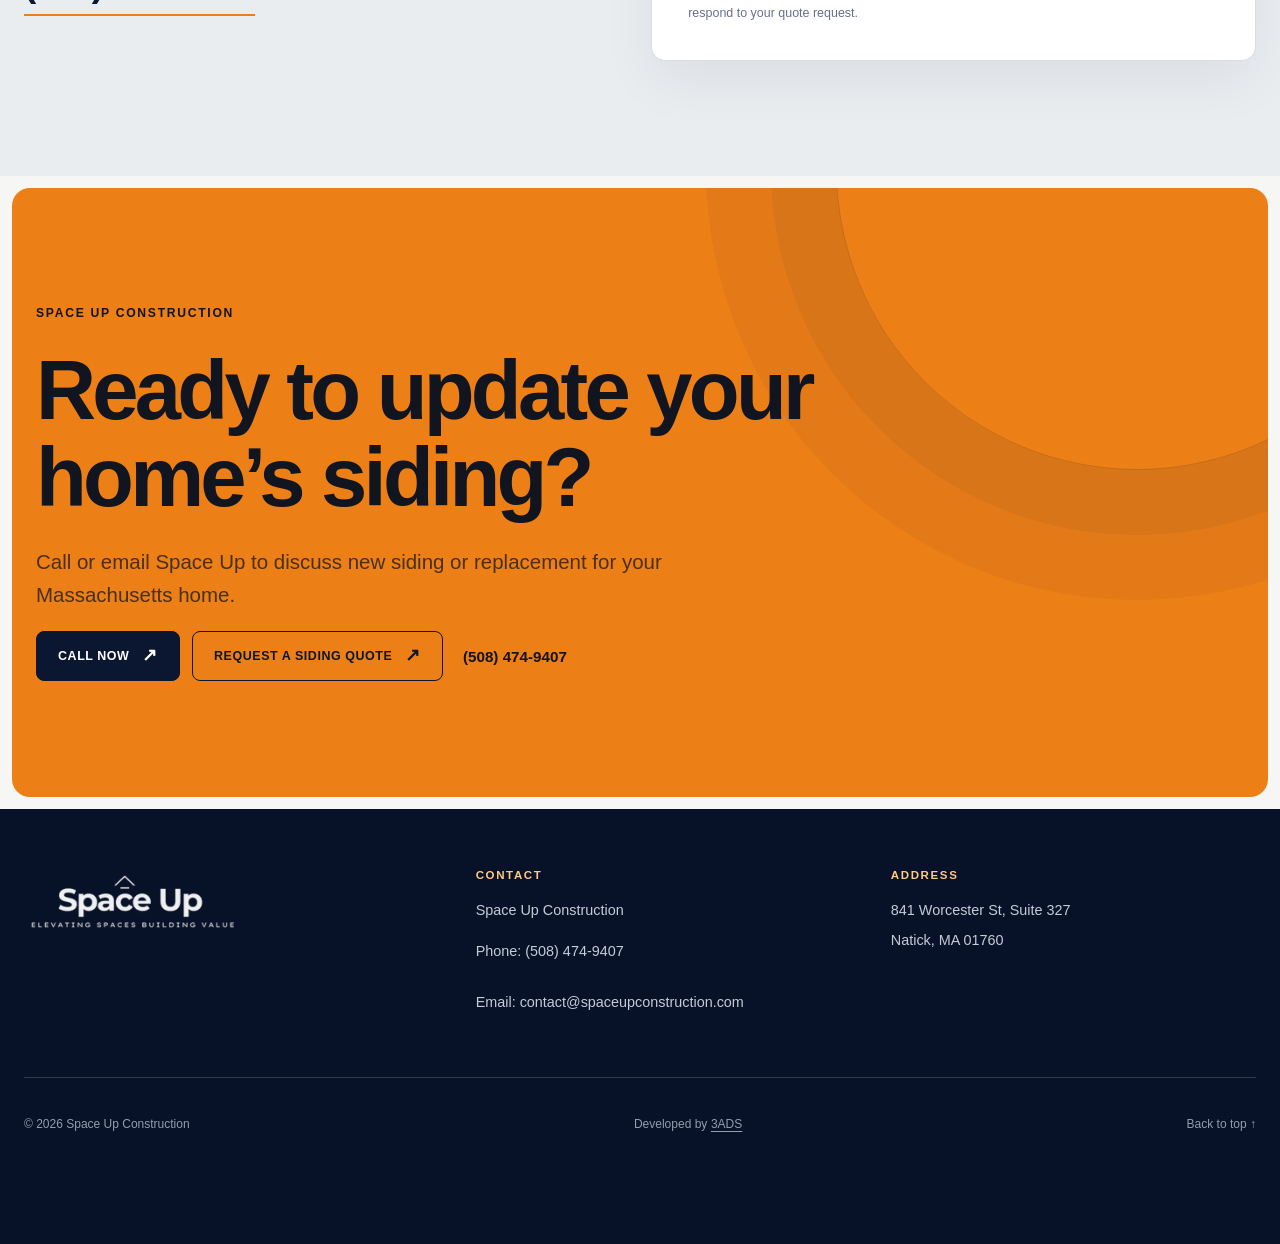
<file: siding-finishing/index.html>
<!doctype html>
<html lang="en-US">
<head>
  <meta charset="utf-8">
  <link rel="preconnect" href="https://www.googletagmanager.com">
  <link rel="preload" href="https://www.googletagmanager.com/gtm.js?id=GTM-52FS343L" as="script" fetchpriority="high">
  <!-- Google Tag Manager: keep the inline script and its CSP SHA-256 hash in sync. -->
  <script>(function(w,d,s,l,i){w[l]=w[l]||[];w[l].push({'gtm.start':
new Date().getTime(),event:'gtm.js'});var f=d.getElementsByTagName(s)[0],
j=d.createElement(s),dl=l!='dataLayer'?'&l='+l:'';j.async=true;
j.setAttribute('fetchpriority','high');j.src=
'https://www.googletagmanager.com/gtm.js?id='+i+dl;
f.parentNode.insertBefore(j,f);
})(window,document,'script','dataLayer','GTM-52FS343L');</script>
  <!-- End Google Tag Manager -->
  <meta name="viewport" content="width=device-width, initial-scale=1">
  <meta name="description" content="Residential siding installation and replacement in Massachusetts. Update worn or damaged siding with Space Up Construction. Call (508) 474-9407 for a siding quote.">
  <title>Siding Installation &amp; Replacement in Massachusetts | Space Up Construction</title>
  <link rel="stylesheet" href="../assets/site.css?v=bb2f9e2c4602">
  <link rel="stylesheet" href="styles.css?v=89df169494cc">
  <script src="../assets/site.js?v=6fc0fdb012df" defer></script>
  <meta name="theme-color" content="#0b1730">
  <meta name="robots" content="index, follow, max-image-preview:large">
  <link rel="canonical" href="https://services.spaceupconstruction.com/siding-finishing/">
  <link rel="describedby" href="/llms.txt" type="text/plain">
  <meta property="og:type" content="website">
  <meta property="og:site_name" content="Space Up Construction">
  <meta property="og:locale" content="en_US">
  <meta property="og:title" content="Siding Installation &amp; Replacement in Massachusetts | Space Up Construction">
  <meta property="og:description" content="Residential siding installation and replacement in Massachusetts. Update worn or damaged siding with Space Up Construction. Call (508) 474-9407 for a siding quote.">
  <meta property="og:url" content="https://services.spaceupconstruction.com/siding-finishing/">
  <meta property="og:image" content="https://services.spaceupconstruction.com/siding-finishing/assets/residential-siding-740.webp">
  <meta property="og:image:alt" content="Siding Installation &amp; Replacement">
  <meta name="twitter:card" content="summary_large_image">
  <meta name="twitter:title" content="Siding Installation &amp; Replacement in Massachusetts | Space Up Construction">
  <meta name="twitter:description" content="Residential siding installation and replacement in Massachusetts. Update worn or damaged siding with Space Up Construction. Call (508) 474-9407 for a siding quote.">
  <meta name="twitter:image" content="https://services.spaceupconstruction.com/siding-finishing/assets/residential-siding-740.webp">
  <script type="application/ld+json">{"@context":"https://schema.org","@graph":[{"@type":"GeneralContractor","@id":"https://services.spaceupconstruction.com/#business","name":"Space Up Construction","url":"https://services.spaceupconstruction.com/","telephone":"+1-508-474-9407","email":"contact@spaceupconstruction.com","logo":"https://services.spaceupconstruction.com/epoxy-flooring/assets/space-up-logo.avif","address":{"@type":"PostalAddress","streetAddress":"841 Worcester St, Suite 327","addressLocality":"Natick","addressRegion":"MA","postalCode":"01760","addressCountry":"US"},"areaServed":{"@type":"State","name":"Massachusetts"}},{"@type":"WebSite","@id":"https://services.spaceupconstruction.com/#website","url":"https://services.spaceupconstruction.com/","name":"Space Up Construction","inLanguage":"en-US","publisher":{"@id":"https://services.spaceupconstruction.com/#business"}},{"@type":"Service","@id":"https://services.spaceupconstruction.com/siding-finishing/#service","name":"Siding Installation & Replacement","serviceType":"Residential Siding Installation and Replacement","url":"https://services.spaceupconstruction.com/siding-finishing/","description":"Residential siding installation and replacement in Massachusetts. Update worn or damaged siding with Space Up Construction. Call (508) 474-9407 for a siding quote.","provider":{"@id":"https://services.spaceupconstruction.com/#business"},"areaServed":{"@type":"State","name":"Massachusetts"}},{"@type":"BreadcrumbList","@id":"https://services.spaceupconstruction.com/siding-finishing/#breadcrumbs","itemListElement":[{"@type":"ListItem","position":1,"name":"Services","item":"https://services.spaceupconstruction.com/"},{"@type":"ListItem","position":2,"name":"Siding Installation & Replacement","item":"https://services.spaceupconstruction.com/siding-finishing/"}]},{"@type":"FAQPage","@id":"https://services.spaceupconstruction.com/siding-finishing/#faq","mainEntity":[{"@type":"Question","name":"Do you install and replace siding?","acceptedAnswer":{"@type":"Answer","text":"Yes. Space Up handles residential siding installation and replacement in Massachusetts."}},{"@type":"Question","name":"When should I consider replacing my siding?","acceptedAnswer":{"@type":"Answer","text":"Loose, cracked, faded, or damaged siding is a reason to have the exterior checked. The condition of the existing siding helps determine the scope of replacement."}},{"@type":"Question","name":"Can I contact you about siding for a new exterior?","acceptedAnswer":{"@type":"Answer","text":"Yes. Space Up offers new siding installation for residential properties. Tell us about the home and the areas that need siding."}},{"@type":"Question","name":"What information should I have ready for a siding quote?","acceptedAnswer":{"@type":"Answer","text":"Share the property location, whether you need new installation or replacement, and any visible damage or areas you want to update."}},{"@type":"Question","name":"What determines the scope of a siding project?","acceptedAnswer":{"@type":"Answer","text":"The condition of the existing siding, the areas to be covered, and the details around edges, corners, windows, and doors help define the work involved."}},{"@type":"Question","name":"How is the siding installation scheduled?","acceptedAnswer":{"@type":"Answer","text":"Once the scope is defined, Space Up can discuss the next steps and scheduling for your property."}},{"@type":"Question","name":"How do I request a siding quote?","acceptedAnswer":{"@type":"Answer","text":"Use the quote form below, call Space Up at (508) 474-9407, or email contact@spaceupconstruction.com with basic information about your siding project."}}]},{"@type":"WebPage","@id":"https://services.spaceupconstruction.com/siding-finishing/#webpage","url":"https://services.spaceupconstruction.com/siding-finishing/","name":"Siding Installation & Replacement in Massachusetts | Space Up Construction","description":"Residential siding installation and replacement in Massachusetts. Update worn or damaged siding with Space Up Construction. Call (508) 474-9407 for a siding quote.","inLanguage":"en-US","isPartOf":{"@id":"https://services.spaceupconstruction.com/#website"},"about":{"@id":"https://services.spaceupconstruction.com/siding-finishing/#service"},"breadcrumb":{"@id":"https://services.spaceupconstruction.com/siding-finishing/#breadcrumbs"},"hasPart":{"@id":"https://services.spaceupconstruction.com/siding-finishing/#faq"}}]}</script>
  <link rel="icon" href="/assets/favicon-32.png" type="image/png" sizes="32x32">
  <link rel="apple-touch-icon" href="/assets/apple-touch-icon.png">
</head>
<body class="page-siding">
  <!-- Google Tag Manager (noscript) -->
  <noscript><iframe src="https://www.googletagmanager.com/ns.html?id=GTM-52FS343L" height="0" width="0" hidden title="Google Tag Manager"></iframe></noscript>
  <!-- End Google Tag Manager (noscript) -->
  <a class="skip-link" href="#main">Skip to content</a>
  <header class="site-header">
    <div class="container nav-shell">
      <a class="brand" href="#top" aria-label="Space Up Construction — home"><img src="assets/space-up-logo-240.avif" srcset="assets/space-up-logo-160.avif 160w, assets/space-up-logo-240.avif 240w, assets/space-up-logo.avif 412w" sizes="(max-width: 680px) 150px, 210px" width="412" height="130" alt="Space Up Construction"></a>
      <nav class="nav-links" aria-label="Main navigation">
        <a href="#siding">Siding</a><a href="#services">When to Replace</a><a href="#projects">Projects</a><a href="#faq">FAQ</a>
        <a class="nav-call" href="tel:+15084749407">Call Now</a>
      </nav>
    </div>
  </header>
  <main id="main">
    <section class="hero" id="top" aria-labelledby="hero-title">
      <div class="hero-media"><picture><source type="image/avif" srcset="assets/residential-siding-480.avif 480w, assets/residential-siding-740.avif 740w" sizes="(max-width: 680px) calc(100vw - 34px), 100vw"><img class="reference-image" src="assets/residential-siding-740.webp" width="740" height="492" fetchpriority="high" alt="Residential exterior with blue horizontal siding and white window trim" srcset="assets/residential-siding-480.webp 480w, assets/residential-siding-740.webp 740w" sizes="(max-width: 680px) calc(100vw - 34px), 100vw" decoding="async" loading="eager"></picture></div>
      <div class="container hero-content">
        <div class="hero-copy">
          <p class="eyebrow">Space Up Construction · Massachusetts</p>
          <h1 id="hero-title"><span>Siding Installation</span> &amp; Replacement for Massachusetts Homes</h1>
          <p class="hero-description">Give your home’s exterior a fresh start. Space Up installs and replaces residential siding, with the work scoped around the condition of your home.</p>
          <div class="button-row hero-actions"><a class="button" href="tel:+15084749407">Call Now</a><a class="button button--outline" href="#quote">Request a Siding Quote</a><a class="hero-phone" href="tel:+15084749407">(508) 474-9407</a></div>
        </div>
        <div class="hero-proof" aria-label="Siding services"><span>New Siding Installation</span><span>Siding Replacement</span><span>Massachusetts Homes</span></div>
      </div>
    </section>

    <section class="section siding-section" id="siding" aria-labelledby="siding-title">
      <div class="container">
        <div class="section-head"><div><p class="section-label">Siding</p><h2 id="siding-title">Replace worn or damaged siding before colder weather sets in</h2></div><p class="lead">Loose, cracked, faded, or damaged siding is a good reason to have the exterior checked before another Massachusetts winter. Space Up handles siding installation and replacement for residential properties, with the work scoped around the condition of the home.</p></div>
        <div class="siding-layout">
          <figure class="siding-photo"><picture><source type="image/avif" srcset="assets/siding-installation-team-hd-480.avif 480w, assets/siding-installation-team-hd-800.avif 800w, assets/siding-installation-team-hd-1200.avif 1200w, assets/siding-installation-team-hd-1600.avif 1600w" sizes="(max-width: 680px) calc(100vw - 36px), (max-width: 980px) 75vw, 800px"><img src="assets/siding-installation-team-hd-1600.webp" width="2752" height="1536" loading="lazy" alt="Two workers installing horizontal siding beneath a residential roofline" srcset="assets/siding-installation-team-hd-480.webp 480w, assets/siding-installation-team-hd-800.webp 800w, assets/siding-installation-team-hd-1200.webp 1200w, assets/siding-installation-team-hd-1600.webp 1600w" sizes="(max-width: 680px) calc(100vw - 36px), (max-width: 980px) 75vw, 800px" decoding="async"></picture><figcaption>Siding · Residential Exterior</figcaption></figure>
          <div class="siding-services">
            <article class="service-row"><span class="service-number" aria-hidden="true">01</span><div><h3>New Siding Installation</h3><p>For homes that need a new exterior finish.</p></div></article>
            <article class="service-row"><span class="service-number" aria-hidden="true">02</span><div><h3>Siding Replacement</h3><p>For existing siding that is worn, damaged, or ready to be updated.</p></div></article>
            <article class="service-row"><span class="service-number" aria-hidden="true">03</span><div><h3>Siding Details</h3><p>Edges, corners, and transitions around windows and doors are considered as part of the siding project for a consistent exterior.</p></div></article>
            <div class="button-row"><a class="button" href="tel:+15084749407">Call Now</a><a class="inline-cta" href="#quote">Request a Siding Quote</a></div>
          </div>
        </div>
      </div>
    </section>

    <section class="section proof-band" id="services" aria-labelledby="replacement-title">
      <div class="container">
        <div class="section-head"><div><p class="section-label">When to Replace Siding</p><h2 id="replacement-title">Is your siding ready for an update?</h2></div><p class="lead">Start with what you can see. Loose boards, visible damage, and a worn exterior are reasons to discuss the condition of your siding and the scope of a replacement.</p></div>
        <div class="planning-grid">
          <article class="planning-card"><span class="step-number" aria-hidden="true">01</span><h3>Loose or Cracked Siding</h3><p>Point out loose sections, cracks, or gaps so those areas can be considered when reviewing the project.</p></article>
          <article class="planning-card"><span class="step-number" aria-hidden="true">02</span><h3>Worn or Damaged Sections</h3><p>Existing damage helps define which areas need attention and how much siding may need to be replaced.</p></article>
          <article class="planning-card"><span class="step-number" aria-hidden="true">03</span><h3>An Exterior Ready for a Change</h3><p>If your siding looks faded or dated, replacement is an opportunity to update the appearance of your home.</p></article>
        </div>
        <a class="inline-cta" href="#quote">Request a Siding Quote</a>
      </div>
    </section>

    <section class="section dark-panel" aria-labelledby="scope-title">
      <div class="container multiple-layout">
        <div><p class="section-label">Your Siding Project</p><h2 id="scope-title">A new exterior starts with the right scope</h2><p class="lead">Whether you need siding for a new exterior or replacement of existing siding, the starting point is your home. Tell us what needs to change so we can discuss the areas involved and the next steps.</p><div class="button-row"><a class="button" href="tel:+15084749407">Call About Siding</a><a class="button button--outline" href="#quote">Request a Siding Quote</a></div></div>
        <ul class="scope-list"><li><span aria-hidden="true">01</span>Existing siding condition</li><li><span aria-hidden="true">02</span>Areas to be covered</li><li><span aria-hidden="true">03</span>Edges and transitions</li><li><span aria-hidden="true">04</span>Project scope and scheduling</li></ul>
      </div>
    </section>

    <section class="section" id="projects" aria-labelledby="projects-title">
      <div class="container">
        <div class="section-head"><div><p class="section-label">Projects</p><h2 id="projects-title">See siding up close</h2></div><p class="image-note">Illustrative siding images.</p></div>
        <!-- Supplied reference images; replace with verified Space Up project photos when available. -->
        <div class="gallery siding-gallery">
          <figure><picture><source type="image/avif" srcset="assets/residential-siding-480.avif 480w, assets/residential-siding-740.avif 740w" sizes="(max-width: 680px) calc(100vw - 36px), (max-width: 980px) 75vw, 800px"><img class="reference-image" src="assets/residential-siding-740.webp" width="740" height="492" loading="lazy" alt="Blue horizontal siding and white exterior trim on a two-story home" srcset="assets/residential-siding-480.webp 480w, assets/residential-siding-740.webp 740w" sizes="(max-width: 680px) calc(100vw - 36px), (max-width: 980px) 75vw, 800px" decoding="async"></picture><figcaption>Siding · Residential Exterior</figcaption></figure>
          <figure><picture><source type="image/avif" srcset="assets/siding-installation-team-hd-480.avif 480w, assets/siding-installation-team-hd-800.avif 800w, assets/siding-installation-team-hd-1200.avif 1200w, assets/siding-installation-team-hd-1600.avif 1600w" sizes="(max-width: 680px) calc(100vw - 36px), (max-width: 980px) 75vw, 800px"><img src="assets/siding-installation-team-hd-1600.webp" width="2752" height="1536" loading="lazy" alt="Siding being installed by two workers on scaffolding" srcset="assets/siding-installation-team-hd-480.webp 480w, assets/siding-installation-team-hd-800.webp 800w, assets/siding-installation-team-hd-1200.webp 1200w, assets/siding-installation-team-hd-1600.webp 1600w" sizes="(max-width: 680px) calc(100vw - 36px), (max-width: 980px) 75vw, 800px" decoding="async"></picture><figcaption>Siding · Installation</figcaption></figure>
          <figure><picture><img class="reference-image" src="assets/siding-detail-updated-1448.webp" width="1448" height="1086" loading="lazy" alt="Worker positioning a horizontal siding board over exterior insulation" srcset="assets/siding-detail-updated-480.webp 480w, assets/siding-detail-updated-800.webp 800w, assets/siding-detail-updated-1448.webp 1448w" sizes="(max-width: 680px) calc(100vw - 36px), (max-width: 980px) 75vw, 800px" decoding="async"></picture><figcaption>Siding · Detail</figcaption></figure>
        </div>
        <a class="inline-cta" href="#quote">Request a Siding Quote for Your Home</a>
      </div>
    </section>

    <section class="section proof-band" id="process" aria-labelledby="process-title">
      <div class="container">
        <div class="section-head"><div><p class="section-label">From Quote to Schedule</p><h2 id="process-title">Start with the siding your home needs</h2></div><div class="button-row"><a class="button" href="tel:+15084749407">Call Now</a><a class="button button--outline" href="#quote">Request a Siding Quote</a></div></div>
        <div class="steps contact-steps">
          <article class="step"><span class="step-number">01</span><h3>Call or Email Us</h3><p>Tell us whether you need new siding or replacement and where the property is located.</p></article>
          <article class="step"><span class="step-number">02</span><h3>Review the Scope</h3><p>We’ll go over the condition of the existing siding and the areas included in the installation or replacement.</p></article>
          <article class="step"><span class="step-number">03</span><h3>Get the Project Scheduled</h3><p>Once the scope is defined, the next steps and scheduling can be arranged.</p></article>
        </div>
      </div>
    </section>

    <section class="section" id="faq" aria-labelledby="faq-title">
      <div class="container faq-layout">
        <div><p class="section-label">Common Questions</p><h2 id="faq-title">Questions about your siding project</h2><a class="inline-cta" href="#quote">Request a Siding Quote</a></div>
        <div class="faq-list">
          <details name="faq" open><summary>Do you install and replace siding?</summary><p>Yes. Space Up handles residential siding installation and replacement in Massachusetts.</p></details>
          <details name="faq"><summary>When should I consider replacing my siding?</summary><p>Loose, cracked, faded, or damaged siding is a reason to have the exterior checked. The condition of the existing siding helps determine the scope of replacement.</p></details>
          <details name="faq"><summary>Can I contact you about siding for a new exterior?</summary><p>Yes. Space Up offers new siding installation for residential properties. Tell us about the home and the areas that need siding.</p></details>
          <details name="faq"><summary>What information should I have ready for a siding quote?</summary><p>Share the property location, whether you need new installation or replacement, and any visible damage or areas you want to update.</p></details>
          <details name="faq"><summary>What determines the scope of a siding project?</summary><p>The condition of the existing siding, the areas to be covered, and the details around edges, corners, windows, and doors help define the work involved.</p></details>
          <details name="faq"><summary>How is the siding installation scheduled?</summary><p>Once the scope is defined, Space Up can discuss the next steps and scheduling for your property.</p></details>
          <details name="faq"><summary>How do I request a siding quote?</summary><p>Use the quote form below, call Space Up at (508) 474-9407, or email contact@spaceupconstruction.com with basic information about your siding project.</p></details>
        </div>
      </div>
    </section>

    <section class="section quote-section" id="quote" aria-labelledby="quote-title">
      <div class="container quote-layout">
        <div><p class="section-label">Request a Siding Quote</p><h2 id="quote-title">Tell us about your siding project</h2><p class="lead">Send the form, call, or email Space Up to discuss your siding installation or replacement.</p><a class="quote-phone" href="tel:+15084749407">(508) 474-9407</a></div>
        <form class="quote-form" data-quote-form action="/submit-quote.php" method="post" accept-charset="UTF-8" aria-describedby="form-note">
          <input type="hidden" name="service" value="Siding Installation and Replacement">
          <input type="hidden" name="submission_id" value="">
          <div class="form-trap" aria-hidden="true"><label for="siding-company-website">Leave this field blank</label><input id="siding-company-website" name="company_website" type="text" tabindex="-1" autocomplete="off"></div>
          <div class="form-grid">
            <div class="field"><label for="name">Name <span aria-hidden="true">*</span></label><input id="name" name="name" autocomplete="name" maxlength="120" required></div>
            <div class="field"><label for="phone">Phone <span aria-hidden="true">*</span></label><input id="phone" name="phone" type="tel" autocomplete="tel" maxlength="40" required></div>
            <div class="field"><label for="email">Email <span aria-hidden="true">*</span></label><input id="email" name="email" type="email" autocomplete="email" maxlength="254" required></div>
            <div class="field"><label for="zip">ZIP Code <span aria-hidden="true">*</span></label><input id="zip" name="zip" autocomplete="postal-code" inputmode="numeric" pattern="[0-9]{5}(-[0-9]{4})?" title="Enter a 5-digit ZIP code or ZIP+4." maxlength="10" required></div>
          </div>
          <button class="button" type="submit">Request a Siding Quote</button>
          <p class="form-note" id="form-note">Your contact details will be emailed to contact@spaceupconstruction.com so Space Up can respond to your quote request.</p>
          <p class="form-status" role="status" aria-live="polite" hidden></p>
        </form>
      </div>
    </section>

    <section class="cta-panel" aria-labelledby="final-title">
      <div class="container"><p class="section-label">Space Up Construction</p><h2 id="final-title">Ready to update your home’s siding?</h2><p class="lead">Call or email Space Up to discuss new siding or replacement for your Massachusetts home.</p><div class="button-row"><a class="button" href="tel:+15084749407">Call Now</a><a class="button button--outline" href="#quote">Request a Siding Quote</a><a class="final-phone" href="tel:+15084749407">(508) 474-9407</a></div></div>
    </section>
  </main>
  <footer class="site-footer">
    <div class="container">
      <div class="footer-top"><div><img class="footer-logo" src="assets/space-up-logo-240.avif" srcset="assets/space-up-logo-160.avif 160w, assets/space-up-logo-240.avif 240w, assets/space-up-logo.avif 412w" sizes="(max-width: 680px) 150px, 210px" width="412" height="130" alt="Space Up Construction" loading="lazy" decoding="async"></div><div class="footer-block"><h3>Contact</h3><p>Space Up Construction</p><a href="tel:+15084749407">Phone: (508) 474-9407</a><a href="mailto:contact@spaceupconstruction.com">Email: contact@spaceupconstruction.com</a></div><div class="footer-block"><h3>Address</h3><p>841 Worcester St, Suite 327</p><p>Natick, MA 01760</p></div></div>
      <div class="footer-bottom"><span>© 2026 Space Up Construction</span><span class="developer-credit">Developed by <a href="https://3ads.com.br/">3ADS</a></span><a href="#top">Back to top ↑</a></div>
    </div>
  </footer>
  <a class="mobile-call" href="tel:+15084749407" aria-label="Call Now · (508) 474-9407 — Space Up Construction">Call Now · (508) 474-9407</a>
</body>
</html>
</file>
<file: styles.css>
:root { color-scheme: light; --ink: #0b1730; --accent: #9b5000; --paper: #f4f6f7; --line: #d7dde4; }
* { box-sizing: border-box; }
body { min-height: 100svh; margin: 0; padding: 28px 18px 40px; color: var(--ink); background: var(--paper); font-family: ui-sans-serif, -apple-system, BlinkMacSystemFont, "Segoe UI", sans-serif; }
main { width: min(100%, 1240px); margin-inline: auto; }
.logo { width: 190px; max-width: 100%; height: auto; margin-bottom: 48px; }
.eyebrow { margin: 0 0 16px; color: #596478; font-size: .75rem; font-weight: 800; letter-spacing: .14em; text-transform: uppercase; }
h1 { max-width: 1050px; margin: 0 0 22px; font-size: clamp(2.5rem, 10vw, 4rem); line-height: 1.05; letter-spacing: -.045em; overflow-wrap: break-word; }
.intro { max-width: 800px; margin: 0 0 40px; color: #596478; font-size: 1.1rem; line-height: 1.7; }
.links { display: grid; grid-template-columns: 1fr; gap: 16px; }
.links a { min-width: 0; min-height: 240px; display: flex; flex-direction: column; padding: 24px; border: 1px solid var(--line); border-radius: 14px; color: inherit; background: #fff; text-decoration: none; transition: transform .25s ease, box-shadow .25s ease; }
.links a:hover { transform: translateY(-4px); box-shadow: 0 24px 60px rgba(11,23,48,.12); }
.links span { margin-bottom: auto; color: var(--accent); font-size: .75rem; font-weight: 800; }
.links strong { font-size: clamp(1.7rem, 5vw, 2.6rem); letter-spacing: -.035em; line-height: 1.15; }
.links small { margin-top: 8px; color: #596478; font-size: .95rem; }
.links b { margin-top: 28px; font-size: .75rem; letter-spacing: .06em; text-transform: uppercase; }
.contact { display: flex; gap: 8px 24px; flex-wrap: wrap; margin-top: 38px; padding-top: 24px; border-top: 1px solid var(--line); }
.contact a { color: inherit; font-size: .85rem; font-weight: 700; min-height: 44px; display: inline-flex; align-items: center; overflow-wrap: anywhere; max-width: 100%; }
footer { margin-top: 24px; padding-top: 24px; border-top: 1px solid var(--line); color: #596478; font-size: .85rem; line-height: 1.7; }
footer span { display: block; }
.developer-credit a { min-height: 44px; display: inline-flex; align-items: center; color: inherit; text-underline-offset: 3px; }
.skip-link { position: fixed; top: -80px; left: 16px; padding: 12px 18px; background: white; }
.skip-link:focus { top: 16px; }
:focus-visible { outline: 3px solid #9b5000; outline-offset: 4px; }
@media (min-width: 681px) { body { padding: 48px 24px; } .logo { margin-bottom: 64px; } h1 { font-size: clamp(3rem, 6.4vw, 6rem); } .links { grid-template-columns: repeat(2, minmax(0, 1fr)); } .links a { min-height: 280px; padding: 28px; } footer span { display: inline-block; margin-right: 24px; } }
@media (min-width: 981px) { .links { grid-template-columns: repeat(3, minmax(0, 1fr)); } }
@media (prefers-reduced-motion: reduce) { *, *::before, *::after { transition: none !important; } }
</file>
<file: assets/site-v2.css>
/* V2 layout: follows the look of spaceupconstruction.com — Montserrat, square corners,
   full-width sections, flat gray/white backgrounds and solid orange buttons. Mobile-first. */
@font-face { font-family: "Montserrat"; font-style: normal; font-weight: 300 700; font-display: swap; src: url("fonts/montserrat-latin.woff2") format("woff2"); }
:root { --orange: #ff8200; --orange-dark: #e06f00; --black: #000; --text: #111; --white: #fff; --gray: #d9d9d9; --light: #f7f7f7; --rule: #9a9a9a; --container: 1100px; }
* { box-sizing: border-box; }
html { scroll-behavior: smooth; scroll-padding-top: 16px; }
body { margin: 0; padding-bottom: calc(56px + env(safe-area-inset-bottom)); color: var(--text); background: var(--white); font-family: "Montserrat", "Helvetica Neue", Arial, sans-serif; font-size: 15px; font-weight: 400; line-height: 1.7; }
img { display: block; max-width: 100%; height: auto; }
picture { display: contents; }
a { color: inherit; text-decoration: none; }
button { font: inherit; }
h1, h2, h3 { margin-top: 0; overflow-wrap: break-word; }
h1 { margin-bottom: 22px; color: var(--white); font-size: clamp(2.2rem, 9.5vw, 3rem); font-weight: 400; line-height: 1.15; }
h2 { margin-bottom: 18px; color: var(--orange); font-size: clamp(1.75rem, 7vw, 2.1rem); font-weight: 400; line-height: 1.2; }
h3 { margin-bottom: 8px; color: var(--black); font-size: 1.1rem; font-weight: 700; line-height: 1.3; }
p { margin-top: 0; margin-bottom: 16px; }
ul { margin-top: 0; }
figure { margin: 0; }
.skip-link { position: fixed; left: 16px; top: -80px; z-index: 1000; padding: 12px 18px; background: var(--white); border: 1px solid var(--black); }
.skip-link:focus { top: 16px; }
:focus-visible { outline: 3px solid var(--black); outline-offset: 3px; }
.hero :focus-visible, .cta-band :focus-visible { outline-color: var(--white); }
.container { width: min(100% - 40px, var(--container)); margin-inline: auto; }
.container > * { min-width: 0; }

/* Buttons: flat orange rectangles, as on the main site. */
.button { display: inline-flex; align-items: center; justify-content: center; min-height: 52px; padding: 12px 30px; border: 1px solid var(--orange); border-radius: 0; background: var(--orange); color: var(--white); font-size: .9rem; font-weight: 700; line-height: 1.3; text-align: center; cursor: pointer; transition: background .2s ease, color .2s ease; }
.button:hover { background: var(--white); color: var(--orange); }
.button--outline { border-color: var(--black); background: transparent; color: var(--black); }
.button--outline:hover { background: var(--black); color: var(--white); }
.button-row { display: flex; flex-direction: column; gap: 12px; }
.section > .container > .button, .section > .container > .button-row { margin-top: 36px; }

/* Header: logo, one gray menu block and the call button. */
.site-header { background: var(--white); }
.header-inner { display: flex; align-items: center; justify-content: space-between; gap: 16px; min-height: 84px; }
.brand { flex: 0 0 auto; width: 150px; }
.brand img { width: 100%; }
.main-nav { display: none; }
.header-call { min-height: 44px; padding: 10px 20px; font-size: .85rem; text-transform: uppercase; white-space: nowrap; }

/* Hero: full-width photo, no frame. */
.hero { position: relative; display: flex; align-items: center; min-height: 520px; background: #1b1b1b; color: var(--white); isolation: isolate; }
.hero-media { position: absolute; inset: 0; z-index: -1; }
.hero-media img { width: 100%; height: 100%; object-fit: cover; }
.hero-media::after { content: ""; position: absolute; inset: 0; background: rgba(0, 0, 0, .58); }
.hero-content { padding-block: 56px; }
.hero-eyebrow { margin-bottom: 14px; color: var(--orange); font-size: .9rem; font-weight: 700; }
.hero-description { max-width: 640px; margin-bottom: 30px; font-size: 1.05rem; font-weight: 700; line-height: 1.5; }
.hero-proof { display: grid; gap: 6px; margin: 32px 0 0; padding: 0; list-style: none; font-size: .9rem; }
.hero-proof li::before { content: "→ "; color: var(--orange); }

/* Sections alternate flat white / light / gray, edge to edge. */
.section { padding-block: 64px; }
.section--light { background: var(--light); }
.section--gray { background: var(--gray); }
.section-head { margin-bottom: 36px; }
.section-label { margin-bottom: 6px; color: var(--black); font-size: 1.15rem; font-weight: 700; line-height: 1.4; }
.lead { max-width: 560px; margin-bottom: 0; line-height: 1.85; }

.icon { display: block; width: 44px; height: 44px; margin-bottom: 16px; stroke: var(--orange); stroke-width: 2; stroke-linecap: round; stroke-linejoin: round; }
.benefit-grid { display: grid; gap: 32px; }
.benefit p { margin-bottom: 0; }

.card-grid { display: grid; gap: 8px; }
.plain-card { padding: 26px 22px; background: var(--white); }
.plain-card p { margin-bottom: 0; }
.phone-link { display: inline-flex; align-items: center; min-height: 44px; font-size: 1.1rem; font-weight: 700; text-decoration: underline; text-underline-offset: 4px; }
.use-list .button-row { margin-top: 24px; }
.use-list .button-row .button { margin-top: 0; }
.finish-grid { display: grid; gap: 8px; }
.finish-card { display: flex; flex-direction: column; background: var(--white); }
.finish-card img { width: 100%; aspect-ratio: 4 / 3; object-fit: cover; }
.finish-body { padding: 22px 22px 26px; }
.finish-body h3 { margin-bottom: 2px; }
.finish-kind { margin-bottom: 10px; color: var(--orange-dark); font-size: .85rem; font-weight: 700; }
.finish-body p:last-child { margin-bottom: 0; font-size: .92rem; }
.finish-other { display: grid; gap: 20px; margin-top: 8px; padding: 26px 22px; background: var(--white); }
.finish-other p { margin-bottom: 0; }

.process-line { display: flex; flex-wrap: wrap; gap: 4px 0; margin-bottom: 32px; font-weight: 700; }
.process-line span:not(:last-child)::after { content: "→"; margin-inline: 10px; color: var(--orange); }
.steps { display: grid; gap: 28px; }
.step-number { display: block; margin-bottom: 6px; color: var(--orange); font-size: 2.2rem; font-weight: 300; line-height: 1.1; }
.step p { margin-bottom: 0; }

.uses-grid { display: grid; gap: 8px; }
.use-feature { display: flex; flex-direction: column; background: var(--white); }
.use-feature img { width: 100%; aspect-ratio: 4 / 3; object-fit: cover; object-position: center 60%; }
.use-feature figcaption { padding: 22px 22px 26px; }
.use-feature p { margin-bottom: 0; }
.use-list { padding: 8px 22px 26px; background: var(--white); }
.use-row { padding-block: 18px; border-bottom: 1px solid var(--gray); }
.use-row h3::before { content: "→ "; color: var(--orange); font-weight: 400; }
.use-row p { margin-bottom: 0; }
.use-list .button { margin-top: 24px; }

.split { display: grid; gap: 36px; }
.split .section-head { margin-bottom: 0; }
.section-head > .button { margin-top: 12px; }
.note { max-width: 560px; margin: 24px 0 0; padding-left: 16px; border-left: 3px solid var(--orange); font-size: .92rem; }
.arrow-list { margin: 0 0 32px; padding: 0; list-style: none; }
.arrow-list li { padding-block: 9px; }
.arrow-list li::before { content: "→ "; color: var(--orange); }

.gallery { display: grid; gap: 8px; }
.gallery img { width: 100%; aspect-ratio: 4 / 3; object-fit: cover; }
.gallery figcaption { padding-top: 8px; font-size: .85rem; }

.faq-list { border-top: 1px solid var(--rule); }
details { border-bottom: 1px solid var(--rule); }
summary { display: flex; align-items: center; justify-content: space-between; gap: 20px; min-height: 44px; padding-block: 18px; cursor: pointer; list-style: none; color: var(--black); font-weight: 700; }
summary::-webkit-details-marker { display: none; }
summary::after { content: "+"; flex: 0 0 auto; color: var(--orange); font-size: 1.5rem; font-weight: 400; line-height: 1; }
details[open] summary::after { content: "−"; }
details p { padding: 0 32px 20px 0; }

.quote-phone { display: inline-block; margin-top: 22px; color: var(--black); font-size: 1.5rem; font-weight: 700; text-decoration: underline; text-underline-offset: 5px; }
.quote-form { padding: 28px 22px; background: var(--white); }
.form-grid { display: grid; gap: 20px; margin-bottom: 26px; }
.field { min-width: 0; }
.field label { display: block; margin-bottom: 6px; font-size: .9rem; }
.field input { width: 100%; min-height: 46px; padding: 8px 10px; border: 0; border-bottom: 1px solid var(--black); border-radius: 0; background: var(--light); color: var(--black); font: inherit; }
.field input:focus { outline: 2px solid var(--orange); outline-offset: 0; }
.quote-form .button { width: 100%; }
.quote-form .button:disabled { cursor: wait; opacity: .65; }
.form-trap { position: absolute; width: 1px; height: 1px; margin: -1px; overflow: hidden; clip-path: inset(50%); white-space: nowrap; }
.form-note { margin: 16px 0 0; font-size: .8rem; line-height: 1.6; }
.form-status { margin: 16px 0 0; padding: 12px 14px; border-left: 3px solid var(--orange); background: var(--light); font-size: .9rem; }
.form-status--success { border-color: #18794e; }
.form-status--error { border-color: #b42318; }

/* Closing band: full-width project photo with a dark overlay, like the site's About block. */
.cta-band { position: relative; padding-block: 72px; background: #1b1b1b; color: var(--white); isolation: isolate; }
.cta-media { position: absolute; inset: 0; z-index: -1; }
.cta-media img { width: 100%; height: 100%; object-fit: cover; }
.cta-media::after { content: ""; position: absolute; inset: 0; background: rgba(0, 0, 0, .68); }
.cta-band .section-label { color: var(--white); }
.cta-band .lead { margin-bottom: 30px; }
.cta-band .button--outline { border-color: var(--white); color: var(--white); }
.cta-band .button--outline:hover { background: var(--white); color: var(--black); }

.site-footer { padding: 0 0 28px; background: var(--gray); color: var(--black); font-size: .85rem; }
.footer-top { display: grid; gap: 30px; padding-block: 44px 34px; border-top: 1px solid var(--black); }
.footer-brand img { width: 180px; }
.footer-block h3 { margin-bottom: 12px; font-size: 1.15rem; }
.footer-block p { margin-bottom: 4px; }
.footer-block a { display: flex; align-items: center; min-height: 36px; text-decoration: underline; text-underline-offset: 3px; overflow-wrap: anywhere; }
.footer-phone { font-weight: 700; }
.footer-services { display: flex; flex-wrap: wrap; gap: 0 22px; margin-bottom: 20px; }
.footer-services a, .footer-bottom a { display: inline-flex; align-items: center; min-height: 44px; }
.footer-services a:hover, .footer-bottom a:hover { text-decoration: underline; }
.footer-bottom { display: flex; flex-direction: column; gap: 4px; }
.developer-credit { display: inline-flex; align-items: center; gap: .3em; }
.developer-credit a { text-decoration: underline; text-underline-offset: 3px; }

.mobile-call { position: fixed; z-index: 50; left: 0; right: 0; bottom: 0; display: flex; align-items: center; justify-content: center; min-height: 56px; padding-bottom: env(safe-area-inset-bottom); background: var(--orange); color: var(--white); font-size: .9rem; font-weight: 700; text-transform: uppercase; }

@media (min-width: 681px) {
  body { padding-bottom: 0; }
  .container { width: min(100% - 64px, var(--container)); }
  h1 { font-size: clamp(3rem, 6vw, 5rem); }
  h2 { font-size: clamp(2.1rem, 3.6vw, 2.8rem); }
  .section { padding-block: 88px; }
  .section-label { font-size: 1.35rem; }
  .header-inner { min-height: 110px; }
  .brand { width: 206px; }
  .header-call { min-height: 46px; padding-inline: 26px; }
  .button-row { flex-direction: row; flex-wrap: wrap; gap: 18px; }
  .hero { min-height: 640px; }
  .hero-content { padding-block: 80px; }
  .hero-description { font-size: 1.35rem; }
  .hero-proof { display: flex; flex-wrap: wrap; gap: 6px 30px; }
  .benefit-grid { grid-template-columns: repeat(3, 1fr); gap: 40px; }
  .card-grid { grid-template-columns: repeat(3, 1fr); }
  .plain-card { padding: 30px 28px; }
  .finish-grid { grid-template-columns: repeat(2, 1fr); }
  .finish-other { grid-template-columns: 1fr auto; align-items: center; gap: 32px; padding: 30px 34px; }
  .steps { grid-template-columns: repeat(2, 1fr); gap: 36px 40px; }
  .steps--three { grid-template-columns: repeat(3, 1fr); }
  .uses-grid { grid-template-columns: repeat(2, 1fr); }
  .use-feature img { flex: 1; aspect-ratio: auto; min-height: 320px; }
  .use-list { padding: 14px 34px 34px; }
  .gallery { grid-template-columns: repeat(6, 1fr); }
  .gallery figure { grid-column: span 2; }
  .gallery figure:nth-child(n + 4) { grid-column: span 3; }
  .gallery figure:nth-child(n + 4) img { aspect-ratio: 2 / 1; }
  .quote-form { padding: 40px; }
  .form-grid { grid-template-columns: repeat(2, minmax(0, 1fr)); gap: 24px 20px; }
  .cta-band { padding-block: 110px; }
  .footer-top { grid-template-columns: repeat(2, 1fr); gap: 36px 40px; }
  .footer-brand { grid-column: span 2; }
  .footer-bottom { flex-direction: row; flex-wrap: wrap; align-items: center; justify-content: space-between; gap: 8px 24px; }
  .mobile-call { display: none; }
}
@media (min-width: 981px) {
  .main-nav { display: flex; margin-left: auto; background: rgba(0, 0, 0, .54); }
  .main-nav a { display: inline-flex; align-items: center; min-height: 60px; padding-inline: 26px; color: var(--white); font-size: 1rem; text-transform: uppercase; transition: background .2s ease, color .2s ease; }
  .main-nav a:hover { background: var(--light); color: var(--black); }
  .header-inner { min-height: 150px; }
  .hero { min-height: 700px; }
  .hero h1 { max-width: 820px; }
  .finish-grid { grid-template-columns: repeat(4, 1fr); }
  .steps { grid-template-columns: repeat(4, 1fr); }
  .steps--three { grid-template-columns: repeat(3, 1fr); }
  .split { grid-template-columns: 1fr 1fr; gap: 72px; align-items: start; }
  .split--faq { grid-template-columns: .8fr 1.2fr; }
  .split .arrow-list { margin-top: 44px; }
  .footer-top { grid-template-columns: auto 1.4fr 1fr auto; gap: 48px; align-items: start; text-align: center; }
  .footer-brand { grid-column: auto; }
  .footer-block a { justify-content: center; }
  .footer-action { align-self: center; }
}
@media (prefers-reduced-motion: reduce) {
  html { scroll-behavior: auto; }
  *, *::before, *::after { transition: none !important; }
}
@media print {
  .site-header, .mobile-call, .button, .button-row { display: none; }
  .hero, .cta-band { background: white; color: black; }
}
</file>
<file: assets/site.css>
:root { --ink: #0b1730; --ink-2: #17233b; --paper: #f6f7f5; --white: #fff; --muted: #667085; --line: #d8dde4; --accent: #f28a15; --accent-dark: #9b5000; --soft: #e9edf0; --radius: 18px; --container: 1240px; --shadow: 0 24px 70px rgba(11, 23, 48, .14); }
* { box-sizing: border-box; }
html { scroll-behavior: smooth; scroll-padding-top: 72px; }
body { margin: 0; color: var(--ink); background: var(--paper); font-family: Inter, ui-sans-serif, -apple-system, BlinkMacSystemFont, "Segoe UI", sans-serif; font-size: 16px; line-height: 1.65; text-rendering: optimizeLegibility; padding-bottom: 70px; }
body.page-home { --accent: #ec7f16; --accent-dark: #9b5000; }
img { display: block; max-width: 100%; }
a { color: inherit; text-decoration: none; }
button { font: inherit; }
h1 { margin-top: 0; line-height: 1.05; letter-spacing: -.045em; font-size: clamp(2.75rem, 13vw, 4.25rem); max-width: 980px; margin-bottom: 28px; }
h2 { margin-top: 0; line-height: 1.05; letter-spacing: -.045em; font-size: clamp(2.2rem, 10vw, 3.2rem); max-width: 940px; margin-bottom: 24px; }
h3 { margin-top: 0; line-height: 1.05; letter-spacing: -.045em; font-size: clamp(1.35rem, 2vw, 2rem); margin-bottom: 14px; }
p { margin-top: 0; margin-bottom: 20px; }
ul { margin-top: 0; }
ol { margin-top: 0; }
figure { margin-top: 0; margin-inline: 0; }
.skip-link { position: fixed; left: 16px; top: -80px; z-index: 1000; padding: 12px 18px; background: var(--white); border-radius: 8px; }
.skip-link:focus { top: 16px; }
.container { width: min(100% - 36px, var(--container)); margin-inline: auto; }
.section { padding-block: 68px; }
.section--tight { padding-block: clamp(58px, 7vw, 96px); }
.section-label { display: flex; align-items: center; margin-bottom: 24px; font-size: .76rem; font-weight: 750; letter-spacing: .14em; text-transform: uppercase; }
.lead { color: var(--muted); font-size: clamp(1.05rem, 1.6vw, 1.3rem); line-height: 1.6; max-width: 720px; }
.eyebrow { font-size: .74rem; font-weight: 760; letter-spacing: .14em; text-transform: uppercase; }
.section-head { display: grid; grid-template-columns: 1fr; gap: 34px; align-items: end; margin-bottom: 36px; }
.section-head h2 { margin-bottom: 0; }
.section-head .lead { margin-bottom: 3px; }
.site-header { position: absolute; inset: 18px 0 auto; z-index: 20; }
.nav-shell { min-height: 62px; display: flex; align-items: center; gap: 34px; padding: 9px 10px 9px 15px; background: rgba(255,255,255,.94); border: 1px solid rgba(255,255,255,.65); border-radius: 13px; box-shadow: 0 12px 40px rgba(0,0,0,.11); backdrop-filter: blur(16px); }
.brand { flex: 0 0 auto; width: 150px; }
.brand img { width: 100%; height: auto; }
.nav-links { display: flex; align-items: center; gap: 26px; margin-left: auto; font-size: .78rem; font-weight: 700; letter-spacing: .03em; text-transform: uppercase; }
.nav-links a:not(.nav-call) { position: relative; display: none; }
.nav-links a:not(.nav-call)::after { content: ""; position: absolute; left: 0; right: 100%; bottom: -5px; height: 2px; background: var(--accent); transition: right .25s ease; }
.nav-links a:not(.nav-call):hover::after { right: 0; }
.nav-call { display: inline-flex; align-items: center; justify-content: center; gap: 13px; min-height: 42px; padding: 10px 12px; border: 1px solid var(--accent); border-radius: 8px; background: var(--accent); color: #10151f; font-size: .65rem; font-weight: 800; letter-spacing: .045em; line-height: 1.25; text-transform: uppercase; transition: transform .25s ease, background .25s ease, box-shadow .25s ease; }
.button { display: inline-flex; align-items: center; justify-content: center; gap: 13px; min-height: 50px; padding: 13px 21px; border: 1px solid var(--accent); border-radius: 8px; background: var(--accent); color: #10151f; font-size: .78rem; font-weight: 800; letter-spacing: .045em; line-height: 1.25; text-transform: uppercase; transition: transform .25s ease, background .25s ease, box-shadow .25s ease; }
.nav-call::after { content: "↗"; font-size: 1.1rem; }
.button::after { content: "↗"; font-size: 1.1rem; }
.nav-call:hover { transform: translateY(-2px); background: #ff9b2c; box-shadow: 0 12px 30px rgba(242,138,21,.28); }
.button:hover { transform: translateY(-2px); background: #ff9b2c; box-shadow: 0 12px 30px rgba(242,138,21,.28); }
.button--outline { color: currentColor; border-color: currentColor; background: transparent; }
.button--outline:hover { color: var(--ink); border-color: var(--white); background: var(--white); box-shadow: none; }
.button-row { display: flex; flex-wrap: wrap; gap: 12px; align-items: center; }
.hero { position: relative; min-height: 0; margin: 7px; overflow: hidden; border-radius: 13px; background: var(--ink); color: var(--white); isolation: isolate; display: flex; flex-direction: column; }
.hero-media { position: relative; inset: auto; flex: none; margin: 78px 10px 0; overflow: hidden; border-radius: 10px; }
.hero-media::after { position: absolute; inset: 0; content: ""; background: linear-gradient(0deg, rgba(5,13,29,.28), rgba(5,13,29,.06) 55%, rgba(5,13,29,.22)); }
.hero-media img { width: 100%; height: 100%; object-fit: cover; }
.page-epoxy .hero-media img { object-position: center; }
.page-home .hero-media img { object-position: 64% center; }
.hero-content { position: relative; z-index: 2; display: flex; min-height: 0; flex-direction: column; justify-content: flex-start; padding-block: 30px 40px; }
.hero-copy { max-width: 920px; }
.hero .eyebrow { margin-bottom: 22px; color: #f8c78c; }
.hero h1 span { color: var(--accent); }
.hero-description { max-width: 660px; color: #d8dee8; font-size: 1rem; }
.hero-actions { margin-top: 34px; align-items: stretch; flex-direction: column; }
.hero-proof { display: grid; grid-template-columns: 1fr; justify-content: start; gap: 0; margin-top: 34px; border-top: 1px solid rgba(255,255,255,.26); }
.hero-proof span { padding: 10px 0; margin-right: 36px; border-right: 0; color: #eef1f5; font-size: .78rem; font-weight: 700; letter-spacing: .05em; text-transform: uppercase; margin: 0; border-bottom: 1px solid rgba(255,255,255,.15); }
.hero-proof span:last-child { border: 0; }
.benefit-layout { display: grid; grid-template-columns: 1fr; gap: 34px; align-items: start; }
.benefit-list { border-top: 1px solid var(--line); }
.benefit-item { display: grid; grid-template-columns: 46px 1fr; gap: 20px; padding-block: 27px; border-bottom: 1px solid var(--line); }
.benefit-icon { display: grid; place-items: center; width: 44px; height: 44px; border: 1px solid #f1c38d; border-radius: 12px; color: var(--accent-dark); background: #fff4e7; }
.benefit-icon svg { width: 23px; height: 23px; stroke: currentColor; stroke-width: 1.65; stroke-linecap: round; stroke-linejoin: round; }
.benefit-item p { color: var(--muted); margin-bottom: 0; }
.inline-cta { display: inline-flex; gap: 10px; align-items: center; margin-top: 34px; padding-bottom: 4px; border-bottom: 2px solid var(--accent); font-size: .78rem; font-weight: 800; letter-spacing: .06em; text-transform: uppercase; }
.dark-panel { margin-inline: 7px; color: var(--white); background: var(--ink); border-radius: 13px; overflow: hidden; }
.dark-panel .lead { color: #b9c2d0; }
.dark-panel .card p { color: #b9c2d0; }
.dark-panel .section-label { color: #f7bd78; }
.finish-grid { display: grid; grid-template-columns: 1fr; gap: 18px; }
.finish-card { position: relative; min-height: 430px; overflow: hidden; border-radius: 14px; background: #26334c; }
.finish-card img { width: 100%; height: 100%; object-fit: cover; transition: transform .7s cubic-bezier(.2,.7,.2,1); }
.finish-card:hover img { transform: scale(1.035); }
.finish-card::after { content: ""; position: absolute; inset: 0; background: linear-gradient(0deg, rgba(4,10,23,.9), transparent 64%); }
.finish-copy { position: absolute; z-index: 2; left: 26px; right: 26px; bottom: 24px; }
.finish-copy span { color: #ffc784; font-size: .68rem; font-weight: 760; letter-spacing: .13em; text-transform: uppercase; }
.finish-copy h3 { margin: 7px 0 8px; }
.finish-copy p { max-width: 560px; margin: 0; color: #d9dfe8; font-size: .9rem; }
.finish-card--text { padding: 34px; display: flex; flex-direction: column; justify-content: flex-end; border: 1px solid rgba(255,255,255,.15); }
.steps { display: grid; grid-template-columns: 1fr; margin-top: 62px; border-top: 1px solid var(--line); }
.step { min-height: 0; padding: 24px 0; border-right: 0; border-bottom: 1px solid var(--line); }
.step:first-child { padding-left: 0; min-height: 0; padding: 24px 0; border-right: 0; }
.step:last-child { border-right: 0; }
.step-number { display: inline-block; margin-bottom: 30px; color: var(--accent-dark); font-size: .78rem; font-weight: 760; }
.step p { color: var(--muted); font-size: .93rem; }
.process-line { display: grid; grid-template-columns: 1fr 1fr; gap: 18px 10px; margin-top: 24px; font-size: .74rem; font-weight: 750; letter-spacing: .06em; text-transform: uppercase; }
.process-line span { position: relative; padding-top: 20px; border-top: 2px solid var(--line); }
.process-line span::before { content: ""; position: absolute; width: 9px; height: 9px; top: -5px; left: 0; border-radius: 50%; background: var(--accent); }
.uses-grid { display: grid; grid-template-columns: 1fr; gap: 18px; }
.use-feature { border-radius: 14px; overflow: hidden; position: relative; min-height: 430px; color: var(--white); }
.use-list { border-radius: 14px; overflow: hidden; padding: 20px 34px; background: var(--white); padding-inline: 22px; }
.use-feature img { width: 100%; height: 100%; object-fit: cover; object-position: center 60%; }
.use-feature::after { content: ""; position: absolute; inset: 0; background: linear-gradient(0deg, rgba(4,10,23,.82), transparent 68%); }
.use-feature figcaption { position: absolute; z-index: 2; left: 28px; right: 28px; bottom: 24px; }
.use-feature p { max-width: 540px; margin: 0; color: #d9dfe8; }
.use-row { padding-block: 24px; border-bottom: 1px solid var(--line); }
.use-row:last-child { border-bottom: 0; }
.use-row p { margin: 0; color: var(--muted); font-size: .9rem; }
.proof-band { background: var(--soft); }
.check-layout { display: grid; grid-template-columns: 1fr; gap: 34px; align-items: start; }
.check-list { padding: 0; margin: 0; list-style: none; }
.check-list li { display: flex; gap: 14px; padding-block: 17px; border-bottom: 1px solid #c9d0d8; font-weight: 690; }
.check-list li::before { content: "✓"; color: var(--accent-dark); font-weight: 900; }
.note { margin-top: 28px; padding: 18px 20px; border-left: 3px solid var(--accent); background: rgba(255,255,255,.55); color: #465065; font-size: .9rem; }
.gallery { display: grid; grid-template-columns: 1fr; grid-auto-rows: 280px; gap: 14px; }
.gallery figure { position: relative; overflow: hidden; margin: 0; border-radius: 13px; background: #d3d9e0; }
.gallery img { width: 100%; height: 100%; object-fit: cover; transition: transform .7s ease; }
.gallery figure:hover img { transform: scale(1.03); }
.gallery figcaption { position: absolute; left: 14px; bottom: 14px; padding: 8px 11px; border-radius: 7px; color: var(--white); background: rgba(6,13,28,.78); backdrop-filter: blur(12px); font-size: .72rem; font-weight: 700; letter-spacing: .04em; }
.contact-steps { margin-top: 52px; }
.contact-steps .step { min-height: 230px; }
.timeline { position: relative; grid-template-columns: 1fr; gap: 14px; padding-top: 26px; border-top: 0; padding: 0 0 0 24px; }
.timeline::before { content: ""; position: absolute; z-index: 0; top: 20px; left: 19px; right: auto; height: auto; background: linear-gradient(90deg, var(--accent), #f5bb76); bottom: 20px; width: 2px; }
.timeline .step { position: relative; z-index: 1; min-height: 210px; padding: 30px 24px 28px 38px; border: 1px solid var(--line); border-radius: 14px; background: var(--white); box-shadow: 0 16px 42px rgba(11,23,48,.06); }
.timeline .step:first-child { position: relative; z-index: 1; min-height: 210px; padding: 30px 24px 28px 38px; border: 1px solid var(--line); border-radius: 14px; background: var(--white); box-shadow: 0 16px 42px rgba(11,23,48,.06); }
.timeline .step-number { position: absolute; top: 28px; left: 0; display: grid; place-items: center; width: 40px; height: 40px; margin: 0; border: 5px solid var(--paper); border-radius: 50%; color: var(--ink); background: var(--accent); font-size: .72rem; transform: translateX(-50%); }
.timeline .step h3 { max-width: 250px; }
.timeline .step p { max-width: 300px; margin-bottom: 0; }
.cta-panel { position: relative; margin: 12px; padding-block: clamp(72px, 9vw, 130px); overflow: hidden; border-radius: 13px; background: var(--accent); color: #10151f; margin-inline: 7px; }
.cta-panel::after { content: ""; position: absolute; width: 600px; height: 600px; right: -170px; top: -320px; border: 1px solid rgba(11,23,48,.17); border-radius: 50%; box-shadow: 0 0 0 65px rgba(11,23,48,.05), 0 0 0 130px rgba(11,23,48,.04); }
.cta-panel .container { position: relative; z-index: 2; }
.cta-panel h2 { font-size: clamp(2.8rem, 13vw, 4.5rem); max-width: 1050px; }
.cta-panel .lead { color: #493019; }
.cta-panel .button { border-color: var(--ink); background: var(--ink); color: var(--white); width: 100%; }
.cta-panel .button--outline { background: transparent; color: var(--ink); }
.faq-layout { display: grid; grid-template-columns: 1fr; gap: 34px; }
.faq-list { border-top: 1px solid var(--line); }
details { border-bottom: 1px solid var(--line); }
summary { display: flex; align-items: center; justify-content: space-between; gap: 24px; padding-block: 24px; cursor: pointer; list-style: none; font-weight: 720; font-size: 1.05rem; }
summary::-webkit-details-marker { display: none; }
summary::after { content: "+"; display: grid; place-items: center; flex: 0 0 30px; height: 30px; border: 1px solid var(--line); border-radius: 50%; }
details[open] summary::after { content: "−"; background: var(--ink); border-color: var(--ink); color: var(--white); }
details p { max-width: 780px; padding: 0 48px 22px 0; color: var(--muted); }
.quote-section { background: var(--soft); }
.quote-layout { display: grid; grid-template-columns: 1fr; gap: 36px; align-items: start; }
.quote-phone { display: inline-block; margin-top: 12px; font-size: clamp(1.5rem, 3vw, 2.3rem); font-weight: 750; letter-spacing: -.04em; border-bottom: 2px solid var(--accent); }
.quote-form { background: var(--white); padding: 24px; border-radius: 14px; border: 1px solid var(--line); box-shadow: 0 20px 55px rgba(11,23,48,.06); }
.form-grid { display: grid; grid-template-columns: 1fr; gap: 20px; margin-bottom: 28px; }
.field { min-width: 0; }
.field label { display: block; font-size: .85rem; font-weight: 700; margin-bottom: 9px; }
.field label span { color: var(--accent-dark); }
.field input, .field select, .field textarea { width: 100%; min-height: 52px; padding: 12px; border: 1px solid #aeb8c5; border-radius: 7px; background: #fafbfc; color: var(--ink); font: inherit; }
.field select { appearance: none; padding-right: 44px; background-image: linear-gradient(45deg, transparent 50%, var(--ink) 50%), linear-gradient(135deg, var(--ink) 50%, transparent 50%); background-position: calc(100% - 22px) 50%, calc(100% - 16px) 50%; background-size: 6px 6px; background-repeat: no-repeat; cursor: pointer; }
.field textarea { min-height: 132px; resize: vertical; line-height: 1.5; }
.field textarea::placeholder { color: #7a8494; font-style: italic; }
.field input:focus, .field select:focus, .field textarea:focus { border-color: var(--accent-dark); outline: 2px solid rgba(242,138,21,.25); outline-offset: 2px; }
.field--full { grid-column: 1 / -1; }
.quote-form .button { width: 100%; cursor: pointer; }
.quote-form .button:disabled { cursor: wait; opacity: .68; transform: none; box-shadow: none; }
.form-trap { position: absolute; width: 1px; height: 1px; margin: -1px; overflow: hidden; clip-path: inset(50%); white-space: nowrap; }
.form-note { margin: 18px 0 0; font-size: .78rem; color: var(--muted); line-height: 1.6; }
.form-note a { text-decoration: underline; }
.form-status { padding: 14px; margin: 18px 0 0; border-left: 3px solid var(--accent); background: var(--paper); font-size: .87rem; }
.form-status--success { border-color: #18794e; background: #ecfdf3; color: #14532d; }
.form-status--error { border-color: #b42318; background: #fef3f2; color: #7a271a; }
.project-types { display: grid; grid-template-columns: 1fr; gap: 18px; }
.project-type { display: flex; min-height: 520px; flex-direction: column; justify-content: flex-end; padding: 34px; border-radius: 14px; color: var(--white); background: var(--ink); overflow: hidden; position: relative; }
.project-type img { position: absolute; inset: 0; width: 100%; height: 100%; object-fit: cover; }
.project-type::after { content: ""; position: absolute; inset: 0; background: linear-gradient(0deg, rgba(5,13,29,.92), rgba(5,13,29,.08) 75%); }
.project-type > *:not(img) { position: relative; z-index: 2; }
.project-type p { max-width: 520px; margin-bottom: 0; color: #d5dde8; }
.planning-grid { display: grid; grid-template-columns: 1fr; gap: 18px; }
.planning-card { min-height: 280px; padding: 28px; border: 1px solid var(--line); border-radius: 12px; background: var(--white); }
.planning-card .step-number { margin-bottom: 54px; }
.planning-card p { margin: 0; color: var(--muted); }
.remodel-layout { display: grid; grid-template-columns: 1fr; gap: 34px; }
.remodel-image { min-height: 620px; border-radius: 14px; overflow: hidden; }
.remodel-image img { width: 100%; height: 100%; object-fit: cover; }
.remodel-list { padding: 10px 34px; background: var(--white); border-radius: 14px; padding-inline: 22px; }
.remodel-row { padding-block: 27px; border-bottom: 1px solid var(--line); }
.remodel-row:last-child { border-bottom: 0; }
.remodel-row p { margin: 0; color: var(--muted); font-size: .91rem; }
.stage-grid { display: grid; grid-template-columns: 1fr; gap: 16px; margin-top: 54px; }
.stage { min-height: 270px; display: flex; flex-direction: column; justify-content: space-between; padding: 26px; border-radius: 12px; border: 1px solid rgba(255,255,255,.17); background: rgba(255,255,255,.04); }
.stage p { color: #b9c2d0; font-size: .9rem; }
.stage .step-number { color: #ffc987; margin-bottom: 70px; }
.site-footer { padding: 60px 0 98px; background: #071127; color: var(--white); }
.footer-top { display: grid; grid-template-columns: 1fr; gap: 50px; align-items: start; padding-bottom: 46px; }
.footer-logo { width: 210px; height: auto; filter: brightness(0) invert(1); opacity: .95; }
.footer-block h3 { margin-bottom: 18px; color: #ffc987; font-size: .72rem; letter-spacing: .14em; text-transform: uppercase; }
.footer-block p { display: block; margin: 0 0 7px; color: #c4ccd8; font-size: .9rem; }
.footer-block a { display: block; margin: 0 0 7px; color: #c4ccd8; font-size: .9rem; }
.footer-block a:hover { color: var(--white); }
.footer-bottom { display: flex; justify-content: space-between; gap: 24px; padding-top: 24px; border-top: 1px solid rgba(255,255,255,.17); color: #939eae; font-size: .75rem; flex-direction: column; }
.mobile-call { display: flex; position: fixed; z-index: 50; align-items: center; justify-content: center; left: 10px; right: 10px; bottom: 10px; min-height: 54px; border-radius: 9px; background: var(--accent); color: #10151f; box-shadow: 0 12px 40px rgba(3,10,24,.35); font-size: .78rem; font-weight: 850; letter-spacing: .06em; text-transform: uppercase; }
:focus-visible { outline: 3px solid #ffd199; outline-offset: 4px; }
.step:nth-child(2) { border-right: 0; }
.timeline .step:nth-child(2) { border-right: 1px solid var(--line); min-height: 210px; padding: 30px 24px 28px 38px; border: 1px solid var(--line); }
.finish-card:nth-child(n) { grid-column: auto; min-height: 360px; }
.finish-card:last-child { grid-column: auto; min-height: 300px; }
.footer-top > :first-child { grid-column: auto; }
.page-epoxy .hero-media { aspect-ratio: 4 / 3; }
.page-home .hero-media { aspect-ratio: 16 / 10; }
.hero-actions .button { width: 100%; }
.gallery figure:nth-child(n) { grid-column: auto; grid-row: auto; }
.gallery figure:nth-child(n + 5) { display: block; }
.cta-panel .button-row { align-items: stretch; flex-direction: column; }

/* Comfortable controls, flexible text and safe-area support on small screens. */
img { height: auto; }
.hero-media img, .finish-card img, .use-feature img, .gallery img, .remodel-image img, .project-type img { height: 100%; }
.container > *, .nav-links, .hero-copy, .footer-block { min-width: 0; }
h1, h2, h3 { overflow-wrap: break-word; }
.nav-shell { gap: 10px; }
.brand { width: clamp(105px, 34vw, 150px); }
.nav-links { margin-left: auto; gap: 12px; }
.nav-call { min-height: 44px; white-space: nowrap; }
.nav-links a, .footer-bottom a, .inline-cta, .hero-phone, .final-phone { min-height: 44px; display: inline-flex; align-items: center; }
.nav-links a:not(.nav-call) { display: none; }
.footer-block a { min-height: 44px; display: flex; align-items: center; overflow-wrap: anywhere; }
.footer-services { display: flex; flex-wrap: wrap; gap: 8px 24px; margin-bottom: 24px; font-size: .85rem; }
.footer-services a { min-height: 44px; display: inline-flex; align-items: center; }
.footer-bottom { align-items: flex-start; gap: 12px; }
.developer-credit { display: inline-flex; gap: .3em; align-items: center; }
.developer-credit a { text-decoration: underline; text-underline-offset: 3px; }
.mobile-call { bottom: max(10px, env(safe-area-inset-bottom)); }
body { padding-bottom: calc(70px + env(safe-area-inset-bottom)); }
.gallery figure:nth-child(n) { display: block; }
.finish-card img, .use-feature img { position: absolute; inset: 0; }
:focus-visible { outline-color: #9b5000; }
.hero :focus-visible, .dark-panel :focus-visible, .site-footer :focus-visible { outline-color: #ffd199; }
/* Only below-the-fold elements are animated; the hero remains immediately visible. */
.reveal-ready { opacity: 0; transform: translateY(22px); transition: opacity .65s ease, transform .65s cubic-bezier(.2,.7,.2,1); }
.reveal-ready.is-visible, .reveal-ready:focus-within, .reveal-ready:target { opacity: 1; transform: none; }
picture { display: contents; }
@media (min-width: 681px) {
  html { scroll-padding-top: 88px; }
  body { padding-bottom: 0; }
  .container { width: min(100% - 48px, var(--container)); }
  .section { padding-block: clamp(72px, 9vw, 132px); }
  h1 { font-size: clamp(3rem, 6.8vw, 6.75rem); }
  h2 { font-size: clamp(2.4rem, 4.8vw, 4.8rem); }
  .site-header { inset: 24px 0 auto; }
  .nav-shell { min-height: 72px; padding: 12px 14px 12px 22px; gap: 24px; }
  .brand { width: 190px; }
  .nav-call { min-height: 50px; padding: 13px 21px; font-size: .78rem; }
  .hero { display: block; min-height: min(940px, 100svh); margin: 12px; border-radius: 18px; }
  .hero-media { position: absolute; inset: 0; margin: 0; border-radius: 0; }
  .hero-media::after { background: linear-gradient(90deg, rgba(5,13,29,.93), rgba(5,13,29,.72) 42%, rgba(5,13,29,.2) 72%, rgba(5,13,29,.1)), linear-gradient(0deg, rgba(5,13,29,.65), transparent 45%); }
  .page-epoxy .hero-media, .page-home .hero-media { aspect-ratio: auto; }
  .page-epoxy .hero-media img { object-position: 58% center; }
  .page-home .hero-media img { object-position: center; }
  .hero-content { min-height: inherit; justify-content: flex-end; padding-block: 170px 62px; }
  .hero-description { font-size: clamp(1rem, 1.5vw, 1.28rem); }
  .hero-actions { align-items: center; flex-direction: row; }
  .hero-actions .button { width: auto; }
  .hero-proof { grid-template-columns: repeat(3, auto); margin-top: 58px; }
  .hero-proof span { padding: 18px 24px 0 0; margin-right: 24px; border-right: 1px solid rgba(255,255,255,.22); border-bottom: 0; }
  .hero-proof span:last-child { border: 0; }
  .section-head { margin-bottom: 58px; }
  .finish-grid { grid-template-columns: repeat(12, 1fr); }
  .finish-card:nth-child(n) { grid-column: span 6; min-height: 430px; }
  .finish-card:last-child { grid-column: span 12; min-height: 300px; }
  .steps { grid-template-columns: repeat(2, 1fr); }
  .step, .step:first-child { min-height: 280px; padding: 28px 25px 0; border-right: 1px solid var(--line); }
  .step:first-child { padding-left: 0; }
  .step:nth-child(2), .step:last-child { border-right: 0; }
  .step-number { margin-bottom: 62px; }
  .timeline { grid-template-columns: repeat(3, 1fr); gap: 18px; padding: 26px 0 0; }
  .timeline::before { top: 45px; bottom: auto; left: calc(16.666% + 18px); right: calc(16.666% + 18px); width: auto; height: 2px; }
  .timeline .step, .timeline .step:first-child, .timeline .step:nth-child(2) { min-height: 280px; padding: 86px 28px 30px; border: 1px solid var(--line); }
  .timeline .step-number { top: 0; left: 50%; margin: 0; transform: translate(-50%, 0); }
  .process-line { grid-template-columns: repeat(4, 1fr); gap: 10px; }
  .use-feature { min-height: 500px; }
  .use-list, .remodel-list { padding-inline: 34px; }
  .gallery { grid-template-columns: repeat(12, 1fr); grid-auto-rows: 210px; }
  .gallery figure:nth-child(1) { grid-column: span 7; grid-row: span 2; }
  .gallery figure:nth-child(2), .gallery figure:nth-child(3) { grid-column: span 5; }
  .gallery figure:nth-child(4) { grid-column: span 5; grid-row: span 2; }
  .gallery figure:nth-child(5) { grid-column: span 7; }
  .cta-panel, .dark-panel { margin-inline: 12px; border-radius: var(--radius); }
  .cta-panel h2 { font-size: clamp(3rem, 6.5vw, 6.4rem); }
  .cta-panel .button-row { align-items: center; flex-direction: row; }
  .cta-panel .button { width: auto; }
  .quote-form { padding: 36px; }
  .form-grid { grid-template-columns: repeat(2, minmax(0, 1fr)); gap: 24px 18px; }
  .planning-grid { grid-template-columns: repeat(3, 1fr); }
  .project-types { grid-template-columns: repeat(2, 1fr); }
  .stage-grid { grid-template-columns: repeat(2, 1fr); }
  .stage { min-height: 360px; }
  .footer-top { grid-template-columns: 1fr 1fr; }
  .footer-top > :first-child { grid-column: span 2; }
  .footer-bottom { flex-direction: row; flex-wrap: wrap; align-items: center; gap: 24px; }
  .mobile-call { display: none; }
}
@media (min-width: 981px) {
  .nav-links { gap: 26px; }
  .nav-links a:not(.nav-call) { display: inline-flex; }
  .section-head { grid-template-columns: minmax(0, 1.55fr) minmax(260px, .7fr); gap: 56px; }
  .benefit-layout { grid-template-columns: minmax(0, 1.05fr) minmax(320px, .95fr); gap: 80px; }
  .check-layout { grid-template-columns: minmax(0, 1fr) minmax(300px, .8fr); gap: 70px; }
  .faq-layout { grid-template-columns: .72fr 1.28fr; gap: 86px; }
  .quote-layout { grid-template-columns: .95fr 1.05fr; gap: 40px; }
  .remodel-layout { grid-template-columns: 1.08fr .92fr; gap: 18px; }
  .steps { grid-template-columns: repeat(4, 1fr); }
  .step { border-bottom: 0; }
  .step:nth-child(2) { border-right: 1px solid var(--line); }
  .timeline { grid-template-columns: repeat(3, 1fr); }
  .timeline .step { border-bottom: 1px solid var(--line); }
  .finish-card:nth-child(1), .finish-card:nth-child(2) { grid-column: span 6; }
  .finish-card:nth-child(3), .finish-card:nth-child(4), .finish-card:nth-child(5) { grid-column: span 4; min-height: 430px; }
  .uses-grid { grid-template-columns: 1.2fr .8fr; }
  .use-feature { min-height: 620px; }
  .stage-grid { grid-template-columns: repeat(4, 1fr); }
  .footer-top { grid-template-columns: 1.1fr 1fr 1fr; }
  .footer-top > :first-child { grid-column: auto; }
}
@media (min-width: 1101px) { .quote-layout { gap: 80px; } }
/* A bounded content width keeps long lines readable on widescreens and TVs. */
@media (min-width: 1920px) { .hero { min-height: 940px; } }
@media (prefers-reduced-motion: reduce) {
  html { scroll-behavior: auto; }
  *, *::before, *::after { scroll-behavior: auto !important; transition: none !important; animation: none !important; }
  .reveal-ready { opacity: 1; transform: none; }
}
@media print {
  .reveal-ready { opacity: 1; transform: none; }
  .site-header, .mobile-call, .hero-actions, .button-row { display: none; }
  .hero, .dark-panel, .cta-panel, .site-footer { background: white; color: black; }
}
</file>
<file: garage-remodeling/styles.css>
/* Garage remodeling: mobile-first; shared layout lives in ../assets/site.css. */
.page-garage .hero-media { aspect-ratio: 16 / 10; }
.page-garage .hero-media img { object-position: center 60%; }
.page-garage h1 { font-size: clamp(2.5rem, 10.5vw, 4rem); }
.page-garage .hero-proof a, .page-garage .hero-proof span { display: flex; align-items: center; min-height: 44px; padding: 10px 0; color: #eef1f5; font-size: .78rem; font-weight: 700; letter-spacing: .05em; text-transform: uppercase; }
.page-garage .hero-proof span { border-bottom: 1px solid rgba(255,255,255,.15); }
.page-garage .hero-proof a { color: #f8c78c; }
.page-garage .section-head > div > .button-row { margin-top: 28px; }
.garage-layout { display: grid; grid-template-columns: 1fr; gap: 38px; align-items: stretch; }
.garage-photo { position: relative; overflow: hidden; margin: 0; border-radius: 14px; background: #d3d9e0; aspect-ratio: 1.15; }
.garage-photo img { width: 100%; height: 100%; object-fit: cover; object-position: 40% center; }
.garage-photo figcaption { position: absolute; left: 20px; bottom: 20px; padding: 8px 12px; border-radius: 6px; color: white; background: rgba(6,13,28,.85); font-size: .72rem; font-weight: 700; }
.garage-services { display: flex; flex-direction: column; }
.service-row { display: grid; grid-template-columns: 30px 1fr; gap: 14px; padding-block: 22px; border-top: 1px solid #c9d0d8; }
.service-row h3 { font-size: clamp(1.35rem, 2vw, 1.75rem); margin-bottom: 10px; }
.service-row p { color: var(--muted); margin-bottom: 0; }
.service-number { color: var(--accent-dark); font-size: .76rem; font-weight: 750; padding-top: 5px; }
.garage-services .button-row { padding-top: 24px; gap: 16px 24px; }
.garage-services .inline-cta { margin-top: 0; }
.space-layout { display: grid; grid-template-columns: 1fr; gap: 38px; align-items: center; }
.space-layout .button-row { margin-top: 34px; }
.space-photo { margin: 0; overflow: hidden; border-radius: 14px; aspect-ratio: 4 / 3; background: #26334c; }
.space-photo img { width: 100%; height: 100%; object-fit: cover; object-position: center 62%; }
.page-garage .check-list + .note { margin-top: 24px; }
.page-garage .gallery figure:nth-child(1) img { object-position: center 60%; }
.page-garage .contact-steps .step { min-height: 0; }
@media (min-width: 681px) {
  .page-garage .hero-media { aspect-ratio: auto; }
  .page-garage h1 { font-size: clamp(3rem, 5.6vw, 5.6rem); }
  .page-garage .hero-copy { max-width: 900px; }
  .page-garage .hero-proof { display: flex; flex-wrap: wrap; gap: 0 24px; }
  .page-garage .hero-proof span, .page-garage .hero-proof a { padding: 18px 24px 0 0; border-bottom: 0; }
  .page-garage .hero-proof span { border-right: 1px solid rgba(255,255,255,.22); }
  .garage-photo { aspect-ratio: 16 / 10; }
  .space-photo { aspect-ratio: 16 / 10; }
  .page-garage .gallery figure:nth-child(3) { grid-column: span 5; }
}
@media (min-width: 981px) {
  .garage-layout { grid-template-columns: 1fr 1fr; gap: 48px; }
  .garage-photo { aspect-ratio: auto; min-height: 620px; }
  .space-layout { grid-template-columns: 1.15fr .85fr; gap: 70px; }
  .space-photo { aspect-ratio: 4 / 5; }
}
</file>
<file: plumbing/styles.css>
/* Plumbing: mobile-first; shared layout lives in ../assets/site.css. */
.page-plumbing h1 { font-size: clamp(2.5rem, 10.5vw, 4rem); }
.hero-art { aspect-ratio: 16 / 10; background: radial-gradient(circle at 70% 30%, #1d2d4d, #101d38 70%); }
.hero-art svg { display: block; width: 100%; height: 100%; }
.hero-phone { font-size: .95rem; font-weight: 700; padding: 10px 8px; align-self: center; }
.final-phone { font-size: .95rem; font-weight: 700; padding: 10px 8px; align-self: center; }
.page-plumbing .hero-proof { display: flex; flex-wrap: wrap; gap: 0 18px; }
.page-plumbing .hero-proof span { border-bottom: 0; }
.plumbing-services { display: grid; grid-template-columns: 1fr; gap: 18px; }
.plumbing-services .planning-card { min-height: 0; }
.plumbing-services .benefit-icon { margin-bottom: 38px; }
.section-actions { margin-top: 34px; gap: 16px 24px; }
.section-actions .inline-cta { margin-top: 0; }
.leak-layout { display: grid; grid-template-columns: 1fr; gap: 28px; align-items: end; }
.leak-layout h2 { margin-bottom: 0; }
.leak-layout .button-row { margin-top: 30px; }
.page-plumbing .planning-card h3 { margin-bottom: 12px; }
.work-gallery .work-placeholder:nth-child(n) { display: flex; align-items: center; justify-content: center; border: 1px dashed rgba(255,255,255,.22); background: linear-gradient(135deg, #17233b, #0f1b33); }
.work-placeholder svg { width: 54px; height: 54px; stroke: #f7bd78; stroke-width: 1.4; stroke-linecap: round; stroke-linejoin: round; opacity: .7; }
@media (min-width: 681px) {
  .page-plumbing .hero { min-height: min(820px, 100svh); }
  .hero-art { aspect-ratio: auto; }
  .hero-art svg { position: absolute; right: -4%; top: 0; width: 64%; height: 100%; opacity: .9; }
  .page-plumbing .hero-media::after { background: linear-gradient(90deg, rgba(11,23,48,.96) 30%, rgba(11,23,48,.35) 70%, rgba(11,23,48,.1)); }
  .page-plumbing h1 { font-size: clamp(3rem, 5.8vw, 5.8rem); }
  .page-plumbing .hero-proof { gap: 0; }
  .page-plumbing .hero-proof span { margin-right: 0; padding-right: 18px; margin-right: 18px; }
  .hero-phone, .final-phone { align-self: auto; min-height: 50px; }
  .plumbing-services { grid-template-columns: repeat(2, 1fr); }
  .work-gallery { grid-auto-rows: 260px; }
  .work-gallery figure:nth-child(n) { grid-column: span 6; grid-row: auto; }
}
@media (min-width: 981px) {
  .plumbing-services { grid-template-columns: repeat(4, 1fr); }
  .plumbing-services .planning-card { min-height: 340px; }
  .leak-layout { grid-template-columns: 1.1fr .9fr; gap: 80px; }
  .work-gallery figure:nth-child(1), .work-gallery figure:nth-child(4) { grid-column: span 7; }
  .work-gallery figure:nth-child(2), .work-gallery figure:nth-child(3) { grid-column: span 5; }
}
</file>
<file: siding-finishing/styles.css>
.page-siding { --accent: #ec7f16; --accent-dark: #a34e00; }
.page-siding figure { margin-inline: 0; }
.page-siding .hero { min-height: 0; }
.page-siding .hero-media img { object-position: center; }
.page-siding .reference-image { transform: scale(1.13); }
.page-siding .hero-media::after { background: linear-gradient(0deg, rgba(5,13,29,.12), transparent 70%); }
.page-siding .hero-copy { max-width: 810px; }
.page-siding h1 { font-size: clamp(2.7rem, 11vw, 4.2rem); }
.page-siding .hero-description { max-width: 610px; }
.hero-phone { font-size: .95rem; font-weight: 700; padding: 10px 8px; align-self: center; }
.final-phone { font-size: .95rem; font-weight: 700; padding: 10px 8px; align-self: center; }
.page-siding .hero-proof { grid-template-columns: repeat(5, auto); display: flex; flex-wrap: wrap; gap: 8px 18px; padding-top: 22px; }
.page-siding .hero-proof span { padding-right: 15px; margin-right: 15px; font-size: .7rem; margin: 0; padding: 0; border: 0; }
.siding-layout { display: grid; grid-template-columns: 1fr; gap: 38px; align-items: stretch; }
.siding-photo { position: relative; overflow: hidden; border-radius: 14px; margin-bottom: 0; min-height: 0; background: var(--soft); aspect-ratio: 1.15; }
.siding-photo img { width: 100%; height: 100%; object-fit: cover; object-position: 52% center; }
.siding-photo figcaption { position: absolute; left: 20px; bottom: 20px; padding: 8px 12px; border-radius: 6px; color: white; background: rgba(6,13,28,.85); font-size: .72rem; font-weight: 700; }
.siding-services { display: flex; flex-direction: column; }
.service-row { display: grid; grid-template-columns: 30px 1fr; gap: 14px; padding-block: 26px; border-top: 1px solid var(--line); }
.service-row h3 { font-size: clamp(1.35rem, 2vw, 1.9rem); }
.service-row p { color: var(--muted); margin-bottom: 0; }
.service-number { color: var(--accent-dark); font-size: .76rem; font-weight: 750; padding-top: 5px; }
.siding-services .button-row { margin-top: auto; padding-top: 24px; flex-direction: row; align-items: center; gap: 24px; }
.siding-services .inline-cta { margin-top: 0; margin-left: 6px; }
.page-siding .carpentry-section { padding-top: 0; }
.carpentry-section .section-head { border-top: 1px solid var(--line); padding-top: 48px; margin-bottom: 0; }
.multiple-layout { display: grid; grid-template-columns: 1fr; gap: 38px; align-items: center; }
.multiple-layout h2 { font-size: clamp(2.4rem, 4.1vw, 4.2rem); }
.multiple-layout .button-row { margin-top: 34px; }
.scope-list { list-style: none; padding: 0; margin: 0; border-top: 1px solid #465065; }
.scope-list li { display: flex; align-items: center; gap: 22px; padding: 26px 0; border-bottom: 1px solid #465065; font-size: clamp(1.2rem, 1.8vw, 1.6rem); font-weight: 650; letter-spacing: -.025em; }
.scope-list span { color: #ffc987; font-size: .72rem; letter-spacing: 0; }
.image-note { color: var(--muted); font-size: .8rem; margin-bottom: 0; text-align: left; }
.page-siding .gallery figure:hover .reference-image { transform: scale(1.16); }
.page-siding .contact-steps { grid-template-columns: 1fr; }
.page-siding .contact-steps .step { border-bottom: 1px solid var(--line); border-right: 0; }
.page-siding .contact-steps .step:nth-child(2) { border-right: 0; }
.page-siding .footer-block a { overflow-wrap: anywhere; }
.page-siding :focus-visible { outline-color: var(--accent-dark); }
.page-siding .hero :focus-visible { outline-color: #ffd199; }
.page-siding .dark-panel :focus-visible { outline-color: #ffd199; }
.page-siding .site-footer :focus-visible { outline-color: #ffd199; }
.page-siding .hero-media { aspect-ratio: 16 / 10; }
.page-siding .nav-shell { gap: 12px; }
.page-siding .cta-panel h2 { font-size: clamp(2.7rem, 11vw, 4.2rem); }
.page-siding { --accent-dark: #9b5000; }
.page-siding .hero-proof { gap: 8px 18px; }
.page-siding .hero-phone, .final-phone { min-height: 44px; }
@media (min-width: 681px) {
 .page-siding .hero { min-height: 820px; }
 .page-siding .hero-media { aspect-ratio: auto; }
 .page-siding .hero-media::after { background: linear-gradient(90deg, rgba(5,13,29,.93), rgba(5,13,29,.72) 42%, rgba(5,13,29,.2) 72%, rgba(5,13,29,.1)); }
 .page-siding h1 { font-size: clamp(3rem, 5.8vw, 6rem); }
 .page-siding .hero-proof { display: flex; flex-wrap: wrap; gap: 12px; padding-top: 0; }
 .page-siding .hero-proof span { margin-right: 0; padding: 18px 15px 0 0; border-right: 1px solid rgba(255,255,255,.22); }
 .page-siding .hero-proof span:last-child { border: 0; }
 .hero-phone, .final-phone { align-self: auto; }
 .siding-photo { aspect-ratio: 16 / 10; }
 .siding-services .button-row { gap: 20px; }
 .carpentry-section .section-head { padding-top: 70px; }
 .page-siding .contact-steps { grid-template-columns: repeat(3, minmax(0, 1fr)); }
 .page-siding .contact-steps .step { border-right: 1px solid var(--line); border-bottom: 0; }
 .page-siding .contact-steps .step:nth-child(2) { border-right: 1px solid var(--line); }
 .page-siding .contact-steps .step:last-child { border-right: 0; }
 .page-siding .cta-panel h2 { font-size: clamp(3rem, 6.5vw, 6.4rem); }
}
@media (min-width: 981px) {
 .page-siding .hero { min-height: 900px; }
 .siding-layout { grid-template-columns: 1.1fr 1fr; gap: 28px; }
 .siding-photo { min-height: 530px; aspect-ratio: auto; }
 .multiple-layout { grid-template-columns: 1.25fr .75fr; gap: 40px; }
 .siding-services .button-row { flex-direction: column; align-items: flex-start; }
 .image-note { text-align: right; }
}
@media (min-width: 1101px) {
 .siding-layout { gap: 48px; }
 .multiple-layout { gap: 90px; }
 .siding-services .button-row { flex-direction: row; align-items: center; }
}
</file>
